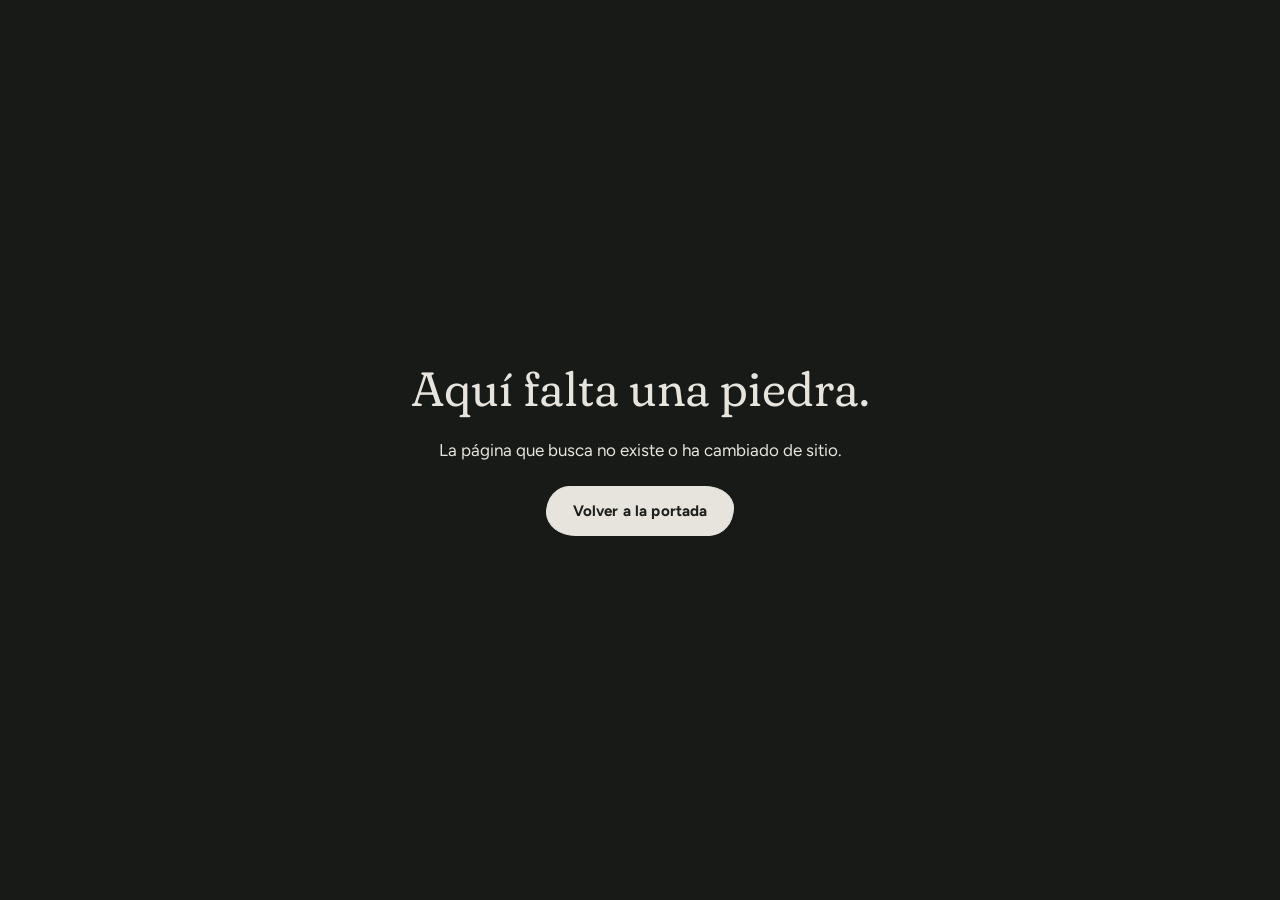
<file: 404.src.html>
<!DOCTYPE html>
<html lang="es">
<head>
<meta charset="utf-8">
<meta name="viewport" content="width=device-width, initial-scale=1">
<meta name="robots" content="noindex,nofollow">
<title>Página no encontrada · Neixón Hotel Rural</title>
<link rel="stylesheet" href="https://fonts.googleapis.com/css2?family=Fraunces:opsz,wght,SOFT@9..144,300..600,100&family=Figtree:wght@400;700&display=swap">
<link rel="stylesheet" href="css/estilos.css?v=83e02af7">
<link rel="icon" href="marca/favicon.svg" type="image/svg+xml">
<style>
  body { background: var(--granito); color: var(--piedra); min-height: 100svh; display: grid; place-items: center; text-align: center; padding: 24px; }
  .no { display: grid; gap: 22px; justify-items: center; max-width: 30em; }
  .no svg { width: 180px; height: 180px; color: var(--piedra); }
  .no h1 { font-family: var(--letra-tit); font-variation-settings: 'SOFT' 100; font-weight: 360; font-size: clamp(2rem, 6vw, 3rem); line-height: 1.05; }
</style>
</head>
<body>
  <main class="no">
    <!--svg:marca/anillo.svg aria-hidden="true" focusable="false"-->
    <h1>Aquí falta una piedra.</h1>
    <p>La página que busca no existe o ha cambiado de sitio.</p>
    <a class="btn btn--claro" href="./">Volver a la portada</a>
  </main>
</body>
</html>
</file>
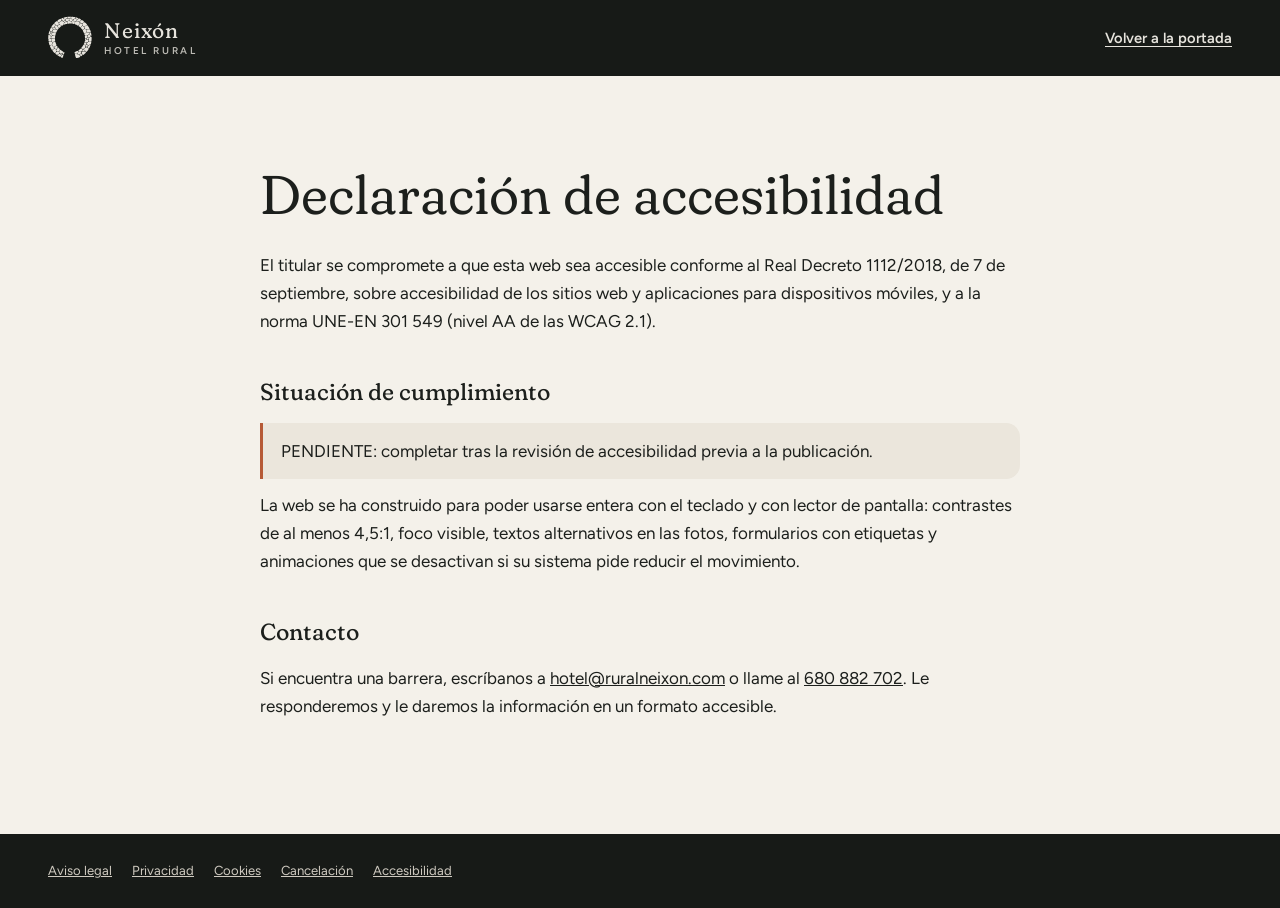
<file: accesibilidad.html>
<!DOCTYPE html>
<html lang="es">
<head>
<meta charset="utf-8">
<meta name="viewport" content="width=device-width, initial-scale=1">
<meta name="robots" content="noindex,nofollow">
<title>Declaración de accesibilidad · Neixón Hotel Rural</title>
<link rel="preconnect" href="https://fonts.googleapis.com">
<link rel="preconnect" href="https://fonts.gstatic.com" crossorigin>
<link rel="stylesheet" href="https://fonts.googleapis.com/css2?family=Fraunces:opsz,wght,SOFT@9..144,300..600,100&family=Figtree:wght@400;600;700&display=swap">
<link rel="stylesheet" href="css/estilos.css?v=83e02af7">
<link rel="stylesheet" href="css/legal.css?v=1df1e09c">
<link rel="icon" href="marca/favicon.svg" type="image/svg+xml">
</head>
<body>
<header class="legal-cab">
  <div class="env">
    <a href="index.html" aria-label="Neixón Hotel Rural, a la portada"><svg xmlns="http://www.w3.org/2000/svg" viewBox="-0.4 -10.3 955.4 955.4" aria-hidden="true" focusable="false">
<g fill="currentColor">
<path data-angulo="202.9" data-anillo="1" d="M339.4 769.3c-3.3 1.4-5.1 6.2-6.6 9.2-2.3 4.8-4.5 9.8-7.4 14.3-1.9 3-4.3 5.6-6 8.7-.7 1.3-1.7 2.7-2.2 4.1-.3 .9-.2 1.9-.4 2.9-2.5 10.4 1.1 17.1 12 18.6 2 .2 3.5 .9 5.6 .8 1.7-.1 4.8-.5 6.2-1.7 4.9-4 7.7-15.8 9.6-21.8 .9-2.6 2.1-5.2 2.7-7.9 1.7-7.6 6.9-20.2-1.8-25.4-1.9-1.2-4-2-6.2-2.1-1.7 0-3.9-.4-5.5 .3z"/>
<path data-angulo="203.2" data-anillo="0" d="M316.7 829.2c-6.1 .8-19.7 6-23.4 10.9-1.1 1.5-7.5 17.9-9.2 21.5-2.2 4.8-7.6 12-7 17.3 .8 7.1 19.5 13.7 25.5 16.1 4.5 1.8 11.1 3.7 15.5 .8 5.4-3.6 9.5-25.2 11-31.9 1.6-7 4.5-13.8 5.9-20.8 .6-2.7 1.7-6 .1-8.6-2.2-3.4-7.7-4.2-11.4-4.6-2.4-.2-4.6-1.1-7-.7z"/>
<path data-angulo="207.7" data-anillo="1" d="M299.2 804.2c-6.5 1.5-20.6 3.7-25.3 8.3-.8 .8-1.8 2-1.8 3.2 0 5.2 11 14.7 15.3 16.7 5.7 2.6 16.3-1.4 20.3-5.8 1.1-1.2 1.8-2.9 2.3-4.4 1.1-3.8 1.3-6 1-9.9-.3-5.4-1.3-8.3-7.4-8.3-1.4 0-3-.2-4.4 .2z"/>
<path data-angulo="211.2" data-anillo="0" d="M249.7 813.9c-10 .9-26.9 11.6-35.6 17.2-4.9 3.2-4.7 1.9-8.4 6.8-.5 .8-1.4 1.5-1.5 2.5-.4 2.8 7.7 7.5 9.9 8.9 11.5 6.8 23.1 13.6 34.9 20 3.9 2.1 12.8 7.6 17 7.4 9.2-.4 16.9-20.5 18.9-28 2.2-8.3-2.9-12.5-8.2-18-8.2-8.5-13.6-18.1-27-16.8z"/>
<path data-angulo="212.8" data-anillo="1" d="M266.7 724.4c-6.7 1.4-9.3 7.2-12 12.8-3.4 7.2-6 14.8-9 22.2-1.6 4.1-4.2 8.4-4.6 12.9-.4 3.3 .9 6.3 2.1 9.4 3.1 7.9 15.6 24.6 24.8 25.2 8.6 .7 20.2-5.4 29.1-6.9 5.4-.9 18.1-3.9 22.3-7.1 4.5-3.3 14.1-20 12.8-25.5-.9-3.7-6.3-7.4-9.4-9.2-10.4-5.7-20.9-12.1-30.7-18.8-3.4-2.2-6.5-5-10-7.2-4-2.5-10.2-8.8-15.4-7.8z"/>
<path data-angulo="219.7" data-anillo="0" d="M221.4 767.9c-4 .2-8.1-.1-12.2 .1-3.2 .2-6.4 .8-9.7 .9-4.8 0-10.4-.8-14.9 1.4-3.4 1.6-12.7 12.4-16.2 15.8-3.9 3.9-9.2 6.6-10.3 12.6-.7 4 1.7 7.6 4 10.6 3.6 4.6 18.3 15.9 23.7 19.2 2.8 1.8 6.5 4.2 9.9 4.5 5.9 .4 11.1-2.7 16.1-5.5 4-2.3 7.8-4.9 11.7-7.3 4.7-2.8 9.6-5.2 14-8.4 11.6-8.5 5.2-18.2 1.7-29-1.6-4.6-2.9-11.5-7.3-14.3-2.1-1.3-8-.8-10.5-.6z"/>
<path data-angulo="225.3" data-anillo="1" d="M215.2 676.2c-1.8 .5-3.2 1.5-4.6 2.6-10.3 7.9-8 19.5-12.4 24.9-6.6 8-20.2 8.8-21.2 21.1-.1 1.1-.7 2.2-.9 3.3-.5 2.7-.3 6-.1 8.8 .1 1.2 .6 2.2 .9 3.4 1.7 9.2 6.4 19.4 16.1 22.5 4.9 1.5 11 1.7 16.2 1 1.9-.2 3.5-.8 5.4-.8 2.6 0 5.1-.6 7.6-.9 1.8-.2 3.5 .1 5.2-.2 4-.5 10.1-2.6 13.2-5.1 3.5-2.8 5-7.8 6.7-11.9 1.7-4 3.2-8.2 5-12.1 1.5-3.4 3.3-6.6 4.5-10.2 2.4-6.7-.1-10.4-4.3-15.7-3.4-4.4-7.6-8.1-11.5-12.1-3.6-3.6-7-7.5-10.6-11.1-3.9-3.9-9.1-9.1-15.2-7.5z"/>
<path data-angulo="230.5" data-anillo="0" d="M137.2 700.2c-10.1 3.1-16.5 8.7-23.3 16.5-1.8 2-3.2 4.2-5.1 6.1-3.4 3.3-8.2 5-11.2 8.8-3.5 4.3-3.1 9 .6 13.1 8.9 9.8 17.3 19.9 26.4 29.6 6.1 6.6 12.7 13.6 21.3 16.9 1.9 .7 4.1 1.1 6.2 .6 8.2-1.9 24.7-17.8 25.8-26.4 1-7.5-3.2-14.3-4.8-21.3-.3-1.3-.9-2.7-1-4.1-.6-5.4 .9-19.9-.4-23.6-.7-2.3-2.7-4.3-4.6-5.6-.2-.1-19.2-8.4-20.9-9-2.6-1.1-6.2-2.4-9-1.6z"/>
<path data-angulo="236.0" data-anillo="1" d="M179.7 635.2c-8.1 1.1-27.6 17.4-33.8 23.3-3 3-6.6 5.5-8.4 9.5-1.6 3.4-.5 8.2 .3 11.6 4.1 15.9 16.9 22.1 31.5 26.1 1 .3 2.1 .3 3.1 .5 6.8 1.4 10.9 1.2 16.8-2.7 1.8-1.1 3.6-2.4 4.8-4.2 2.3-3.3 3.5-7.3 5.1-10.9 2.1-4.7 4.5-9.4 6-14.3 1-3.5 2.2-5.9 2.3-9.8 .4-13.1-8.7-27-22.4-28.4-1.7-.1-3.7-1-5.3-.7z"/>
<path data-angulo="242.5" data-anillo="0" d="M80.4 621.4c-10.1 .5-19.1 4.9-28.7 7.4-4.5 1.3-10.3 3.3-11.6 8.6-1.6 6.8 6.5 20.2 9.5 26.5 5.1 10.3 10.1 20.8 15.8 30.7 2.9 5.1 6.3 10 9.4 14.9 3.5 5.4 7.1 13 13.4 15.4 1.7 .7 3.5 1.6 5.3 1.5 5.9 0 14-8.4 17.6-12.6 4.4-5 14-12.8 16.5-18.2 3-6.3 1.5-14.9-.7-21.2-3.8-10.8-14.2-15.5-21-24.1-5.2-6.6-7.8-17-12.1-22.1-3.4-4-8-7.1-13.4-6.8z"/>
<path data-angulo="248.1" data-anillo="1" d="M149.7 546.9c-4.6 .4-8.7 2.4-13 3.9-8.2 3-22.6 7.6-28.2 14.2-3.2 3.7-4.8 9.3-6.7 13.6-2.6 5.7-5.9 11-8.5 16.6-2.3 4.9-6.2 12.3-5.6 17.7 .8 6.9 6.9 7.9 11.6 14.9 1.8 2.6 2.4 7.7 3.9 10.9 4.2 8.8 11.3 17 20 21.6 5 2.5 11.5 1 16-1.6 4.5-2.5 8.8-7.8 12.8-11.1 7.2-5.9 18.7-11.8 24.4-17.5 2.6-2.6 5.8-4.9 6.5-8.8 .4-1.9-.5-3.7-1-5.5-1.1-4.2-3.2-8.1-4.8-12.1-5.4-13.9-11.3-27.7-15.2-42.2-2-7.7-1.7-15.6-12.2-14.6z"/>
<path data-angulo="254.9" data-anillo="0" d="M18.7 542.2c-8.3 2.8-4.6 10.8-3.7 16.7 .4 2.7 1.3 5.3 1.9 8 1.7 8 3.9 15.8 5.9 23.8 1.4 5.3 2.6 10.7 4.6 15.9 1.8 4.8 4.4 15.2 8.9 18.1 1.8 1.1 4.6 2.3 6.8 2.2 2.9-.1 23.3-7.1 27.5-8.6 3.7-1.3 7.4-2.3 10-5.6 4.4-5.5 6-12.6 8.8-19 2.7-6.1 11.9-20.5 10.4-26.6-.8-3.6-4-6.2-6.7-8.6-1.9-1.6-4.2-2.8-6.6-3.5-4.2-1.3-9.1-3.4-13.4-3.9-4.6-.6-9.3 .5-13.9-.2-6.2-.9-12.8-3.4-18.9-5.1-4.6-1.2-17.4-5-21.6-3.6z"/>
<path data-angulo="262.0" data-anillo="1" d="M91.7 482.3c-6.5 2.2-6.3 9.1-6.8 14.7-.2 2.4-.8 4.9-.9 7.3-.1 3.3 .2 6.5-.1 9.7-.1 1.6-.7 3.1-.8 4.7-.2 2 0 4-.1 5.9-.1 1.4-.6 2.6-.8 4-.6 4.8-.6 10.4 .8 15 .8 2.9 5.6 6.4 8 8.1 3.1 2.2 13.8 6.5 17.4 6.1 1.5-.1 23.7-10.1 28.8-11.7 4.2-1.2 14.1-4.1 16.6-7.6 3.1-4.3 1.3-7 1.2-11.5-.2-4.5-1.3-8.7-1.9-13.2-.2-2.1 0-4.3-.2-6.4-.2-2.9-1.1-9.7-1.7-12.6-.9-4.6-3.9-7.6-8.5-8.6-1.5-.4-3.1-.1-4.7-.3-1.7-.1-3.4-.7-5.1-.8-2.3-.2-4.7 0-7-.1-2.5-.1-5.1-.7-7.6-.9-1.8-.2-3.7 0-5.5-.1-2.7-.3-5.3-.9-8.1-1-4.1-.1-8.9-2.2-13-.7z"/>
<path data-angulo="264.0" data-anillo="0" d="M69.4 476.2c-8.6 1.9-16.5 6.6-24.7 9.7-5.9 2.1-11.9 4.1-17.8 5.9-4.3 1.3-8.6 2-12.9 3.4-3 1-5.8 3.8-6.6 6.9-.7 2.7 .3 5.6 .4 8.3 .4 7.4 .9 19.4 6.5 24.8 2.8 2.8 11 2.9 15.1 4 3 .9 6.1 1.3 9.2 1.9 3.2 .7 6.4 1.9 9.6 2.7 2.8 .8 5.8 .9 8.6 1.5 4.3 .9 10.3 1.7 14.2-.9 4-2.8 6.1-10.7 6.9-15.2 .9-5 .9-9.9 1.1-15 .2-2.7 .8-5.3 1-7.9 .2-3.7 0-7.5 0-11.2 0-3.4 1.1-6.7 .9-10.1-.6-6.9-4.3-10.4-11.5-8.8z"/>
<path data-angulo="272.6" data-anillo="1" d="M98.4 417.2c-5.7 1.5-21.1 10.9-24.6 15.6-2.6 3.6-3.7 7.4-5.1 11.4-2.4 6.5-4 13.7 .1 19.8 2.5 3.8 7.8 6 11.6 8.2 4.7 2.6 9.9 4.5 15.2 5.6 1.9 .4 3.9 0 5.9 .3 1.4 .1 2.7 .7 4.1 .8 5.3 .6 10.7 .6 16 1.2 2.5 .2 4.9 .8 7.4 .9 6.3 .1 15.5 2 20.2-1.8 3-2.4 2.7-8.9 2.8-12.3 .1-2.9 .7-5.8 .9-8.7 .1-2.3-.1-4.7 .2-7.1 .6-5.2 1.9-10.2 1.9-15.5 0-4.1-1.9-8.1-5.9-9.7-3.3-1.3-18.9 .1-24.7-1-7.4-1.4-19.2-9.4-26-7.7z"/>
<path data-angulo="272.7" data-anillo="0" d="M14.2 396.3c-6.3 2.3-6.6 9.7-7.1 15.4-.3 3 .1 6.1-.1 9.2-.2 2.8-.7 5.5-.9 8.3-.2 2.9-.1 5.7-.2 8.5-.3 6.8-.9 13.6-.9 20.4 0 6.1-1.8 26.6 1.7 30.5 5.6 6.1 24.7-2.3 31.4-4.9 4.9-1.8 15.7-5.1 19.2-8.6 4.9-5.1 4.5-12.5 4.7-18.9 .1-1.9 .7-3.7 .9-5.6 .7-5.5 .1-11.2-1.7-16.3-1.5-4-3.9-7.2-6.7-10.5-2.2-2.5-4.1-5.1-6.6-7.4-4.9-4.4-13.1-8.9-18.7-12.9-3.5-2.5-10.5-8.9-15-7.2z"/>
<path data-angulo="280.1" data-anillo="1" d="M65.7 356.2c-4.3 .6-7 3.9-9.4 7.2-1.5 1.8-17.4 28.7-18 30.3-.7 1.9-.7 5.7 .1 7.5 2.2 5 15.3 15 19.7 19.5 2.9 2.8 5.6 6.4 9.7 7.5 4.4 1.2 19.6-9.1 21.7-12.9 .6-1.1 .6-2.6 .5-3.9-.4-3.7-4.8-6.7-6.6-9.9-.9-1.7-1.2-3.4-1.8-5.2-2.4-7.2-1.8-30.5-4-35.1-1-2.3-9.5-5.4-11.9-5z"/>
<path data-angulo="283.2" data-anillo="2" d="M107.9 349.2c-5.9 1.5-21.8 14.3-23.6 20.2-1.1 3.7-.2 13.3 .3 17.4 .7 5.3 1.1 11.3 5.3 15.3 3.8 3.7 8.3 5.5 12.7 8.1 7.1 4.2 13.9 9.2 22.2 10.7 1.3 .2 2.8 .1 4.1 .2 5.2 .5 8.7 1.3 14.2 .8 2.3-.2 4.5-.9 6.8-.9 4.5-.2 7.8-1.9 9.7-6.2 1.9-4.7 3.5-16.4 4.6-21.9 .8-4.2 1.9-8.4 3-12.5 1.3-5.2 4.3-11.1 2.8-16.6-1.2-4.5-8.8-5.6-12.8-5.8-1.8-.1-3.2-.7-4.9-.9-8.7-1.1-17.5-1.8-26-4.3-4.6-1.4-13.8-4.8-18.4-3.6z"/>
<path data-angulo="284.3" data-anillo="0" d="M36.4 314.2c-5 1-6.9 6.5-8.5 10.8-3.1 8.4-5.8 16.9-8.1 25.6-.5 2.2-1.4 4.4-1.8 6.5-.6 4.1-2.1 10.2-3.2 14.2-2.3 9.3-4.3 20 8.5 21.8 2.1 .3 4.4 .4 6.5-.3 7.4-2.5 17.7-22 21.4-29 1.7-3.2 4.4-6.3 4.8-10 .2-1.2 .8-2.2 .9-3.4 .6-4.5 .5-17-1.4-20.9-1.8-3.7-5.1-5.9-7.9-8.7-2.7-2.9-6.6-7.6-11.2-6.6z"/>
<path data-angulo="288.4" data-anillo="1" d="M94.7 318.4c-1.7 .3-3.6 .4-5.2 .8-5.8 1.6-20.1 7.3-24.4 11.2-2.7 2.5-3.7 5-3.7 8.7 0 2 .1 4.7 .9 6.5 1.8 4.2 9.1 7.2 13 8.8 2.7 1.1 7.2 1.2 10 .5 5.5-1.4 15-7.6 18.9-11.6 4.4-4.5 2.7-9.4 1-14.8-1.4-4.2-1.7-8.5-6.8-9.7-1.2-.3-2.4-.5-3.7-.4z"/>
<path data-angulo="294.6" data-anillo="0" d="M73.4 234.2c-6.2 1.8-9.9 8.8-12.6 14.2-6.1 11.7-12.4 23.3-16.9 35.8-1.9 5.4-6.6 13.4-5.8 19.3 .5 3.5 4.1 6.5 6.6 8.7 3.6 3.2 12.7 10.9 17.4 11.7 2.5 .4 4.9-.3 7.2-1.2 5.2-2.1 11.6-3.5 16.2-6.8 8.2-6 11.7-16 15.8-24.8 1.7-3.6 3.7-7.2 4.9-11 .9-2.9 1.5-6.4 .6-9.5-1.8-6.6-15.5-22.5-20.6-27.9-3-3.2-7.7-10.1-12.8-8.5z"/>
<path data-angulo="295.3" data-anillo="1" d="M154.4 276.4c-3.8 .3-9.7 .3-13 .7-1 .1-2 .6-3.1 .8-4.9 .8-9.7 1.9-14.6 2.9-5.2 1.2-12.2 2.6-15.9 7-3.4 4-4 9.6-4 14.6-.1 2.7-.2 5.7 .5 8.3 .5 1.5 .5 3 .9 4.4 .8 3.5 6.7 21.1 8.1 24.2 .5 1.2 1.4 2.4 2.3 3.3 4.1 4.6 16.3 7.2 22.3 8.3 1.4 .2 2.8 .1 4.1 .3 3.1 .6 6.2 1.5 9.3 1.8 1.2 .1 2.2 .7 3.4 .9 4.2 .7 13.1 2 17 .8 7.7-2.4 9.7-8.7 12.6-15.3 4.1-9.2 8.6-18.3 13.2-27.3 3-5.9 7.6-12.8 4.2-19.5-1.8-3.5-8.6-5.4-12-6.7-9.4-3.5-25.3-10.2-35.3-9.5z"/>
<path data-angulo="301.4" data-anillo="1" d="M137.4 237.2c-6.1 1.4-21.3 6.8-26.2 10.2-1.6 1.1-3.2 2.8-3.9 4.5-5.1 11.5 7.4 23.2 18.6 23.1 3 0 5.7-1.4 8.7-1.9 1.2-.2 2.5 0 3.7-.2 7.5-1.1 15.3-3.2 15.7-12.2 .4-9.3 1.6-23.7-11.4-23.7-1.7 0-3.5-.2-5.2 .2z"/>
<path data-angulo="306.3" data-anillo="0" d="M128.9 158.2c-5.5 1.1-8.8 6.9-12.4 10.5-10.7 10.7-19.4 23.1-28.6 35-2.5 3.2-9.5 12.8-9.9 16.7-.2 1.7-.3 3.8 .2 5.5 .5 1.3 1.6 2.2 2.4 3.4 3.5 5.4 8.1 12.5 14.7 14.5 4 1.2 8.2 .5 12.3 .1 4-.3 7.8-3 11.3-4.7 4.6-2.2 10.4-3.5 14.3-6.9 6.5-5.7 10.6-20.6 15-28.7 2.3-4.3 8.9-12.5 9-17 .2-7.8-5.8-12.7-11.2-17.2-2.8-2.3-5.4-4.8-8.5-6.7-2.3-1.5-5.6-5-8.6-4.5z"/>
<path data-angulo="307.9" data-anillo="1" d="M168.7 190.9c-3.4 .2-6.3 2.7-8.9 4.6-4.6 3.4-9.7 10.6-11.6 16.1-.8 2.2-.9 4.4-1.3 6.7-.8 4.6-1.5 5.8 .2 10.5 1.7 4.7 7.8 6.9 9.6 12.2 .3 .8 .3 1.7 .5 2.6 .3 1.2 .7 2.1 .8 3.4 .1 2.5 .5 4.9 .7 7.4 .3 4.5-.7 9.4 1.9 13.3 2.2 3.3 7.2 5.2 10.7 6.5 7.4 2.9 14.8 5.7 22.1 9 3.1 1.4 8.2 5.4 11.2 5.8 1.5 .2 3.3 .4 4.8-.2 5.2-2.2 13.9-15.9 18.1-20.7 2.3-2.6 6.5-6.2 6-10.2-.7-5.3-11.7-16-15.2-20.9-1.9-2.6-4.3-4.9-6.1-7.5-4.6-6.8-7.4-15.3-13.2-21.2-4.1-4.3-10.3-7.2-15.3-10.3-3.9-2.4-10.4-7.3-15-7.1z"/>
<path data-angulo="317.8" data-anillo="0" d="M194.1 97.9c-4 .2-12.7 7.2-16.3 9.8-10.6 7.3-34.3 27.8-41.1 38-4.8 7.3 3.2 12.7 7.7 17.2 3 3 6.4 5.1 9.6 7.7 1.6 1.4 3 3 4.6 4.4 8.9 7.3 19.1 14.7 29.3 20.1 6.7 3.6 14.4 3.2 20.9-.7 1.3-.8 2.2-2 3.5-2.9 3.8-2.5 7.6-5 11.4-7.4 3.6-2.2 11.3-5.9 13.1-9.8 .5-1.2 1.1-2.9 1.2-4.3 0-.3-1.9-13.3-2.1-14.6-1-5.4-1.6-11.2-4.9-15.8-3.5-4.8-9.2-7.8-12.5-12.9-4.9-7.5-7.7-17.1-12.3-23.7-2.8-4-7.3-5.4-12.1-5.1z"/>
<path data-angulo="317.9" data-anillo="1" d="M247.2 178.6c-4.6 .7-8.9 3.1-13 5-4.9 2.2-8.1 4.2-12.6 6.9-9.6 5.9-16.5 11.4-11.9 23.7 1.1 2.9 2.1 5.7 3.6 8.4 2.9 4.9 11.3 16.3 15.3 20.5 2.5 2.8 4.3 6.5 8.1 7.8 4.3 1.4 7.4-1.5 10.2-4.3 5.2-5 10.8-9.7 16.3-14.5 4.5-3.9 8.7-8.1 13.3-11.9 3.3-2.7 13.6-10.1 15.4-12.6 3.7-5.1-.4-7-4.6-9.2-8.7-4.6-17.7-8.4-25.9-13.8-4.1-2.7-8.8-6.8-14.2-6z"/>
<path data-angulo="329.0" data-anillo="0" d="M274.4 49.2c-4.8 .9-12.3 5.2-16.9 7.5-9.8 4.7-30.2 15.4-38 22.3-3.2 2.9-11.1 8.1-12.3 12.4-.9 3.5 2.1 8.2 3.5 11.4 4.1 9.4 8.8 22.9 18.4 27.8 12.7 6.4 21.9-10.6 30.3-17.4 6.5-5.2 14.2-8.7 21.3-12.8 18.7-11 12.3-19.9 6.3-35.8-2.1-5.6-4.1-17.1-12.6-15.4z"/>
<path data-angulo="330.7" data-anillo="1" d="M301.2 97.1c-11.5 2.3-29.3 12.1-38.3 19.6-3.8 3.1-7.1 7-10.6 10.5-4.1 4.2-12.1 12.5-12.3 18.5-.1 3.5-.8 7.2 .2 10.7 1.3 4.6 4.1 9.1 7.4 12.5 5.6 5.6 23.2 16 30.6 20 4.8 2.6 11.9 7.9 16.8 9.1 2.1 .5 6 2.2 8.1 1.9 7.8-1.1 20.5-10 27.3-14.3 3.9-2.5 7.6-5 9.3-9.5 1.6-4.2 1-8.6 1.4-13 .3-4.2 1.9-11.1 3.5-15 2.8-6.5 3.3-6.7 4.6-13.8 .2-1.3 .7-2.5 .5-3.8-.7-4.3-3.4-7.7-5.7-11.2-1.7-2.7-3.3-5.9-5.6-8.2-1.6-1.7-3.7-2.8-5.6-4.1-8.3-5.4-21.5-11.8-31.6-9.9z"/>
<path data-angulo="339.6" data-anillo="0" d="M312.8 90c8 5.1 10.2 6.9 19.5 9.2 1.2 .2 2.2 .8 3.4 .8 7.2-.2 12.2-5.5 17.9-8.9 6.5-3.8 18.5-4.8 20.3-12.2 .4-1.9 .1-4.1 .1-6-.1-2-1-4.7-2.2-6.4-.9-1.4-2.3-2.7-3.7-3.6-3.1-2.1-17.4-8.8-20.6-8.9-2.8-.1-8.6 3.2-10.9 2.1-1.1-1.6-.3-4.2-.8-6.1-1.1-5-4.4-15.9-9.1-18.4-3.4-1.8-7.2 .5-10.5 1.4-5.6 1.3-22.5 9.4-26.1 13.5-1.7 1.9-2.4 4.2-2.7 6.7-.5 4.5 2.4 9.3 4.4 13.1 1.8 3.4 3.3 7.2 5.5 10.3 3.4 5 10.4 10.1 15.5 13.4z"/>
<path data-angulo="343.0" data-anillo="2" d="M375.9 87.2c-9.7 1.1-23.3 7.6-30.1 14.5-1 1-2.2 2-2.6 3.3-1.4 4.6 4.3 13 6.8 16.7 2 3.1 4.7 6.7 8.8 6.3 3.3-.4 9.3-5.9 12.7-7.6 2.5-1.3 5.2-2.5 7.9-3.2 3.3-.9 6.9-.8 9.8-3.1 1.2-1 2.8-2.9 2.7-4.6-.1-2.2-1.8-4.5-2.7-6.4-2.5-4.9-6.2-16.8-13.3-15.9z"/>
<path data-angulo="343.5" data-anillo="2" d="M384.2 120.2c-20.5 4.5-30.1 15.3-37.6 34.2-1.1 2.6-1.5 5.9-1.6 8.7-.1 4.1-2 10 1.4 13.3 1.8 1.8 6.4 .7 8.5-.1 7.2-2.5 14.6-4.7 21.9-7 6-2 12.4-3.2 18.6-4.5 2.1-.4 4.2-1.2 6.3-1.7 4.5-.9 9.4-.7 13.8-2.3 5.1-1.9 7.9-6.5 6.7-11.7-.2-1.2-.1-2.3-.4-3.4-1.4-5.9-4.3-13.9-8.3-18.5-5.7-6.6-15.5-7.2-23.4-7.2-1.9 0-4-.2-5.9 .2z"/>
<path data-angulo="347.2" data-anillo="0" d="M408.4 9.2c-.8 .1-1.6 .6-2.4 .7-1.7 .3-3.5 0-5.2 .3-2.3 .3-4.6 1.2-7 1.7-1.4 .2-2.8 0-4.2 .2-2.4 .4-4.8 1.2-7.2 1.7-1.2 .3-2.3 .2-3.4 .4-4.4 .9-8.7 2-13 3-3.5 .7-6.9 2.1-10.4 2.7-3.9 .7-20.3 5.3-22.3 8.3-1.3 2.1 .5 5.6 1.5 7.6 3.2 6.7 8.4 11.4 15.1 14.6 6.7 3.2 18.7 8.2 26.2 7.2 5.4-.7 10.1-4.2 14.9-6.3 3.1-1.3 6.3-2.2 9.5-3.2 5.6-1.6 16.7-6.6 18.3-12.8 .5-2 .4-4.9 .1-6.9-.1-1.3-3-14.3-3.3-14.9-1.1-2.3-4.6-4.5-7.2-4.3z"/>
<path data-angulo="351.5" data-anillo="1" d="M426.4 42.4c-5.2 .5-9.7 4.2-14.3 6.5-5 2.3-10.2 4.5-15.5 5.9-2.3 .6-4.7 .6-6.9 1.6-3.8 1.7-10.9 7.8-11.6 12.1-.3 1.5-.3 3.6 .1 5.1 1.9 6.9 9.1 17.3 12.7 23.9 1.7 3.3 2.9 7.5 6 9.9 3 2.4 9.2 3.5 12.9 2.3 4.5-1.4 8.5-4.3 12.7-6.4 4-2.1 8.3-3.6 12.6-5.1 4.2-1.4 11.9-1.5 15.2-3.8 3.5-2.4 5.6-7.2 5.7-11.3 .1-1.5 .5-3 .5-4.6-.1-7.7-1.8-21.3-7.7-26.7-3.5-3.3-7.7-4.4-12.1-6.1-3.1-1.2-6.8-3.6-10.3-3.3z"/>
<path data-angulo="357.7" data-anillo="0" d="M456.4 4.1c-4.3 .4-8.6 .6-12.8 .9-3.9 .3-7.7 1-11.6 1-3.7 0-8.7-.5-11.3 2.9-2.2 2.9 0 12.3 1 15.6 .9 2.8 1.9 5.4 3.9 7.6 3.8 4.2 14.6 8.2 20.1 10.1 1.8 .6 8.8 2.7 10.3 2.6 2.5-.3 5.2-2.4 7.4-3.7 6-3.7 12.5-5.5 19.1-7.9 1.3-.4 2.6-.6 3.8-1.2 7-3.5 13.7-11.9 16.9-18.9 2.2-4.6-2.4-8.7-6.8-9-7.6-.4-32.9-.7-40 0z"/>
<path data-angulo="358.6" data-anillo="2" d="M452.1 99.2c-9.3 .8-18.1 3.1-26.2 7.9-2.1 1.3-4.2 2.3-5.8 4.4-1.7 2.4-2 4.5-2.4 7.3-.3 1.4-.7 2.8-.6 4.2 .5 6 6.5 13.4 7.8 20 .3 1.2 .8 2.4 1 3.6 .6 3.1 .2 7.8 3.2 9.9 2.2 1.5 15.2-.4 18.2-1.1 7.8-1.5 30.3-2.7 38.3-2.1 2.4 .2 4.8 .6 7.2 .7 3.1 .1 6.2-.2 9.3 .2 4.8 .6 10.1 2.2 14.6-.8 3.2-2.1 3.8-6.9 3.8-10.4 0-8.1-2-12.8-4.3-20.2-.6-1.9-.9-4-1.6-5.9-1.7-4.2-2.1-9-6.4-11.5-5.2-3.1-17.2-1.2-23.6-1.4-1.7-.1-3.2-.6-4.9-.9-1.3-.2-2.8 .1-4.1-.2-8.6-1.8-14-4.6-23.5-3.7z"/>
<path data-angulo="2.8" data-anillo="1" d="M477.7 39.2c-7.1 1.5-15.1 5-18.3 12-1.7 3.6-.9 7.9-.5 11.6 .8 7.2 1.7 18.9 4.6 25.4 2.5 5.5 4.5 7.4 9.9 9.9 1.5 .7 3.2 1.6 4.8 1.8 2.7 .4 5.8 .1 8.5 .1 2.4 0 4.9 .2 7.2-.1 3-.4 5.9-1.5 8.8-1.8 5.3-.7 12.3-.2 17.5-1.3 11.1-2.1 19.5-10 24.3-20.1 1.6-3.5 4.4-9.1 1.1-12.5-3.3-3.4-9.6-2.5-13.9-2.8-9.9-.6-20.1-3-28.5-8.7-7.4-5.1-8.7-13.7-20.6-13.7-1.6 0-3.3-.2-4.9 .2z"/>
<path data-angulo="8.6" data-anillo="0" d="M514.9 5.2c-1.9 .2-4.3 .8-5.3 2.5-1 1.5-1.2 3.5-1.9 5.2-2.4 5.6-5.8 10.4-9.4 15.3-1.8 2.3-3.8 5.1-3.1 8.2 1.2 5.3 10.8 11.2 15.2 14.4 9.8 7.1 20.1 7.2 31.8 7.2 3 0 6.5 .4 9.4-.1 6.1-1.2 11.7-4.3 17.6-6.1 6.5-2 14.1-4.6 18.9-9.8 4.1-4.5 5.5-14.7 2.9-20.1-.9-1.9-2.9-4-4.6-5.2-3-2.1-7.3-2.2-10.7-3.3-5.7-1.6-11.6-1.8-17.4-2.7-2.8-.4-5.6-1.1-8.4-1.5-1.3-.2-2.6-.1-3.9-.3-1-.2-2-.7-3.1-.8-1.6-.2-3.2 0-4.7-.2-3.6-.4-21.1-2.9-23.3-2.7z"/>
<path data-angulo="12.5" data-anillo="2" d="M530.9 97.2c-21.1 6.1-8.5 23.9-6 36.6 .8 4.4-.6 8.4-1 12.7-.1 2.2-1.3 6.4 .5 8.2 1.2 1.1 6 2.8 7.7 3.1 1.8 .3 3.8 0 5.7 .4 4.3 .7 8.5 1.9 12.8 2.6 2.8 .6 5.7 .8 8.5 1.4 4 .8 8 2.3 12.2 2.4 2.9 .1 6.7-1.9 7.6-4.7 1.4-4.7 .7-9.3 1.1-14.1 .2-1.2 .7-2.2 .9-3.4 .7-4.8 1.1-9.8 2.3-14.5 1-4.3 3.2-11.2 .8-15.2-2.1-3.4-7.4-5.4-11.1-6.5-5.9-1.7-13.2-2-17.9-3.5-8.4-2.6-9.5-5.7-19.4-5.7-1.5 0-3.2-.2-4.7 .2z"/>
<path data-angulo="16.0" data-anillo="1" d="M588.2 50.2c-19 4-34.4 13-41.8 31.6-.8 2-2.2 5.3-2.1 7.4 .2 1.6 1.4 2.9 2.4 4 6.9 7.4 17.2 6.8 26.3 9 4.5 1.1 10 3.3 14.4 3.8 2.8 .4 5.5 1.4 8.4 1.4 2.4-.1 4.7-.8 7-1.3 15.1-3.3 23.2-12.3 24.3-27.8 0-1.3 .5-2.6 .5-3.9-.5-17-15.7-24.4-30.7-24.4-2.8 0-6-.4-8.7 .2z"/>
<path data-angulo="19.5" data-anillo="0" d="M602.7 19.4c-1.6 .1-3.2 .7-4.4 1.6-3.8 2.8-1.8 5.5-1.4 9.2 .5 4 .3 8.3 2.8 11.7 3.1 4.2 10 5.3 14.5 7.4 6.1 2.8 11.4 7.9 16.2 12.6 2.1 2.1 5.9 5.5 9.1 5 3.3-.4 7.4-5 10-7.1 1.5-1.2 10.7-11 11.3-12.3 1-2 1-6-.3-7.9-2.4-3.4-12.6-6.5-16.6-8.2-6.7-2.8-14-5.4-21-7.2-2.1-.6-4.3-.9-6.4-1.5-2.1-.6-12.4-3.4-13.8-3.3z"/>
<path data-angulo="26.4" data-anillo="1" d="M623.2 105.4c-5 .7-10.1 1.4-14.9 2.8-1.6 .5-3.2 1.2-4.8 1.7-3.3 .9-7.4 1.1-10.1 3.3-4.5 3.7-5.5 10.3-6.5 15.6-1.9 10.6-3.8 21.1-3 32 .8 11.4 7 11.5 16 15.4 10.5 4.5 21.3 8.5 31.2 13.9 3.5 1.9 15 8.5 18.2 8.9 6.7 1 12.6-7 15.7-12.1 5.9-9.7 13.5-18.7 20.5-27.7 3.1-4.1 8-10.4 8.1-15.8 0-1.9-.8-3.9-1.4-5.7-2.5-7-8.3-10.6-13.9-15-13.4-10.4-29.2-16.3-46.1-17.1-2.9-.1-6.1-.6-9-.2z"/>
<path data-angulo="26.9" data-anillo="0" d="M674.2 46.2c-8.5 2.4-19.7 15-26.8 20.7-6.8 5.6-13.8 8.2-16.5 17.4-1.1 3.8-4 8.4-1.8 12.1 2.6 4.4 6.5 3.6 10.5 5 2.7 .9 5.5 1.1 8.3 1.7 3.2 .8 6.3 2 9.4 3.1 5.1 1.8 9.9 4.9 15.1 5.9 1.1 .2 2.1 .7 3.2 .8 2.5 .3 4.6-.1 6.9-.8 6.4-1.7 8.1-5.7 11.7-10.7 2.4-3.2 5.4-6.2 8.4-9 3.9-3.7 12.5-9.6 14.9-14 3.1-5.8 .4-9.9-4.1-13.6-7.5-6.1-16.9-9.7-25.4-14.2-3.7-2.1-9.5-5.6-13.8-4.4z"/>
<path data-angulo="36.4" data-anillo="0" d="M730.4 77.2c-5.1 1.4-9.9 5.6-14 8.7-8 6-21.4 16.4-23.3 26.6-.6 3.4 .3 6.4 .8 9.6 .7 4.1 2.9 7.7 5.4 10.8 1.4 1.7 2.5 3.4 4.1 4.8 6.2 5.5 16.6 8.1 24.3 10.5 4.8 1.4 11.8 3.5 16.8 1.4 4.3-1.8 8-5 12-7.4 6.3-3.8 12.8-7 18.9-11 2.8-1.8 8.8-3.8 10.3-6.7 1.9-3.7-1.4-9.5-3.9-12.1-10.7-11-23.4-19.3-35.9-28.1-3.5-2.5-11-8.3-15.5-7.1z"/>
<path data-angulo="39.6" data-anillo="1" d="M706.2 149.2c-8.1 1.8-12.6 7.8-17.7 13.7-7.1 8.3-13.5 17.1-20 25.9-1.9 2.6-4.2 4.9-5.8 7.6-1.7 2.8-3.8 5.2-2.6 8.8 1.4 3.9 6.4 6.2 9.6 8.4 6.7 4.5 14.2 9.6 20.3 14.9 3.9 3.5 8.5 11 13.9 11.5 10.7 1 14.8-17.4 20.5-23.9 4.7-5.3 11.3-7.9 16.1-12.8 2.5-2.7 3.5-7.4 2.8-11-1.4-7.3-.3-18.6-2.5-25-1-3-2.6-5.8-5-7.9-5.4-4.9-22.4-11.8-29.6-10.2z"/>
<path data-angulo="46.9" data-anillo="0" d="M792.2 127.9c-6.5 .4-12.5 5.2-18 8.3-5.5 3.2-19.7 11.7-23.1 16.3-1.8 2.6-2.5 5.1-3.3 8-1.8 7.1-1.8 7.2-1.8 14.8 0 5 .1 11.5 2.2 16.1 4.1 8.8 9.7 11.9 17.4 17 9.7 6.4 16.9 13 28.9 6.9 8.6-4.4 15.4-11.8 24.1-16.1 5.6-2.7 22.3-7.4 25.4-9.7 4.9-3.7 5.1-9.2 1.4-13.7-10.1-12.3-23.6-28-35.7-38.4-5-4.2-10.5-10-17.5-9.5z"/>
<path data-angulo="51.4" data-anillo="1" d="M743.9 208.2c-2.9 .6-5.9 2.4-8.3 4.1-10.4 7.3-9.7 10.2-16.2 19.7-2.6 3.8-6.9 8-7.2 12.8-.1 2.9 2.3 5.6 3.7 7.9 1.9 3 4.6 5.3 6.9 7.9 2.9 3.1 5.4 6.4 8.1 9.6 1.2 1.5 2.7 2.8 3.9 4.3 3.7 4.7 9 13.5 14.3 16.2 2.8 1.3 7.2-.2 9.8-1.5 5.5-2.8 10.3-8.9 15.3-12.8 4.3-3.4 11.4-6.8 13.5-12.2 1.5-4.1 1.8-13.9 1.2-18.3-.2-1.2-.8-2.3-.9-3.6-.7-7.7-9.3-18.3-15.3-22.9-3.4-2.6-7.2-4.6-10.9-6.7-5.6-3.2-11.1-6-17.9-4.5z"/>
<path data-angulo="58.0" data-anillo="0" d="M850.4 192.4c-8.4 2.2-21.4 6.1-29 10.2-6.5 3.5-13 9.4-20.3 13.8-5.2 3.1-16.6 6.2-13.5 14.1 2.3 5.7 6.1 10.7 8.1 16.6 .9 2.4 .8 5.4 1.5 7.9 1.8 7.4 6.2 14.6 13.4 17.7 6.1 2.6 13.5 2.8 20.1 2.2 3.2-.2 4.5-.8 8.3-.9 1.9-.1 3.7-.4 5.6-.5 6.3-.1 12.6 .3 18.8 .4 7.4 .2 14.7 .1 22.1 .1 5.9 0 13.7-.8 15.3-7.9 .9-3.6-3.4-10.2-5-13.6-5.8-12.2-12.9-24.1-20.4-35.3-2.7-4-6-7.9-8.3-12.2-2.7-5-10.2-14.2-16.7-12.6z"/>
<path data-angulo="65.1" data-anillo="1" d="M795.7 273.4c-3.9 .5-8.1 .5-11.8 1.9-7.8 3.1-13.3 10.1-19.4 15.6-3.6 3.3-8.6 5.3-9.4 10.9-.9 6.2 4.3 13.1 7.1 18.3 5.1 9.7 9.8 19.9 13.6 30.2 2.3 6.3 3.5 13.6 8.7 18.3 4.6 4.2 11.8 2.4 16.7-.2 4.3-2.4 8.5-4.5 12.4-7.6 6.8-5.4 18.6-20.5 22.1-28.5 1.6-3.7 2.6-8 3.2-11.9 .2-1.3 0-2.5 .2-3.7 .3-1.6 .9-3 .9-4.7 0-2.2 .7-4.1 .9-6.3 .7-5.7 .8-15.2-2.1-20.2-1.3-2.3-3.2-4.3-5.8-5.2-2.2-.8-11.5-1-14.5-1.4-3-.4-6.1-1.2-9-2.2-4.3-1.3-9.3-3.9-13.8-3.3z"/>
<path data-angulo="69.3" data-anillo="0" d="M895.9 277.4c-7.7 1.9-26 .1-35.3 .6-3.7 .2-11.1 .9-13.2 4.4-2.2 3.7-.6 15.8-1 20.7-.7 9.1-6.4 26.6-2 34.4 1.9 3.4 8.7 5.8 12.4 6.4 4.6 .8 15.3 .3 20.3 0 8.7-.5 14.9 1 23.2 3.3 1.9 .6 4 1.4 6 1.7 3 .5 6.4 .1 9.5 .1 4.4 0 11.4 1.4 13.9-3.4 2-3.9-.7-11-1.7-14.9-2.5-9.9-6.6-19.5-9.8-29.2-2-5.7-5.1-15.8-8.7-20.4-2.6-3.3-9.7-4.6-13.6-3.7z"/>
<path data-angulo="76.4" data-anillo="1" d="M835.2 345.2c-4.3 1.3-6.6 6.2-9.3 9.3-2 2.4-4.4 4.7-6.7 6.8-5.9 5.3-13 8.2-20 11.7-2.6 1.3-7.4 2.7-9.2 4.9-.8 1 .3 10.3 .6 12.1 .6 2.9 .6 6.3 2.2 8.9 6.5 10.8 21.5 7.9 31.8 7.2 3.2-.2 6.5-.1 9.7-.1 2.4 0 8.3 .6 10.5 1.2 2.2 .5 4.4 1.4 6.6 1.7 3.4 .5 7.8 .9 11.2-.2 10.8-3.2 18.3-12.8 24.7-21.4 2.3-3.1 5.1-6.3 6.5-9.9 1.5-3.9 2.2-8.2 2.2-12.4 0-3.6-1.1-7.3-3.2-10.2-1.7-2.4-3.6-4.3-6.4-5.4-6.5-2.6-20.9-.5-28.5-1.5-.9-.1-1.7-.6-2.6-.8-5.2-1.1-15.1-3.4-20.1-1.9z"/>
<path data-angulo="79.4" data-anillo="0" d="M916.9 352.9c-3.8 .2-13.7-.6-16.3 2.3-1 1.2 .4 9.9 .4 12.1 0 6-3.7 12-5.7 17.6-1.7 4.9 3.2 8.7 6.3 11.3 6.7 5.6 13.7 10.8 20.5 16.1 1.9 1.4 4 2.3 5.7 4 .8 .8 1.6 1.8 2.6 2.4 3.3 1.9 11.5 3.2 12.5-2.2 1.2-6.1-2.4-22.3-2.9-29.5-.1-1.2-.6-2.2-.9-3.4-.2-1.1 0-2.2-.2-3.4-.5-2.5-1.3-5-1.7-7.5-.6-3-.7-6.2-1.4-9.2-2.3-8.4-11-11.2-18.9-10.6z"/>
<path data-angulo="84.4" data-anillo="0" d="M888.7 397.2c-3.9 1.3-7.3 4.7-10.7 7-11.5 7.7-18.1 10.9-18 26.2 0 2.9 .5 10.8 2 13 1.5 2.1 3.7 3.5 6.1 4.3 1.7 .6 11.6 2 14.1 2.4 2.3 .4 4.6 1.5 7 1.8 1.5 .2 3.1 .1 4.7 .1 6.9 0 16.1-3.8 21.5-8.1 1.9-1.4 3-3.1 4.3-5 3.3-4.7 6.1-9.1 4.7-15.1-1.2-4.9-4.5-6.8-8-9.9-5.7-5.1-11.5-10.3-17.7-14.6-2.7-1.9-6.8-3.1-10-2.1z"/>
<path data-angulo="85.4" data-anillo="1" d="M821.4 410.1c-2.8 .3-14.5 .7-16 1.4-6.7 3-5.7 9.7-5.4 15.5 .1 3-.2 6 .1 9 .2 2.7 .9 5.2 .9 7.9 0 3 .8 5.8 .9 8.8 .4 6.9-1.4 14.8 5.6 19.1 3.1 1.9 13.7 1.7 17.4 1.1 1.1-.1 2-.7 3.1-.9 4.2-.8 10.7-5.2 13.6-8.2 2-1.9 3.6-4.3 5.5-6.4 2.4-2.6 5.5-5.3 6.7-8.7 1.6-4.5 1.2-9.3 1.2-14 0-5.6 .9-12-2.1-17-4.7-8.1-23.1-8.5-31.5-7.6z"/>
<path data-angulo="91.3" data-anillo="1" d="M875.4 453.8c-11.3 1.2-26 7.6-33.4 16.5-1.2 1.4-2.4 3.2-2.9 5.1-1.1 4.9 1.6 18 6.1 20.9 2.8 1.9 7 1.2 10.2 .9 6.2-.7 18.5 1.9 22.9-3.1 2.6-2.9 3.6-10.3 5-14.1 1.2-3.5 2.6-7 3.9-10.4 2.9-7.8 5.1-14.9-6.2-15.6-1.8-.1-3.8-.3-5.6-.2z"/>
<path data-angulo="94.1" data-anillo="0" d="M933.7 442.6c-10.6 1.6-29.8 10.2-36.5 18.8-5.4 7-8.7 17.9-11 26.3-1.5 5.6 0 14.2-.5 19.3-.4 3.9-1.1 7.7-1.8 11.5-.2 .8-.7 1.6-.8 2.4-.6 3.4-.3 7.2-.1 10.6 0 1.7-.2 3.5 .1 5.2 .9 5.8 6.1 9 11.1 10.6 2.6 .8 5.1 .7 7.8 .7 9.3 0 18.4-.1 27.5-1.8 3.2-.6 7.3-.6 9.7-3.3 6.3-7.1 4.8-25 6.4-34.3 .9-5.5 .3-11.3 .6-16.9 .1-1.8 .6-3.5 .6-5.3 .4-6.4 .8-26.3 .1-32-.8-7.1-5.3-13-13.2-11.8z"/>
<path data-angulo="94.2" data-anillo="2" d="M809.2 477.2c-5.1 1-5.7 5.1-6.4 9.4-1.2 8.3-.6 7.8 .2 15.6 .2 1.9 1.2 5.4 2.8 6.5 .9 .6 2.4 .4 3.4 .5 1.7 .2 3.5 .8 5.2 .8 2.5-.1 9-2.5 11.3-3.7 7.6-3.7 10.4-4.8 10.3-13.9 0-3.2-.1-6-.9-9.1-.5-1.8-1.1-3.8-2.7-4.8-.9-.6-2-1.2-3-1.4-2.7-.5-17.6-.5-20.2 .1z"/>
<path data-angulo="100.5" data-anillo="1" d="M857.4 501.4c-5.8 1.2-11.5 2.1-17.2 3.8-5.2 1.5-10.2 3.9-15.4 5.6-7.8 2.7-15.6 4.9-20.8 11.9-3.5 4.6-4.5 13.1-6.2 18.7-.5 1.8-1.6 3.5-1.8 5.5-.3 2.7-1.3 5.7 .9 8 2.9 3.1 18.4 5.9 23 7.7 3.1 1.2 6.6 1.8 9.9 2.5 14.7 3.2 20.2 0 31.5-8.8 3.8-3 7.7-5.5 11-9.1 1.8-2 3.7-5 4.5-7.6 2.1-7 2.3-25-2-31-2.1-3.1-5.2-4.6-8.5-5.8-2.6-.9-6.2-2-8.9-1.4z"/>
<path data-angulo="105.8" data-anillo="0" d="M936.4 549.7c-3.3 .1-7.7 1.6-11.1 2.1-3.1 .4-6.3 .2-9.4 .4-2.6 .1-5.3 .6-7.9 .7-13.5 .7-20.4-2.3-34 2.8-2.5 1-4.9 1.7-7.3 3.1-7.8 4.4-22 12.1-24.5 21.1-2.5 8.9 2.6 15.5 7.2 22.2 1.2 1.7 2 3.7 3.1 5.4 1.1 1.7 2.5 3.3 3.6 4.9 1.9 2.6 4.5 4.5 7.1 6.2 4.5 3.1 12.6 6.3 18.1 5.3 7.9-1.5 13.4-7.3 20.4-10.6 2.5-1.2 5.2-1.8 7.9-2.5 3.2-.7 6.3-1.1 9.6-.6 8.4 1.2 8.8-3.9 11.3-10.2 2.9-7.2 6.6-27.3 8.1-35.6 .5-2.4 1.3-11.9 0-13.8-.5-.7-1.4-.9-2.2-.9z"/>
<path data-angulo="110.6" data-anillo="2" d="M800.1 561.9c-2.5 0-6.1 1-7.9 2.9-3.5 3.4-6.6 15.3-8.5 20.2-1.7 4.5-4.4 8.7-6.4 13.1-1.1 2.5-3.1 5.8-2.6 8.6 .6 3.5 4.2 5.7 7.3 6.9 3.8 1.5 21.8 3.5 26.4 3.4 6.7-.1 15.6-7.5 19.6-12.6 3.7-4.6 8.2-13.7 7.7-19.7-.3-3.6-1.8-6.8-3.9-9.6-5.8-7.4-13-9.2-21.8-11.3-3.3-.8-6.4-2-9.9-1.9z"/>
<path data-angulo="114.3" data-anillo="0" d="M917.2 614.7c-12.2 .7-15.2 4.7-25.1 10-4.4 2.3-9.3 3.7-12.7 7.4-2.9 3.2-4.8 7.8-6.7 11.7-4.4 9-6.5 17.8-4.6 27.8 .6 2.8 2.2 5.5 2.8 8.3 1.2 6.3 1.5 12.4 4.1 18.3 3 6.8 9.8 4.5 13.5-.2 5.4-6.7 13.6-25.8 17.5-34.4 4.2-9 12.3-27.5 15-36.5 1.4-4.5 4.4-12.9-3.8-12.4z"/>
<path data-angulo="115.0" data-anillo="1" d="M835.9 606.2c-3.3 1-8 5.9-10.8 8.3-6.5 5.7-11.7 6.2-13.3 15.7-.5 2.9-.9 5.6-.4 8.5 .4 3.2 .7 6.8 2 9.7 2.8 6.3 9.6 10.7 16.3 11.5 4.4 .6 8.9 .1 13.3 .1 2.6 0 5.1-1 7.5-1.8 8.7-2.9 14.4-7.1 17.7-15.9 1.3-3.4 3.1-7.3 1.2-10.9-2.5-4.6-8.3-6-12.3-8.8-5.4-3.9-11.8-19.1-21.2-16.4z"/>
<path data-angulo="123.8" data-anillo="1" d="M771.4 618.1c-6.6 1-8.3 8.5-11.6 13.3-2.8 4.2-5.2 8.7-8 12.9-5.9 9.1-12.3 17.9-18.8 26.6-3.1 4-8.7 8.6-8.5 14.1 .3 6.4 4.2 7.3 8.6 10.7 4.6 3.6 14.8 11 20.3 12 2.8 .5 8.3-.5 11-1.4 5.8-2.1 10.4-6.7 15.3-10.4 3.2-2.4 6.6-4.5 9.7-7 4.3-3.4 13.6-12.6 16-17.2 1.7-3.5 2.6-7.9 2.6-11.8 0-7.4-1.9-30.7-6.6-36-3.1-3.4-10.5-4.1-14.8-5-1-.3-1.8-.7-2.7-.9-3.9-.4-8.7-.4-12.5 .1z"/>
<path data-angulo="124.9" data-anillo="0" d="M838.2 665.9c-16.3 .2-24.4 8.1-35.9 18.2-3.4 3-7.1 5.7-10.6 8.7-6 5.1-12.9 8.1-14.2 16.8-.8 4.6 3.6 8 6.5 10.9 1.3 1.3 2.7 2.5 3.8 3.9 1.8 2.4 2.8 5.4 5.4 7.1 4.2 2.8 9.9 2.8 13.3 7 3.9 4.8 .2 12.9 2.5 18.5 1.8 4.7 8.3 6.6 12.2 9 3.4 1.9 8.6 5.1 12.7 3.8 4.9-1.4 11.5-9.6 14.8-13.5 9.4-11.5 18.7-23.1 26.8-35.5 1.8-2.7 4.3-8.3 2.9-11.4-1.5-3.5-6.2-5.8-8.2-10.7-2.9-6.9-3.2-16-5.7-21.1-2.9-6.1-12.5-10.3-18.8-11.5-2.3-.4-5.1-.3-7.5-.2z"/>
<path data-angulo="133.2" data-anillo="1" d="M764.7 718.2c-12 2.8-20.6 19.3-20.3 30.9 .2 8.1 5.6 12.7 13.4 13.8 2.2 .3 4.6 .1 6.8 .1 4.4 0 8.6-.1 12.9-.8 7.7-1.4 23.3-.7 23.5-12.1 0-2 .3-3.9-.7-5.8-.9-1.6-2.3-3-3.7-4.2-2.7-2.5-5.7-4.5-8.3-7.2-1.5-1.4-2.5-3.2-3.8-4.8-1.3-1.4-2.8-2.4-4.3-3.6-4.8-4.2-8.3-8-15.5-6.3z"/>
<path data-angulo="137.8" data-anillo="0" d="M799.4 765.9c-3.3 .1-6.6-.1-9.9 .2-1.7 .1-3.4 .7-5.1 .8-2.3 .2-4.5 0-6.7 .1-2 .2-4 .7-6 .8-5.7 .5-11.7 .4-17.4 .2-1.7-.1-3.2-.6-4.8-.9-1.8-.2-3.7-.1-5.5-.1-5-.1-7 0-10.4 3.9-3 3.4-2.6 7.5-2.6 11.7 0 9.3 4.7 15.3 7.7 23.6 .9 2.4 1.6 6.7 2.2 9.4 1.3 6 1.7 12.6 7.7 16 7.7 4.5 15.8 1.9 22.8-2.5 9.4-5.8 18.4-12.8 26.8-19.9 1.8-1.5 3.3-3.3 5.1-4.8 5.7-5.1 21.9-18.3 21.7-26.2-.1-4.5-5-7.7-8.6-9.3-2.1-1-4.7-1.6-7-1.9-3.8-.5-5.7-1.4-10-1.1z"/>
<path data-angulo="139.1" data-anillo="1" d="M716.4 693.2c-4.5 1.2-12 9.2-15.7 12.4-7.1 6.2-14.3 12.3-21.9 18-3.3 2.4-6.8 4.4-9.9 7-2.2 1.9-4.7 4.1-5.6 6.9-1.8 5.6 1.9 17.3 6.7 20.7 5.1 3.5 17.9 6.8 24.3 8.6 1 .3 2 .2 3 .6 5.5 1.9 14 1.7 19.2-.8 8.6-4.1 22.2-22.4 26.9-30.9 3.5-6.2 7-16.8 3.2-23.4-3.3-5.6-10.1-8.9-15.2-12.5-4.1-2.9-9.4-8.1-15-6.6z"/>
<path data-angulo="147.0" data-anillo="0" d="M718.7 806.2c-3.8 .8-6.8 3.7-9.7 5.9-8.1 6.1-15.5 12-18.7 21.9-1.3 3.8 1 7 2.9 10.1 1.9 3 11.7 12 14.6 14 2.8 1.8 6 3.2 9.1 4.3 2.9 1 7.8-1 10.6-2.2 9.3-4.1 18.8-11 13-22.4-2.8-5.5-6.8-10.2-9.2-16-1.5-3.7-1.6-8.3-3.9-11.7-1.8-2.7-5.4-4.7-8.7-3.9z"/>
<path data-angulo="148.2" data-anillo="1" d="M669.4 764.4c-1.7 .3-3.6 .8-5 1.8-7 5.1-12.4 21-15.7 28.9-1.9 4.5-4 8.9-2.5 13.8 1.5 4.9 5.5 7.9 9.2 11 5.1 4.4 10.2 7.8 16.8 9.3 1.3 .2 2.4 .8 3.7 .7 5-.3 10.4-3.8 13.9-7.2 7.1-6.9 27-21.4 30-29.7 1.3-3.7 .6-8.4-1.1-11.8-3.7-7.6-10.5-7.1-17.6-8.3-4.6-.8-14-3.5-18.7-5.1-3.4-1.1-9.4-4-13-3.4z"/>
<path data-angulo="155.7" data-anillo="1" d="M651.7 741.9c-5.1 .7-13.8 6.5-18.9 8.9-12 5.5-24.2 10.4-36.3 15.8-6.7 2.9-16.2 4.7-20 11.7-1.6 3-.1 7.5 .3 10.6 .4 2.7 .8 8.5 1.4 10.9 1.2 5.2 5.7 10.6 11.2 11.2 1.3 .2 2.6 .6 3.9 .8 2.3 .2 10.4-.6 13-.9 1.3-.2 2.5-.7 3.9-.8 8.6-.9 24.2-1.3 30.3-8.1 1.9-2.2 3-5.3 4.1-8 2.9-7.4 4.9-15.1 8.6-22.2 2.7-4.9 7.4-9.7 7.8-15.5 .4-6.3-.8-15.7-9.3-14.4z"/>
<path data-angulo="157.7" data-anillo="0" d="M616.7 813.6c-2.3 .2-4.6 .2-6.8 .5-3.7 .5-7.4 1.3-11 1.8-2.8 .4-5.5-.2-8 1.6-4 2.8-5.7 7.3-4.8 12.1 .2 1.1 .8 2.2 .9 3.4 .8 10.9 5.8 26 9.1 36.7 2.4 8 9.3 25.5 16.3 30 2.5 1.7 6.4 3.2 9.4 3.3 6.5 .2 21.5-4.8 28.2-6.9 1.9-.6 4.1-.7 5.9-1.6 12.2-5.4 24.9-9.8 36.3-17.1 1.9-1.2 4.2-2.3 5.8-4 4.5-4.7 3.6-12.5 .1-17.6-2.6-3.7-6.6-6.2-9.9-9.1-1-.9-2.2-1.5-3.2-2.3-14.3-11.5-24.8-14.2-40.6-21.7-8.9-4.2-17.4-10.2-27.7-9.1z"/>
</g>
</svg><span class="cab__nombre">Neixón<small>Hotel Rural</small></span></a>
    <a class="volver" href="index.html">Volver a la portada</a>
  </div>
</header>
<main class="legal">
  <div class="env">
    <h1>Declaración de accesibilidad</h1>

<p>El titular se compromete a que esta web sea accesible conforme al Real Decreto 1112/2018, de 7 de septiembre, sobre accesibilidad de los sitios web y aplicaciones para dispositivos móviles, y a la norma UNE-EN 301 549 (nivel AA de las WCAG 2.1).</p>
<h2>Situación de cumplimiento</h2>
<p class="aviso">PENDIENTE: completar tras la revisión de accesibilidad previa a la publicación.</p>
<p>La web se ha construido para poder usarse entera con el teclado y con lector de pantalla: contrastes de al menos 4,5:1, foco visible, textos alternativos en las fotos, formularios con etiquetas y animaciones que se desactivan si su sistema pide reducir el movimiento.</p>
<h2>Contacto</h2>
<p>Si encuentra una barrera, escríbanos a <a href="mailto:hotel@ruralneixon.com">hotel@ruralneixon.com</a> o llame al <a href="tel:+34680882702">680 882 702</a>. Le responderemos y le daremos la información en un formato accesible.</p>
  </div>
</main>
<footer class="legal-pie">
  <div class="env">
    <a href="aviso-legal.html">Aviso legal</a>
    <a href="privacidad.html">Privacidad</a>
    <a href="cookies.html">Cookies</a>
    <a href="cancelacion.html">Cancelación</a>
    <a href="accesibilidad.html">Accesibilidad</a>
  </div>
</footer>
</body>
</html>
</file>
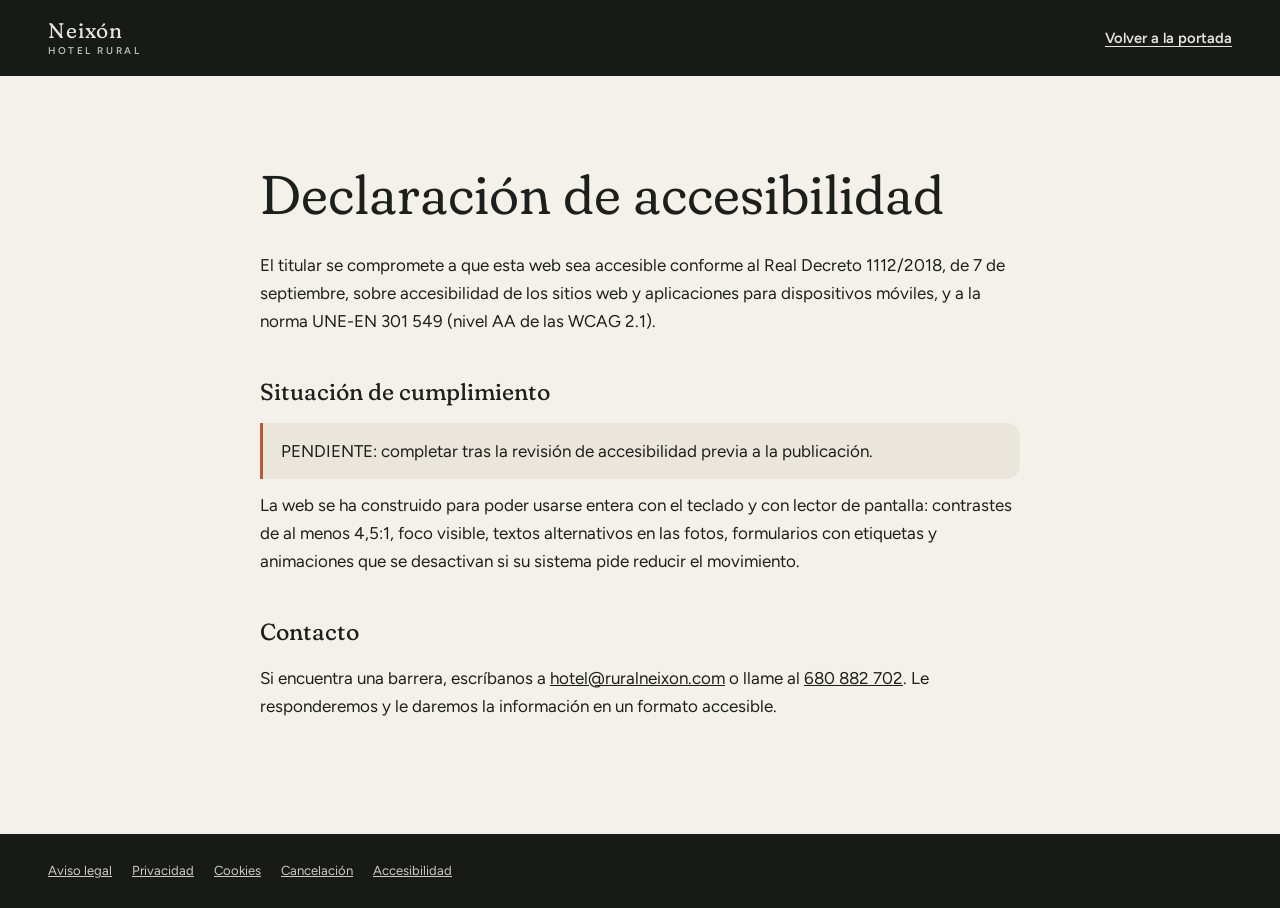
<file: accesibilidad.src.html>
<!DOCTYPE html>
<html lang="es">
<head>
<meta charset="utf-8">
<meta name="viewport" content="width=device-width, initial-scale=1">
<meta name="robots" content="noindex,nofollow">
<title>Declaración de accesibilidad · Neixón Hotel Rural</title>
<link rel="preconnect" href="https://fonts.googleapis.com">
<link rel="preconnect" href="https://fonts.gstatic.com" crossorigin>
<link rel="stylesheet" href="https://fonts.googleapis.com/css2?family=Fraunces:opsz,wght,SOFT@9..144,300..600,100&family=Figtree:wght@400;600;700&display=swap">
<link rel="stylesheet" href="css/estilos.css?v=83e02af7">
<link rel="stylesheet" href="css/legal.css?v=1df1e09c">
<link rel="icon" href="marca/favicon.svg" type="image/svg+xml">
</head>
<body>
<header class="legal-cab">
  <div class="env">
    <a href="index.html" aria-label="Neixón Hotel Rural, a la portada"><!--svg:marca/anillo.svg aria-hidden="true" focusable="false"--><span class="cab__nombre">Neixón<small>Hotel Rural</small></span></a>
    <a class="volver" href="index.html">Volver a la portada</a>
  </div>
</header>
<main class="legal">
  <div class="env">
    <h1>Declaración de accesibilidad</h1>

<p>El titular se compromete a que esta web sea accesible conforme al Real Decreto 1112/2018, de 7 de septiembre, sobre accesibilidad de los sitios web y aplicaciones para dispositivos móviles, y a la norma UNE-EN 301 549 (nivel AA de las WCAG 2.1).</p>
<h2>Situación de cumplimiento</h2>
<p class="aviso">PENDIENTE: completar tras la revisión de accesibilidad previa a la publicación.</p>
<p>La web se ha construido para poder usarse entera con el teclado y con lector de pantalla: contrastes de al menos 4,5:1, foco visible, textos alternativos en las fotos, formularios con etiquetas y animaciones que se desactivan si su sistema pide reducir el movimiento.</p>
<h2>Contacto</h2>
<p>Si encuentra una barrera, escríbanos a <a href="mailto:hotel@ruralneixon.com">hotel@ruralneixon.com</a> o llame al <a href="tel:+34680882702">680 882 702</a>. Le responderemos y le daremos la información en un formato accesible.</p>
  </div>
</main>
<footer class="legal-pie">
  <div class="env">
    <a href="aviso-legal.html">Aviso legal</a>
    <a href="privacidad.html">Privacidad</a>
    <a href="cookies.html">Cookies</a>
    <a href="cancelacion.html">Cancelación</a>
    <a href="accesibilidad.html">Accesibilidad</a>
  </div>
</footer>
</body>
</html>
</file>
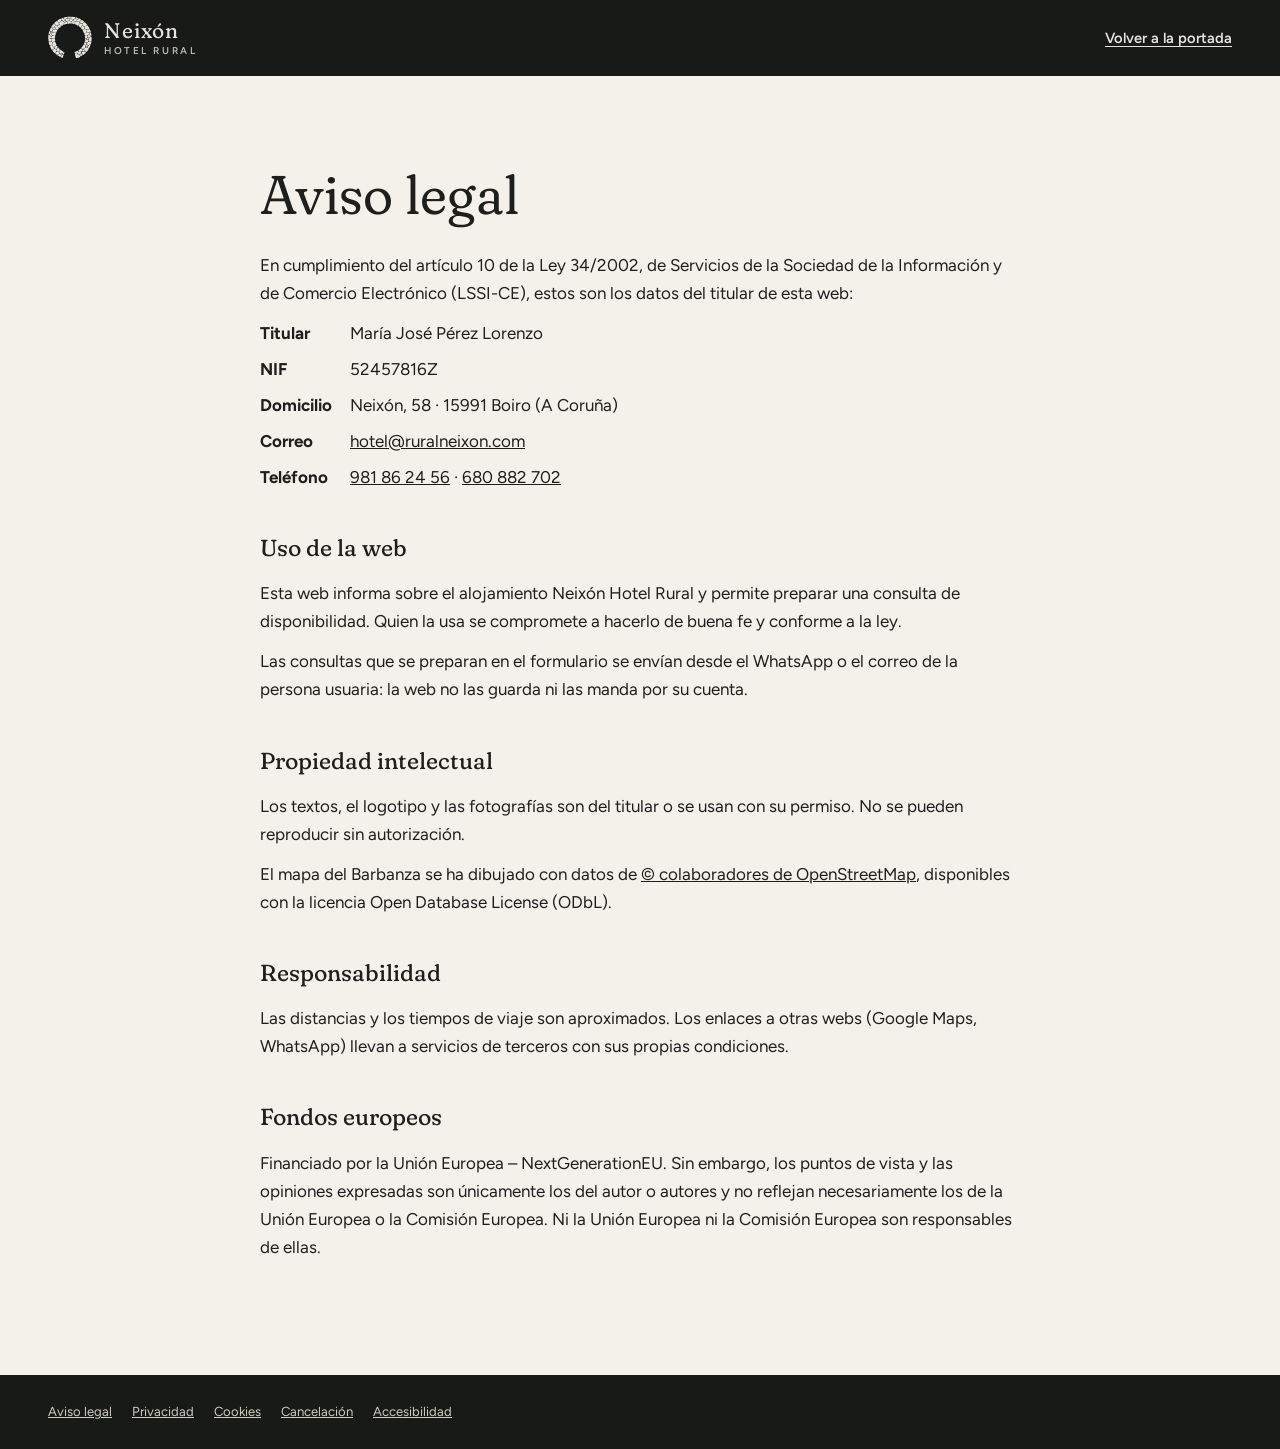
<file: aviso-legal.html>
<!DOCTYPE html>
<html lang="es">
<head>
<meta charset="utf-8">
<meta name="viewport" content="width=device-width, initial-scale=1">
<meta name="robots" content="noindex,nofollow">
<title>Aviso legal · Neixón Hotel Rural</title>
<link rel="preconnect" href="https://fonts.googleapis.com">
<link rel="preconnect" href="https://fonts.gstatic.com" crossorigin>
<link rel="stylesheet" href="https://fonts.googleapis.com/css2?family=Fraunces:opsz,wght,SOFT@9..144,300..600,100&family=Figtree:wght@400;600;700&display=swap">
<link rel="stylesheet" href="css/estilos.css?v=83e02af7">
<link rel="stylesheet" href="css/legal.css?v=1df1e09c">
<link rel="icon" href="marca/favicon.svg" type="image/svg+xml">
</head>
<body>
<header class="legal-cab">
  <div class="env">
    <a href="index.html" aria-label="Neixón Hotel Rural, a la portada"><svg xmlns="http://www.w3.org/2000/svg" viewBox="-0.4 -10.3 955.4 955.4" aria-hidden="true" focusable="false">
<g fill="currentColor">
<path data-angulo="202.9" data-anillo="1" d="M339.4 769.3c-3.3 1.4-5.1 6.2-6.6 9.2-2.3 4.8-4.5 9.8-7.4 14.3-1.9 3-4.3 5.6-6 8.7-.7 1.3-1.7 2.7-2.2 4.1-.3 .9-.2 1.9-.4 2.9-2.5 10.4 1.1 17.1 12 18.6 2 .2 3.5 .9 5.6 .8 1.7-.1 4.8-.5 6.2-1.7 4.9-4 7.7-15.8 9.6-21.8 .9-2.6 2.1-5.2 2.7-7.9 1.7-7.6 6.9-20.2-1.8-25.4-1.9-1.2-4-2-6.2-2.1-1.7 0-3.9-.4-5.5 .3z"/>
<path data-angulo="203.2" data-anillo="0" d="M316.7 829.2c-6.1 .8-19.7 6-23.4 10.9-1.1 1.5-7.5 17.9-9.2 21.5-2.2 4.8-7.6 12-7 17.3 .8 7.1 19.5 13.7 25.5 16.1 4.5 1.8 11.1 3.7 15.5 .8 5.4-3.6 9.5-25.2 11-31.9 1.6-7 4.5-13.8 5.9-20.8 .6-2.7 1.7-6 .1-8.6-2.2-3.4-7.7-4.2-11.4-4.6-2.4-.2-4.6-1.1-7-.7z"/>
<path data-angulo="207.7" data-anillo="1" d="M299.2 804.2c-6.5 1.5-20.6 3.7-25.3 8.3-.8 .8-1.8 2-1.8 3.2 0 5.2 11 14.7 15.3 16.7 5.7 2.6 16.3-1.4 20.3-5.8 1.1-1.2 1.8-2.9 2.3-4.4 1.1-3.8 1.3-6 1-9.9-.3-5.4-1.3-8.3-7.4-8.3-1.4 0-3-.2-4.4 .2z"/>
<path data-angulo="211.2" data-anillo="0" d="M249.7 813.9c-10 .9-26.9 11.6-35.6 17.2-4.9 3.2-4.7 1.9-8.4 6.8-.5 .8-1.4 1.5-1.5 2.5-.4 2.8 7.7 7.5 9.9 8.9 11.5 6.8 23.1 13.6 34.9 20 3.9 2.1 12.8 7.6 17 7.4 9.2-.4 16.9-20.5 18.9-28 2.2-8.3-2.9-12.5-8.2-18-8.2-8.5-13.6-18.1-27-16.8z"/>
<path data-angulo="212.8" data-anillo="1" d="M266.7 724.4c-6.7 1.4-9.3 7.2-12 12.8-3.4 7.2-6 14.8-9 22.2-1.6 4.1-4.2 8.4-4.6 12.9-.4 3.3 .9 6.3 2.1 9.4 3.1 7.9 15.6 24.6 24.8 25.2 8.6 .7 20.2-5.4 29.1-6.9 5.4-.9 18.1-3.9 22.3-7.1 4.5-3.3 14.1-20 12.8-25.5-.9-3.7-6.3-7.4-9.4-9.2-10.4-5.7-20.9-12.1-30.7-18.8-3.4-2.2-6.5-5-10-7.2-4-2.5-10.2-8.8-15.4-7.8z"/>
<path data-angulo="219.7" data-anillo="0" d="M221.4 767.9c-4 .2-8.1-.1-12.2 .1-3.2 .2-6.4 .8-9.7 .9-4.8 0-10.4-.8-14.9 1.4-3.4 1.6-12.7 12.4-16.2 15.8-3.9 3.9-9.2 6.6-10.3 12.6-.7 4 1.7 7.6 4 10.6 3.6 4.6 18.3 15.9 23.7 19.2 2.8 1.8 6.5 4.2 9.9 4.5 5.9 .4 11.1-2.7 16.1-5.5 4-2.3 7.8-4.9 11.7-7.3 4.7-2.8 9.6-5.2 14-8.4 11.6-8.5 5.2-18.2 1.7-29-1.6-4.6-2.9-11.5-7.3-14.3-2.1-1.3-8-.8-10.5-.6z"/>
<path data-angulo="225.3" data-anillo="1" d="M215.2 676.2c-1.8 .5-3.2 1.5-4.6 2.6-10.3 7.9-8 19.5-12.4 24.9-6.6 8-20.2 8.8-21.2 21.1-.1 1.1-.7 2.2-.9 3.3-.5 2.7-.3 6-.1 8.8 .1 1.2 .6 2.2 .9 3.4 1.7 9.2 6.4 19.4 16.1 22.5 4.9 1.5 11 1.7 16.2 1 1.9-.2 3.5-.8 5.4-.8 2.6 0 5.1-.6 7.6-.9 1.8-.2 3.5 .1 5.2-.2 4-.5 10.1-2.6 13.2-5.1 3.5-2.8 5-7.8 6.7-11.9 1.7-4 3.2-8.2 5-12.1 1.5-3.4 3.3-6.6 4.5-10.2 2.4-6.7-.1-10.4-4.3-15.7-3.4-4.4-7.6-8.1-11.5-12.1-3.6-3.6-7-7.5-10.6-11.1-3.9-3.9-9.1-9.1-15.2-7.5z"/>
<path data-angulo="230.5" data-anillo="0" d="M137.2 700.2c-10.1 3.1-16.5 8.7-23.3 16.5-1.8 2-3.2 4.2-5.1 6.1-3.4 3.3-8.2 5-11.2 8.8-3.5 4.3-3.1 9 .6 13.1 8.9 9.8 17.3 19.9 26.4 29.6 6.1 6.6 12.7 13.6 21.3 16.9 1.9 .7 4.1 1.1 6.2 .6 8.2-1.9 24.7-17.8 25.8-26.4 1-7.5-3.2-14.3-4.8-21.3-.3-1.3-.9-2.7-1-4.1-.6-5.4 .9-19.9-.4-23.6-.7-2.3-2.7-4.3-4.6-5.6-.2-.1-19.2-8.4-20.9-9-2.6-1.1-6.2-2.4-9-1.6z"/>
<path data-angulo="236.0" data-anillo="1" d="M179.7 635.2c-8.1 1.1-27.6 17.4-33.8 23.3-3 3-6.6 5.5-8.4 9.5-1.6 3.4-.5 8.2 .3 11.6 4.1 15.9 16.9 22.1 31.5 26.1 1 .3 2.1 .3 3.1 .5 6.8 1.4 10.9 1.2 16.8-2.7 1.8-1.1 3.6-2.4 4.8-4.2 2.3-3.3 3.5-7.3 5.1-10.9 2.1-4.7 4.5-9.4 6-14.3 1-3.5 2.2-5.9 2.3-9.8 .4-13.1-8.7-27-22.4-28.4-1.7-.1-3.7-1-5.3-.7z"/>
<path data-angulo="242.5" data-anillo="0" d="M80.4 621.4c-10.1 .5-19.1 4.9-28.7 7.4-4.5 1.3-10.3 3.3-11.6 8.6-1.6 6.8 6.5 20.2 9.5 26.5 5.1 10.3 10.1 20.8 15.8 30.7 2.9 5.1 6.3 10 9.4 14.9 3.5 5.4 7.1 13 13.4 15.4 1.7 .7 3.5 1.6 5.3 1.5 5.9 0 14-8.4 17.6-12.6 4.4-5 14-12.8 16.5-18.2 3-6.3 1.5-14.9-.7-21.2-3.8-10.8-14.2-15.5-21-24.1-5.2-6.6-7.8-17-12.1-22.1-3.4-4-8-7.1-13.4-6.8z"/>
<path data-angulo="248.1" data-anillo="1" d="M149.7 546.9c-4.6 .4-8.7 2.4-13 3.9-8.2 3-22.6 7.6-28.2 14.2-3.2 3.7-4.8 9.3-6.7 13.6-2.6 5.7-5.9 11-8.5 16.6-2.3 4.9-6.2 12.3-5.6 17.7 .8 6.9 6.9 7.9 11.6 14.9 1.8 2.6 2.4 7.7 3.9 10.9 4.2 8.8 11.3 17 20 21.6 5 2.5 11.5 1 16-1.6 4.5-2.5 8.8-7.8 12.8-11.1 7.2-5.9 18.7-11.8 24.4-17.5 2.6-2.6 5.8-4.9 6.5-8.8 .4-1.9-.5-3.7-1-5.5-1.1-4.2-3.2-8.1-4.8-12.1-5.4-13.9-11.3-27.7-15.2-42.2-2-7.7-1.7-15.6-12.2-14.6z"/>
<path data-angulo="254.9" data-anillo="0" d="M18.7 542.2c-8.3 2.8-4.6 10.8-3.7 16.7 .4 2.7 1.3 5.3 1.9 8 1.7 8 3.9 15.8 5.9 23.8 1.4 5.3 2.6 10.7 4.6 15.9 1.8 4.8 4.4 15.2 8.9 18.1 1.8 1.1 4.6 2.3 6.8 2.2 2.9-.1 23.3-7.1 27.5-8.6 3.7-1.3 7.4-2.3 10-5.6 4.4-5.5 6-12.6 8.8-19 2.7-6.1 11.9-20.5 10.4-26.6-.8-3.6-4-6.2-6.7-8.6-1.9-1.6-4.2-2.8-6.6-3.5-4.2-1.3-9.1-3.4-13.4-3.9-4.6-.6-9.3 .5-13.9-.2-6.2-.9-12.8-3.4-18.9-5.1-4.6-1.2-17.4-5-21.6-3.6z"/>
<path data-angulo="262.0" data-anillo="1" d="M91.7 482.3c-6.5 2.2-6.3 9.1-6.8 14.7-.2 2.4-.8 4.9-.9 7.3-.1 3.3 .2 6.5-.1 9.7-.1 1.6-.7 3.1-.8 4.7-.2 2 0 4-.1 5.9-.1 1.4-.6 2.6-.8 4-.6 4.8-.6 10.4 .8 15 .8 2.9 5.6 6.4 8 8.1 3.1 2.2 13.8 6.5 17.4 6.1 1.5-.1 23.7-10.1 28.8-11.7 4.2-1.2 14.1-4.1 16.6-7.6 3.1-4.3 1.3-7 1.2-11.5-.2-4.5-1.3-8.7-1.9-13.2-.2-2.1 0-4.3-.2-6.4-.2-2.9-1.1-9.7-1.7-12.6-.9-4.6-3.9-7.6-8.5-8.6-1.5-.4-3.1-.1-4.7-.3-1.7-.1-3.4-.7-5.1-.8-2.3-.2-4.7 0-7-.1-2.5-.1-5.1-.7-7.6-.9-1.8-.2-3.7 0-5.5-.1-2.7-.3-5.3-.9-8.1-1-4.1-.1-8.9-2.2-13-.7z"/>
<path data-angulo="264.0" data-anillo="0" d="M69.4 476.2c-8.6 1.9-16.5 6.6-24.7 9.7-5.9 2.1-11.9 4.1-17.8 5.9-4.3 1.3-8.6 2-12.9 3.4-3 1-5.8 3.8-6.6 6.9-.7 2.7 .3 5.6 .4 8.3 .4 7.4 .9 19.4 6.5 24.8 2.8 2.8 11 2.9 15.1 4 3 .9 6.1 1.3 9.2 1.9 3.2 .7 6.4 1.9 9.6 2.7 2.8 .8 5.8 .9 8.6 1.5 4.3 .9 10.3 1.7 14.2-.9 4-2.8 6.1-10.7 6.9-15.2 .9-5 .9-9.9 1.1-15 .2-2.7 .8-5.3 1-7.9 .2-3.7 0-7.5 0-11.2 0-3.4 1.1-6.7 .9-10.1-.6-6.9-4.3-10.4-11.5-8.8z"/>
<path data-angulo="272.6" data-anillo="1" d="M98.4 417.2c-5.7 1.5-21.1 10.9-24.6 15.6-2.6 3.6-3.7 7.4-5.1 11.4-2.4 6.5-4 13.7 .1 19.8 2.5 3.8 7.8 6 11.6 8.2 4.7 2.6 9.9 4.5 15.2 5.6 1.9 .4 3.9 0 5.9 .3 1.4 .1 2.7 .7 4.1 .8 5.3 .6 10.7 .6 16 1.2 2.5 .2 4.9 .8 7.4 .9 6.3 .1 15.5 2 20.2-1.8 3-2.4 2.7-8.9 2.8-12.3 .1-2.9 .7-5.8 .9-8.7 .1-2.3-.1-4.7 .2-7.1 .6-5.2 1.9-10.2 1.9-15.5 0-4.1-1.9-8.1-5.9-9.7-3.3-1.3-18.9 .1-24.7-1-7.4-1.4-19.2-9.4-26-7.7z"/>
<path data-angulo="272.7" data-anillo="0" d="M14.2 396.3c-6.3 2.3-6.6 9.7-7.1 15.4-.3 3 .1 6.1-.1 9.2-.2 2.8-.7 5.5-.9 8.3-.2 2.9-.1 5.7-.2 8.5-.3 6.8-.9 13.6-.9 20.4 0 6.1-1.8 26.6 1.7 30.5 5.6 6.1 24.7-2.3 31.4-4.9 4.9-1.8 15.7-5.1 19.2-8.6 4.9-5.1 4.5-12.5 4.7-18.9 .1-1.9 .7-3.7 .9-5.6 .7-5.5 .1-11.2-1.7-16.3-1.5-4-3.9-7.2-6.7-10.5-2.2-2.5-4.1-5.1-6.6-7.4-4.9-4.4-13.1-8.9-18.7-12.9-3.5-2.5-10.5-8.9-15-7.2z"/>
<path data-angulo="280.1" data-anillo="1" d="M65.7 356.2c-4.3 .6-7 3.9-9.4 7.2-1.5 1.8-17.4 28.7-18 30.3-.7 1.9-.7 5.7 .1 7.5 2.2 5 15.3 15 19.7 19.5 2.9 2.8 5.6 6.4 9.7 7.5 4.4 1.2 19.6-9.1 21.7-12.9 .6-1.1 .6-2.6 .5-3.9-.4-3.7-4.8-6.7-6.6-9.9-.9-1.7-1.2-3.4-1.8-5.2-2.4-7.2-1.8-30.5-4-35.1-1-2.3-9.5-5.4-11.9-5z"/>
<path data-angulo="283.2" data-anillo="2" d="M107.9 349.2c-5.9 1.5-21.8 14.3-23.6 20.2-1.1 3.7-.2 13.3 .3 17.4 .7 5.3 1.1 11.3 5.3 15.3 3.8 3.7 8.3 5.5 12.7 8.1 7.1 4.2 13.9 9.2 22.2 10.7 1.3 .2 2.8 .1 4.1 .2 5.2 .5 8.7 1.3 14.2 .8 2.3-.2 4.5-.9 6.8-.9 4.5-.2 7.8-1.9 9.7-6.2 1.9-4.7 3.5-16.4 4.6-21.9 .8-4.2 1.9-8.4 3-12.5 1.3-5.2 4.3-11.1 2.8-16.6-1.2-4.5-8.8-5.6-12.8-5.8-1.8-.1-3.2-.7-4.9-.9-8.7-1.1-17.5-1.8-26-4.3-4.6-1.4-13.8-4.8-18.4-3.6z"/>
<path data-angulo="284.3" data-anillo="0" d="M36.4 314.2c-5 1-6.9 6.5-8.5 10.8-3.1 8.4-5.8 16.9-8.1 25.6-.5 2.2-1.4 4.4-1.8 6.5-.6 4.1-2.1 10.2-3.2 14.2-2.3 9.3-4.3 20 8.5 21.8 2.1 .3 4.4 .4 6.5-.3 7.4-2.5 17.7-22 21.4-29 1.7-3.2 4.4-6.3 4.8-10 .2-1.2 .8-2.2 .9-3.4 .6-4.5 .5-17-1.4-20.9-1.8-3.7-5.1-5.9-7.9-8.7-2.7-2.9-6.6-7.6-11.2-6.6z"/>
<path data-angulo="288.4" data-anillo="1" d="M94.7 318.4c-1.7 .3-3.6 .4-5.2 .8-5.8 1.6-20.1 7.3-24.4 11.2-2.7 2.5-3.7 5-3.7 8.7 0 2 .1 4.7 .9 6.5 1.8 4.2 9.1 7.2 13 8.8 2.7 1.1 7.2 1.2 10 .5 5.5-1.4 15-7.6 18.9-11.6 4.4-4.5 2.7-9.4 1-14.8-1.4-4.2-1.7-8.5-6.8-9.7-1.2-.3-2.4-.5-3.7-.4z"/>
<path data-angulo="294.6" data-anillo="0" d="M73.4 234.2c-6.2 1.8-9.9 8.8-12.6 14.2-6.1 11.7-12.4 23.3-16.9 35.8-1.9 5.4-6.6 13.4-5.8 19.3 .5 3.5 4.1 6.5 6.6 8.7 3.6 3.2 12.7 10.9 17.4 11.7 2.5 .4 4.9-.3 7.2-1.2 5.2-2.1 11.6-3.5 16.2-6.8 8.2-6 11.7-16 15.8-24.8 1.7-3.6 3.7-7.2 4.9-11 .9-2.9 1.5-6.4 .6-9.5-1.8-6.6-15.5-22.5-20.6-27.9-3-3.2-7.7-10.1-12.8-8.5z"/>
<path data-angulo="295.3" data-anillo="1" d="M154.4 276.4c-3.8 .3-9.7 .3-13 .7-1 .1-2 .6-3.1 .8-4.9 .8-9.7 1.9-14.6 2.9-5.2 1.2-12.2 2.6-15.9 7-3.4 4-4 9.6-4 14.6-.1 2.7-.2 5.7 .5 8.3 .5 1.5 .5 3 .9 4.4 .8 3.5 6.7 21.1 8.1 24.2 .5 1.2 1.4 2.4 2.3 3.3 4.1 4.6 16.3 7.2 22.3 8.3 1.4 .2 2.8 .1 4.1 .3 3.1 .6 6.2 1.5 9.3 1.8 1.2 .1 2.2 .7 3.4 .9 4.2 .7 13.1 2 17 .8 7.7-2.4 9.7-8.7 12.6-15.3 4.1-9.2 8.6-18.3 13.2-27.3 3-5.9 7.6-12.8 4.2-19.5-1.8-3.5-8.6-5.4-12-6.7-9.4-3.5-25.3-10.2-35.3-9.5z"/>
<path data-angulo="301.4" data-anillo="1" d="M137.4 237.2c-6.1 1.4-21.3 6.8-26.2 10.2-1.6 1.1-3.2 2.8-3.9 4.5-5.1 11.5 7.4 23.2 18.6 23.1 3 0 5.7-1.4 8.7-1.9 1.2-.2 2.5 0 3.7-.2 7.5-1.1 15.3-3.2 15.7-12.2 .4-9.3 1.6-23.7-11.4-23.7-1.7 0-3.5-.2-5.2 .2z"/>
<path data-angulo="306.3" data-anillo="0" d="M128.9 158.2c-5.5 1.1-8.8 6.9-12.4 10.5-10.7 10.7-19.4 23.1-28.6 35-2.5 3.2-9.5 12.8-9.9 16.7-.2 1.7-.3 3.8 .2 5.5 .5 1.3 1.6 2.2 2.4 3.4 3.5 5.4 8.1 12.5 14.7 14.5 4 1.2 8.2 .5 12.3 .1 4-.3 7.8-3 11.3-4.7 4.6-2.2 10.4-3.5 14.3-6.9 6.5-5.7 10.6-20.6 15-28.7 2.3-4.3 8.9-12.5 9-17 .2-7.8-5.8-12.7-11.2-17.2-2.8-2.3-5.4-4.8-8.5-6.7-2.3-1.5-5.6-5-8.6-4.5z"/>
<path data-angulo="307.9" data-anillo="1" d="M168.7 190.9c-3.4 .2-6.3 2.7-8.9 4.6-4.6 3.4-9.7 10.6-11.6 16.1-.8 2.2-.9 4.4-1.3 6.7-.8 4.6-1.5 5.8 .2 10.5 1.7 4.7 7.8 6.9 9.6 12.2 .3 .8 .3 1.7 .5 2.6 .3 1.2 .7 2.1 .8 3.4 .1 2.5 .5 4.9 .7 7.4 .3 4.5-.7 9.4 1.9 13.3 2.2 3.3 7.2 5.2 10.7 6.5 7.4 2.9 14.8 5.7 22.1 9 3.1 1.4 8.2 5.4 11.2 5.8 1.5 .2 3.3 .4 4.8-.2 5.2-2.2 13.9-15.9 18.1-20.7 2.3-2.6 6.5-6.2 6-10.2-.7-5.3-11.7-16-15.2-20.9-1.9-2.6-4.3-4.9-6.1-7.5-4.6-6.8-7.4-15.3-13.2-21.2-4.1-4.3-10.3-7.2-15.3-10.3-3.9-2.4-10.4-7.3-15-7.1z"/>
<path data-angulo="317.8" data-anillo="0" d="M194.1 97.9c-4 .2-12.7 7.2-16.3 9.8-10.6 7.3-34.3 27.8-41.1 38-4.8 7.3 3.2 12.7 7.7 17.2 3 3 6.4 5.1 9.6 7.7 1.6 1.4 3 3 4.6 4.4 8.9 7.3 19.1 14.7 29.3 20.1 6.7 3.6 14.4 3.2 20.9-.7 1.3-.8 2.2-2 3.5-2.9 3.8-2.5 7.6-5 11.4-7.4 3.6-2.2 11.3-5.9 13.1-9.8 .5-1.2 1.1-2.9 1.2-4.3 0-.3-1.9-13.3-2.1-14.6-1-5.4-1.6-11.2-4.9-15.8-3.5-4.8-9.2-7.8-12.5-12.9-4.9-7.5-7.7-17.1-12.3-23.7-2.8-4-7.3-5.4-12.1-5.1z"/>
<path data-angulo="317.9" data-anillo="1" d="M247.2 178.6c-4.6 .7-8.9 3.1-13 5-4.9 2.2-8.1 4.2-12.6 6.9-9.6 5.9-16.5 11.4-11.9 23.7 1.1 2.9 2.1 5.7 3.6 8.4 2.9 4.9 11.3 16.3 15.3 20.5 2.5 2.8 4.3 6.5 8.1 7.8 4.3 1.4 7.4-1.5 10.2-4.3 5.2-5 10.8-9.7 16.3-14.5 4.5-3.9 8.7-8.1 13.3-11.9 3.3-2.7 13.6-10.1 15.4-12.6 3.7-5.1-.4-7-4.6-9.2-8.7-4.6-17.7-8.4-25.9-13.8-4.1-2.7-8.8-6.8-14.2-6z"/>
<path data-angulo="329.0" data-anillo="0" d="M274.4 49.2c-4.8 .9-12.3 5.2-16.9 7.5-9.8 4.7-30.2 15.4-38 22.3-3.2 2.9-11.1 8.1-12.3 12.4-.9 3.5 2.1 8.2 3.5 11.4 4.1 9.4 8.8 22.9 18.4 27.8 12.7 6.4 21.9-10.6 30.3-17.4 6.5-5.2 14.2-8.7 21.3-12.8 18.7-11 12.3-19.9 6.3-35.8-2.1-5.6-4.1-17.1-12.6-15.4z"/>
<path data-angulo="330.7" data-anillo="1" d="M301.2 97.1c-11.5 2.3-29.3 12.1-38.3 19.6-3.8 3.1-7.1 7-10.6 10.5-4.1 4.2-12.1 12.5-12.3 18.5-.1 3.5-.8 7.2 .2 10.7 1.3 4.6 4.1 9.1 7.4 12.5 5.6 5.6 23.2 16 30.6 20 4.8 2.6 11.9 7.9 16.8 9.1 2.1 .5 6 2.2 8.1 1.9 7.8-1.1 20.5-10 27.3-14.3 3.9-2.5 7.6-5 9.3-9.5 1.6-4.2 1-8.6 1.4-13 .3-4.2 1.9-11.1 3.5-15 2.8-6.5 3.3-6.7 4.6-13.8 .2-1.3 .7-2.5 .5-3.8-.7-4.3-3.4-7.7-5.7-11.2-1.7-2.7-3.3-5.9-5.6-8.2-1.6-1.7-3.7-2.8-5.6-4.1-8.3-5.4-21.5-11.8-31.6-9.9z"/>
<path data-angulo="339.6" data-anillo="0" d="M312.8 90c8 5.1 10.2 6.9 19.5 9.2 1.2 .2 2.2 .8 3.4 .8 7.2-.2 12.2-5.5 17.9-8.9 6.5-3.8 18.5-4.8 20.3-12.2 .4-1.9 .1-4.1 .1-6-.1-2-1-4.7-2.2-6.4-.9-1.4-2.3-2.7-3.7-3.6-3.1-2.1-17.4-8.8-20.6-8.9-2.8-.1-8.6 3.2-10.9 2.1-1.1-1.6-.3-4.2-.8-6.1-1.1-5-4.4-15.9-9.1-18.4-3.4-1.8-7.2 .5-10.5 1.4-5.6 1.3-22.5 9.4-26.1 13.5-1.7 1.9-2.4 4.2-2.7 6.7-.5 4.5 2.4 9.3 4.4 13.1 1.8 3.4 3.3 7.2 5.5 10.3 3.4 5 10.4 10.1 15.5 13.4z"/>
<path data-angulo="343.0" data-anillo="2" d="M375.9 87.2c-9.7 1.1-23.3 7.6-30.1 14.5-1 1-2.2 2-2.6 3.3-1.4 4.6 4.3 13 6.8 16.7 2 3.1 4.7 6.7 8.8 6.3 3.3-.4 9.3-5.9 12.7-7.6 2.5-1.3 5.2-2.5 7.9-3.2 3.3-.9 6.9-.8 9.8-3.1 1.2-1 2.8-2.9 2.7-4.6-.1-2.2-1.8-4.5-2.7-6.4-2.5-4.9-6.2-16.8-13.3-15.9z"/>
<path data-angulo="343.5" data-anillo="2" d="M384.2 120.2c-20.5 4.5-30.1 15.3-37.6 34.2-1.1 2.6-1.5 5.9-1.6 8.7-.1 4.1-2 10 1.4 13.3 1.8 1.8 6.4 .7 8.5-.1 7.2-2.5 14.6-4.7 21.9-7 6-2 12.4-3.2 18.6-4.5 2.1-.4 4.2-1.2 6.3-1.7 4.5-.9 9.4-.7 13.8-2.3 5.1-1.9 7.9-6.5 6.7-11.7-.2-1.2-.1-2.3-.4-3.4-1.4-5.9-4.3-13.9-8.3-18.5-5.7-6.6-15.5-7.2-23.4-7.2-1.9 0-4-.2-5.9 .2z"/>
<path data-angulo="347.2" data-anillo="0" d="M408.4 9.2c-.8 .1-1.6 .6-2.4 .7-1.7 .3-3.5 0-5.2 .3-2.3 .3-4.6 1.2-7 1.7-1.4 .2-2.8 0-4.2 .2-2.4 .4-4.8 1.2-7.2 1.7-1.2 .3-2.3 .2-3.4 .4-4.4 .9-8.7 2-13 3-3.5 .7-6.9 2.1-10.4 2.7-3.9 .7-20.3 5.3-22.3 8.3-1.3 2.1 .5 5.6 1.5 7.6 3.2 6.7 8.4 11.4 15.1 14.6 6.7 3.2 18.7 8.2 26.2 7.2 5.4-.7 10.1-4.2 14.9-6.3 3.1-1.3 6.3-2.2 9.5-3.2 5.6-1.6 16.7-6.6 18.3-12.8 .5-2 .4-4.9 .1-6.9-.1-1.3-3-14.3-3.3-14.9-1.1-2.3-4.6-4.5-7.2-4.3z"/>
<path data-angulo="351.5" data-anillo="1" d="M426.4 42.4c-5.2 .5-9.7 4.2-14.3 6.5-5 2.3-10.2 4.5-15.5 5.9-2.3 .6-4.7 .6-6.9 1.6-3.8 1.7-10.9 7.8-11.6 12.1-.3 1.5-.3 3.6 .1 5.1 1.9 6.9 9.1 17.3 12.7 23.9 1.7 3.3 2.9 7.5 6 9.9 3 2.4 9.2 3.5 12.9 2.3 4.5-1.4 8.5-4.3 12.7-6.4 4-2.1 8.3-3.6 12.6-5.1 4.2-1.4 11.9-1.5 15.2-3.8 3.5-2.4 5.6-7.2 5.7-11.3 .1-1.5 .5-3 .5-4.6-.1-7.7-1.8-21.3-7.7-26.7-3.5-3.3-7.7-4.4-12.1-6.1-3.1-1.2-6.8-3.6-10.3-3.3z"/>
<path data-angulo="357.7" data-anillo="0" d="M456.4 4.1c-4.3 .4-8.6 .6-12.8 .9-3.9 .3-7.7 1-11.6 1-3.7 0-8.7-.5-11.3 2.9-2.2 2.9 0 12.3 1 15.6 .9 2.8 1.9 5.4 3.9 7.6 3.8 4.2 14.6 8.2 20.1 10.1 1.8 .6 8.8 2.7 10.3 2.6 2.5-.3 5.2-2.4 7.4-3.7 6-3.7 12.5-5.5 19.1-7.9 1.3-.4 2.6-.6 3.8-1.2 7-3.5 13.7-11.9 16.9-18.9 2.2-4.6-2.4-8.7-6.8-9-7.6-.4-32.9-.7-40 0z"/>
<path data-angulo="358.6" data-anillo="2" d="M452.1 99.2c-9.3 .8-18.1 3.1-26.2 7.9-2.1 1.3-4.2 2.3-5.8 4.4-1.7 2.4-2 4.5-2.4 7.3-.3 1.4-.7 2.8-.6 4.2 .5 6 6.5 13.4 7.8 20 .3 1.2 .8 2.4 1 3.6 .6 3.1 .2 7.8 3.2 9.9 2.2 1.5 15.2-.4 18.2-1.1 7.8-1.5 30.3-2.7 38.3-2.1 2.4 .2 4.8 .6 7.2 .7 3.1 .1 6.2-.2 9.3 .2 4.8 .6 10.1 2.2 14.6-.8 3.2-2.1 3.8-6.9 3.8-10.4 0-8.1-2-12.8-4.3-20.2-.6-1.9-.9-4-1.6-5.9-1.7-4.2-2.1-9-6.4-11.5-5.2-3.1-17.2-1.2-23.6-1.4-1.7-.1-3.2-.6-4.9-.9-1.3-.2-2.8 .1-4.1-.2-8.6-1.8-14-4.6-23.5-3.7z"/>
<path data-angulo="2.8" data-anillo="1" d="M477.7 39.2c-7.1 1.5-15.1 5-18.3 12-1.7 3.6-.9 7.9-.5 11.6 .8 7.2 1.7 18.9 4.6 25.4 2.5 5.5 4.5 7.4 9.9 9.9 1.5 .7 3.2 1.6 4.8 1.8 2.7 .4 5.8 .1 8.5 .1 2.4 0 4.9 .2 7.2-.1 3-.4 5.9-1.5 8.8-1.8 5.3-.7 12.3-.2 17.5-1.3 11.1-2.1 19.5-10 24.3-20.1 1.6-3.5 4.4-9.1 1.1-12.5-3.3-3.4-9.6-2.5-13.9-2.8-9.9-.6-20.1-3-28.5-8.7-7.4-5.1-8.7-13.7-20.6-13.7-1.6 0-3.3-.2-4.9 .2z"/>
<path data-angulo="8.6" data-anillo="0" d="M514.9 5.2c-1.9 .2-4.3 .8-5.3 2.5-1 1.5-1.2 3.5-1.9 5.2-2.4 5.6-5.8 10.4-9.4 15.3-1.8 2.3-3.8 5.1-3.1 8.2 1.2 5.3 10.8 11.2 15.2 14.4 9.8 7.1 20.1 7.2 31.8 7.2 3 0 6.5 .4 9.4-.1 6.1-1.2 11.7-4.3 17.6-6.1 6.5-2 14.1-4.6 18.9-9.8 4.1-4.5 5.5-14.7 2.9-20.1-.9-1.9-2.9-4-4.6-5.2-3-2.1-7.3-2.2-10.7-3.3-5.7-1.6-11.6-1.8-17.4-2.7-2.8-.4-5.6-1.1-8.4-1.5-1.3-.2-2.6-.1-3.9-.3-1-.2-2-.7-3.1-.8-1.6-.2-3.2 0-4.7-.2-3.6-.4-21.1-2.9-23.3-2.7z"/>
<path data-angulo="12.5" data-anillo="2" d="M530.9 97.2c-21.1 6.1-8.5 23.9-6 36.6 .8 4.4-.6 8.4-1 12.7-.1 2.2-1.3 6.4 .5 8.2 1.2 1.1 6 2.8 7.7 3.1 1.8 .3 3.8 0 5.7 .4 4.3 .7 8.5 1.9 12.8 2.6 2.8 .6 5.7 .8 8.5 1.4 4 .8 8 2.3 12.2 2.4 2.9 .1 6.7-1.9 7.6-4.7 1.4-4.7 .7-9.3 1.1-14.1 .2-1.2 .7-2.2 .9-3.4 .7-4.8 1.1-9.8 2.3-14.5 1-4.3 3.2-11.2 .8-15.2-2.1-3.4-7.4-5.4-11.1-6.5-5.9-1.7-13.2-2-17.9-3.5-8.4-2.6-9.5-5.7-19.4-5.7-1.5 0-3.2-.2-4.7 .2z"/>
<path data-angulo="16.0" data-anillo="1" d="M588.2 50.2c-19 4-34.4 13-41.8 31.6-.8 2-2.2 5.3-2.1 7.4 .2 1.6 1.4 2.9 2.4 4 6.9 7.4 17.2 6.8 26.3 9 4.5 1.1 10 3.3 14.4 3.8 2.8 .4 5.5 1.4 8.4 1.4 2.4-.1 4.7-.8 7-1.3 15.1-3.3 23.2-12.3 24.3-27.8 0-1.3 .5-2.6 .5-3.9-.5-17-15.7-24.4-30.7-24.4-2.8 0-6-.4-8.7 .2z"/>
<path data-angulo="19.5" data-anillo="0" d="M602.7 19.4c-1.6 .1-3.2 .7-4.4 1.6-3.8 2.8-1.8 5.5-1.4 9.2 .5 4 .3 8.3 2.8 11.7 3.1 4.2 10 5.3 14.5 7.4 6.1 2.8 11.4 7.9 16.2 12.6 2.1 2.1 5.9 5.5 9.1 5 3.3-.4 7.4-5 10-7.1 1.5-1.2 10.7-11 11.3-12.3 1-2 1-6-.3-7.9-2.4-3.4-12.6-6.5-16.6-8.2-6.7-2.8-14-5.4-21-7.2-2.1-.6-4.3-.9-6.4-1.5-2.1-.6-12.4-3.4-13.8-3.3z"/>
<path data-angulo="26.4" data-anillo="1" d="M623.2 105.4c-5 .7-10.1 1.4-14.9 2.8-1.6 .5-3.2 1.2-4.8 1.7-3.3 .9-7.4 1.1-10.1 3.3-4.5 3.7-5.5 10.3-6.5 15.6-1.9 10.6-3.8 21.1-3 32 .8 11.4 7 11.5 16 15.4 10.5 4.5 21.3 8.5 31.2 13.9 3.5 1.9 15 8.5 18.2 8.9 6.7 1 12.6-7 15.7-12.1 5.9-9.7 13.5-18.7 20.5-27.7 3.1-4.1 8-10.4 8.1-15.8 0-1.9-.8-3.9-1.4-5.7-2.5-7-8.3-10.6-13.9-15-13.4-10.4-29.2-16.3-46.1-17.1-2.9-.1-6.1-.6-9-.2z"/>
<path data-angulo="26.9" data-anillo="0" d="M674.2 46.2c-8.5 2.4-19.7 15-26.8 20.7-6.8 5.6-13.8 8.2-16.5 17.4-1.1 3.8-4 8.4-1.8 12.1 2.6 4.4 6.5 3.6 10.5 5 2.7 .9 5.5 1.1 8.3 1.7 3.2 .8 6.3 2 9.4 3.1 5.1 1.8 9.9 4.9 15.1 5.9 1.1 .2 2.1 .7 3.2 .8 2.5 .3 4.6-.1 6.9-.8 6.4-1.7 8.1-5.7 11.7-10.7 2.4-3.2 5.4-6.2 8.4-9 3.9-3.7 12.5-9.6 14.9-14 3.1-5.8 .4-9.9-4.1-13.6-7.5-6.1-16.9-9.7-25.4-14.2-3.7-2.1-9.5-5.6-13.8-4.4z"/>
<path data-angulo="36.4" data-anillo="0" d="M730.4 77.2c-5.1 1.4-9.9 5.6-14 8.7-8 6-21.4 16.4-23.3 26.6-.6 3.4 .3 6.4 .8 9.6 .7 4.1 2.9 7.7 5.4 10.8 1.4 1.7 2.5 3.4 4.1 4.8 6.2 5.5 16.6 8.1 24.3 10.5 4.8 1.4 11.8 3.5 16.8 1.4 4.3-1.8 8-5 12-7.4 6.3-3.8 12.8-7 18.9-11 2.8-1.8 8.8-3.8 10.3-6.7 1.9-3.7-1.4-9.5-3.9-12.1-10.7-11-23.4-19.3-35.9-28.1-3.5-2.5-11-8.3-15.5-7.1z"/>
<path data-angulo="39.6" data-anillo="1" d="M706.2 149.2c-8.1 1.8-12.6 7.8-17.7 13.7-7.1 8.3-13.5 17.1-20 25.9-1.9 2.6-4.2 4.9-5.8 7.6-1.7 2.8-3.8 5.2-2.6 8.8 1.4 3.9 6.4 6.2 9.6 8.4 6.7 4.5 14.2 9.6 20.3 14.9 3.9 3.5 8.5 11 13.9 11.5 10.7 1 14.8-17.4 20.5-23.9 4.7-5.3 11.3-7.9 16.1-12.8 2.5-2.7 3.5-7.4 2.8-11-1.4-7.3-.3-18.6-2.5-25-1-3-2.6-5.8-5-7.9-5.4-4.9-22.4-11.8-29.6-10.2z"/>
<path data-angulo="46.9" data-anillo="0" d="M792.2 127.9c-6.5 .4-12.5 5.2-18 8.3-5.5 3.2-19.7 11.7-23.1 16.3-1.8 2.6-2.5 5.1-3.3 8-1.8 7.1-1.8 7.2-1.8 14.8 0 5 .1 11.5 2.2 16.1 4.1 8.8 9.7 11.9 17.4 17 9.7 6.4 16.9 13 28.9 6.9 8.6-4.4 15.4-11.8 24.1-16.1 5.6-2.7 22.3-7.4 25.4-9.7 4.9-3.7 5.1-9.2 1.4-13.7-10.1-12.3-23.6-28-35.7-38.4-5-4.2-10.5-10-17.5-9.5z"/>
<path data-angulo="51.4" data-anillo="1" d="M743.9 208.2c-2.9 .6-5.9 2.4-8.3 4.1-10.4 7.3-9.7 10.2-16.2 19.7-2.6 3.8-6.9 8-7.2 12.8-.1 2.9 2.3 5.6 3.7 7.9 1.9 3 4.6 5.3 6.9 7.9 2.9 3.1 5.4 6.4 8.1 9.6 1.2 1.5 2.7 2.8 3.9 4.3 3.7 4.7 9 13.5 14.3 16.2 2.8 1.3 7.2-.2 9.8-1.5 5.5-2.8 10.3-8.9 15.3-12.8 4.3-3.4 11.4-6.8 13.5-12.2 1.5-4.1 1.8-13.9 1.2-18.3-.2-1.2-.8-2.3-.9-3.6-.7-7.7-9.3-18.3-15.3-22.9-3.4-2.6-7.2-4.6-10.9-6.7-5.6-3.2-11.1-6-17.9-4.5z"/>
<path data-angulo="58.0" data-anillo="0" d="M850.4 192.4c-8.4 2.2-21.4 6.1-29 10.2-6.5 3.5-13 9.4-20.3 13.8-5.2 3.1-16.6 6.2-13.5 14.1 2.3 5.7 6.1 10.7 8.1 16.6 .9 2.4 .8 5.4 1.5 7.9 1.8 7.4 6.2 14.6 13.4 17.7 6.1 2.6 13.5 2.8 20.1 2.2 3.2-.2 4.5-.8 8.3-.9 1.9-.1 3.7-.4 5.6-.5 6.3-.1 12.6 .3 18.8 .4 7.4 .2 14.7 .1 22.1 .1 5.9 0 13.7-.8 15.3-7.9 .9-3.6-3.4-10.2-5-13.6-5.8-12.2-12.9-24.1-20.4-35.3-2.7-4-6-7.9-8.3-12.2-2.7-5-10.2-14.2-16.7-12.6z"/>
<path data-angulo="65.1" data-anillo="1" d="M795.7 273.4c-3.9 .5-8.1 .5-11.8 1.9-7.8 3.1-13.3 10.1-19.4 15.6-3.6 3.3-8.6 5.3-9.4 10.9-.9 6.2 4.3 13.1 7.1 18.3 5.1 9.7 9.8 19.9 13.6 30.2 2.3 6.3 3.5 13.6 8.7 18.3 4.6 4.2 11.8 2.4 16.7-.2 4.3-2.4 8.5-4.5 12.4-7.6 6.8-5.4 18.6-20.5 22.1-28.5 1.6-3.7 2.6-8 3.2-11.9 .2-1.3 0-2.5 .2-3.7 .3-1.6 .9-3 .9-4.7 0-2.2 .7-4.1 .9-6.3 .7-5.7 .8-15.2-2.1-20.2-1.3-2.3-3.2-4.3-5.8-5.2-2.2-.8-11.5-1-14.5-1.4-3-.4-6.1-1.2-9-2.2-4.3-1.3-9.3-3.9-13.8-3.3z"/>
<path data-angulo="69.3" data-anillo="0" d="M895.9 277.4c-7.7 1.9-26 .1-35.3 .6-3.7 .2-11.1 .9-13.2 4.4-2.2 3.7-.6 15.8-1 20.7-.7 9.1-6.4 26.6-2 34.4 1.9 3.4 8.7 5.8 12.4 6.4 4.6 .8 15.3 .3 20.3 0 8.7-.5 14.9 1 23.2 3.3 1.9 .6 4 1.4 6 1.7 3 .5 6.4 .1 9.5 .1 4.4 0 11.4 1.4 13.9-3.4 2-3.9-.7-11-1.7-14.9-2.5-9.9-6.6-19.5-9.8-29.2-2-5.7-5.1-15.8-8.7-20.4-2.6-3.3-9.7-4.6-13.6-3.7z"/>
<path data-angulo="76.4" data-anillo="1" d="M835.2 345.2c-4.3 1.3-6.6 6.2-9.3 9.3-2 2.4-4.4 4.7-6.7 6.8-5.9 5.3-13 8.2-20 11.7-2.6 1.3-7.4 2.7-9.2 4.9-.8 1 .3 10.3 .6 12.1 .6 2.9 .6 6.3 2.2 8.9 6.5 10.8 21.5 7.9 31.8 7.2 3.2-.2 6.5-.1 9.7-.1 2.4 0 8.3 .6 10.5 1.2 2.2 .5 4.4 1.4 6.6 1.7 3.4 .5 7.8 .9 11.2-.2 10.8-3.2 18.3-12.8 24.7-21.4 2.3-3.1 5.1-6.3 6.5-9.9 1.5-3.9 2.2-8.2 2.2-12.4 0-3.6-1.1-7.3-3.2-10.2-1.7-2.4-3.6-4.3-6.4-5.4-6.5-2.6-20.9-.5-28.5-1.5-.9-.1-1.7-.6-2.6-.8-5.2-1.1-15.1-3.4-20.1-1.9z"/>
<path data-angulo="79.4" data-anillo="0" d="M916.9 352.9c-3.8 .2-13.7-.6-16.3 2.3-1 1.2 .4 9.9 .4 12.1 0 6-3.7 12-5.7 17.6-1.7 4.9 3.2 8.7 6.3 11.3 6.7 5.6 13.7 10.8 20.5 16.1 1.9 1.4 4 2.3 5.7 4 .8 .8 1.6 1.8 2.6 2.4 3.3 1.9 11.5 3.2 12.5-2.2 1.2-6.1-2.4-22.3-2.9-29.5-.1-1.2-.6-2.2-.9-3.4-.2-1.1 0-2.2-.2-3.4-.5-2.5-1.3-5-1.7-7.5-.6-3-.7-6.2-1.4-9.2-2.3-8.4-11-11.2-18.9-10.6z"/>
<path data-angulo="84.4" data-anillo="0" d="M888.7 397.2c-3.9 1.3-7.3 4.7-10.7 7-11.5 7.7-18.1 10.9-18 26.2 0 2.9 .5 10.8 2 13 1.5 2.1 3.7 3.5 6.1 4.3 1.7 .6 11.6 2 14.1 2.4 2.3 .4 4.6 1.5 7 1.8 1.5 .2 3.1 .1 4.7 .1 6.9 0 16.1-3.8 21.5-8.1 1.9-1.4 3-3.1 4.3-5 3.3-4.7 6.1-9.1 4.7-15.1-1.2-4.9-4.5-6.8-8-9.9-5.7-5.1-11.5-10.3-17.7-14.6-2.7-1.9-6.8-3.1-10-2.1z"/>
<path data-angulo="85.4" data-anillo="1" d="M821.4 410.1c-2.8 .3-14.5 .7-16 1.4-6.7 3-5.7 9.7-5.4 15.5 .1 3-.2 6 .1 9 .2 2.7 .9 5.2 .9 7.9 0 3 .8 5.8 .9 8.8 .4 6.9-1.4 14.8 5.6 19.1 3.1 1.9 13.7 1.7 17.4 1.1 1.1-.1 2-.7 3.1-.9 4.2-.8 10.7-5.2 13.6-8.2 2-1.9 3.6-4.3 5.5-6.4 2.4-2.6 5.5-5.3 6.7-8.7 1.6-4.5 1.2-9.3 1.2-14 0-5.6 .9-12-2.1-17-4.7-8.1-23.1-8.5-31.5-7.6z"/>
<path data-angulo="91.3" data-anillo="1" d="M875.4 453.8c-11.3 1.2-26 7.6-33.4 16.5-1.2 1.4-2.4 3.2-2.9 5.1-1.1 4.9 1.6 18 6.1 20.9 2.8 1.9 7 1.2 10.2 .9 6.2-.7 18.5 1.9 22.9-3.1 2.6-2.9 3.6-10.3 5-14.1 1.2-3.5 2.6-7 3.9-10.4 2.9-7.8 5.1-14.9-6.2-15.6-1.8-.1-3.8-.3-5.6-.2z"/>
<path data-angulo="94.1" data-anillo="0" d="M933.7 442.6c-10.6 1.6-29.8 10.2-36.5 18.8-5.4 7-8.7 17.9-11 26.3-1.5 5.6 0 14.2-.5 19.3-.4 3.9-1.1 7.7-1.8 11.5-.2 .8-.7 1.6-.8 2.4-.6 3.4-.3 7.2-.1 10.6 0 1.7-.2 3.5 .1 5.2 .9 5.8 6.1 9 11.1 10.6 2.6 .8 5.1 .7 7.8 .7 9.3 0 18.4-.1 27.5-1.8 3.2-.6 7.3-.6 9.7-3.3 6.3-7.1 4.8-25 6.4-34.3 .9-5.5 .3-11.3 .6-16.9 .1-1.8 .6-3.5 .6-5.3 .4-6.4 .8-26.3 .1-32-.8-7.1-5.3-13-13.2-11.8z"/>
<path data-angulo="94.2" data-anillo="2" d="M809.2 477.2c-5.1 1-5.7 5.1-6.4 9.4-1.2 8.3-.6 7.8 .2 15.6 .2 1.9 1.2 5.4 2.8 6.5 .9 .6 2.4 .4 3.4 .5 1.7 .2 3.5 .8 5.2 .8 2.5-.1 9-2.5 11.3-3.7 7.6-3.7 10.4-4.8 10.3-13.9 0-3.2-.1-6-.9-9.1-.5-1.8-1.1-3.8-2.7-4.8-.9-.6-2-1.2-3-1.4-2.7-.5-17.6-.5-20.2 .1z"/>
<path data-angulo="100.5" data-anillo="1" d="M857.4 501.4c-5.8 1.2-11.5 2.1-17.2 3.8-5.2 1.5-10.2 3.9-15.4 5.6-7.8 2.7-15.6 4.9-20.8 11.9-3.5 4.6-4.5 13.1-6.2 18.7-.5 1.8-1.6 3.5-1.8 5.5-.3 2.7-1.3 5.7 .9 8 2.9 3.1 18.4 5.9 23 7.7 3.1 1.2 6.6 1.8 9.9 2.5 14.7 3.2 20.2 0 31.5-8.8 3.8-3 7.7-5.5 11-9.1 1.8-2 3.7-5 4.5-7.6 2.1-7 2.3-25-2-31-2.1-3.1-5.2-4.6-8.5-5.8-2.6-.9-6.2-2-8.9-1.4z"/>
<path data-angulo="105.8" data-anillo="0" d="M936.4 549.7c-3.3 .1-7.7 1.6-11.1 2.1-3.1 .4-6.3 .2-9.4 .4-2.6 .1-5.3 .6-7.9 .7-13.5 .7-20.4-2.3-34 2.8-2.5 1-4.9 1.7-7.3 3.1-7.8 4.4-22 12.1-24.5 21.1-2.5 8.9 2.6 15.5 7.2 22.2 1.2 1.7 2 3.7 3.1 5.4 1.1 1.7 2.5 3.3 3.6 4.9 1.9 2.6 4.5 4.5 7.1 6.2 4.5 3.1 12.6 6.3 18.1 5.3 7.9-1.5 13.4-7.3 20.4-10.6 2.5-1.2 5.2-1.8 7.9-2.5 3.2-.7 6.3-1.1 9.6-.6 8.4 1.2 8.8-3.9 11.3-10.2 2.9-7.2 6.6-27.3 8.1-35.6 .5-2.4 1.3-11.9 0-13.8-.5-.7-1.4-.9-2.2-.9z"/>
<path data-angulo="110.6" data-anillo="2" d="M800.1 561.9c-2.5 0-6.1 1-7.9 2.9-3.5 3.4-6.6 15.3-8.5 20.2-1.7 4.5-4.4 8.7-6.4 13.1-1.1 2.5-3.1 5.8-2.6 8.6 .6 3.5 4.2 5.7 7.3 6.9 3.8 1.5 21.8 3.5 26.4 3.4 6.7-.1 15.6-7.5 19.6-12.6 3.7-4.6 8.2-13.7 7.7-19.7-.3-3.6-1.8-6.8-3.9-9.6-5.8-7.4-13-9.2-21.8-11.3-3.3-.8-6.4-2-9.9-1.9z"/>
<path data-angulo="114.3" data-anillo="0" d="M917.2 614.7c-12.2 .7-15.2 4.7-25.1 10-4.4 2.3-9.3 3.7-12.7 7.4-2.9 3.2-4.8 7.8-6.7 11.7-4.4 9-6.5 17.8-4.6 27.8 .6 2.8 2.2 5.5 2.8 8.3 1.2 6.3 1.5 12.4 4.1 18.3 3 6.8 9.8 4.5 13.5-.2 5.4-6.7 13.6-25.8 17.5-34.4 4.2-9 12.3-27.5 15-36.5 1.4-4.5 4.4-12.9-3.8-12.4z"/>
<path data-angulo="115.0" data-anillo="1" d="M835.9 606.2c-3.3 1-8 5.9-10.8 8.3-6.5 5.7-11.7 6.2-13.3 15.7-.5 2.9-.9 5.6-.4 8.5 .4 3.2 .7 6.8 2 9.7 2.8 6.3 9.6 10.7 16.3 11.5 4.4 .6 8.9 .1 13.3 .1 2.6 0 5.1-1 7.5-1.8 8.7-2.9 14.4-7.1 17.7-15.9 1.3-3.4 3.1-7.3 1.2-10.9-2.5-4.6-8.3-6-12.3-8.8-5.4-3.9-11.8-19.1-21.2-16.4z"/>
<path data-angulo="123.8" data-anillo="1" d="M771.4 618.1c-6.6 1-8.3 8.5-11.6 13.3-2.8 4.2-5.2 8.7-8 12.9-5.9 9.1-12.3 17.9-18.8 26.6-3.1 4-8.7 8.6-8.5 14.1 .3 6.4 4.2 7.3 8.6 10.7 4.6 3.6 14.8 11 20.3 12 2.8 .5 8.3-.5 11-1.4 5.8-2.1 10.4-6.7 15.3-10.4 3.2-2.4 6.6-4.5 9.7-7 4.3-3.4 13.6-12.6 16-17.2 1.7-3.5 2.6-7.9 2.6-11.8 0-7.4-1.9-30.7-6.6-36-3.1-3.4-10.5-4.1-14.8-5-1-.3-1.8-.7-2.7-.9-3.9-.4-8.7-.4-12.5 .1z"/>
<path data-angulo="124.9" data-anillo="0" d="M838.2 665.9c-16.3 .2-24.4 8.1-35.9 18.2-3.4 3-7.1 5.7-10.6 8.7-6 5.1-12.9 8.1-14.2 16.8-.8 4.6 3.6 8 6.5 10.9 1.3 1.3 2.7 2.5 3.8 3.9 1.8 2.4 2.8 5.4 5.4 7.1 4.2 2.8 9.9 2.8 13.3 7 3.9 4.8 .2 12.9 2.5 18.5 1.8 4.7 8.3 6.6 12.2 9 3.4 1.9 8.6 5.1 12.7 3.8 4.9-1.4 11.5-9.6 14.8-13.5 9.4-11.5 18.7-23.1 26.8-35.5 1.8-2.7 4.3-8.3 2.9-11.4-1.5-3.5-6.2-5.8-8.2-10.7-2.9-6.9-3.2-16-5.7-21.1-2.9-6.1-12.5-10.3-18.8-11.5-2.3-.4-5.1-.3-7.5-.2z"/>
<path data-angulo="133.2" data-anillo="1" d="M764.7 718.2c-12 2.8-20.6 19.3-20.3 30.9 .2 8.1 5.6 12.7 13.4 13.8 2.2 .3 4.6 .1 6.8 .1 4.4 0 8.6-.1 12.9-.8 7.7-1.4 23.3-.7 23.5-12.1 0-2 .3-3.9-.7-5.8-.9-1.6-2.3-3-3.7-4.2-2.7-2.5-5.7-4.5-8.3-7.2-1.5-1.4-2.5-3.2-3.8-4.8-1.3-1.4-2.8-2.4-4.3-3.6-4.8-4.2-8.3-8-15.5-6.3z"/>
<path data-angulo="137.8" data-anillo="0" d="M799.4 765.9c-3.3 .1-6.6-.1-9.9 .2-1.7 .1-3.4 .7-5.1 .8-2.3 .2-4.5 0-6.7 .1-2 .2-4 .7-6 .8-5.7 .5-11.7 .4-17.4 .2-1.7-.1-3.2-.6-4.8-.9-1.8-.2-3.7-.1-5.5-.1-5-.1-7 0-10.4 3.9-3 3.4-2.6 7.5-2.6 11.7 0 9.3 4.7 15.3 7.7 23.6 .9 2.4 1.6 6.7 2.2 9.4 1.3 6 1.7 12.6 7.7 16 7.7 4.5 15.8 1.9 22.8-2.5 9.4-5.8 18.4-12.8 26.8-19.9 1.8-1.5 3.3-3.3 5.1-4.8 5.7-5.1 21.9-18.3 21.7-26.2-.1-4.5-5-7.7-8.6-9.3-2.1-1-4.7-1.6-7-1.9-3.8-.5-5.7-1.4-10-1.1z"/>
<path data-angulo="139.1" data-anillo="1" d="M716.4 693.2c-4.5 1.2-12 9.2-15.7 12.4-7.1 6.2-14.3 12.3-21.9 18-3.3 2.4-6.8 4.4-9.9 7-2.2 1.9-4.7 4.1-5.6 6.9-1.8 5.6 1.9 17.3 6.7 20.7 5.1 3.5 17.9 6.8 24.3 8.6 1 .3 2 .2 3 .6 5.5 1.9 14 1.7 19.2-.8 8.6-4.1 22.2-22.4 26.9-30.9 3.5-6.2 7-16.8 3.2-23.4-3.3-5.6-10.1-8.9-15.2-12.5-4.1-2.9-9.4-8.1-15-6.6z"/>
<path data-angulo="147.0" data-anillo="0" d="M718.7 806.2c-3.8 .8-6.8 3.7-9.7 5.9-8.1 6.1-15.5 12-18.7 21.9-1.3 3.8 1 7 2.9 10.1 1.9 3 11.7 12 14.6 14 2.8 1.8 6 3.2 9.1 4.3 2.9 1 7.8-1 10.6-2.2 9.3-4.1 18.8-11 13-22.4-2.8-5.5-6.8-10.2-9.2-16-1.5-3.7-1.6-8.3-3.9-11.7-1.8-2.7-5.4-4.7-8.7-3.9z"/>
<path data-angulo="148.2" data-anillo="1" d="M669.4 764.4c-1.7 .3-3.6 .8-5 1.8-7 5.1-12.4 21-15.7 28.9-1.9 4.5-4 8.9-2.5 13.8 1.5 4.9 5.5 7.9 9.2 11 5.1 4.4 10.2 7.8 16.8 9.3 1.3 .2 2.4 .8 3.7 .7 5-.3 10.4-3.8 13.9-7.2 7.1-6.9 27-21.4 30-29.7 1.3-3.7 .6-8.4-1.1-11.8-3.7-7.6-10.5-7.1-17.6-8.3-4.6-.8-14-3.5-18.7-5.1-3.4-1.1-9.4-4-13-3.4z"/>
<path data-angulo="155.7" data-anillo="1" d="M651.7 741.9c-5.1 .7-13.8 6.5-18.9 8.9-12 5.5-24.2 10.4-36.3 15.8-6.7 2.9-16.2 4.7-20 11.7-1.6 3-.1 7.5 .3 10.6 .4 2.7 .8 8.5 1.4 10.9 1.2 5.2 5.7 10.6 11.2 11.2 1.3 .2 2.6 .6 3.9 .8 2.3 .2 10.4-.6 13-.9 1.3-.2 2.5-.7 3.9-.8 8.6-.9 24.2-1.3 30.3-8.1 1.9-2.2 3-5.3 4.1-8 2.9-7.4 4.9-15.1 8.6-22.2 2.7-4.9 7.4-9.7 7.8-15.5 .4-6.3-.8-15.7-9.3-14.4z"/>
<path data-angulo="157.7" data-anillo="0" d="M616.7 813.6c-2.3 .2-4.6 .2-6.8 .5-3.7 .5-7.4 1.3-11 1.8-2.8 .4-5.5-.2-8 1.6-4 2.8-5.7 7.3-4.8 12.1 .2 1.1 .8 2.2 .9 3.4 .8 10.9 5.8 26 9.1 36.7 2.4 8 9.3 25.5 16.3 30 2.5 1.7 6.4 3.2 9.4 3.3 6.5 .2 21.5-4.8 28.2-6.9 1.9-.6 4.1-.7 5.9-1.6 12.2-5.4 24.9-9.8 36.3-17.1 1.9-1.2 4.2-2.3 5.8-4 4.5-4.7 3.6-12.5 .1-17.6-2.6-3.7-6.6-6.2-9.9-9.1-1-.9-2.2-1.5-3.2-2.3-14.3-11.5-24.8-14.2-40.6-21.7-8.9-4.2-17.4-10.2-27.7-9.1z"/>
</g>
</svg><span class="cab__nombre">Neixón<small>Hotel Rural</small></span></a>
    <a class="volver" href="index.html">Volver a la portada</a>
  </div>
</header>
<main class="legal">
  <div class="env">
    <h1>Aviso legal</h1>

<p>En cumplimiento del artículo 10 de la Ley 34/2002, de Servicios de la Sociedad de la Información y de Comercio Electrónico (LSSI-CE), estos son los datos del titular de esta web:</p>
<dl>
  <dt>Titular</dt><dd>María José Pérez Lorenzo</dd>
  <dt>NIF</dt><dd>52457816Z</dd>
  <dt>Domicilio</dt><dd>Neixón, 58 · 15991 Boiro (A Coruña)</dd>
  <dt>Correo</dt><dd><a href="mailto:hotel@ruralneixon.com">hotel@ruralneixon.com</a></dd>
  <dt>Teléfono</dt><dd><a href="tel:+34981862456">981 86 24 56</a> · <a href="tel:+34680882702">680 882 702</a></dd>
</dl>
<h2>Uso de la web</h2>
<p>Esta web informa sobre el alojamiento Neixón Hotel Rural y permite preparar una consulta de disponibilidad. Quien la usa se compromete a hacerlo de buena fe y conforme a la ley.</p>
<p>Las consultas que se preparan en el formulario se envían desde el WhatsApp o el correo de la persona usuaria: la web no las guarda ni las manda por su cuenta.</p>
<h2>Propiedad intelectual</h2>
<p>Los textos, el logotipo y las fotografías son del titular o se usan con su permiso. No se pueden reproducir sin autorización.</p>
<p>El mapa del Barbanza se ha dibujado con datos de <a href="https://www.openstreetmap.org/copyright">© colaboradores de OpenStreetMap</a>, disponibles con la licencia Open Database License (ODbL).</p>
<h2>Responsabilidad</h2>
<p>Las distancias y los tiempos de viaje son aproximados. Los enlaces a otras webs (Google Maps, WhatsApp) llevan a servicios de terceros con sus propias condiciones.</p>
<h2>Fondos europeos</h2>
<p>Financiado por la Unión Europea – NextGenerationEU. Sin embargo, los puntos de vista y las opiniones expresadas son únicamente los del autor o autores y no reflejan necesariamente los de la Unión Europea o la Comisión Europea. Ni la Unión Europea ni la Comisión Europea son responsables de ellas.</p>
  </div>
</main>
<footer class="legal-pie">
  <div class="env">
    <a href="aviso-legal.html">Aviso legal</a>
    <a href="privacidad.html">Privacidad</a>
    <a href="cookies.html">Cookies</a>
    <a href="cancelacion.html">Cancelación</a>
    <a href="accesibilidad.html">Accesibilidad</a>
  </div>
</footer>
</body>
</html>
</file>
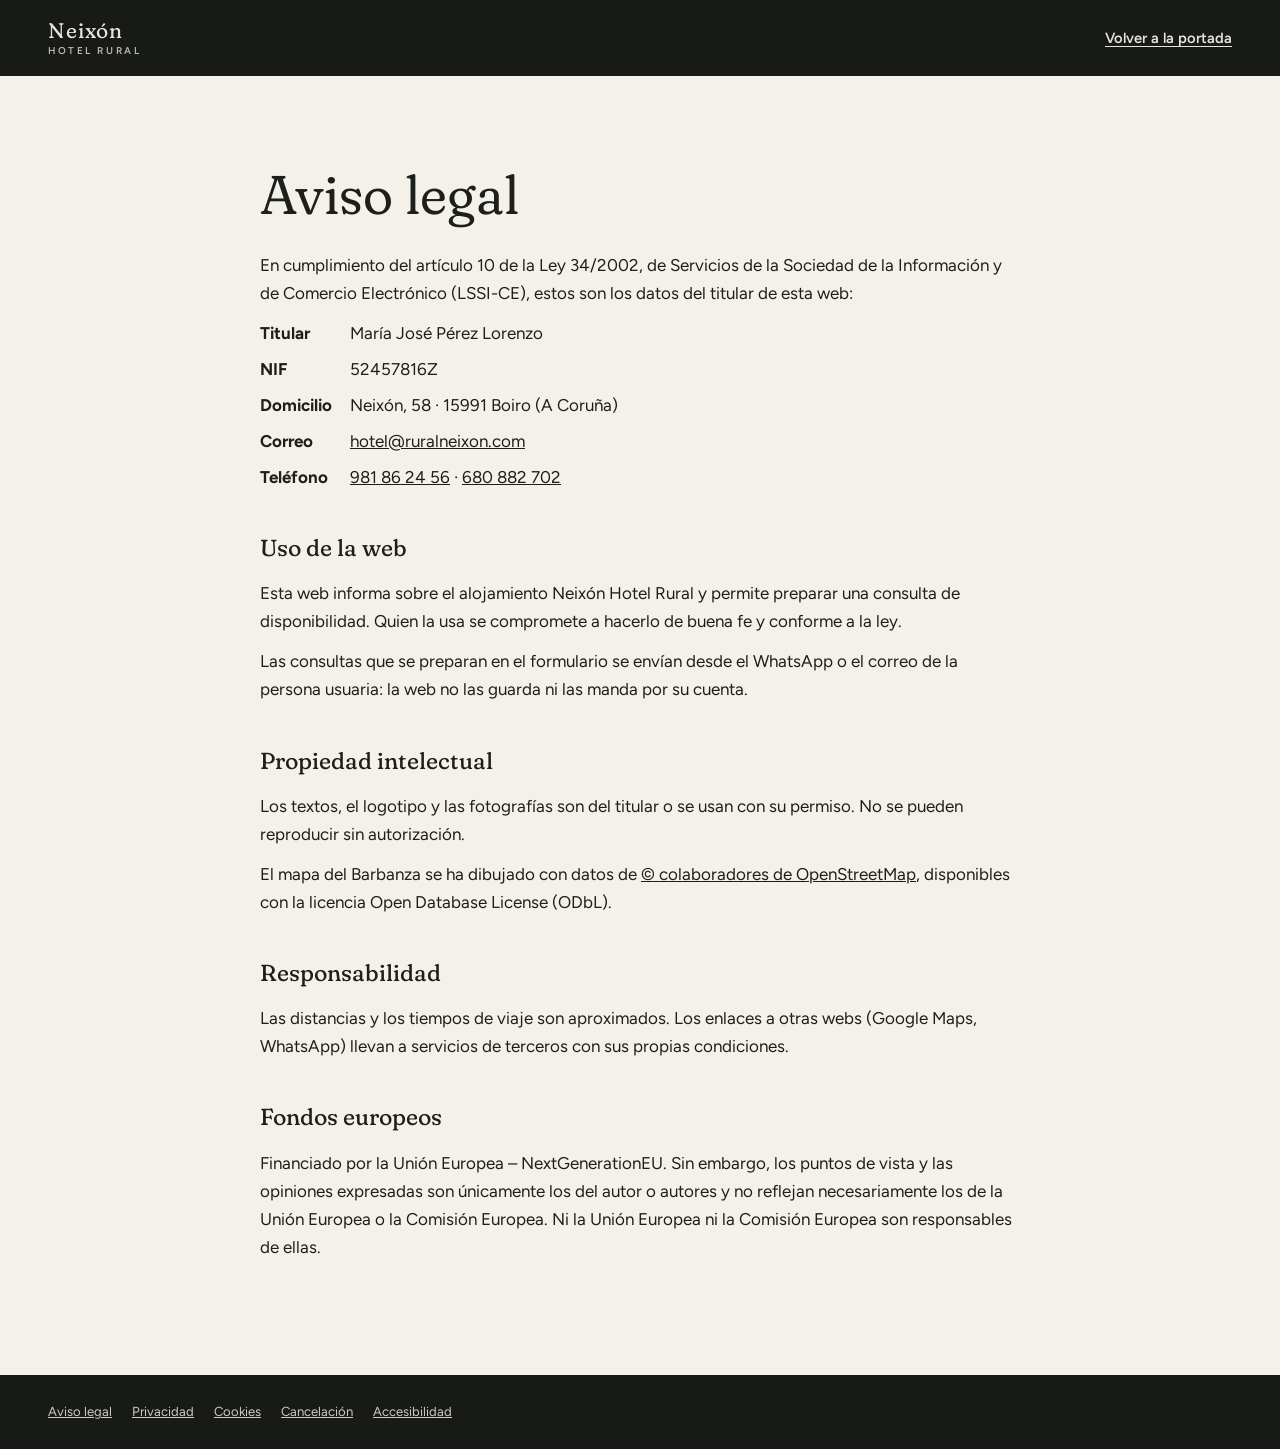
<file: aviso-legal.src.html>
<!DOCTYPE html>
<html lang="es">
<head>
<meta charset="utf-8">
<meta name="viewport" content="width=device-width, initial-scale=1">
<meta name="robots" content="noindex,nofollow">
<title>Aviso legal · Neixón Hotel Rural</title>
<link rel="preconnect" href="https://fonts.googleapis.com">
<link rel="preconnect" href="https://fonts.gstatic.com" crossorigin>
<link rel="stylesheet" href="https://fonts.googleapis.com/css2?family=Fraunces:opsz,wght,SOFT@9..144,300..600,100&family=Figtree:wght@400;600;700&display=swap">
<link rel="stylesheet" href="css/estilos.css?v=83e02af7">
<link rel="stylesheet" href="css/legal.css?v=1df1e09c">
<link rel="icon" href="marca/favicon.svg" type="image/svg+xml">
</head>
<body>
<header class="legal-cab">
  <div class="env">
    <a href="index.html" aria-label="Neixón Hotel Rural, a la portada"><!--svg:marca/anillo.svg aria-hidden="true" focusable="false"--><span class="cab__nombre">Neixón<small>Hotel Rural</small></span></a>
    <a class="volver" href="index.html">Volver a la portada</a>
  </div>
</header>
<main class="legal">
  <div class="env">
    <h1>Aviso legal</h1>

<p>En cumplimiento del artículo 10 de la Ley 34/2002, de Servicios de la Sociedad de la Información y de Comercio Electrónico (LSSI-CE), estos son los datos del titular de esta web:</p>
<dl>
  <dt>Titular</dt><dd>María José Pérez Lorenzo</dd>
  <dt>NIF</dt><dd>52457816Z</dd>
  <dt>Domicilio</dt><dd>Neixón, 58 · 15991 Boiro (A Coruña)</dd>
  <dt>Correo</dt><dd><a href="mailto:hotel@ruralneixon.com">hotel@ruralneixon.com</a></dd>
  <dt>Teléfono</dt><dd><a href="tel:+34981862456">981 86 24 56</a> · <a href="tel:+34680882702">680 882 702</a></dd>
</dl>
<h2>Uso de la web</h2>
<p>Esta web informa sobre el alojamiento Neixón Hotel Rural y permite preparar una consulta de disponibilidad. Quien la usa se compromete a hacerlo de buena fe y conforme a la ley.</p>
<p>Las consultas que se preparan en el formulario se envían desde el WhatsApp o el correo de la persona usuaria: la web no las guarda ni las manda por su cuenta.</p>
<h2>Propiedad intelectual</h2>
<p>Los textos, el logotipo y las fotografías son del titular o se usan con su permiso. No se pueden reproducir sin autorización.</p>
<p>El mapa del Barbanza se ha dibujado con datos de <a href="https://www.openstreetmap.org/copyright">© colaboradores de OpenStreetMap</a>, disponibles con la licencia Open Database License (ODbL).</p>
<h2>Responsabilidad</h2>
<p>Las distancias y los tiempos de viaje son aproximados. Los enlaces a otras webs (Google Maps, WhatsApp) llevan a servicios de terceros con sus propias condiciones.</p>
<h2>Fondos europeos</h2>
<p>Financiado por la Unión Europea – NextGenerationEU. Sin embargo, los puntos de vista y las opiniones expresadas son únicamente los del autor o autores y no reflejan necesariamente los de la Unión Europea o la Comisión Europea. Ni la Unión Europea ni la Comisión Europea son responsables de ellas.</p>
  </div>
</main>
<footer class="legal-pie">
  <div class="env">
    <a href="aviso-legal.html">Aviso legal</a>
    <a href="privacidad.html">Privacidad</a>
    <a href="cookies.html">Cookies</a>
    <a href="cancelacion.html">Cancelación</a>
    <a href="accesibilidad.html">Accesibilidad</a>
  </div>
</footer>
</body>
</html>
</file>
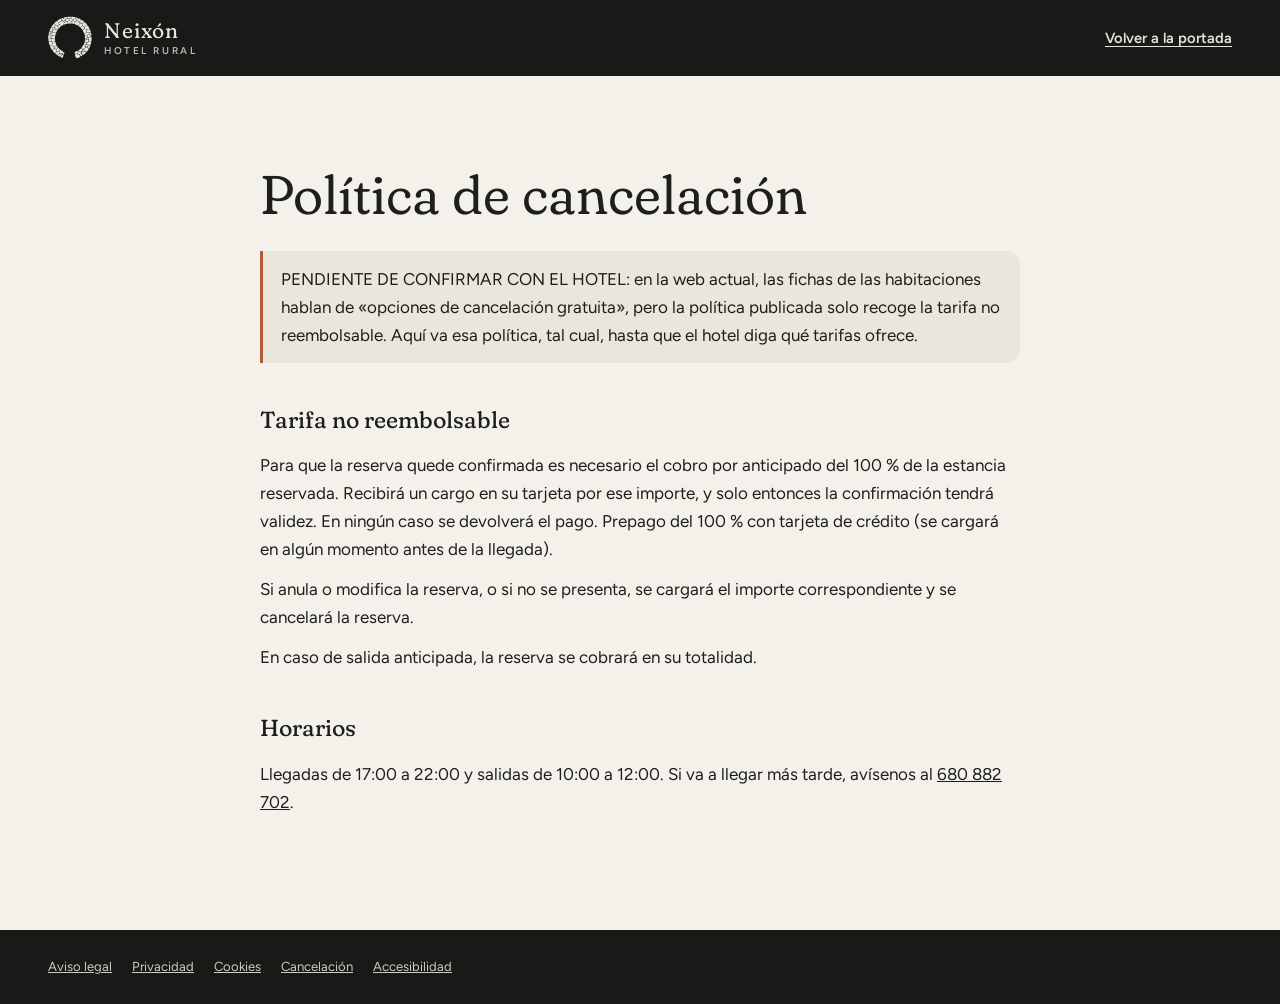
<file: cancelacion.html>
<!DOCTYPE html>
<html lang="es">
<head>
<meta charset="utf-8">
<meta name="viewport" content="width=device-width, initial-scale=1">
<meta name="robots" content="noindex,nofollow">
<title>Política de cancelación · Neixón Hotel Rural</title>
<link rel="preconnect" href="https://fonts.googleapis.com">
<link rel="preconnect" href="https://fonts.gstatic.com" crossorigin>
<link rel="stylesheet" href="https://fonts.googleapis.com/css2?family=Fraunces:opsz,wght,SOFT@9..144,300..600,100&family=Figtree:wght@400;600;700&display=swap">
<link rel="stylesheet" href="css/estilos.css?v=83e02af7">
<link rel="stylesheet" href="css/legal.css?v=1df1e09c">
<link rel="icon" href="marca/favicon.svg" type="image/svg+xml">
</head>
<body>
<header class="legal-cab">
  <div class="env">
    <a href="index.html" aria-label="Neixón Hotel Rural, a la portada"><svg xmlns="http://www.w3.org/2000/svg" viewBox="-0.4 -10.3 955.4 955.4" aria-hidden="true" focusable="false">
<g fill="currentColor">
<path data-angulo="202.9" data-anillo="1" d="M339.4 769.3c-3.3 1.4-5.1 6.2-6.6 9.2-2.3 4.8-4.5 9.8-7.4 14.3-1.9 3-4.3 5.6-6 8.7-.7 1.3-1.7 2.7-2.2 4.1-.3 .9-.2 1.9-.4 2.9-2.5 10.4 1.1 17.1 12 18.6 2 .2 3.5 .9 5.6 .8 1.7-.1 4.8-.5 6.2-1.7 4.9-4 7.7-15.8 9.6-21.8 .9-2.6 2.1-5.2 2.7-7.9 1.7-7.6 6.9-20.2-1.8-25.4-1.9-1.2-4-2-6.2-2.1-1.7 0-3.9-.4-5.5 .3z"/>
<path data-angulo="203.2" data-anillo="0" d="M316.7 829.2c-6.1 .8-19.7 6-23.4 10.9-1.1 1.5-7.5 17.9-9.2 21.5-2.2 4.8-7.6 12-7 17.3 .8 7.1 19.5 13.7 25.5 16.1 4.5 1.8 11.1 3.7 15.5 .8 5.4-3.6 9.5-25.2 11-31.9 1.6-7 4.5-13.8 5.9-20.8 .6-2.7 1.7-6 .1-8.6-2.2-3.4-7.7-4.2-11.4-4.6-2.4-.2-4.6-1.1-7-.7z"/>
<path data-angulo="207.7" data-anillo="1" d="M299.2 804.2c-6.5 1.5-20.6 3.7-25.3 8.3-.8 .8-1.8 2-1.8 3.2 0 5.2 11 14.7 15.3 16.7 5.7 2.6 16.3-1.4 20.3-5.8 1.1-1.2 1.8-2.9 2.3-4.4 1.1-3.8 1.3-6 1-9.9-.3-5.4-1.3-8.3-7.4-8.3-1.4 0-3-.2-4.4 .2z"/>
<path data-angulo="211.2" data-anillo="0" d="M249.7 813.9c-10 .9-26.9 11.6-35.6 17.2-4.9 3.2-4.7 1.9-8.4 6.8-.5 .8-1.4 1.5-1.5 2.5-.4 2.8 7.7 7.5 9.9 8.9 11.5 6.8 23.1 13.6 34.9 20 3.9 2.1 12.8 7.6 17 7.4 9.2-.4 16.9-20.5 18.9-28 2.2-8.3-2.9-12.5-8.2-18-8.2-8.5-13.6-18.1-27-16.8z"/>
<path data-angulo="212.8" data-anillo="1" d="M266.7 724.4c-6.7 1.4-9.3 7.2-12 12.8-3.4 7.2-6 14.8-9 22.2-1.6 4.1-4.2 8.4-4.6 12.9-.4 3.3 .9 6.3 2.1 9.4 3.1 7.9 15.6 24.6 24.8 25.2 8.6 .7 20.2-5.4 29.1-6.9 5.4-.9 18.1-3.9 22.3-7.1 4.5-3.3 14.1-20 12.8-25.5-.9-3.7-6.3-7.4-9.4-9.2-10.4-5.7-20.9-12.1-30.7-18.8-3.4-2.2-6.5-5-10-7.2-4-2.5-10.2-8.8-15.4-7.8z"/>
<path data-angulo="219.7" data-anillo="0" d="M221.4 767.9c-4 .2-8.1-.1-12.2 .1-3.2 .2-6.4 .8-9.7 .9-4.8 0-10.4-.8-14.9 1.4-3.4 1.6-12.7 12.4-16.2 15.8-3.9 3.9-9.2 6.6-10.3 12.6-.7 4 1.7 7.6 4 10.6 3.6 4.6 18.3 15.9 23.7 19.2 2.8 1.8 6.5 4.2 9.9 4.5 5.9 .4 11.1-2.7 16.1-5.5 4-2.3 7.8-4.9 11.7-7.3 4.7-2.8 9.6-5.2 14-8.4 11.6-8.5 5.2-18.2 1.7-29-1.6-4.6-2.9-11.5-7.3-14.3-2.1-1.3-8-.8-10.5-.6z"/>
<path data-angulo="225.3" data-anillo="1" d="M215.2 676.2c-1.8 .5-3.2 1.5-4.6 2.6-10.3 7.9-8 19.5-12.4 24.9-6.6 8-20.2 8.8-21.2 21.1-.1 1.1-.7 2.2-.9 3.3-.5 2.7-.3 6-.1 8.8 .1 1.2 .6 2.2 .9 3.4 1.7 9.2 6.4 19.4 16.1 22.5 4.9 1.5 11 1.7 16.2 1 1.9-.2 3.5-.8 5.4-.8 2.6 0 5.1-.6 7.6-.9 1.8-.2 3.5 .1 5.2-.2 4-.5 10.1-2.6 13.2-5.1 3.5-2.8 5-7.8 6.7-11.9 1.7-4 3.2-8.2 5-12.1 1.5-3.4 3.3-6.6 4.5-10.2 2.4-6.7-.1-10.4-4.3-15.7-3.4-4.4-7.6-8.1-11.5-12.1-3.6-3.6-7-7.5-10.6-11.1-3.9-3.9-9.1-9.1-15.2-7.5z"/>
<path data-angulo="230.5" data-anillo="0" d="M137.2 700.2c-10.1 3.1-16.5 8.7-23.3 16.5-1.8 2-3.2 4.2-5.1 6.1-3.4 3.3-8.2 5-11.2 8.8-3.5 4.3-3.1 9 .6 13.1 8.9 9.8 17.3 19.9 26.4 29.6 6.1 6.6 12.7 13.6 21.3 16.9 1.9 .7 4.1 1.1 6.2 .6 8.2-1.9 24.7-17.8 25.8-26.4 1-7.5-3.2-14.3-4.8-21.3-.3-1.3-.9-2.7-1-4.1-.6-5.4 .9-19.9-.4-23.6-.7-2.3-2.7-4.3-4.6-5.6-.2-.1-19.2-8.4-20.9-9-2.6-1.1-6.2-2.4-9-1.6z"/>
<path data-angulo="236.0" data-anillo="1" d="M179.7 635.2c-8.1 1.1-27.6 17.4-33.8 23.3-3 3-6.6 5.5-8.4 9.5-1.6 3.4-.5 8.2 .3 11.6 4.1 15.9 16.9 22.1 31.5 26.1 1 .3 2.1 .3 3.1 .5 6.8 1.4 10.9 1.2 16.8-2.7 1.8-1.1 3.6-2.4 4.8-4.2 2.3-3.3 3.5-7.3 5.1-10.9 2.1-4.7 4.5-9.4 6-14.3 1-3.5 2.2-5.9 2.3-9.8 .4-13.1-8.7-27-22.4-28.4-1.7-.1-3.7-1-5.3-.7z"/>
<path data-angulo="242.5" data-anillo="0" d="M80.4 621.4c-10.1 .5-19.1 4.9-28.7 7.4-4.5 1.3-10.3 3.3-11.6 8.6-1.6 6.8 6.5 20.2 9.5 26.5 5.1 10.3 10.1 20.8 15.8 30.7 2.9 5.1 6.3 10 9.4 14.9 3.5 5.4 7.1 13 13.4 15.4 1.7 .7 3.5 1.6 5.3 1.5 5.9 0 14-8.4 17.6-12.6 4.4-5 14-12.8 16.5-18.2 3-6.3 1.5-14.9-.7-21.2-3.8-10.8-14.2-15.5-21-24.1-5.2-6.6-7.8-17-12.1-22.1-3.4-4-8-7.1-13.4-6.8z"/>
<path data-angulo="248.1" data-anillo="1" d="M149.7 546.9c-4.6 .4-8.7 2.4-13 3.9-8.2 3-22.6 7.6-28.2 14.2-3.2 3.7-4.8 9.3-6.7 13.6-2.6 5.7-5.9 11-8.5 16.6-2.3 4.9-6.2 12.3-5.6 17.7 .8 6.9 6.9 7.9 11.6 14.9 1.8 2.6 2.4 7.7 3.9 10.9 4.2 8.8 11.3 17 20 21.6 5 2.5 11.5 1 16-1.6 4.5-2.5 8.8-7.8 12.8-11.1 7.2-5.9 18.7-11.8 24.4-17.5 2.6-2.6 5.8-4.9 6.5-8.8 .4-1.9-.5-3.7-1-5.5-1.1-4.2-3.2-8.1-4.8-12.1-5.4-13.9-11.3-27.7-15.2-42.2-2-7.7-1.7-15.6-12.2-14.6z"/>
<path data-angulo="254.9" data-anillo="0" d="M18.7 542.2c-8.3 2.8-4.6 10.8-3.7 16.7 .4 2.7 1.3 5.3 1.9 8 1.7 8 3.9 15.8 5.9 23.8 1.4 5.3 2.6 10.7 4.6 15.9 1.8 4.8 4.4 15.2 8.9 18.1 1.8 1.1 4.6 2.3 6.8 2.2 2.9-.1 23.3-7.1 27.5-8.6 3.7-1.3 7.4-2.3 10-5.6 4.4-5.5 6-12.6 8.8-19 2.7-6.1 11.9-20.5 10.4-26.6-.8-3.6-4-6.2-6.7-8.6-1.9-1.6-4.2-2.8-6.6-3.5-4.2-1.3-9.1-3.4-13.4-3.9-4.6-.6-9.3 .5-13.9-.2-6.2-.9-12.8-3.4-18.9-5.1-4.6-1.2-17.4-5-21.6-3.6z"/>
<path data-angulo="262.0" data-anillo="1" d="M91.7 482.3c-6.5 2.2-6.3 9.1-6.8 14.7-.2 2.4-.8 4.9-.9 7.3-.1 3.3 .2 6.5-.1 9.7-.1 1.6-.7 3.1-.8 4.7-.2 2 0 4-.1 5.9-.1 1.4-.6 2.6-.8 4-.6 4.8-.6 10.4 .8 15 .8 2.9 5.6 6.4 8 8.1 3.1 2.2 13.8 6.5 17.4 6.1 1.5-.1 23.7-10.1 28.8-11.7 4.2-1.2 14.1-4.1 16.6-7.6 3.1-4.3 1.3-7 1.2-11.5-.2-4.5-1.3-8.7-1.9-13.2-.2-2.1 0-4.3-.2-6.4-.2-2.9-1.1-9.7-1.7-12.6-.9-4.6-3.9-7.6-8.5-8.6-1.5-.4-3.1-.1-4.7-.3-1.7-.1-3.4-.7-5.1-.8-2.3-.2-4.7 0-7-.1-2.5-.1-5.1-.7-7.6-.9-1.8-.2-3.7 0-5.5-.1-2.7-.3-5.3-.9-8.1-1-4.1-.1-8.9-2.2-13-.7z"/>
<path data-angulo="264.0" data-anillo="0" d="M69.4 476.2c-8.6 1.9-16.5 6.6-24.7 9.7-5.9 2.1-11.9 4.1-17.8 5.9-4.3 1.3-8.6 2-12.9 3.4-3 1-5.8 3.8-6.6 6.9-.7 2.7 .3 5.6 .4 8.3 .4 7.4 .9 19.4 6.5 24.8 2.8 2.8 11 2.9 15.1 4 3 .9 6.1 1.3 9.2 1.9 3.2 .7 6.4 1.9 9.6 2.7 2.8 .8 5.8 .9 8.6 1.5 4.3 .9 10.3 1.7 14.2-.9 4-2.8 6.1-10.7 6.9-15.2 .9-5 .9-9.9 1.1-15 .2-2.7 .8-5.3 1-7.9 .2-3.7 0-7.5 0-11.2 0-3.4 1.1-6.7 .9-10.1-.6-6.9-4.3-10.4-11.5-8.8z"/>
<path data-angulo="272.6" data-anillo="1" d="M98.4 417.2c-5.7 1.5-21.1 10.9-24.6 15.6-2.6 3.6-3.7 7.4-5.1 11.4-2.4 6.5-4 13.7 .1 19.8 2.5 3.8 7.8 6 11.6 8.2 4.7 2.6 9.9 4.5 15.2 5.6 1.9 .4 3.9 0 5.9 .3 1.4 .1 2.7 .7 4.1 .8 5.3 .6 10.7 .6 16 1.2 2.5 .2 4.9 .8 7.4 .9 6.3 .1 15.5 2 20.2-1.8 3-2.4 2.7-8.9 2.8-12.3 .1-2.9 .7-5.8 .9-8.7 .1-2.3-.1-4.7 .2-7.1 .6-5.2 1.9-10.2 1.9-15.5 0-4.1-1.9-8.1-5.9-9.7-3.3-1.3-18.9 .1-24.7-1-7.4-1.4-19.2-9.4-26-7.7z"/>
<path data-angulo="272.7" data-anillo="0" d="M14.2 396.3c-6.3 2.3-6.6 9.7-7.1 15.4-.3 3 .1 6.1-.1 9.2-.2 2.8-.7 5.5-.9 8.3-.2 2.9-.1 5.7-.2 8.5-.3 6.8-.9 13.6-.9 20.4 0 6.1-1.8 26.6 1.7 30.5 5.6 6.1 24.7-2.3 31.4-4.9 4.9-1.8 15.7-5.1 19.2-8.6 4.9-5.1 4.5-12.5 4.7-18.9 .1-1.9 .7-3.7 .9-5.6 .7-5.5 .1-11.2-1.7-16.3-1.5-4-3.9-7.2-6.7-10.5-2.2-2.5-4.1-5.1-6.6-7.4-4.9-4.4-13.1-8.9-18.7-12.9-3.5-2.5-10.5-8.9-15-7.2z"/>
<path data-angulo="280.1" data-anillo="1" d="M65.7 356.2c-4.3 .6-7 3.9-9.4 7.2-1.5 1.8-17.4 28.7-18 30.3-.7 1.9-.7 5.7 .1 7.5 2.2 5 15.3 15 19.7 19.5 2.9 2.8 5.6 6.4 9.7 7.5 4.4 1.2 19.6-9.1 21.7-12.9 .6-1.1 .6-2.6 .5-3.9-.4-3.7-4.8-6.7-6.6-9.9-.9-1.7-1.2-3.4-1.8-5.2-2.4-7.2-1.8-30.5-4-35.1-1-2.3-9.5-5.4-11.9-5z"/>
<path data-angulo="283.2" data-anillo="2" d="M107.9 349.2c-5.9 1.5-21.8 14.3-23.6 20.2-1.1 3.7-.2 13.3 .3 17.4 .7 5.3 1.1 11.3 5.3 15.3 3.8 3.7 8.3 5.5 12.7 8.1 7.1 4.2 13.9 9.2 22.2 10.7 1.3 .2 2.8 .1 4.1 .2 5.2 .5 8.7 1.3 14.2 .8 2.3-.2 4.5-.9 6.8-.9 4.5-.2 7.8-1.9 9.7-6.2 1.9-4.7 3.5-16.4 4.6-21.9 .8-4.2 1.9-8.4 3-12.5 1.3-5.2 4.3-11.1 2.8-16.6-1.2-4.5-8.8-5.6-12.8-5.8-1.8-.1-3.2-.7-4.9-.9-8.7-1.1-17.5-1.8-26-4.3-4.6-1.4-13.8-4.8-18.4-3.6z"/>
<path data-angulo="284.3" data-anillo="0" d="M36.4 314.2c-5 1-6.9 6.5-8.5 10.8-3.1 8.4-5.8 16.9-8.1 25.6-.5 2.2-1.4 4.4-1.8 6.5-.6 4.1-2.1 10.2-3.2 14.2-2.3 9.3-4.3 20 8.5 21.8 2.1 .3 4.4 .4 6.5-.3 7.4-2.5 17.7-22 21.4-29 1.7-3.2 4.4-6.3 4.8-10 .2-1.2 .8-2.2 .9-3.4 .6-4.5 .5-17-1.4-20.9-1.8-3.7-5.1-5.9-7.9-8.7-2.7-2.9-6.6-7.6-11.2-6.6z"/>
<path data-angulo="288.4" data-anillo="1" d="M94.7 318.4c-1.7 .3-3.6 .4-5.2 .8-5.8 1.6-20.1 7.3-24.4 11.2-2.7 2.5-3.7 5-3.7 8.7 0 2 .1 4.7 .9 6.5 1.8 4.2 9.1 7.2 13 8.8 2.7 1.1 7.2 1.2 10 .5 5.5-1.4 15-7.6 18.9-11.6 4.4-4.5 2.7-9.4 1-14.8-1.4-4.2-1.7-8.5-6.8-9.7-1.2-.3-2.4-.5-3.7-.4z"/>
<path data-angulo="294.6" data-anillo="0" d="M73.4 234.2c-6.2 1.8-9.9 8.8-12.6 14.2-6.1 11.7-12.4 23.3-16.9 35.8-1.9 5.4-6.6 13.4-5.8 19.3 .5 3.5 4.1 6.5 6.6 8.7 3.6 3.2 12.7 10.9 17.4 11.7 2.5 .4 4.9-.3 7.2-1.2 5.2-2.1 11.6-3.5 16.2-6.8 8.2-6 11.7-16 15.8-24.8 1.7-3.6 3.7-7.2 4.9-11 .9-2.9 1.5-6.4 .6-9.5-1.8-6.6-15.5-22.5-20.6-27.9-3-3.2-7.7-10.1-12.8-8.5z"/>
<path data-angulo="295.3" data-anillo="1" d="M154.4 276.4c-3.8 .3-9.7 .3-13 .7-1 .1-2 .6-3.1 .8-4.9 .8-9.7 1.9-14.6 2.9-5.2 1.2-12.2 2.6-15.9 7-3.4 4-4 9.6-4 14.6-.1 2.7-.2 5.7 .5 8.3 .5 1.5 .5 3 .9 4.4 .8 3.5 6.7 21.1 8.1 24.2 .5 1.2 1.4 2.4 2.3 3.3 4.1 4.6 16.3 7.2 22.3 8.3 1.4 .2 2.8 .1 4.1 .3 3.1 .6 6.2 1.5 9.3 1.8 1.2 .1 2.2 .7 3.4 .9 4.2 .7 13.1 2 17 .8 7.7-2.4 9.7-8.7 12.6-15.3 4.1-9.2 8.6-18.3 13.2-27.3 3-5.9 7.6-12.8 4.2-19.5-1.8-3.5-8.6-5.4-12-6.7-9.4-3.5-25.3-10.2-35.3-9.5z"/>
<path data-angulo="301.4" data-anillo="1" d="M137.4 237.2c-6.1 1.4-21.3 6.8-26.2 10.2-1.6 1.1-3.2 2.8-3.9 4.5-5.1 11.5 7.4 23.2 18.6 23.1 3 0 5.7-1.4 8.7-1.9 1.2-.2 2.5 0 3.7-.2 7.5-1.1 15.3-3.2 15.7-12.2 .4-9.3 1.6-23.7-11.4-23.7-1.7 0-3.5-.2-5.2 .2z"/>
<path data-angulo="306.3" data-anillo="0" d="M128.9 158.2c-5.5 1.1-8.8 6.9-12.4 10.5-10.7 10.7-19.4 23.1-28.6 35-2.5 3.2-9.5 12.8-9.9 16.7-.2 1.7-.3 3.8 .2 5.5 .5 1.3 1.6 2.2 2.4 3.4 3.5 5.4 8.1 12.5 14.7 14.5 4 1.2 8.2 .5 12.3 .1 4-.3 7.8-3 11.3-4.7 4.6-2.2 10.4-3.5 14.3-6.9 6.5-5.7 10.6-20.6 15-28.7 2.3-4.3 8.9-12.5 9-17 .2-7.8-5.8-12.7-11.2-17.2-2.8-2.3-5.4-4.8-8.5-6.7-2.3-1.5-5.6-5-8.6-4.5z"/>
<path data-angulo="307.9" data-anillo="1" d="M168.7 190.9c-3.4 .2-6.3 2.7-8.9 4.6-4.6 3.4-9.7 10.6-11.6 16.1-.8 2.2-.9 4.4-1.3 6.7-.8 4.6-1.5 5.8 .2 10.5 1.7 4.7 7.8 6.9 9.6 12.2 .3 .8 .3 1.7 .5 2.6 .3 1.2 .7 2.1 .8 3.4 .1 2.5 .5 4.9 .7 7.4 .3 4.5-.7 9.4 1.9 13.3 2.2 3.3 7.2 5.2 10.7 6.5 7.4 2.9 14.8 5.7 22.1 9 3.1 1.4 8.2 5.4 11.2 5.8 1.5 .2 3.3 .4 4.8-.2 5.2-2.2 13.9-15.9 18.1-20.7 2.3-2.6 6.5-6.2 6-10.2-.7-5.3-11.7-16-15.2-20.9-1.9-2.6-4.3-4.9-6.1-7.5-4.6-6.8-7.4-15.3-13.2-21.2-4.1-4.3-10.3-7.2-15.3-10.3-3.9-2.4-10.4-7.3-15-7.1z"/>
<path data-angulo="317.8" data-anillo="0" d="M194.1 97.9c-4 .2-12.7 7.2-16.3 9.8-10.6 7.3-34.3 27.8-41.1 38-4.8 7.3 3.2 12.7 7.7 17.2 3 3 6.4 5.1 9.6 7.7 1.6 1.4 3 3 4.6 4.4 8.9 7.3 19.1 14.7 29.3 20.1 6.7 3.6 14.4 3.2 20.9-.7 1.3-.8 2.2-2 3.5-2.9 3.8-2.5 7.6-5 11.4-7.4 3.6-2.2 11.3-5.9 13.1-9.8 .5-1.2 1.1-2.9 1.2-4.3 0-.3-1.9-13.3-2.1-14.6-1-5.4-1.6-11.2-4.9-15.8-3.5-4.8-9.2-7.8-12.5-12.9-4.9-7.5-7.7-17.1-12.3-23.7-2.8-4-7.3-5.4-12.1-5.1z"/>
<path data-angulo="317.9" data-anillo="1" d="M247.2 178.6c-4.6 .7-8.9 3.1-13 5-4.9 2.2-8.1 4.2-12.6 6.9-9.6 5.9-16.5 11.4-11.9 23.7 1.1 2.9 2.1 5.7 3.6 8.4 2.9 4.9 11.3 16.3 15.3 20.5 2.5 2.8 4.3 6.5 8.1 7.8 4.3 1.4 7.4-1.5 10.2-4.3 5.2-5 10.8-9.7 16.3-14.5 4.5-3.9 8.7-8.1 13.3-11.9 3.3-2.7 13.6-10.1 15.4-12.6 3.7-5.1-.4-7-4.6-9.2-8.7-4.6-17.7-8.4-25.9-13.8-4.1-2.7-8.8-6.8-14.2-6z"/>
<path data-angulo="329.0" data-anillo="0" d="M274.4 49.2c-4.8 .9-12.3 5.2-16.9 7.5-9.8 4.7-30.2 15.4-38 22.3-3.2 2.9-11.1 8.1-12.3 12.4-.9 3.5 2.1 8.2 3.5 11.4 4.1 9.4 8.8 22.9 18.4 27.8 12.7 6.4 21.9-10.6 30.3-17.4 6.5-5.2 14.2-8.7 21.3-12.8 18.7-11 12.3-19.9 6.3-35.8-2.1-5.6-4.1-17.1-12.6-15.4z"/>
<path data-angulo="330.7" data-anillo="1" d="M301.2 97.1c-11.5 2.3-29.3 12.1-38.3 19.6-3.8 3.1-7.1 7-10.6 10.5-4.1 4.2-12.1 12.5-12.3 18.5-.1 3.5-.8 7.2 .2 10.7 1.3 4.6 4.1 9.1 7.4 12.5 5.6 5.6 23.2 16 30.6 20 4.8 2.6 11.9 7.9 16.8 9.1 2.1 .5 6 2.2 8.1 1.9 7.8-1.1 20.5-10 27.3-14.3 3.9-2.5 7.6-5 9.3-9.5 1.6-4.2 1-8.6 1.4-13 .3-4.2 1.9-11.1 3.5-15 2.8-6.5 3.3-6.7 4.6-13.8 .2-1.3 .7-2.5 .5-3.8-.7-4.3-3.4-7.7-5.7-11.2-1.7-2.7-3.3-5.9-5.6-8.2-1.6-1.7-3.7-2.8-5.6-4.1-8.3-5.4-21.5-11.8-31.6-9.9z"/>
<path data-angulo="339.6" data-anillo="0" d="M312.8 90c8 5.1 10.2 6.9 19.5 9.2 1.2 .2 2.2 .8 3.4 .8 7.2-.2 12.2-5.5 17.9-8.9 6.5-3.8 18.5-4.8 20.3-12.2 .4-1.9 .1-4.1 .1-6-.1-2-1-4.7-2.2-6.4-.9-1.4-2.3-2.7-3.7-3.6-3.1-2.1-17.4-8.8-20.6-8.9-2.8-.1-8.6 3.2-10.9 2.1-1.1-1.6-.3-4.2-.8-6.1-1.1-5-4.4-15.9-9.1-18.4-3.4-1.8-7.2 .5-10.5 1.4-5.6 1.3-22.5 9.4-26.1 13.5-1.7 1.9-2.4 4.2-2.7 6.7-.5 4.5 2.4 9.3 4.4 13.1 1.8 3.4 3.3 7.2 5.5 10.3 3.4 5 10.4 10.1 15.5 13.4z"/>
<path data-angulo="343.0" data-anillo="2" d="M375.9 87.2c-9.7 1.1-23.3 7.6-30.1 14.5-1 1-2.2 2-2.6 3.3-1.4 4.6 4.3 13 6.8 16.7 2 3.1 4.7 6.7 8.8 6.3 3.3-.4 9.3-5.9 12.7-7.6 2.5-1.3 5.2-2.5 7.9-3.2 3.3-.9 6.9-.8 9.8-3.1 1.2-1 2.8-2.9 2.7-4.6-.1-2.2-1.8-4.5-2.7-6.4-2.5-4.9-6.2-16.8-13.3-15.9z"/>
<path data-angulo="343.5" data-anillo="2" d="M384.2 120.2c-20.5 4.5-30.1 15.3-37.6 34.2-1.1 2.6-1.5 5.9-1.6 8.7-.1 4.1-2 10 1.4 13.3 1.8 1.8 6.4 .7 8.5-.1 7.2-2.5 14.6-4.7 21.9-7 6-2 12.4-3.2 18.6-4.5 2.1-.4 4.2-1.2 6.3-1.7 4.5-.9 9.4-.7 13.8-2.3 5.1-1.9 7.9-6.5 6.7-11.7-.2-1.2-.1-2.3-.4-3.4-1.4-5.9-4.3-13.9-8.3-18.5-5.7-6.6-15.5-7.2-23.4-7.2-1.9 0-4-.2-5.9 .2z"/>
<path data-angulo="347.2" data-anillo="0" d="M408.4 9.2c-.8 .1-1.6 .6-2.4 .7-1.7 .3-3.5 0-5.2 .3-2.3 .3-4.6 1.2-7 1.7-1.4 .2-2.8 0-4.2 .2-2.4 .4-4.8 1.2-7.2 1.7-1.2 .3-2.3 .2-3.4 .4-4.4 .9-8.7 2-13 3-3.5 .7-6.9 2.1-10.4 2.7-3.9 .7-20.3 5.3-22.3 8.3-1.3 2.1 .5 5.6 1.5 7.6 3.2 6.7 8.4 11.4 15.1 14.6 6.7 3.2 18.7 8.2 26.2 7.2 5.4-.7 10.1-4.2 14.9-6.3 3.1-1.3 6.3-2.2 9.5-3.2 5.6-1.6 16.7-6.6 18.3-12.8 .5-2 .4-4.9 .1-6.9-.1-1.3-3-14.3-3.3-14.9-1.1-2.3-4.6-4.5-7.2-4.3z"/>
<path data-angulo="351.5" data-anillo="1" d="M426.4 42.4c-5.2 .5-9.7 4.2-14.3 6.5-5 2.3-10.2 4.5-15.5 5.9-2.3 .6-4.7 .6-6.9 1.6-3.8 1.7-10.9 7.8-11.6 12.1-.3 1.5-.3 3.6 .1 5.1 1.9 6.9 9.1 17.3 12.7 23.9 1.7 3.3 2.9 7.5 6 9.9 3 2.4 9.2 3.5 12.9 2.3 4.5-1.4 8.5-4.3 12.7-6.4 4-2.1 8.3-3.6 12.6-5.1 4.2-1.4 11.9-1.5 15.2-3.8 3.5-2.4 5.6-7.2 5.7-11.3 .1-1.5 .5-3 .5-4.6-.1-7.7-1.8-21.3-7.7-26.7-3.5-3.3-7.7-4.4-12.1-6.1-3.1-1.2-6.8-3.6-10.3-3.3z"/>
<path data-angulo="357.7" data-anillo="0" d="M456.4 4.1c-4.3 .4-8.6 .6-12.8 .9-3.9 .3-7.7 1-11.6 1-3.7 0-8.7-.5-11.3 2.9-2.2 2.9 0 12.3 1 15.6 .9 2.8 1.9 5.4 3.9 7.6 3.8 4.2 14.6 8.2 20.1 10.1 1.8 .6 8.8 2.7 10.3 2.6 2.5-.3 5.2-2.4 7.4-3.7 6-3.7 12.5-5.5 19.1-7.9 1.3-.4 2.6-.6 3.8-1.2 7-3.5 13.7-11.9 16.9-18.9 2.2-4.6-2.4-8.7-6.8-9-7.6-.4-32.9-.7-40 0z"/>
<path data-angulo="358.6" data-anillo="2" d="M452.1 99.2c-9.3 .8-18.1 3.1-26.2 7.9-2.1 1.3-4.2 2.3-5.8 4.4-1.7 2.4-2 4.5-2.4 7.3-.3 1.4-.7 2.8-.6 4.2 .5 6 6.5 13.4 7.8 20 .3 1.2 .8 2.4 1 3.6 .6 3.1 .2 7.8 3.2 9.9 2.2 1.5 15.2-.4 18.2-1.1 7.8-1.5 30.3-2.7 38.3-2.1 2.4 .2 4.8 .6 7.2 .7 3.1 .1 6.2-.2 9.3 .2 4.8 .6 10.1 2.2 14.6-.8 3.2-2.1 3.8-6.9 3.8-10.4 0-8.1-2-12.8-4.3-20.2-.6-1.9-.9-4-1.6-5.9-1.7-4.2-2.1-9-6.4-11.5-5.2-3.1-17.2-1.2-23.6-1.4-1.7-.1-3.2-.6-4.9-.9-1.3-.2-2.8 .1-4.1-.2-8.6-1.8-14-4.6-23.5-3.7z"/>
<path data-angulo="2.8" data-anillo="1" d="M477.7 39.2c-7.1 1.5-15.1 5-18.3 12-1.7 3.6-.9 7.9-.5 11.6 .8 7.2 1.7 18.9 4.6 25.4 2.5 5.5 4.5 7.4 9.9 9.9 1.5 .7 3.2 1.6 4.8 1.8 2.7 .4 5.8 .1 8.5 .1 2.4 0 4.9 .2 7.2-.1 3-.4 5.9-1.5 8.8-1.8 5.3-.7 12.3-.2 17.5-1.3 11.1-2.1 19.5-10 24.3-20.1 1.6-3.5 4.4-9.1 1.1-12.5-3.3-3.4-9.6-2.5-13.9-2.8-9.9-.6-20.1-3-28.5-8.7-7.4-5.1-8.7-13.7-20.6-13.7-1.6 0-3.3-.2-4.9 .2z"/>
<path data-angulo="8.6" data-anillo="0" d="M514.9 5.2c-1.9 .2-4.3 .8-5.3 2.5-1 1.5-1.2 3.5-1.9 5.2-2.4 5.6-5.8 10.4-9.4 15.3-1.8 2.3-3.8 5.1-3.1 8.2 1.2 5.3 10.8 11.2 15.2 14.4 9.8 7.1 20.1 7.2 31.8 7.2 3 0 6.5 .4 9.4-.1 6.1-1.2 11.7-4.3 17.6-6.1 6.5-2 14.1-4.6 18.9-9.8 4.1-4.5 5.5-14.7 2.9-20.1-.9-1.9-2.9-4-4.6-5.2-3-2.1-7.3-2.2-10.7-3.3-5.7-1.6-11.6-1.8-17.4-2.7-2.8-.4-5.6-1.1-8.4-1.5-1.3-.2-2.6-.1-3.9-.3-1-.2-2-.7-3.1-.8-1.6-.2-3.2 0-4.7-.2-3.6-.4-21.1-2.9-23.3-2.7z"/>
<path data-angulo="12.5" data-anillo="2" d="M530.9 97.2c-21.1 6.1-8.5 23.9-6 36.6 .8 4.4-.6 8.4-1 12.7-.1 2.2-1.3 6.4 .5 8.2 1.2 1.1 6 2.8 7.7 3.1 1.8 .3 3.8 0 5.7 .4 4.3 .7 8.5 1.9 12.8 2.6 2.8 .6 5.7 .8 8.5 1.4 4 .8 8 2.3 12.2 2.4 2.9 .1 6.7-1.9 7.6-4.7 1.4-4.7 .7-9.3 1.1-14.1 .2-1.2 .7-2.2 .9-3.4 .7-4.8 1.1-9.8 2.3-14.5 1-4.3 3.2-11.2 .8-15.2-2.1-3.4-7.4-5.4-11.1-6.5-5.9-1.7-13.2-2-17.9-3.5-8.4-2.6-9.5-5.7-19.4-5.7-1.5 0-3.2-.2-4.7 .2z"/>
<path data-angulo="16.0" data-anillo="1" d="M588.2 50.2c-19 4-34.4 13-41.8 31.6-.8 2-2.2 5.3-2.1 7.4 .2 1.6 1.4 2.9 2.4 4 6.9 7.4 17.2 6.8 26.3 9 4.5 1.1 10 3.3 14.4 3.8 2.8 .4 5.5 1.4 8.4 1.4 2.4-.1 4.7-.8 7-1.3 15.1-3.3 23.2-12.3 24.3-27.8 0-1.3 .5-2.6 .5-3.9-.5-17-15.7-24.4-30.7-24.4-2.8 0-6-.4-8.7 .2z"/>
<path data-angulo="19.5" data-anillo="0" d="M602.7 19.4c-1.6 .1-3.2 .7-4.4 1.6-3.8 2.8-1.8 5.5-1.4 9.2 .5 4 .3 8.3 2.8 11.7 3.1 4.2 10 5.3 14.5 7.4 6.1 2.8 11.4 7.9 16.2 12.6 2.1 2.1 5.9 5.5 9.1 5 3.3-.4 7.4-5 10-7.1 1.5-1.2 10.7-11 11.3-12.3 1-2 1-6-.3-7.9-2.4-3.4-12.6-6.5-16.6-8.2-6.7-2.8-14-5.4-21-7.2-2.1-.6-4.3-.9-6.4-1.5-2.1-.6-12.4-3.4-13.8-3.3z"/>
<path data-angulo="26.4" data-anillo="1" d="M623.2 105.4c-5 .7-10.1 1.4-14.9 2.8-1.6 .5-3.2 1.2-4.8 1.7-3.3 .9-7.4 1.1-10.1 3.3-4.5 3.7-5.5 10.3-6.5 15.6-1.9 10.6-3.8 21.1-3 32 .8 11.4 7 11.5 16 15.4 10.5 4.5 21.3 8.5 31.2 13.9 3.5 1.9 15 8.5 18.2 8.9 6.7 1 12.6-7 15.7-12.1 5.9-9.7 13.5-18.7 20.5-27.7 3.1-4.1 8-10.4 8.1-15.8 0-1.9-.8-3.9-1.4-5.7-2.5-7-8.3-10.6-13.9-15-13.4-10.4-29.2-16.3-46.1-17.1-2.9-.1-6.1-.6-9-.2z"/>
<path data-angulo="26.9" data-anillo="0" d="M674.2 46.2c-8.5 2.4-19.7 15-26.8 20.7-6.8 5.6-13.8 8.2-16.5 17.4-1.1 3.8-4 8.4-1.8 12.1 2.6 4.4 6.5 3.6 10.5 5 2.7 .9 5.5 1.1 8.3 1.7 3.2 .8 6.3 2 9.4 3.1 5.1 1.8 9.9 4.9 15.1 5.9 1.1 .2 2.1 .7 3.2 .8 2.5 .3 4.6-.1 6.9-.8 6.4-1.7 8.1-5.7 11.7-10.7 2.4-3.2 5.4-6.2 8.4-9 3.9-3.7 12.5-9.6 14.9-14 3.1-5.8 .4-9.9-4.1-13.6-7.5-6.1-16.9-9.7-25.4-14.2-3.7-2.1-9.5-5.6-13.8-4.4z"/>
<path data-angulo="36.4" data-anillo="0" d="M730.4 77.2c-5.1 1.4-9.9 5.6-14 8.7-8 6-21.4 16.4-23.3 26.6-.6 3.4 .3 6.4 .8 9.6 .7 4.1 2.9 7.7 5.4 10.8 1.4 1.7 2.5 3.4 4.1 4.8 6.2 5.5 16.6 8.1 24.3 10.5 4.8 1.4 11.8 3.5 16.8 1.4 4.3-1.8 8-5 12-7.4 6.3-3.8 12.8-7 18.9-11 2.8-1.8 8.8-3.8 10.3-6.7 1.9-3.7-1.4-9.5-3.9-12.1-10.7-11-23.4-19.3-35.9-28.1-3.5-2.5-11-8.3-15.5-7.1z"/>
<path data-angulo="39.6" data-anillo="1" d="M706.2 149.2c-8.1 1.8-12.6 7.8-17.7 13.7-7.1 8.3-13.5 17.1-20 25.9-1.9 2.6-4.2 4.9-5.8 7.6-1.7 2.8-3.8 5.2-2.6 8.8 1.4 3.9 6.4 6.2 9.6 8.4 6.7 4.5 14.2 9.6 20.3 14.9 3.9 3.5 8.5 11 13.9 11.5 10.7 1 14.8-17.4 20.5-23.9 4.7-5.3 11.3-7.9 16.1-12.8 2.5-2.7 3.5-7.4 2.8-11-1.4-7.3-.3-18.6-2.5-25-1-3-2.6-5.8-5-7.9-5.4-4.9-22.4-11.8-29.6-10.2z"/>
<path data-angulo="46.9" data-anillo="0" d="M792.2 127.9c-6.5 .4-12.5 5.2-18 8.3-5.5 3.2-19.7 11.7-23.1 16.3-1.8 2.6-2.5 5.1-3.3 8-1.8 7.1-1.8 7.2-1.8 14.8 0 5 .1 11.5 2.2 16.1 4.1 8.8 9.7 11.9 17.4 17 9.7 6.4 16.9 13 28.9 6.9 8.6-4.4 15.4-11.8 24.1-16.1 5.6-2.7 22.3-7.4 25.4-9.7 4.9-3.7 5.1-9.2 1.4-13.7-10.1-12.3-23.6-28-35.7-38.4-5-4.2-10.5-10-17.5-9.5z"/>
<path data-angulo="51.4" data-anillo="1" d="M743.9 208.2c-2.9 .6-5.9 2.4-8.3 4.1-10.4 7.3-9.7 10.2-16.2 19.7-2.6 3.8-6.9 8-7.2 12.8-.1 2.9 2.3 5.6 3.7 7.9 1.9 3 4.6 5.3 6.9 7.9 2.9 3.1 5.4 6.4 8.1 9.6 1.2 1.5 2.7 2.8 3.9 4.3 3.7 4.7 9 13.5 14.3 16.2 2.8 1.3 7.2-.2 9.8-1.5 5.5-2.8 10.3-8.9 15.3-12.8 4.3-3.4 11.4-6.8 13.5-12.2 1.5-4.1 1.8-13.9 1.2-18.3-.2-1.2-.8-2.3-.9-3.6-.7-7.7-9.3-18.3-15.3-22.9-3.4-2.6-7.2-4.6-10.9-6.7-5.6-3.2-11.1-6-17.9-4.5z"/>
<path data-angulo="58.0" data-anillo="0" d="M850.4 192.4c-8.4 2.2-21.4 6.1-29 10.2-6.5 3.5-13 9.4-20.3 13.8-5.2 3.1-16.6 6.2-13.5 14.1 2.3 5.7 6.1 10.7 8.1 16.6 .9 2.4 .8 5.4 1.5 7.9 1.8 7.4 6.2 14.6 13.4 17.7 6.1 2.6 13.5 2.8 20.1 2.2 3.2-.2 4.5-.8 8.3-.9 1.9-.1 3.7-.4 5.6-.5 6.3-.1 12.6 .3 18.8 .4 7.4 .2 14.7 .1 22.1 .1 5.9 0 13.7-.8 15.3-7.9 .9-3.6-3.4-10.2-5-13.6-5.8-12.2-12.9-24.1-20.4-35.3-2.7-4-6-7.9-8.3-12.2-2.7-5-10.2-14.2-16.7-12.6z"/>
<path data-angulo="65.1" data-anillo="1" d="M795.7 273.4c-3.9 .5-8.1 .5-11.8 1.9-7.8 3.1-13.3 10.1-19.4 15.6-3.6 3.3-8.6 5.3-9.4 10.9-.9 6.2 4.3 13.1 7.1 18.3 5.1 9.7 9.8 19.9 13.6 30.2 2.3 6.3 3.5 13.6 8.7 18.3 4.6 4.2 11.8 2.4 16.7-.2 4.3-2.4 8.5-4.5 12.4-7.6 6.8-5.4 18.6-20.5 22.1-28.5 1.6-3.7 2.6-8 3.2-11.9 .2-1.3 0-2.5 .2-3.7 .3-1.6 .9-3 .9-4.7 0-2.2 .7-4.1 .9-6.3 .7-5.7 .8-15.2-2.1-20.2-1.3-2.3-3.2-4.3-5.8-5.2-2.2-.8-11.5-1-14.5-1.4-3-.4-6.1-1.2-9-2.2-4.3-1.3-9.3-3.9-13.8-3.3z"/>
<path data-angulo="69.3" data-anillo="0" d="M895.9 277.4c-7.7 1.9-26 .1-35.3 .6-3.7 .2-11.1 .9-13.2 4.4-2.2 3.7-.6 15.8-1 20.7-.7 9.1-6.4 26.6-2 34.4 1.9 3.4 8.7 5.8 12.4 6.4 4.6 .8 15.3 .3 20.3 0 8.7-.5 14.9 1 23.2 3.3 1.9 .6 4 1.4 6 1.7 3 .5 6.4 .1 9.5 .1 4.4 0 11.4 1.4 13.9-3.4 2-3.9-.7-11-1.7-14.9-2.5-9.9-6.6-19.5-9.8-29.2-2-5.7-5.1-15.8-8.7-20.4-2.6-3.3-9.7-4.6-13.6-3.7z"/>
<path data-angulo="76.4" data-anillo="1" d="M835.2 345.2c-4.3 1.3-6.6 6.2-9.3 9.3-2 2.4-4.4 4.7-6.7 6.8-5.9 5.3-13 8.2-20 11.7-2.6 1.3-7.4 2.7-9.2 4.9-.8 1 .3 10.3 .6 12.1 .6 2.9 .6 6.3 2.2 8.9 6.5 10.8 21.5 7.9 31.8 7.2 3.2-.2 6.5-.1 9.7-.1 2.4 0 8.3 .6 10.5 1.2 2.2 .5 4.4 1.4 6.6 1.7 3.4 .5 7.8 .9 11.2-.2 10.8-3.2 18.3-12.8 24.7-21.4 2.3-3.1 5.1-6.3 6.5-9.9 1.5-3.9 2.2-8.2 2.2-12.4 0-3.6-1.1-7.3-3.2-10.2-1.7-2.4-3.6-4.3-6.4-5.4-6.5-2.6-20.9-.5-28.5-1.5-.9-.1-1.7-.6-2.6-.8-5.2-1.1-15.1-3.4-20.1-1.9z"/>
<path data-angulo="79.4" data-anillo="0" d="M916.9 352.9c-3.8 .2-13.7-.6-16.3 2.3-1 1.2 .4 9.9 .4 12.1 0 6-3.7 12-5.7 17.6-1.7 4.9 3.2 8.7 6.3 11.3 6.7 5.6 13.7 10.8 20.5 16.1 1.9 1.4 4 2.3 5.7 4 .8 .8 1.6 1.8 2.6 2.4 3.3 1.9 11.5 3.2 12.5-2.2 1.2-6.1-2.4-22.3-2.9-29.5-.1-1.2-.6-2.2-.9-3.4-.2-1.1 0-2.2-.2-3.4-.5-2.5-1.3-5-1.7-7.5-.6-3-.7-6.2-1.4-9.2-2.3-8.4-11-11.2-18.9-10.6z"/>
<path data-angulo="84.4" data-anillo="0" d="M888.7 397.2c-3.9 1.3-7.3 4.7-10.7 7-11.5 7.7-18.1 10.9-18 26.2 0 2.9 .5 10.8 2 13 1.5 2.1 3.7 3.5 6.1 4.3 1.7 .6 11.6 2 14.1 2.4 2.3 .4 4.6 1.5 7 1.8 1.5 .2 3.1 .1 4.7 .1 6.9 0 16.1-3.8 21.5-8.1 1.9-1.4 3-3.1 4.3-5 3.3-4.7 6.1-9.1 4.7-15.1-1.2-4.9-4.5-6.8-8-9.9-5.7-5.1-11.5-10.3-17.7-14.6-2.7-1.9-6.8-3.1-10-2.1z"/>
<path data-angulo="85.4" data-anillo="1" d="M821.4 410.1c-2.8 .3-14.5 .7-16 1.4-6.7 3-5.7 9.7-5.4 15.5 .1 3-.2 6 .1 9 .2 2.7 .9 5.2 .9 7.9 0 3 .8 5.8 .9 8.8 .4 6.9-1.4 14.8 5.6 19.1 3.1 1.9 13.7 1.7 17.4 1.1 1.1-.1 2-.7 3.1-.9 4.2-.8 10.7-5.2 13.6-8.2 2-1.9 3.6-4.3 5.5-6.4 2.4-2.6 5.5-5.3 6.7-8.7 1.6-4.5 1.2-9.3 1.2-14 0-5.6 .9-12-2.1-17-4.7-8.1-23.1-8.5-31.5-7.6z"/>
<path data-angulo="91.3" data-anillo="1" d="M875.4 453.8c-11.3 1.2-26 7.6-33.4 16.5-1.2 1.4-2.4 3.2-2.9 5.1-1.1 4.9 1.6 18 6.1 20.9 2.8 1.9 7 1.2 10.2 .9 6.2-.7 18.5 1.9 22.9-3.1 2.6-2.9 3.6-10.3 5-14.1 1.2-3.5 2.6-7 3.9-10.4 2.9-7.8 5.1-14.9-6.2-15.6-1.8-.1-3.8-.3-5.6-.2z"/>
<path data-angulo="94.1" data-anillo="0" d="M933.7 442.6c-10.6 1.6-29.8 10.2-36.5 18.8-5.4 7-8.7 17.9-11 26.3-1.5 5.6 0 14.2-.5 19.3-.4 3.9-1.1 7.7-1.8 11.5-.2 .8-.7 1.6-.8 2.4-.6 3.4-.3 7.2-.1 10.6 0 1.7-.2 3.5 .1 5.2 .9 5.8 6.1 9 11.1 10.6 2.6 .8 5.1 .7 7.8 .7 9.3 0 18.4-.1 27.5-1.8 3.2-.6 7.3-.6 9.7-3.3 6.3-7.1 4.8-25 6.4-34.3 .9-5.5 .3-11.3 .6-16.9 .1-1.8 .6-3.5 .6-5.3 .4-6.4 .8-26.3 .1-32-.8-7.1-5.3-13-13.2-11.8z"/>
<path data-angulo="94.2" data-anillo="2" d="M809.2 477.2c-5.1 1-5.7 5.1-6.4 9.4-1.2 8.3-.6 7.8 .2 15.6 .2 1.9 1.2 5.4 2.8 6.5 .9 .6 2.4 .4 3.4 .5 1.7 .2 3.5 .8 5.2 .8 2.5-.1 9-2.5 11.3-3.7 7.6-3.7 10.4-4.8 10.3-13.9 0-3.2-.1-6-.9-9.1-.5-1.8-1.1-3.8-2.7-4.8-.9-.6-2-1.2-3-1.4-2.7-.5-17.6-.5-20.2 .1z"/>
<path data-angulo="100.5" data-anillo="1" d="M857.4 501.4c-5.8 1.2-11.5 2.1-17.2 3.8-5.2 1.5-10.2 3.9-15.4 5.6-7.8 2.7-15.6 4.9-20.8 11.9-3.5 4.6-4.5 13.1-6.2 18.7-.5 1.8-1.6 3.5-1.8 5.5-.3 2.7-1.3 5.7 .9 8 2.9 3.1 18.4 5.9 23 7.7 3.1 1.2 6.6 1.8 9.9 2.5 14.7 3.2 20.2 0 31.5-8.8 3.8-3 7.7-5.5 11-9.1 1.8-2 3.7-5 4.5-7.6 2.1-7 2.3-25-2-31-2.1-3.1-5.2-4.6-8.5-5.8-2.6-.9-6.2-2-8.9-1.4z"/>
<path data-angulo="105.8" data-anillo="0" d="M936.4 549.7c-3.3 .1-7.7 1.6-11.1 2.1-3.1 .4-6.3 .2-9.4 .4-2.6 .1-5.3 .6-7.9 .7-13.5 .7-20.4-2.3-34 2.8-2.5 1-4.9 1.7-7.3 3.1-7.8 4.4-22 12.1-24.5 21.1-2.5 8.9 2.6 15.5 7.2 22.2 1.2 1.7 2 3.7 3.1 5.4 1.1 1.7 2.5 3.3 3.6 4.9 1.9 2.6 4.5 4.5 7.1 6.2 4.5 3.1 12.6 6.3 18.1 5.3 7.9-1.5 13.4-7.3 20.4-10.6 2.5-1.2 5.2-1.8 7.9-2.5 3.2-.7 6.3-1.1 9.6-.6 8.4 1.2 8.8-3.9 11.3-10.2 2.9-7.2 6.6-27.3 8.1-35.6 .5-2.4 1.3-11.9 0-13.8-.5-.7-1.4-.9-2.2-.9z"/>
<path data-angulo="110.6" data-anillo="2" d="M800.1 561.9c-2.5 0-6.1 1-7.9 2.9-3.5 3.4-6.6 15.3-8.5 20.2-1.7 4.5-4.4 8.7-6.4 13.1-1.1 2.5-3.1 5.8-2.6 8.6 .6 3.5 4.2 5.7 7.3 6.9 3.8 1.5 21.8 3.5 26.4 3.4 6.7-.1 15.6-7.5 19.6-12.6 3.7-4.6 8.2-13.7 7.7-19.7-.3-3.6-1.8-6.8-3.9-9.6-5.8-7.4-13-9.2-21.8-11.3-3.3-.8-6.4-2-9.9-1.9z"/>
<path data-angulo="114.3" data-anillo="0" d="M917.2 614.7c-12.2 .7-15.2 4.7-25.1 10-4.4 2.3-9.3 3.7-12.7 7.4-2.9 3.2-4.8 7.8-6.7 11.7-4.4 9-6.5 17.8-4.6 27.8 .6 2.8 2.2 5.5 2.8 8.3 1.2 6.3 1.5 12.4 4.1 18.3 3 6.8 9.8 4.5 13.5-.2 5.4-6.7 13.6-25.8 17.5-34.4 4.2-9 12.3-27.5 15-36.5 1.4-4.5 4.4-12.9-3.8-12.4z"/>
<path data-angulo="115.0" data-anillo="1" d="M835.9 606.2c-3.3 1-8 5.9-10.8 8.3-6.5 5.7-11.7 6.2-13.3 15.7-.5 2.9-.9 5.6-.4 8.5 .4 3.2 .7 6.8 2 9.7 2.8 6.3 9.6 10.7 16.3 11.5 4.4 .6 8.9 .1 13.3 .1 2.6 0 5.1-1 7.5-1.8 8.7-2.9 14.4-7.1 17.7-15.9 1.3-3.4 3.1-7.3 1.2-10.9-2.5-4.6-8.3-6-12.3-8.8-5.4-3.9-11.8-19.1-21.2-16.4z"/>
<path data-angulo="123.8" data-anillo="1" d="M771.4 618.1c-6.6 1-8.3 8.5-11.6 13.3-2.8 4.2-5.2 8.7-8 12.9-5.9 9.1-12.3 17.9-18.8 26.6-3.1 4-8.7 8.6-8.5 14.1 .3 6.4 4.2 7.3 8.6 10.7 4.6 3.6 14.8 11 20.3 12 2.8 .5 8.3-.5 11-1.4 5.8-2.1 10.4-6.7 15.3-10.4 3.2-2.4 6.6-4.5 9.7-7 4.3-3.4 13.6-12.6 16-17.2 1.7-3.5 2.6-7.9 2.6-11.8 0-7.4-1.9-30.7-6.6-36-3.1-3.4-10.5-4.1-14.8-5-1-.3-1.8-.7-2.7-.9-3.9-.4-8.7-.4-12.5 .1z"/>
<path data-angulo="124.9" data-anillo="0" d="M838.2 665.9c-16.3 .2-24.4 8.1-35.9 18.2-3.4 3-7.1 5.7-10.6 8.7-6 5.1-12.9 8.1-14.2 16.8-.8 4.6 3.6 8 6.5 10.9 1.3 1.3 2.7 2.5 3.8 3.9 1.8 2.4 2.8 5.4 5.4 7.1 4.2 2.8 9.9 2.8 13.3 7 3.9 4.8 .2 12.9 2.5 18.5 1.8 4.7 8.3 6.6 12.2 9 3.4 1.9 8.6 5.1 12.7 3.8 4.9-1.4 11.5-9.6 14.8-13.5 9.4-11.5 18.7-23.1 26.8-35.5 1.8-2.7 4.3-8.3 2.9-11.4-1.5-3.5-6.2-5.8-8.2-10.7-2.9-6.9-3.2-16-5.7-21.1-2.9-6.1-12.5-10.3-18.8-11.5-2.3-.4-5.1-.3-7.5-.2z"/>
<path data-angulo="133.2" data-anillo="1" d="M764.7 718.2c-12 2.8-20.6 19.3-20.3 30.9 .2 8.1 5.6 12.7 13.4 13.8 2.2 .3 4.6 .1 6.8 .1 4.4 0 8.6-.1 12.9-.8 7.7-1.4 23.3-.7 23.5-12.1 0-2 .3-3.9-.7-5.8-.9-1.6-2.3-3-3.7-4.2-2.7-2.5-5.7-4.5-8.3-7.2-1.5-1.4-2.5-3.2-3.8-4.8-1.3-1.4-2.8-2.4-4.3-3.6-4.8-4.2-8.3-8-15.5-6.3z"/>
<path data-angulo="137.8" data-anillo="0" d="M799.4 765.9c-3.3 .1-6.6-.1-9.9 .2-1.7 .1-3.4 .7-5.1 .8-2.3 .2-4.5 0-6.7 .1-2 .2-4 .7-6 .8-5.7 .5-11.7 .4-17.4 .2-1.7-.1-3.2-.6-4.8-.9-1.8-.2-3.7-.1-5.5-.1-5-.1-7 0-10.4 3.9-3 3.4-2.6 7.5-2.6 11.7 0 9.3 4.7 15.3 7.7 23.6 .9 2.4 1.6 6.7 2.2 9.4 1.3 6 1.7 12.6 7.7 16 7.7 4.5 15.8 1.9 22.8-2.5 9.4-5.8 18.4-12.8 26.8-19.9 1.8-1.5 3.3-3.3 5.1-4.8 5.7-5.1 21.9-18.3 21.7-26.2-.1-4.5-5-7.7-8.6-9.3-2.1-1-4.7-1.6-7-1.9-3.8-.5-5.7-1.4-10-1.1z"/>
<path data-angulo="139.1" data-anillo="1" d="M716.4 693.2c-4.5 1.2-12 9.2-15.7 12.4-7.1 6.2-14.3 12.3-21.9 18-3.3 2.4-6.8 4.4-9.9 7-2.2 1.9-4.7 4.1-5.6 6.9-1.8 5.6 1.9 17.3 6.7 20.7 5.1 3.5 17.9 6.8 24.3 8.6 1 .3 2 .2 3 .6 5.5 1.9 14 1.7 19.2-.8 8.6-4.1 22.2-22.4 26.9-30.9 3.5-6.2 7-16.8 3.2-23.4-3.3-5.6-10.1-8.9-15.2-12.5-4.1-2.9-9.4-8.1-15-6.6z"/>
<path data-angulo="147.0" data-anillo="0" d="M718.7 806.2c-3.8 .8-6.8 3.7-9.7 5.9-8.1 6.1-15.5 12-18.7 21.9-1.3 3.8 1 7 2.9 10.1 1.9 3 11.7 12 14.6 14 2.8 1.8 6 3.2 9.1 4.3 2.9 1 7.8-1 10.6-2.2 9.3-4.1 18.8-11 13-22.4-2.8-5.5-6.8-10.2-9.2-16-1.5-3.7-1.6-8.3-3.9-11.7-1.8-2.7-5.4-4.7-8.7-3.9z"/>
<path data-angulo="148.2" data-anillo="1" d="M669.4 764.4c-1.7 .3-3.6 .8-5 1.8-7 5.1-12.4 21-15.7 28.9-1.9 4.5-4 8.9-2.5 13.8 1.5 4.9 5.5 7.9 9.2 11 5.1 4.4 10.2 7.8 16.8 9.3 1.3 .2 2.4 .8 3.7 .7 5-.3 10.4-3.8 13.9-7.2 7.1-6.9 27-21.4 30-29.7 1.3-3.7 .6-8.4-1.1-11.8-3.7-7.6-10.5-7.1-17.6-8.3-4.6-.8-14-3.5-18.7-5.1-3.4-1.1-9.4-4-13-3.4z"/>
<path data-angulo="155.7" data-anillo="1" d="M651.7 741.9c-5.1 .7-13.8 6.5-18.9 8.9-12 5.5-24.2 10.4-36.3 15.8-6.7 2.9-16.2 4.7-20 11.7-1.6 3-.1 7.5 .3 10.6 .4 2.7 .8 8.5 1.4 10.9 1.2 5.2 5.7 10.6 11.2 11.2 1.3 .2 2.6 .6 3.9 .8 2.3 .2 10.4-.6 13-.9 1.3-.2 2.5-.7 3.9-.8 8.6-.9 24.2-1.3 30.3-8.1 1.9-2.2 3-5.3 4.1-8 2.9-7.4 4.9-15.1 8.6-22.2 2.7-4.9 7.4-9.7 7.8-15.5 .4-6.3-.8-15.7-9.3-14.4z"/>
<path data-angulo="157.7" data-anillo="0" d="M616.7 813.6c-2.3 .2-4.6 .2-6.8 .5-3.7 .5-7.4 1.3-11 1.8-2.8 .4-5.5-.2-8 1.6-4 2.8-5.7 7.3-4.8 12.1 .2 1.1 .8 2.2 .9 3.4 .8 10.9 5.8 26 9.1 36.7 2.4 8 9.3 25.5 16.3 30 2.5 1.7 6.4 3.2 9.4 3.3 6.5 .2 21.5-4.8 28.2-6.9 1.9-.6 4.1-.7 5.9-1.6 12.2-5.4 24.9-9.8 36.3-17.1 1.9-1.2 4.2-2.3 5.8-4 4.5-4.7 3.6-12.5 .1-17.6-2.6-3.7-6.6-6.2-9.9-9.1-1-.9-2.2-1.5-3.2-2.3-14.3-11.5-24.8-14.2-40.6-21.7-8.9-4.2-17.4-10.2-27.7-9.1z"/>
</g>
</svg><span class="cab__nombre">Neixón<small>Hotel Rural</small></span></a>
    <a class="volver" href="index.html">Volver a la portada</a>
  </div>
</header>
<main class="legal">
  <div class="env">
    <h1>Política de cancelación</h1>

<p class="aviso">PENDIENTE DE CONFIRMAR CON EL HOTEL: en la web actual, las fichas de las habitaciones hablan de «opciones de cancelación gratuita», pero la política publicada solo recoge la tarifa no reembolsable. Aquí va esa política, tal cual, hasta que el hotel diga qué tarifas ofrece.</p>
<h2>Tarifa no reembolsable</h2>
<p>Para que la reserva quede confirmada es necesario el cobro por anticipado del 100 % de la estancia reservada. Recibirá un cargo en su tarjeta por ese importe, y solo entonces la confirmación tendrá validez. En ningún caso se devolverá el pago. Prepago del 100 % con tarjeta de crédito (se cargará en algún momento antes de la llegada).</p>
<p>Si anula o modifica la reserva, o si no se presenta, se cargará el importe correspondiente y se cancelará la reserva.</p>
<p>En caso de salida anticipada, la reserva se cobrará en su totalidad.</p>
<h2>Horarios</h2>
<p>Llegadas de 17:00 a 22:00 y salidas de 10:00 a 12:00. Si va a llegar más tarde, avísenos al <a href="tel:+34680882702">680 882 702</a>.</p>
  </div>
</main>
<footer class="legal-pie">
  <div class="env">
    <a href="aviso-legal.html">Aviso legal</a>
    <a href="privacidad.html">Privacidad</a>
    <a href="cookies.html">Cookies</a>
    <a href="cancelacion.html">Cancelación</a>
    <a href="accesibilidad.html">Accesibilidad</a>
  </div>
</footer>
</body>
</html>
</file>
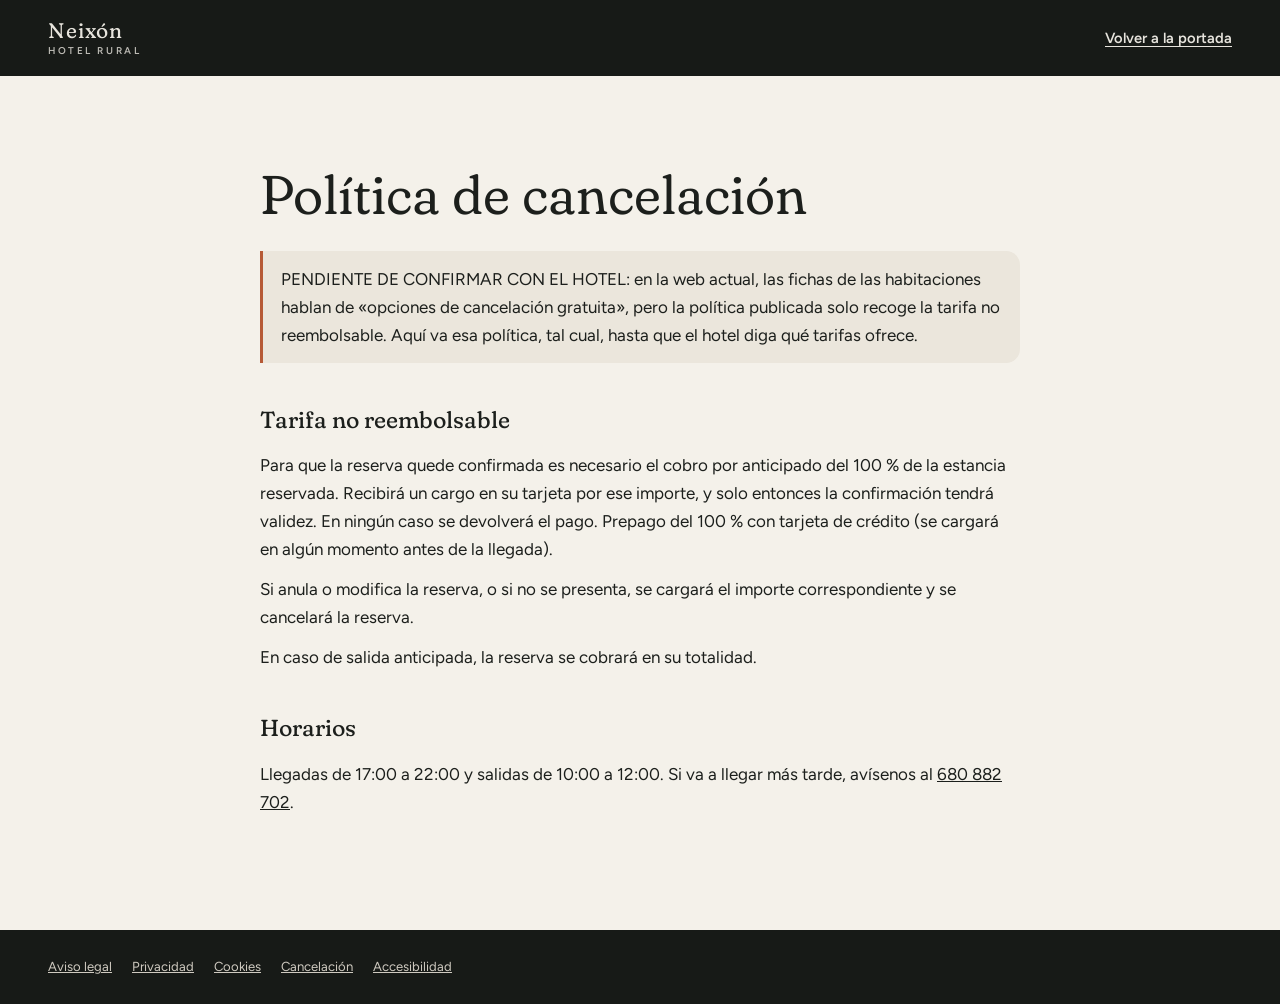
<file: cancelacion.src.html>
<!DOCTYPE html>
<html lang="es">
<head>
<meta charset="utf-8">
<meta name="viewport" content="width=device-width, initial-scale=1">
<meta name="robots" content="noindex,nofollow">
<title>Política de cancelación · Neixón Hotel Rural</title>
<link rel="preconnect" href="https://fonts.googleapis.com">
<link rel="preconnect" href="https://fonts.gstatic.com" crossorigin>
<link rel="stylesheet" href="https://fonts.googleapis.com/css2?family=Fraunces:opsz,wght,SOFT@9..144,300..600,100&family=Figtree:wght@400;600;700&display=swap">
<link rel="stylesheet" href="css/estilos.css?v=83e02af7">
<link rel="stylesheet" href="css/legal.css?v=1df1e09c">
<link rel="icon" href="marca/favicon.svg" type="image/svg+xml">
</head>
<body>
<header class="legal-cab">
  <div class="env">
    <a href="index.html" aria-label="Neixón Hotel Rural, a la portada"><!--svg:marca/anillo.svg aria-hidden="true" focusable="false"--><span class="cab__nombre">Neixón<small>Hotel Rural</small></span></a>
    <a class="volver" href="index.html">Volver a la portada</a>
  </div>
</header>
<main class="legal">
  <div class="env">
    <h1>Política de cancelación</h1>

<p class="aviso">PENDIENTE DE CONFIRMAR CON EL HOTEL: en la web actual, las fichas de las habitaciones hablan de «opciones de cancelación gratuita», pero la política publicada solo recoge la tarifa no reembolsable. Aquí va esa política, tal cual, hasta que el hotel diga qué tarifas ofrece.</p>
<h2>Tarifa no reembolsable</h2>
<p>Para que la reserva quede confirmada es necesario el cobro por anticipado del 100 % de la estancia reservada. Recibirá un cargo en su tarjeta por ese importe, y solo entonces la confirmación tendrá validez. En ningún caso se devolverá el pago. Prepago del 100 % con tarjeta de crédito (se cargará en algún momento antes de la llegada).</p>
<p>Si anula o modifica la reserva, o si no se presenta, se cargará el importe correspondiente y se cancelará la reserva.</p>
<p>En caso de salida anticipada, la reserva se cobrará en su totalidad.</p>
<h2>Horarios</h2>
<p>Llegadas de 17:00 a 22:00 y salidas de 10:00 a 12:00. Si va a llegar más tarde, avísenos al <a href="tel:+34680882702">680 882 702</a>.</p>
  </div>
</main>
<footer class="legal-pie">
  <div class="env">
    <a href="aviso-legal.html">Aviso legal</a>
    <a href="privacidad.html">Privacidad</a>
    <a href="cookies.html">Cookies</a>
    <a href="cancelacion.html">Cancelación</a>
    <a href="accesibilidad.html">Accesibilidad</a>
  </div>
</footer>
</body>
</html>
</file>
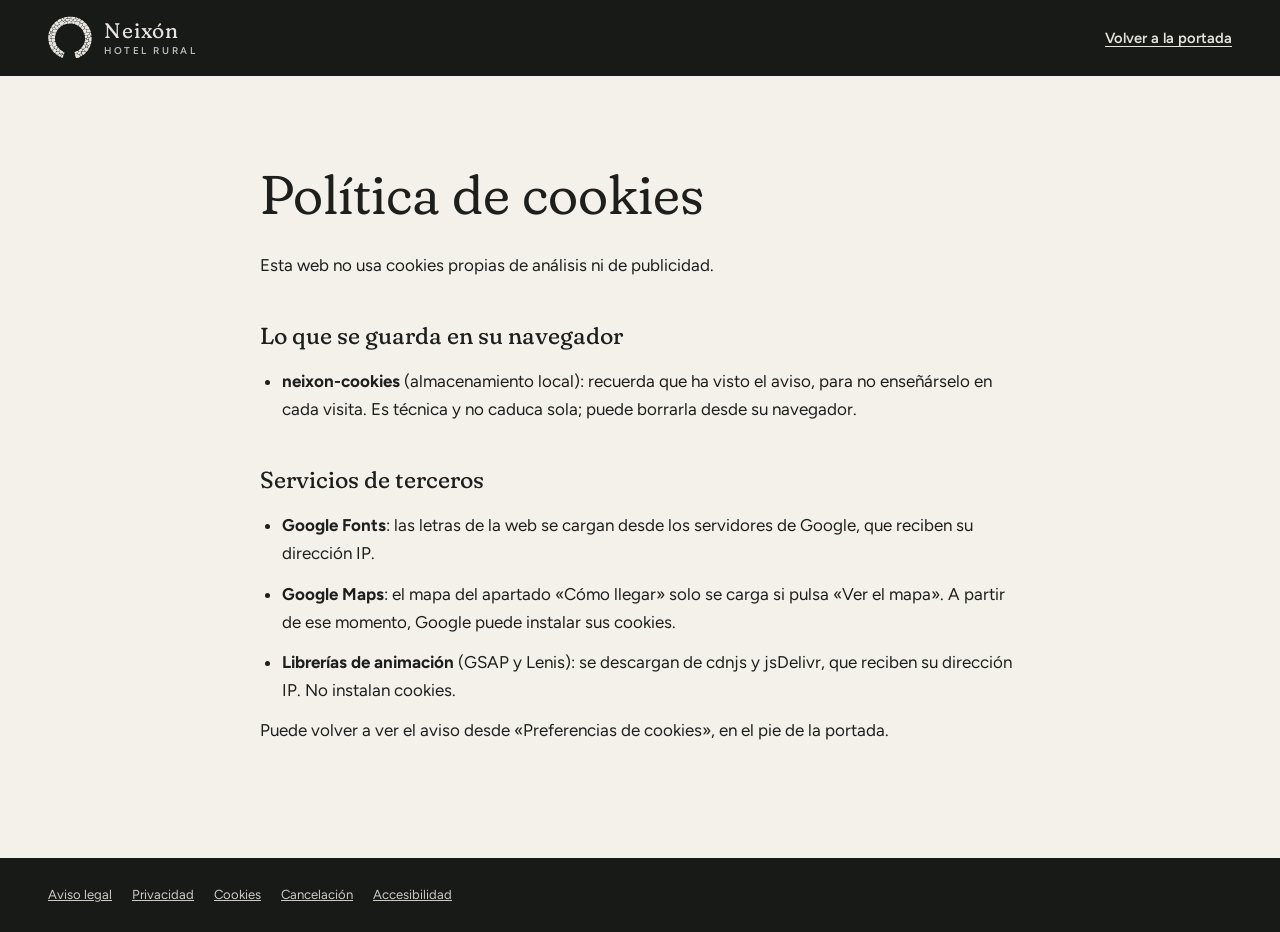
<file: cookies.html>
<!DOCTYPE html>
<html lang="es">
<head>
<meta charset="utf-8">
<meta name="viewport" content="width=device-width, initial-scale=1">
<meta name="robots" content="noindex,nofollow">
<title>Política de cookies · Neixón Hotel Rural</title>
<link rel="preconnect" href="https://fonts.googleapis.com">
<link rel="preconnect" href="https://fonts.gstatic.com" crossorigin>
<link rel="stylesheet" href="https://fonts.googleapis.com/css2?family=Fraunces:opsz,wght,SOFT@9..144,300..600,100&family=Figtree:wght@400;600;700&display=swap">
<link rel="stylesheet" href="css/estilos.css?v=83e02af7">
<link rel="stylesheet" href="css/legal.css?v=1df1e09c">
<link rel="icon" href="marca/favicon.svg" type="image/svg+xml">
</head>
<body>
<header class="legal-cab">
  <div class="env">
    <a href="index.html" aria-label="Neixón Hotel Rural, a la portada"><svg xmlns="http://www.w3.org/2000/svg" viewBox="-0.4 -10.3 955.4 955.4" aria-hidden="true" focusable="false">
<g fill="currentColor">
<path data-angulo="202.9" data-anillo="1" d="M339.4 769.3c-3.3 1.4-5.1 6.2-6.6 9.2-2.3 4.8-4.5 9.8-7.4 14.3-1.9 3-4.3 5.6-6 8.7-.7 1.3-1.7 2.7-2.2 4.1-.3 .9-.2 1.9-.4 2.9-2.5 10.4 1.1 17.1 12 18.6 2 .2 3.5 .9 5.6 .8 1.7-.1 4.8-.5 6.2-1.7 4.9-4 7.7-15.8 9.6-21.8 .9-2.6 2.1-5.2 2.7-7.9 1.7-7.6 6.9-20.2-1.8-25.4-1.9-1.2-4-2-6.2-2.1-1.7 0-3.9-.4-5.5 .3z"/>
<path data-angulo="203.2" data-anillo="0" d="M316.7 829.2c-6.1 .8-19.7 6-23.4 10.9-1.1 1.5-7.5 17.9-9.2 21.5-2.2 4.8-7.6 12-7 17.3 .8 7.1 19.5 13.7 25.5 16.1 4.5 1.8 11.1 3.7 15.5 .8 5.4-3.6 9.5-25.2 11-31.9 1.6-7 4.5-13.8 5.9-20.8 .6-2.7 1.7-6 .1-8.6-2.2-3.4-7.7-4.2-11.4-4.6-2.4-.2-4.6-1.1-7-.7z"/>
<path data-angulo="207.7" data-anillo="1" d="M299.2 804.2c-6.5 1.5-20.6 3.7-25.3 8.3-.8 .8-1.8 2-1.8 3.2 0 5.2 11 14.7 15.3 16.7 5.7 2.6 16.3-1.4 20.3-5.8 1.1-1.2 1.8-2.9 2.3-4.4 1.1-3.8 1.3-6 1-9.9-.3-5.4-1.3-8.3-7.4-8.3-1.4 0-3-.2-4.4 .2z"/>
<path data-angulo="211.2" data-anillo="0" d="M249.7 813.9c-10 .9-26.9 11.6-35.6 17.2-4.9 3.2-4.7 1.9-8.4 6.8-.5 .8-1.4 1.5-1.5 2.5-.4 2.8 7.7 7.5 9.9 8.9 11.5 6.8 23.1 13.6 34.9 20 3.9 2.1 12.8 7.6 17 7.4 9.2-.4 16.9-20.5 18.9-28 2.2-8.3-2.9-12.5-8.2-18-8.2-8.5-13.6-18.1-27-16.8z"/>
<path data-angulo="212.8" data-anillo="1" d="M266.7 724.4c-6.7 1.4-9.3 7.2-12 12.8-3.4 7.2-6 14.8-9 22.2-1.6 4.1-4.2 8.4-4.6 12.9-.4 3.3 .9 6.3 2.1 9.4 3.1 7.9 15.6 24.6 24.8 25.2 8.6 .7 20.2-5.4 29.1-6.9 5.4-.9 18.1-3.9 22.3-7.1 4.5-3.3 14.1-20 12.8-25.5-.9-3.7-6.3-7.4-9.4-9.2-10.4-5.7-20.9-12.1-30.7-18.8-3.4-2.2-6.5-5-10-7.2-4-2.5-10.2-8.8-15.4-7.8z"/>
<path data-angulo="219.7" data-anillo="0" d="M221.4 767.9c-4 .2-8.1-.1-12.2 .1-3.2 .2-6.4 .8-9.7 .9-4.8 0-10.4-.8-14.9 1.4-3.4 1.6-12.7 12.4-16.2 15.8-3.9 3.9-9.2 6.6-10.3 12.6-.7 4 1.7 7.6 4 10.6 3.6 4.6 18.3 15.9 23.7 19.2 2.8 1.8 6.5 4.2 9.9 4.5 5.9 .4 11.1-2.7 16.1-5.5 4-2.3 7.8-4.9 11.7-7.3 4.7-2.8 9.6-5.2 14-8.4 11.6-8.5 5.2-18.2 1.7-29-1.6-4.6-2.9-11.5-7.3-14.3-2.1-1.3-8-.8-10.5-.6z"/>
<path data-angulo="225.3" data-anillo="1" d="M215.2 676.2c-1.8 .5-3.2 1.5-4.6 2.6-10.3 7.9-8 19.5-12.4 24.9-6.6 8-20.2 8.8-21.2 21.1-.1 1.1-.7 2.2-.9 3.3-.5 2.7-.3 6-.1 8.8 .1 1.2 .6 2.2 .9 3.4 1.7 9.2 6.4 19.4 16.1 22.5 4.9 1.5 11 1.7 16.2 1 1.9-.2 3.5-.8 5.4-.8 2.6 0 5.1-.6 7.6-.9 1.8-.2 3.5 .1 5.2-.2 4-.5 10.1-2.6 13.2-5.1 3.5-2.8 5-7.8 6.7-11.9 1.7-4 3.2-8.2 5-12.1 1.5-3.4 3.3-6.6 4.5-10.2 2.4-6.7-.1-10.4-4.3-15.7-3.4-4.4-7.6-8.1-11.5-12.1-3.6-3.6-7-7.5-10.6-11.1-3.9-3.9-9.1-9.1-15.2-7.5z"/>
<path data-angulo="230.5" data-anillo="0" d="M137.2 700.2c-10.1 3.1-16.5 8.7-23.3 16.5-1.8 2-3.2 4.2-5.1 6.1-3.4 3.3-8.2 5-11.2 8.8-3.5 4.3-3.1 9 .6 13.1 8.9 9.8 17.3 19.9 26.4 29.6 6.1 6.6 12.7 13.6 21.3 16.9 1.9 .7 4.1 1.1 6.2 .6 8.2-1.9 24.7-17.8 25.8-26.4 1-7.5-3.2-14.3-4.8-21.3-.3-1.3-.9-2.7-1-4.1-.6-5.4 .9-19.9-.4-23.6-.7-2.3-2.7-4.3-4.6-5.6-.2-.1-19.2-8.4-20.9-9-2.6-1.1-6.2-2.4-9-1.6z"/>
<path data-angulo="236.0" data-anillo="1" d="M179.7 635.2c-8.1 1.1-27.6 17.4-33.8 23.3-3 3-6.6 5.5-8.4 9.5-1.6 3.4-.5 8.2 .3 11.6 4.1 15.9 16.9 22.1 31.5 26.1 1 .3 2.1 .3 3.1 .5 6.8 1.4 10.9 1.2 16.8-2.7 1.8-1.1 3.6-2.4 4.8-4.2 2.3-3.3 3.5-7.3 5.1-10.9 2.1-4.7 4.5-9.4 6-14.3 1-3.5 2.2-5.9 2.3-9.8 .4-13.1-8.7-27-22.4-28.4-1.7-.1-3.7-1-5.3-.7z"/>
<path data-angulo="242.5" data-anillo="0" d="M80.4 621.4c-10.1 .5-19.1 4.9-28.7 7.4-4.5 1.3-10.3 3.3-11.6 8.6-1.6 6.8 6.5 20.2 9.5 26.5 5.1 10.3 10.1 20.8 15.8 30.7 2.9 5.1 6.3 10 9.4 14.9 3.5 5.4 7.1 13 13.4 15.4 1.7 .7 3.5 1.6 5.3 1.5 5.9 0 14-8.4 17.6-12.6 4.4-5 14-12.8 16.5-18.2 3-6.3 1.5-14.9-.7-21.2-3.8-10.8-14.2-15.5-21-24.1-5.2-6.6-7.8-17-12.1-22.1-3.4-4-8-7.1-13.4-6.8z"/>
<path data-angulo="248.1" data-anillo="1" d="M149.7 546.9c-4.6 .4-8.7 2.4-13 3.9-8.2 3-22.6 7.6-28.2 14.2-3.2 3.7-4.8 9.3-6.7 13.6-2.6 5.7-5.9 11-8.5 16.6-2.3 4.9-6.2 12.3-5.6 17.7 .8 6.9 6.9 7.9 11.6 14.9 1.8 2.6 2.4 7.7 3.9 10.9 4.2 8.8 11.3 17 20 21.6 5 2.5 11.5 1 16-1.6 4.5-2.5 8.8-7.8 12.8-11.1 7.2-5.9 18.7-11.8 24.4-17.5 2.6-2.6 5.8-4.9 6.5-8.8 .4-1.9-.5-3.7-1-5.5-1.1-4.2-3.2-8.1-4.8-12.1-5.4-13.9-11.3-27.7-15.2-42.2-2-7.7-1.7-15.6-12.2-14.6z"/>
<path data-angulo="254.9" data-anillo="0" d="M18.7 542.2c-8.3 2.8-4.6 10.8-3.7 16.7 .4 2.7 1.3 5.3 1.9 8 1.7 8 3.9 15.8 5.9 23.8 1.4 5.3 2.6 10.7 4.6 15.9 1.8 4.8 4.4 15.2 8.9 18.1 1.8 1.1 4.6 2.3 6.8 2.2 2.9-.1 23.3-7.1 27.5-8.6 3.7-1.3 7.4-2.3 10-5.6 4.4-5.5 6-12.6 8.8-19 2.7-6.1 11.9-20.5 10.4-26.6-.8-3.6-4-6.2-6.7-8.6-1.9-1.6-4.2-2.8-6.6-3.5-4.2-1.3-9.1-3.4-13.4-3.9-4.6-.6-9.3 .5-13.9-.2-6.2-.9-12.8-3.4-18.9-5.1-4.6-1.2-17.4-5-21.6-3.6z"/>
<path data-angulo="262.0" data-anillo="1" d="M91.7 482.3c-6.5 2.2-6.3 9.1-6.8 14.7-.2 2.4-.8 4.9-.9 7.3-.1 3.3 .2 6.5-.1 9.7-.1 1.6-.7 3.1-.8 4.7-.2 2 0 4-.1 5.9-.1 1.4-.6 2.6-.8 4-.6 4.8-.6 10.4 .8 15 .8 2.9 5.6 6.4 8 8.1 3.1 2.2 13.8 6.5 17.4 6.1 1.5-.1 23.7-10.1 28.8-11.7 4.2-1.2 14.1-4.1 16.6-7.6 3.1-4.3 1.3-7 1.2-11.5-.2-4.5-1.3-8.7-1.9-13.2-.2-2.1 0-4.3-.2-6.4-.2-2.9-1.1-9.7-1.7-12.6-.9-4.6-3.9-7.6-8.5-8.6-1.5-.4-3.1-.1-4.7-.3-1.7-.1-3.4-.7-5.1-.8-2.3-.2-4.7 0-7-.1-2.5-.1-5.1-.7-7.6-.9-1.8-.2-3.7 0-5.5-.1-2.7-.3-5.3-.9-8.1-1-4.1-.1-8.9-2.2-13-.7z"/>
<path data-angulo="264.0" data-anillo="0" d="M69.4 476.2c-8.6 1.9-16.5 6.6-24.7 9.7-5.9 2.1-11.9 4.1-17.8 5.9-4.3 1.3-8.6 2-12.9 3.4-3 1-5.8 3.8-6.6 6.9-.7 2.7 .3 5.6 .4 8.3 .4 7.4 .9 19.4 6.5 24.8 2.8 2.8 11 2.9 15.1 4 3 .9 6.1 1.3 9.2 1.9 3.2 .7 6.4 1.9 9.6 2.7 2.8 .8 5.8 .9 8.6 1.5 4.3 .9 10.3 1.7 14.2-.9 4-2.8 6.1-10.7 6.9-15.2 .9-5 .9-9.9 1.1-15 .2-2.7 .8-5.3 1-7.9 .2-3.7 0-7.5 0-11.2 0-3.4 1.1-6.7 .9-10.1-.6-6.9-4.3-10.4-11.5-8.8z"/>
<path data-angulo="272.6" data-anillo="1" d="M98.4 417.2c-5.7 1.5-21.1 10.9-24.6 15.6-2.6 3.6-3.7 7.4-5.1 11.4-2.4 6.5-4 13.7 .1 19.8 2.5 3.8 7.8 6 11.6 8.2 4.7 2.6 9.9 4.5 15.2 5.6 1.9 .4 3.9 0 5.9 .3 1.4 .1 2.7 .7 4.1 .8 5.3 .6 10.7 .6 16 1.2 2.5 .2 4.9 .8 7.4 .9 6.3 .1 15.5 2 20.2-1.8 3-2.4 2.7-8.9 2.8-12.3 .1-2.9 .7-5.8 .9-8.7 .1-2.3-.1-4.7 .2-7.1 .6-5.2 1.9-10.2 1.9-15.5 0-4.1-1.9-8.1-5.9-9.7-3.3-1.3-18.9 .1-24.7-1-7.4-1.4-19.2-9.4-26-7.7z"/>
<path data-angulo="272.7" data-anillo="0" d="M14.2 396.3c-6.3 2.3-6.6 9.7-7.1 15.4-.3 3 .1 6.1-.1 9.2-.2 2.8-.7 5.5-.9 8.3-.2 2.9-.1 5.7-.2 8.5-.3 6.8-.9 13.6-.9 20.4 0 6.1-1.8 26.6 1.7 30.5 5.6 6.1 24.7-2.3 31.4-4.9 4.9-1.8 15.7-5.1 19.2-8.6 4.9-5.1 4.5-12.5 4.7-18.9 .1-1.9 .7-3.7 .9-5.6 .7-5.5 .1-11.2-1.7-16.3-1.5-4-3.9-7.2-6.7-10.5-2.2-2.5-4.1-5.1-6.6-7.4-4.9-4.4-13.1-8.9-18.7-12.9-3.5-2.5-10.5-8.9-15-7.2z"/>
<path data-angulo="280.1" data-anillo="1" d="M65.7 356.2c-4.3 .6-7 3.9-9.4 7.2-1.5 1.8-17.4 28.7-18 30.3-.7 1.9-.7 5.7 .1 7.5 2.2 5 15.3 15 19.7 19.5 2.9 2.8 5.6 6.4 9.7 7.5 4.4 1.2 19.6-9.1 21.7-12.9 .6-1.1 .6-2.6 .5-3.9-.4-3.7-4.8-6.7-6.6-9.9-.9-1.7-1.2-3.4-1.8-5.2-2.4-7.2-1.8-30.5-4-35.1-1-2.3-9.5-5.4-11.9-5z"/>
<path data-angulo="283.2" data-anillo="2" d="M107.9 349.2c-5.9 1.5-21.8 14.3-23.6 20.2-1.1 3.7-.2 13.3 .3 17.4 .7 5.3 1.1 11.3 5.3 15.3 3.8 3.7 8.3 5.5 12.7 8.1 7.1 4.2 13.9 9.2 22.2 10.7 1.3 .2 2.8 .1 4.1 .2 5.2 .5 8.7 1.3 14.2 .8 2.3-.2 4.5-.9 6.8-.9 4.5-.2 7.8-1.9 9.7-6.2 1.9-4.7 3.5-16.4 4.6-21.9 .8-4.2 1.9-8.4 3-12.5 1.3-5.2 4.3-11.1 2.8-16.6-1.2-4.5-8.8-5.6-12.8-5.8-1.8-.1-3.2-.7-4.9-.9-8.7-1.1-17.5-1.8-26-4.3-4.6-1.4-13.8-4.8-18.4-3.6z"/>
<path data-angulo="284.3" data-anillo="0" d="M36.4 314.2c-5 1-6.9 6.5-8.5 10.8-3.1 8.4-5.8 16.9-8.1 25.6-.5 2.2-1.4 4.4-1.8 6.5-.6 4.1-2.1 10.2-3.2 14.2-2.3 9.3-4.3 20 8.5 21.8 2.1 .3 4.4 .4 6.5-.3 7.4-2.5 17.7-22 21.4-29 1.7-3.2 4.4-6.3 4.8-10 .2-1.2 .8-2.2 .9-3.4 .6-4.5 .5-17-1.4-20.9-1.8-3.7-5.1-5.9-7.9-8.7-2.7-2.9-6.6-7.6-11.2-6.6z"/>
<path data-angulo="288.4" data-anillo="1" d="M94.7 318.4c-1.7 .3-3.6 .4-5.2 .8-5.8 1.6-20.1 7.3-24.4 11.2-2.7 2.5-3.7 5-3.7 8.7 0 2 .1 4.7 .9 6.5 1.8 4.2 9.1 7.2 13 8.8 2.7 1.1 7.2 1.2 10 .5 5.5-1.4 15-7.6 18.9-11.6 4.4-4.5 2.7-9.4 1-14.8-1.4-4.2-1.7-8.5-6.8-9.7-1.2-.3-2.4-.5-3.7-.4z"/>
<path data-angulo="294.6" data-anillo="0" d="M73.4 234.2c-6.2 1.8-9.9 8.8-12.6 14.2-6.1 11.7-12.4 23.3-16.9 35.8-1.9 5.4-6.6 13.4-5.8 19.3 .5 3.5 4.1 6.5 6.6 8.7 3.6 3.2 12.7 10.9 17.4 11.7 2.5 .4 4.9-.3 7.2-1.2 5.2-2.1 11.6-3.5 16.2-6.8 8.2-6 11.7-16 15.8-24.8 1.7-3.6 3.7-7.2 4.9-11 .9-2.9 1.5-6.4 .6-9.5-1.8-6.6-15.5-22.5-20.6-27.9-3-3.2-7.7-10.1-12.8-8.5z"/>
<path data-angulo="295.3" data-anillo="1" d="M154.4 276.4c-3.8 .3-9.7 .3-13 .7-1 .1-2 .6-3.1 .8-4.9 .8-9.7 1.9-14.6 2.9-5.2 1.2-12.2 2.6-15.9 7-3.4 4-4 9.6-4 14.6-.1 2.7-.2 5.7 .5 8.3 .5 1.5 .5 3 .9 4.4 .8 3.5 6.7 21.1 8.1 24.2 .5 1.2 1.4 2.4 2.3 3.3 4.1 4.6 16.3 7.2 22.3 8.3 1.4 .2 2.8 .1 4.1 .3 3.1 .6 6.2 1.5 9.3 1.8 1.2 .1 2.2 .7 3.4 .9 4.2 .7 13.1 2 17 .8 7.7-2.4 9.7-8.7 12.6-15.3 4.1-9.2 8.6-18.3 13.2-27.3 3-5.9 7.6-12.8 4.2-19.5-1.8-3.5-8.6-5.4-12-6.7-9.4-3.5-25.3-10.2-35.3-9.5z"/>
<path data-angulo="301.4" data-anillo="1" d="M137.4 237.2c-6.1 1.4-21.3 6.8-26.2 10.2-1.6 1.1-3.2 2.8-3.9 4.5-5.1 11.5 7.4 23.2 18.6 23.1 3 0 5.7-1.4 8.7-1.9 1.2-.2 2.5 0 3.7-.2 7.5-1.1 15.3-3.2 15.7-12.2 .4-9.3 1.6-23.7-11.4-23.7-1.7 0-3.5-.2-5.2 .2z"/>
<path data-angulo="306.3" data-anillo="0" d="M128.9 158.2c-5.5 1.1-8.8 6.9-12.4 10.5-10.7 10.7-19.4 23.1-28.6 35-2.5 3.2-9.5 12.8-9.9 16.7-.2 1.7-.3 3.8 .2 5.5 .5 1.3 1.6 2.2 2.4 3.4 3.5 5.4 8.1 12.5 14.7 14.5 4 1.2 8.2 .5 12.3 .1 4-.3 7.8-3 11.3-4.7 4.6-2.2 10.4-3.5 14.3-6.9 6.5-5.7 10.6-20.6 15-28.7 2.3-4.3 8.9-12.5 9-17 .2-7.8-5.8-12.7-11.2-17.2-2.8-2.3-5.4-4.8-8.5-6.7-2.3-1.5-5.6-5-8.6-4.5z"/>
<path data-angulo="307.9" data-anillo="1" d="M168.7 190.9c-3.4 .2-6.3 2.7-8.9 4.6-4.6 3.4-9.7 10.6-11.6 16.1-.8 2.2-.9 4.4-1.3 6.7-.8 4.6-1.5 5.8 .2 10.5 1.7 4.7 7.8 6.9 9.6 12.2 .3 .8 .3 1.7 .5 2.6 .3 1.2 .7 2.1 .8 3.4 .1 2.5 .5 4.9 .7 7.4 .3 4.5-.7 9.4 1.9 13.3 2.2 3.3 7.2 5.2 10.7 6.5 7.4 2.9 14.8 5.7 22.1 9 3.1 1.4 8.2 5.4 11.2 5.8 1.5 .2 3.3 .4 4.8-.2 5.2-2.2 13.9-15.9 18.1-20.7 2.3-2.6 6.5-6.2 6-10.2-.7-5.3-11.7-16-15.2-20.9-1.9-2.6-4.3-4.9-6.1-7.5-4.6-6.8-7.4-15.3-13.2-21.2-4.1-4.3-10.3-7.2-15.3-10.3-3.9-2.4-10.4-7.3-15-7.1z"/>
<path data-angulo="317.8" data-anillo="0" d="M194.1 97.9c-4 .2-12.7 7.2-16.3 9.8-10.6 7.3-34.3 27.8-41.1 38-4.8 7.3 3.2 12.7 7.7 17.2 3 3 6.4 5.1 9.6 7.7 1.6 1.4 3 3 4.6 4.4 8.9 7.3 19.1 14.7 29.3 20.1 6.7 3.6 14.4 3.2 20.9-.7 1.3-.8 2.2-2 3.5-2.9 3.8-2.5 7.6-5 11.4-7.4 3.6-2.2 11.3-5.9 13.1-9.8 .5-1.2 1.1-2.9 1.2-4.3 0-.3-1.9-13.3-2.1-14.6-1-5.4-1.6-11.2-4.9-15.8-3.5-4.8-9.2-7.8-12.5-12.9-4.9-7.5-7.7-17.1-12.3-23.7-2.8-4-7.3-5.4-12.1-5.1z"/>
<path data-angulo="317.9" data-anillo="1" d="M247.2 178.6c-4.6 .7-8.9 3.1-13 5-4.9 2.2-8.1 4.2-12.6 6.9-9.6 5.9-16.5 11.4-11.9 23.7 1.1 2.9 2.1 5.7 3.6 8.4 2.9 4.9 11.3 16.3 15.3 20.5 2.5 2.8 4.3 6.5 8.1 7.8 4.3 1.4 7.4-1.5 10.2-4.3 5.2-5 10.8-9.7 16.3-14.5 4.5-3.9 8.7-8.1 13.3-11.9 3.3-2.7 13.6-10.1 15.4-12.6 3.7-5.1-.4-7-4.6-9.2-8.7-4.6-17.7-8.4-25.9-13.8-4.1-2.7-8.8-6.8-14.2-6z"/>
<path data-angulo="329.0" data-anillo="0" d="M274.4 49.2c-4.8 .9-12.3 5.2-16.9 7.5-9.8 4.7-30.2 15.4-38 22.3-3.2 2.9-11.1 8.1-12.3 12.4-.9 3.5 2.1 8.2 3.5 11.4 4.1 9.4 8.8 22.9 18.4 27.8 12.7 6.4 21.9-10.6 30.3-17.4 6.5-5.2 14.2-8.7 21.3-12.8 18.7-11 12.3-19.9 6.3-35.8-2.1-5.6-4.1-17.1-12.6-15.4z"/>
<path data-angulo="330.7" data-anillo="1" d="M301.2 97.1c-11.5 2.3-29.3 12.1-38.3 19.6-3.8 3.1-7.1 7-10.6 10.5-4.1 4.2-12.1 12.5-12.3 18.5-.1 3.5-.8 7.2 .2 10.7 1.3 4.6 4.1 9.1 7.4 12.5 5.6 5.6 23.2 16 30.6 20 4.8 2.6 11.9 7.9 16.8 9.1 2.1 .5 6 2.2 8.1 1.9 7.8-1.1 20.5-10 27.3-14.3 3.9-2.5 7.6-5 9.3-9.5 1.6-4.2 1-8.6 1.4-13 .3-4.2 1.9-11.1 3.5-15 2.8-6.5 3.3-6.7 4.6-13.8 .2-1.3 .7-2.5 .5-3.8-.7-4.3-3.4-7.7-5.7-11.2-1.7-2.7-3.3-5.9-5.6-8.2-1.6-1.7-3.7-2.8-5.6-4.1-8.3-5.4-21.5-11.8-31.6-9.9z"/>
<path data-angulo="339.6" data-anillo="0" d="M312.8 90c8 5.1 10.2 6.9 19.5 9.2 1.2 .2 2.2 .8 3.4 .8 7.2-.2 12.2-5.5 17.9-8.9 6.5-3.8 18.5-4.8 20.3-12.2 .4-1.9 .1-4.1 .1-6-.1-2-1-4.7-2.2-6.4-.9-1.4-2.3-2.7-3.7-3.6-3.1-2.1-17.4-8.8-20.6-8.9-2.8-.1-8.6 3.2-10.9 2.1-1.1-1.6-.3-4.2-.8-6.1-1.1-5-4.4-15.9-9.1-18.4-3.4-1.8-7.2 .5-10.5 1.4-5.6 1.3-22.5 9.4-26.1 13.5-1.7 1.9-2.4 4.2-2.7 6.7-.5 4.5 2.4 9.3 4.4 13.1 1.8 3.4 3.3 7.2 5.5 10.3 3.4 5 10.4 10.1 15.5 13.4z"/>
<path data-angulo="343.0" data-anillo="2" d="M375.9 87.2c-9.7 1.1-23.3 7.6-30.1 14.5-1 1-2.2 2-2.6 3.3-1.4 4.6 4.3 13 6.8 16.7 2 3.1 4.7 6.7 8.8 6.3 3.3-.4 9.3-5.9 12.7-7.6 2.5-1.3 5.2-2.5 7.9-3.2 3.3-.9 6.9-.8 9.8-3.1 1.2-1 2.8-2.9 2.7-4.6-.1-2.2-1.8-4.5-2.7-6.4-2.5-4.9-6.2-16.8-13.3-15.9z"/>
<path data-angulo="343.5" data-anillo="2" d="M384.2 120.2c-20.5 4.5-30.1 15.3-37.6 34.2-1.1 2.6-1.5 5.9-1.6 8.7-.1 4.1-2 10 1.4 13.3 1.8 1.8 6.4 .7 8.5-.1 7.2-2.5 14.6-4.7 21.9-7 6-2 12.4-3.2 18.6-4.5 2.1-.4 4.2-1.2 6.3-1.7 4.5-.9 9.4-.7 13.8-2.3 5.1-1.9 7.9-6.5 6.7-11.7-.2-1.2-.1-2.3-.4-3.4-1.4-5.9-4.3-13.9-8.3-18.5-5.7-6.6-15.5-7.2-23.4-7.2-1.9 0-4-.2-5.9 .2z"/>
<path data-angulo="347.2" data-anillo="0" d="M408.4 9.2c-.8 .1-1.6 .6-2.4 .7-1.7 .3-3.5 0-5.2 .3-2.3 .3-4.6 1.2-7 1.7-1.4 .2-2.8 0-4.2 .2-2.4 .4-4.8 1.2-7.2 1.7-1.2 .3-2.3 .2-3.4 .4-4.4 .9-8.7 2-13 3-3.5 .7-6.9 2.1-10.4 2.7-3.9 .7-20.3 5.3-22.3 8.3-1.3 2.1 .5 5.6 1.5 7.6 3.2 6.7 8.4 11.4 15.1 14.6 6.7 3.2 18.7 8.2 26.2 7.2 5.4-.7 10.1-4.2 14.9-6.3 3.1-1.3 6.3-2.2 9.5-3.2 5.6-1.6 16.7-6.6 18.3-12.8 .5-2 .4-4.9 .1-6.9-.1-1.3-3-14.3-3.3-14.9-1.1-2.3-4.6-4.5-7.2-4.3z"/>
<path data-angulo="351.5" data-anillo="1" d="M426.4 42.4c-5.2 .5-9.7 4.2-14.3 6.5-5 2.3-10.2 4.5-15.5 5.9-2.3 .6-4.7 .6-6.9 1.6-3.8 1.7-10.9 7.8-11.6 12.1-.3 1.5-.3 3.6 .1 5.1 1.9 6.9 9.1 17.3 12.7 23.9 1.7 3.3 2.9 7.5 6 9.9 3 2.4 9.2 3.5 12.9 2.3 4.5-1.4 8.5-4.3 12.7-6.4 4-2.1 8.3-3.6 12.6-5.1 4.2-1.4 11.9-1.5 15.2-3.8 3.5-2.4 5.6-7.2 5.7-11.3 .1-1.5 .5-3 .5-4.6-.1-7.7-1.8-21.3-7.7-26.7-3.5-3.3-7.7-4.4-12.1-6.1-3.1-1.2-6.8-3.6-10.3-3.3z"/>
<path data-angulo="357.7" data-anillo="0" d="M456.4 4.1c-4.3 .4-8.6 .6-12.8 .9-3.9 .3-7.7 1-11.6 1-3.7 0-8.7-.5-11.3 2.9-2.2 2.9 0 12.3 1 15.6 .9 2.8 1.9 5.4 3.9 7.6 3.8 4.2 14.6 8.2 20.1 10.1 1.8 .6 8.8 2.7 10.3 2.6 2.5-.3 5.2-2.4 7.4-3.7 6-3.7 12.5-5.5 19.1-7.9 1.3-.4 2.6-.6 3.8-1.2 7-3.5 13.7-11.9 16.9-18.9 2.2-4.6-2.4-8.7-6.8-9-7.6-.4-32.9-.7-40 0z"/>
<path data-angulo="358.6" data-anillo="2" d="M452.1 99.2c-9.3 .8-18.1 3.1-26.2 7.9-2.1 1.3-4.2 2.3-5.8 4.4-1.7 2.4-2 4.5-2.4 7.3-.3 1.4-.7 2.8-.6 4.2 .5 6 6.5 13.4 7.8 20 .3 1.2 .8 2.4 1 3.6 .6 3.1 .2 7.8 3.2 9.9 2.2 1.5 15.2-.4 18.2-1.1 7.8-1.5 30.3-2.7 38.3-2.1 2.4 .2 4.8 .6 7.2 .7 3.1 .1 6.2-.2 9.3 .2 4.8 .6 10.1 2.2 14.6-.8 3.2-2.1 3.8-6.9 3.8-10.4 0-8.1-2-12.8-4.3-20.2-.6-1.9-.9-4-1.6-5.9-1.7-4.2-2.1-9-6.4-11.5-5.2-3.1-17.2-1.2-23.6-1.4-1.7-.1-3.2-.6-4.9-.9-1.3-.2-2.8 .1-4.1-.2-8.6-1.8-14-4.6-23.5-3.7z"/>
<path data-angulo="2.8" data-anillo="1" d="M477.7 39.2c-7.1 1.5-15.1 5-18.3 12-1.7 3.6-.9 7.9-.5 11.6 .8 7.2 1.7 18.9 4.6 25.4 2.5 5.5 4.5 7.4 9.9 9.9 1.5 .7 3.2 1.6 4.8 1.8 2.7 .4 5.8 .1 8.5 .1 2.4 0 4.9 .2 7.2-.1 3-.4 5.9-1.5 8.8-1.8 5.3-.7 12.3-.2 17.5-1.3 11.1-2.1 19.5-10 24.3-20.1 1.6-3.5 4.4-9.1 1.1-12.5-3.3-3.4-9.6-2.5-13.9-2.8-9.9-.6-20.1-3-28.5-8.7-7.4-5.1-8.7-13.7-20.6-13.7-1.6 0-3.3-.2-4.9 .2z"/>
<path data-angulo="8.6" data-anillo="0" d="M514.9 5.2c-1.9 .2-4.3 .8-5.3 2.5-1 1.5-1.2 3.5-1.9 5.2-2.4 5.6-5.8 10.4-9.4 15.3-1.8 2.3-3.8 5.1-3.1 8.2 1.2 5.3 10.8 11.2 15.2 14.4 9.8 7.1 20.1 7.2 31.8 7.2 3 0 6.5 .4 9.4-.1 6.1-1.2 11.7-4.3 17.6-6.1 6.5-2 14.1-4.6 18.9-9.8 4.1-4.5 5.5-14.7 2.9-20.1-.9-1.9-2.9-4-4.6-5.2-3-2.1-7.3-2.2-10.7-3.3-5.7-1.6-11.6-1.8-17.4-2.7-2.8-.4-5.6-1.1-8.4-1.5-1.3-.2-2.6-.1-3.9-.3-1-.2-2-.7-3.1-.8-1.6-.2-3.2 0-4.7-.2-3.6-.4-21.1-2.9-23.3-2.7z"/>
<path data-angulo="12.5" data-anillo="2" d="M530.9 97.2c-21.1 6.1-8.5 23.9-6 36.6 .8 4.4-.6 8.4-1 12.7-.1 2.2-1.3 6.4 .5 8.2 1.2 1.1 6 2.8 7.7 3.1 1.8 .3 3.8 0 5.7 .4 4.3 .7 8.5 1.9 12.8 2.6 2.8 .6 5.7 .8 8.5 1.4 4 .8 8 2.3 12.2 2.4 2.9 .1 6.7-1.9 7.6-4.7 1.4-4.7 .7-9.3 1.1-14.1 .2-1.2 .7-2.2 .9-3.4 .7-4.8 1.1-9.8 2.3-14.5 1-4.3 3.2-11.2 .8-15.2-2.1-3.4-7.4-5.4-11.1-6.5-5.9-1.7-13.2-2-17.9-3.5-8.4-2.6-9.5-5.7-19.4-5.7-1.5 0-3.2-.2-4.7 .2z"/>
<path data-angulo="16.0" data-anillo="1" d="M588.2 50.2c-19 4-34.4 13-41.8 31.6-.8 2-2.2 5.3-2.1 7.4 .2 1.6 1.4 2.9 2.4 4 6.9 7.4 17.2 6.8 26.3 9 4.5 1.1 10 3.3 14.4 3.8 2.8 .4 5.5 1.4 8.4 1.4 2.4-.1 4.7-.8 7-1.3 15.1-3.3 23.2-12.3 24.3-27.8 0-1.3 .5-2.6 .5-3.9-.5-17-15.7-24.4-30.7-24.4-2.8 0-6-.4-8.7 .2z"/>
<path data-angulo="19.5" data-anillo="0" d="M602.7 19.4c-1.6 .1-3.2 .7-4.4 1.6-3.8 2.8-1.8 5.5-1.4 9.2 .5 4 .3 8.3 2.8 11.7 3.1 4.2 10 5.3 14.5 7.4 6.1 2.8 11.4 7.9 16.2 12.6 2.1 2.1 5.9 5.5 9.1 5 3.3-.4 7.4-5 10-7.1 1.5-1.2 10.7-11 11.3-12.3 1-2 1-6-.3-7.9-2.4-3.4-12.6-6.5-16.6-8.2-6.7-2.8-14-5.4-21-7.2-2.1-.6-4.3-.9-6.4-1.5-2.1-.6-12.4-3.4-13.8-3.3z"/>
<path data-angulo="26.4" data-anillo="1" d="M623.2 105.4c-5 .7-10.1 1.4-14.9 2.8-1.6 .5-3.2 1.2-4.8 1.7-3.3 .9-7.4 1.1-10.1 3.3-4.5 3.7-5.5 10.3-6.5 15.6-1.9 10.6-3.8 21.1-3 32 .8 11.4 7 11.5 16 15.4 10.5 4.5 21.3 8.5 31.2 13.9 3.5 1.9 15 8.5 18.2 8.9 6.7 1 12.6-7 15.7-12.1 5.9-9.7 13.5-18.7 20.5-27.7 3.1-4.1 8-10.4 8.1-15.8 0-1.9-.8-3.9-1.4-5.7-2.5-7-8.3-10.6-13.9-15-13.4-10.4-29.2-16.3-46.1-17.1-2.9-.1-6.1-.6-9-.2z"/>
<path data-angulo="26.9" data-anillo="0" d="M674.2 46.2c-8.5 2.4-19.7 15-26.8 20.7-6.8 5.6-13.8 8.2-16.5 17.4-1.1 3.8-4 8.4-1.8 12.1 2.6 4.4 6.5 3.6 10.5 5 2.7 .9 5.5 1.1 8.3 1.7 3.2 .8 6.3 2 9.4 3.1 5.1 1.8 9.9 4.9 15.1 5.9 1.1 .2 2.1 .7 3.2 .8 2.5 .3 4.6-.1 6.9-.8 6.4-1.7 8.1-5.7 11.7-10.7 2.4-3.2 5.4-6.2 8.4-9 3.9-3.7 12.5-9.6 14.9-14 3.1-5.8 .4-9.9-4.1-13.6-7.5-6.1-16.9-9.7-25.4-14.2-3.7-2.1-9.5-5.6-13.8-4.4z"/>
<path data-angulo="36.4" data-anillo="0" d="M730.4 77.2c-5.1 1.4-9.9 5.6-14 8.7-8 6-21.4 16.4-23.3 26.6-.6 3.4 .3 6.4 .8 9.6 .7 4.1 2.9 7.7 5.4 10.8 1.4 1.7 2.5 3.4 4.1 4.8 6.2 5.5 16.6 8.1 24.3 10.5 4.8 1.4 11.8 3.5 16.8 1.4 4.3-1.8 8-5 12-7.4 6.3-3.8 12.8-7 18.9-11 2.8-1.8 8.8-3.8 10.3-6.7 1.9-3.7-1.4-9.5-3.9-12.1-10.7-11-23.4-19.3-35.9-28.1-3.5-2.5-11-8.3-15.5-7.1z"/>
<path data-angulo="39.6" data-anillo="1" d="M706.2 149.2c-8.1 1.8-12.6 7.8-17.7 13.7-7.1 8.3-13.5 17.1-20 25.9-1.9 2.6-4.2 4.9-5.8 7.6-1.7 2.8-3.8 5.2-2.6 8.8 1.4 3.9 6.4 6.2 9.6 8.4 6.7 4.5 14.2 9.6 20.3 14.9 3.9 3.5 8.5 11 13.9 11.5 10.7 1 14.8-17.4 20.5-23.9 4.7-5.3 11.3-7.9 16.1-12.8 2.5-2.7 3.5-7.4 2.8-11-1.4-7.3-.3-18.6-2.5-25-1-3-2.6-5.8-5-7.9-5.4-4.9-22.4-11.8-29.6-10.2z"/>
<path data-angulo="46.9" data-anillo="0" d="M792.2 127.9c-6.5 .4-12.5 5.2-18 8.3-5.5 3.2-19.7 11.7-23.1 16.3-1.8 2.6-2.5 5.1-3.3 8-1.8 7.1-1.8 7.2-1.8 14.8 0 5 .1 11.5 2.2 16.1 4.1 8.8 9.7 11.9 17.4 17 9.7 6.4 16.9 13 28.9 6.9 8.6-4.4 15.4-11.8 24.1-16.1 5.6-2.7 22.3-7.4 25.4-9.7 4.9-3.7 5.1-9.2 1.4-13.7-10.1-12.3-23.6-28-35.7-38.4-5-4.2-10.5-10-17.5-9.5z"/>
<path data-angulo="51.4" data-anillo="1" d="M743.9 208.2c-2.9 .6-5.9 2.4-8.3 4.1-10.4 7.3-9.7 10.2-16.2 19.7-2.6 3.8-6.9 8-7.2 12.8-.1 2.9 2.3 5.6 3.7 7.9 1.9 3 4.6 5.3 6.9 7.9 2.9 3.1 5.4 6.4 8.1 9.6 1.2 1.5 2.7 2.8 3.9 4.3 3.7 4.7 9 13.5 14.3 16.2 2.8 1.3 7.2-.2 9.8-1.5 5.5-2.8 10.3-8.9 15.3-12.8 4.3-3.4 11.4-6.8 13.5-12.2 1.5-4.1 1.8-13.9 1.2-18.3-.2-1.2-.8-2.3-.9-3.6-.7-7.7-9.3-18.3-15.3-22.9-3.4-2.6-7.2-4.6-10.9-6.7-5.6-3.2-11.1-6-17.9-4.5z"/>
<path data-angulo="58.0" data-anillo="0" d="M850.4 192.4c-8.4 2.2-21.4 6.1-29 10.2-6.5 3.5-13 9.4-20.3 13.8-5.2 3.1-16.6 6.2-13.5 14.1 2.3 5.7 6.1 10.7 8.1 16.6 .9 2.4 .8 5.4 1.5 7.9 1.8 7.4 6.2 14.6 13.4 17.7 6.1 2.6 13.5 2.8 20.1 2.2 3.2-.2 4.5-.8 8.3-.9 1.9-.1 3.7-.4 5.6-.5 6.3-.1 12.6 .3 18.8 .4 7.4 .2 14.7 .1 22.1 .1 5.9 0 13.7-.8 15.3-7.9 .9-3.6-3.4-10.2-5-13.6-5.8-12.2-12.9-24.1-20.4-35.3-2.7-4-6-7.9-8.3-12.2-2.7-5-10.2-14.2-16.7-12.6z"/>
<path data-angulo="65.1" data-anillo="1" d="M795.7 273.4c-3.9 .5-8.1 .5-11.8 1.9-7.8 3.1-13.3 10.1-19.4 15.6-3.6 3.3-8.6 5.3-9.4 10.9-.9 6.2 4.3 13.1 7.1 18.3 5.1 9.7 9.8 19.9 13.6 30.2 2.3 6.3 3.5 13.6 8.7 18.3 4.6 4.2 11.8 2.4 16.7-.2 4.3-2.4 8.5-4.5 12.4-7.6 6.8-5.4 18.6-20.5 22.1-28.5 1.6-3.7 2.6-8 3.2-11.9 .2-1.3 0-2.5 .2-3.7 .3-1.6 .9-3 .9-4.7 0-2.2 .7-4.1 .9-6.3 .7-5.7 .8-15.2-2.1-20.2-1.3-2.3-3.2-4.3-5.8-5.2-2.2-.8-11.5-1-14.5-1.4-3-.4-6.1-1.2-9-2.2-4.3-1.3-9.3-3.9-13.8-3.3z"/>
<path data-angulo="69.3" data-anillo="0" d="M895.9 277.4c-7.7 1.9-26 .1-35.3 .6-3.7 .2-11.1 .9-13.2 4.4-2.2 3.7-.6 15.8-1 20.7-.7 9.1-6.4 26.6-2 34.4 1.9 3.4 8.7 5.8 12.4 6.4 4.6 .8 15.3 .3 20.3 0 8.7-.5 14.9 1 23.2 3.3 1.9 .6 4 1.4 6 1.7 3 .5 6.4 .1 9.5 .1 4.4 0 11.4 1.4 13.9-3.4 2-3.9-.7-11-1.7-14.9-2.5-9.9-6.6-19.5-9.8-29.2-2-5.7-5.1-15.8-8.7-20.4-2.6-3.3-9.7-4.6-13.6-3.7z"/>
<path data-angulo="76.4" data-anillo="1" d="M835.2 345.2c-4.3 1.3-6.6 6.2-9.3 9.3-2 2.4-4.4 4.7-6.7 6.8-5.9 5.3-13 8.2-20 11.7-2.6 1.3-7.4 2.7-9.2 4.9-.8 1 .3 10.3 .6 12.1 .6 2.9 .6 6.3 2.2 8.9 6.5 10.8 21.5 7.9 31.8 7.2 3.2-.2 6.5-.1 9.7-.1 2.4 0 8.3 .6 10.5 1.2 2.2 .5 4.4 1.4 6.6 1.7 3.4 .5 7.8 .9 11.2-.2 10.8-3.2 18.3-12.8 24.7-21.4 2.3-3.1 5.1-6.3 6.5-9.9 1.5-3.9 2.2-8.2 2.2-12.4 0-3.6-1.1-7.3-3.2-10.2-1.7-2.4-3.6-4.3-6.4-5.4-6.5-2.6-20.9-.5-28.5-1.5-.9-.1-1.7-.6-2.6-.8-5.2-1.1-15.1-3.4-20.1-1.9z"/>
<path data-angulo="79.4" data-anillo="0" d="M916.9 352.9c-3.8 .2-13.7-.6-16.3 2.3-1 1.2 .4 9.9 .4 12.1 0 6-3.7 12-5.7 17.6-1.7 4.9 3.2 8.7 6.3 11.3 6.7 5.6 13.7 10.8 20.5 16.1 1.9 1.4 4 2.3 5.7 4 .8 .8 1.6 1.8 2.6 2.4 3.3 1.9 11.5 3.2 12.5-2.2 1.2-6.1-2.4-22.3-2.9-29.5-.1-1.2-.6-2.2-.9-3.4-.2-1.1 0-2.2-.2-3.4-.5-2.5-1.3-5-1.7-7.5-.6-3-.7-6.2-1.4-9.2-2.3-8.4-11-11.2-18.9-10.6z"/>
<path data-angulo="84.4" data-anillo="0" d="M888.7 397.2c-3.9 1.3-7.3 4.7-10.7 7-11.5 7.7-18.1 10.9-18 26.2 0 2.9 .5 10.8 2 13 1.5 2.1 3.7 3.5 6.1 4.3 1.7 .6 11.6 2 14.1 2.4 2.3 .4 4.6 1.5 7 1.8 1.5 .2 3.1 .1 4.7 .1 6.9 0 16.1-3.8 21.5-8.1 1.9-1.4 3-3.1 4.3-5 3.3-4.7 6.1-9.1 4.7-15.1-1.2-4.9-4.5-6.8-8-9.9-5.7-5.1-11.5-10.3-17.7-14.6-2.7-1.9-6.8-3.1-10-2.1z"/>
<path data-angulo="85.4" data-anillo="1" d="M821.4 410.1c-2.8 .3-14.5 .7-16 1.4-6.7 3-5.7 9.7-5.4 15.5 .1 3-.2 6 .1 9 .2 2.7 .9 5.2 .9 7.9 0 3 .8 5.8 .9 8.8 .4 6.9-1.4 14.8 5.6 19.1 3.1 1.9 13.7 1.7 17.4 1.1 1.1-.1 2-.7 3.1-.9 4.2-.8 10.7-5.2 13.6-8.2 2-1.9 3.6-4.3 5.5-6.4 2.4-2.6 5.5-5.3 6.7-8.7 1.6-4.5 1.2-9.3 1.2-14 0-5.6 .9-12-2.1-17-4.7-8.1-23.1-8.5-31.5-7.6z"/>
<path data-angulo="91.3" data-anillo="1" d="M875.4 453.8c-11.3 1.2-26 7.6-33.4 16.5-1.2 1.4-2.4 3.2-2.9 5.1-1.1 4.9 1.6 18 6.1 20.9 2.8 1.9 7 1.2 10.2 .9 6.2-.7 18.5 1.9 22.9-3.1 2.6-2.9 3.6-10.3 5-14.1 1.2-3.5 2.6-7 3.9-10.4 2.9-7.8 5.1-14.9-6.2-15.6-1.8-.1-3.8-.3-5.6-.2z"/>
<path data-angulo="94.1" data-anillo="0" d="M933.7 442.6c-10.6 1.6-29.8 10.2-36.5 18.8-5.4 7-8.7 17.9-11 26.3-1.5 5.6 0 14.2-.5 19.3-.4 3.9-1.1 7.7-1.8 11.5-.2 .8-.7 1.6-.8 2.4-.6 3.4-.3 7.2-.1 10.6 0 1.7-.2 3.5 .1 5.2 .9 5.8 6.1 9 11.1 10.6 2.6 .8 5.1 .7 7.8 .7 9.3 0 18.4-.1 27.5-1.8 3.2-.6 7.3-.6 9.7-3.3 6.3-7.1 4.8-25 6.4-34.3 .9-5.5 .3-11.3 .6-16.9 .1-1.8 .6-3.5 .6-5.3 .4-6.4 .8-26.3 .1-32-.8-7.1-5.3-13-13.2-11.8z"/>
<path data-angulo="94.2" data-anillo="2" d="M809.2 477.2c-5.1 1-5.7 5.1-6.4 9.4-1.2 8.3-.6 7.8 .2 15.6 .2 1.9 1.2 5.4 2.8 6.5 .9 .6 2.4 .4 3.4 .5 1.7 .2 3.5 .8 5.2 .8 2.5-.1 9-2.5 11.3-3.7 7.6-3.7 10.4-4.8 10.3-13.9 0-3.2-.1-6-.9-9.1-.5-1.8-1.1-3.8-2.7-4.8-.9-.6-2-1.2-3-1.4-2.7-.5-17.6-.5-20.2 .1z"/>
<path data-angulo="100.5" data-anillo="1" d="M857.4 501.4c-5.8 1.2-11.5 2.1-17.2 3.8-5.2 1.5-10.2 3.9-15.4 5.6-7.8 2.7-15.6 4.9-20.8 11.9-3.5 4.6-4.5 13.1-6.2 18.7-.5 1.8-1.6 3.5-1.8 5.5-.3 2.7-1.3 5.7 .9 8 2.9 3.1 18.4 5.9 23 7.7 3.1 1.2 6.6 1.8 9.9 2.5 14.7 3.2 20.2 0 31.5-8.8 3.8-3 7.7-5.5 11-9.1 1.8-2 3.7-5 4.5-7.6 2.1-7 2.3-25-2-31-2.1-3.1-5.2-4.6-8.5-5.8-2.6-.9-6.2-2-8.9-1.4z"/>
<path data-angulo="105.8" data-anillo="0" d="M936.4 549.7c-3.3 .1-7.7 1.6-11.1 2.1-3.1 .4-6.3 .2-9.4 .4-2.6 .1-5.3 .6-7.9 .7-13.5 .7-20.4-2.3-34 2.8-2.5 1-4.9 1.7-7.3 3.1-7.8 4.4-22 12.1-24.5 21.1-2.5 8.9 2.6 15.5 7.2 22.2 1.2 1.7 2 3.7 3.1 5.4 1.1 1.7 2.5 3.3 3.6 4.9 1.9 2.6 4.5 4.5 7.1 6.2 4.5 3.1 12.6 6.3 18.1 5.3 7.9-1.5 13.4-7.3 20.4-10.6 2.5-1.2 5.2-1.8 7.9-2.5 3.2-.7 6.3-1.1 9.6-.6 8.4 1.2 8.8-3.9 11.3-10.2 2.9-7.2 6.6-27.3 8.1-35.6 .5-2.4 1.3-11.9 0-13.8-.5-.7-1.4-.9-2.2-.9z"/>
<path data-angulo="110.6" data-anillo="2" d="M800.1 561.9c-2.5 0-6.1 1-7.9 2.9-3.5 3.4-6.6 15.3-8.5 20.2-1.7 4.5-4.4 8.7-6.4 13.1-1.1 2.5-3.1 5.8-2.6 8.6 .6 3.5 4.2 5.7 7.3 6.9 3.8 1.5 21.8 3.5 26.4 3.4 6.7-.1 15.6-7.5 19.6-12.6 3.7-4.6 8.2-13.7 7.7-19.7-.3-3.6-1.8-6.8-3.9-9.6-5.8-7.4-13-9.2-21.8-11.3-3.3-.8-6.4-2-9.9-1.9z"/>
<path data-angulo="114.3" data-anillo="0" d="M917.2 614.7c-12.2 .7-15.2 4.7-25.1 10-4.4 2.3-9.3 3.7-12.7 7.4-2.9 3.2-4.8 7.8-6.7 11.7-4.4 9-6.5 17.8-4.6 27.8 .6 2.8 2.2 5.5 2.8 8.3 1.2 6.3 1.5 12.4 4.1 18.3 3 6.8 9.8 4.5 13.5-.2 5.4-6.7 13.6-25.8 17.5-34.4 4.2-9 12.3-27.5 15-36.5 1.4-4.5 4.4-12.9-3.8-12.4z"/>
<path data-angulo="115.0" data-anillo="1" d="M835.9 606.2c-3.3 1-8 5.9-10.8 8.3-6.5 5.7-11.7 6.2-13.3 15.7-.5 2.9-.9 5.6-.4 8.5 .4 3.2 .7 6.8 2 9.7 2.8 6.3 9.6 10.7 16.3 11.5 4.4 .6 8.9 .1 13.3 .1 2.6 0 5.1-1 7.5-1.8 8.7-2.9 14.4-7.1 17.7-15.9 1.3-3.4 3.1-7.3 1.2-10.9-2.5-4.6-8.3-6-12.3-8.8-5.4-3.9-11.8-19.1-21.2-16.4z"/>
<path data-angulo="123.8" data-anillo="1" d="M771.4 618.1c-6.6 1-8.3 8.5-11.6 13.3-2.8 4.2-5.2 8.7-8 12.9-5.9 9.1-12.3 17.9-18.8 26.6-3.1 4-8.7 8.6-8.5 14.1 .3 6.4 4.2 7.3 8.6 10.7 4.6 3.6 14.8 11 20.3 12 2.8 .5 8.3-.5 11-1.4 5.8-2.1 10.4-6.7 15.3-10.4 3.2-2.4 6.6-4.5 9.7-7 4.3-3.4 13.6-12.6 16-17.2 1.7-3.5 2.6-7.9 2.6-11.8 0-7.4-1.9-30.7-6.6-36-3.1-3.4-10.5-4.1-14.8-5-1-.3-1.8-.7-2.7-.9-3.9-.4-8.7-.4-12.5 .1z"/>
<path data-angulo="124.9" data-anillo="0" d="M838.2 665.9c-16.3 .2-24.4 8.1-35.9 18.2-3.4 3-7.1 5.7-10.6 8.7-6 5.1-12.9 8.1-14.2 16.8-.8 4.6 3.6 8 6.5 10.9 1.3 1.3 2.7 2.5 3.8 3.9 1.8 2.4 2.8 5.4 5.4 7.1 4.2 2.8 9.9 2.8 13.3 7 3.9 4.8 .2 12.9 2.5 18.5 1.8 4.7 8.3 6.6 12.2 9 3.4 1.9 8.6 5.1 12.7 3.8 4.9-1.4 11.5-9.6 14.8-13.5 9.4-11.5 18.7-23.1 26.8-35.5 1.8-2.7 4.3-8.3 2.9-11.4-1.5-3.5-6.2-5.8-8.2-10.7-2.9-6.9-3.2-16-5.7-21.1-2.9-6.1-12.5-10.3-18.8-11.5-2.3-.4-5.1-.3-7.5-.2z"/>
<path data-angulo="133.2" data-anillo="1" d="M764.7 718.2c-12 2.8-20.6 19.3-20.3 30.9 .2 8.1 5.6 12.7 13.4 13.8 2.2 .3 4.6 .1 6.8 .1 4.4 0 8.6-.1 12.9-.8 7.7-1.4 23.3-.7 23.5-12.1 0-2 .3-3.9-.7-5.8-.9-1.6-2.3-3-3.7-4.2-2.7-2.5-5.7-4.5-8.3-7.2-1.5-1.4-2.5-3.2-3.8-4.8-1.3-1.4-2.8-2.4-4.3-3.6-4.8-4.2-8.3-8-15.5-6.3z"/>
<path data-angulo="137.8" data-anillo="0" d="M799.4 765.9c-3.3 .1-6.6-.1-9.9 .2-1.7 .1-3.4 .7-5.1 .8-2.3 .2-4.5 0-6.7 .1-2 .2-4 .7-6 .8-5.7 .5-11.7 .4-17.4 .2-1.7-.1-3.2-.6-4.8-.9-1.8-.2-3.7-.1-5.5-.1-5-.1-7 0-10.4 3.9-3 3.4-2.6 7.5-2.6 11.7 0 9.3 4.7 15.3 7.7 23.6 .9 2.4 1.6 6.7 2.2 9.4 1.3 6 1.7 12.6 7.7 16 7.7 4.5 15.8 1.9 22.8-2.5 9.4-5.8 18.4-12.8 26.8-19.9 1.8-1.5 3.3-3.3 5.1-4.8 5.7-5.1 21.9-18.3 21.7-26.2-.1-4.5-5-7.7-8.6-9.3-2.1-1-4.7-1.6-7-1.9-3.8-.5-5.7-1.4-10-1.1z"/>
<path data-angulo="139.1" data-anillo="1" d="M716.4 693.2c-4.5 1.2-12 9.2-15.7 12.4-7.1 6.2-14.3 12.3-21.9 18-3.3 2.4-6.8 4.4-9.9 7-2.2 1.9-4.7 4.1-5.6 6.9-1.8 5.6 1.9 17.3 6.7 20.7 5.1 3.5 17.9 6.8 24.3 8.6 1 .3 2 .2 3 .6 5.5 1.9 14 1.7 19.2-.8 8.6-4.1 22.2-22.4 26.9-30.9 3.5-6.2 7-16.8 3.2-23.4-3.3-5.6-10.1-8.9-15.2-12.5-4.1-2.9-9.4-8.1-15-6.6z"/>
<path data-angulo="147.0" data-anillo="0" d="M718.7 806.2c-3.8 .8-6.8 3.7-9.7 5.9-8.1 6.1-15.5 12-18.7 21.9-1.3 3.8 1 7 2.9 10.1 1.9 3 11.7 12 14.6 14 2.8 1.8 6 3.2 9.1 4.3 2.9 1 7.8-1 10.6-2.2 9.3-4.1 18.8-11 13-22.4-2.8-5.5-6.8-10.2-9.2-16-1.5-3.7-1.6-8.3-3.9-11.7-1.8-2.7-5.4-4.7-8.7-3.9z"/>
<path data-angulo="148.2" data-anillo="1" d="M669.4 764.4c-1.7 .3-3.6 .8-5 1.8-7 5.1-12.4 21-15.7 28.9-1.9 4.5-4 8.9-2.5 13.8 1.5 4.9 5.5 7.9 9.2 11 5.1 4.4 10.2 7.8 16.8 9.3 1.3 .2 2.4 .8 3.7 .7 5-.3 10.4-3.8 13.9-7.2 7.1-6.9 27-21.4 30-29.7 1.3-3.7 .6-8.4-1.1-11.8-3.7-7.6-10.5-7.1-17.6-8.3-4.6-.8-14-3.5-18.7-5.1-3.4-1.1-9.4-4-13-3.4z"/>
<path data-angulo="155.7" data-anillo="1" d="M651.7 741.9c-5.1 .7-13.8 6.5-18.9 8.9-12 5.5-24.2 10.4-36.3 15.8-6.7 2.9-16.2 4.7-20 11.7-1.6 3-.1 7.5 .3 10.6 .4 2.7 .8 8.5 1.4 10.9 1.2 5.2 5.7 10.6 11.2 11.2 1.3 .2 2.6 .6 3.9 .8 2.3 .2 10.4-.6 13-.9 1.3-.2 2.5-.7 3.9-.8 8.6-.9 24.2-1.3 30.3-8.1 1.9-2.2 3-5.3 4.1-8 2.9-7.4 4.9-15.1 8.6-22.2 2.7-4.9 7.4-9.7 7.8-15.5 .4-6.3-.8-15.7-9.3-14.4z"/>
<path data-angulo="157.7" data-anillo="0" d="M616.7 813.6c-2.3 .2-4.6 .2-6.8 .5-3.7 .5-7.4 1.3-11 1.8-2.8 .4-5.5-.2-8 1.6-4 2.8-5.7 7.3-4.8 12.1 .2 1.1 .8 2.2 .9 3.4 .8 10.9 5.8 26 9.1 36.7 2.4 8 9.3 25.5 16.3 30 2.5 1.7 6.4 3.2 9.4 3.3 6.5 .2 21.5-4.8 28.2-6.9 1.9-.6 4.1-.7 5.9-1.6 12.2-5.4 24.9-9.8 36.3-17.1 1.9-1.2 4.2-2.3 5.8-4 4.5-4.7 3.6-12.5 .1-17.6-2.6-3.7-6.6-6.2-9.9-9.1-1-.9-2.2-1.5-3.2-2.3-14.3-11.5-24.8-14.2-40.6-21.7-8.9-4.2-17.4-10.2-27.7-9.1z"/>
</g>
</svg><span class="cab__nombre">Neixón<small>Hotel Rural</small></span></a>
    <a class="volver" href="index.html">Volver a la portada</a>
  </div>
</header>
<main class="legal">
  <div class="env">
    <h1>Política de cookies</h1>

<p>Esta web no usa cookies propias de análisis ni de publicidad.</p>
<h2>Lo que se guarda en su navegador</h2>
<ul>
  <li><b>neixon-cookies</b> (almacenamiento local): recuerda que ha visto el aviso, para no enseñárselo en cada visita. Es técnica y no caduca sola; puede borrarla desde su navegador.</li>
</ul>
<h2>Servicios de terceros</h2>
<ul>
  <li><b>Google Fonts</b>: las letras de la web se cargan desde los servidores de Google, que reciben su dirección IP.</li>
  <li><b>Google Maps</b>: el mapa del apartado «Cómo llegar» solo se carga si pulsa «Ver el mapa». A partir de ese momento, Google puede instalar sus cookies.</li>
  <li><b>Librerías de animación</b> (GSAP y Lenis): se descargan de cdnjs y jsDelivr, que reciben su dirección IP. No instalan cookies.</li>
</ul>
<p>Puede volver a ver el aviso desde «Preferencias de cookies», en el pie de la portada.</p>
  </div>
</main>
<footer class="legal-pie">
  <div class="env">
    <a href="aviso-legal.html">Aviso legal</a>
    <a href="privacidad.html">Privacidad</a>
    <a href="cookies.html">Cookies</a>
    <a href="cancelacion.html">Cancelación</a>
    <a href="accesibilidad.html">Accesibilidad</a>
  </div>
</footer>
</body>
</html>
</file>
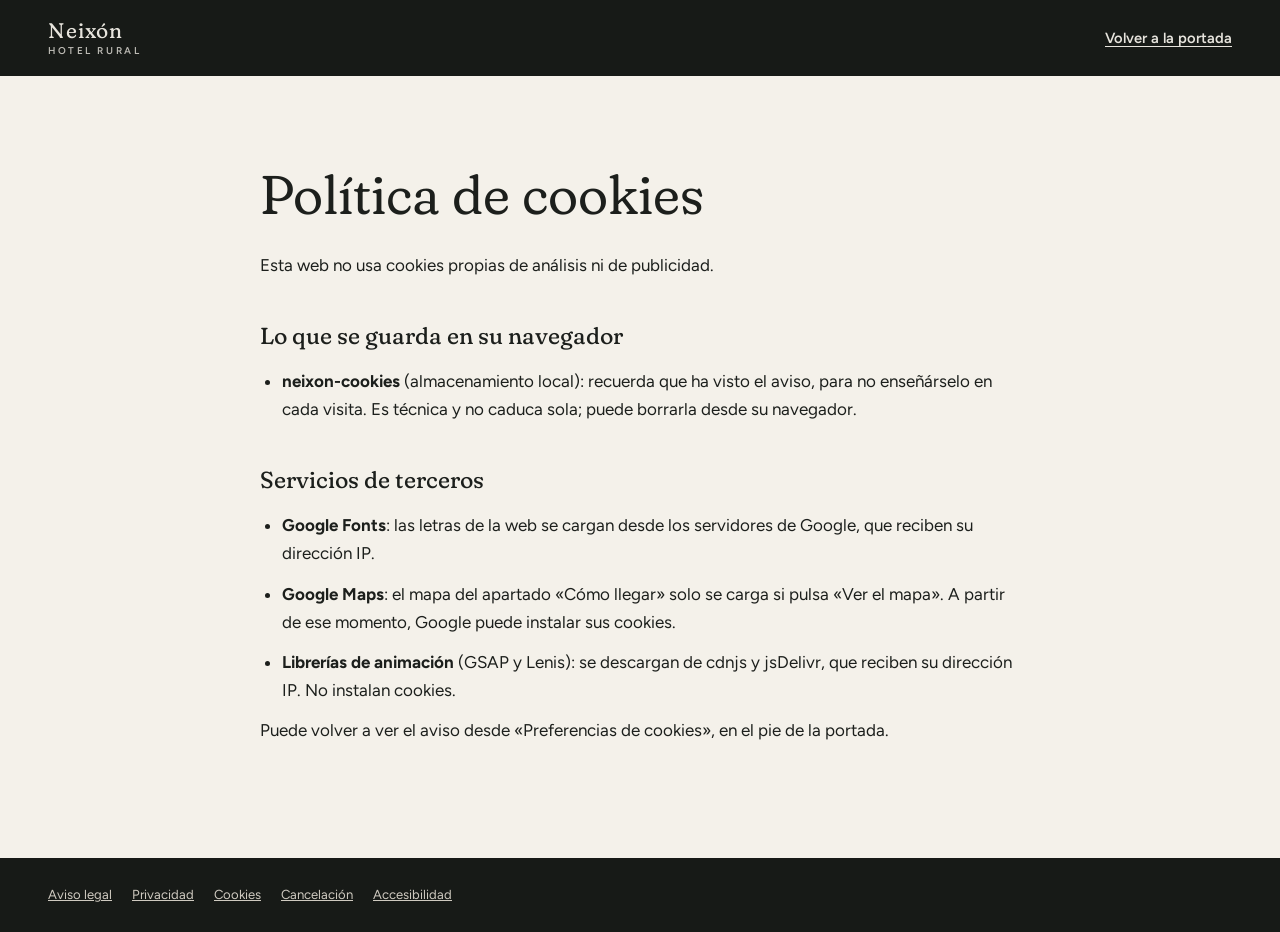
<file: cookies.src.html>
<!DOCTYPE html>
<html lang="es">
<head>
<meta charset="utf-8">
<meta name="viewport" content="width=device-width, initial-scale=1">
<meta name="robots" content="noindex,nofollow">
<title>Política de cookies · Neixón Hotel Rural</title>
<link rel="preconnect" href="https://fonts.googleapis.com">
<link rel="preconnect" href="https://fonts.gstatic.com" crossorigin>
<link rel="stylesheet" href="https://fonts.googleapis.com/css2?family=Fraunces:opsz,wght,SOFT@9..144,300..600,100&family=Figtree:wght@400;600;700&display=swap">
<link rel="stylesheet" href="css/estilos.css?v=83e02af7">
<link rel="stylesheet" href="css/legal.css?v=1df1e09c">
<link rel="icon" href="marca/favicon.svg" type="image/svg+xml">
</head>
<body>
<header class="legal-cab">
  <div class="env">
    <a href="index.html" aria-label="Neixón Hotel Rural, a la portada"><!--svg:marca/anillo.svg aria-hidden="true" focusable="false"--><span class="cab__nombre">Neixón<small>Hotel Rural</small></span></a>
    <a class="volver" href="index.html">Volver a la portada</a>
  </div>
</header>
<main class="legal">
  <div class="env">
    <h1>Política de cookies</h1>

<p>Esta web no usa cookies propias de análisis ni de publicidad.</p>
<h2>Lo que se guarda en su navegador</h2>
<ul>
  <li><b>neixon-cookies</b> (almacenamiento local): recuerda que ha visto el aviso, para no enseñárselo en cada visita. Es técnica y no caduca sola; puede borrarla desde su navegador.</li>
</ul>
<h2>Servicios de terceros</h2>
<ul>
  <li><b>Google Fonts</b>: las letras de la web se cargan desde los servidores de Google, que reciben su dirección IP.</li>
  <li><b>Google Maps</b>: el mapa del apartado «Cómo llegar» solo se carga si pulsa «Ver el mapa». A partir de ese momento, Google puede instalar sus cookies.</li>
  <li><b>Librerías de animación</b> (GSAP y Lenis): se descargan de cdnjs y jsDelivr, que reciben su dirección IP. No instalan cookies.</li>
</ul>
<p>Puede volver a ver el aviso desde «Preferencias de cookies», en el pie de la portada.</p>
  </div>
</main>
<footer class="legal-pie">
  <div class="env">
    <a href="aviso-legal.html">Aviso legal</a>
    <a href="privacidad.html">Privacidad</a>
    <a href="cookies.html">Cookies</a>
    <a href="cancelacion.html">Cancelación</a>
    <a href="accesibilidad.html">Accesibilidad</a>
  </div>
</footer>
</body>
</html>
</file>
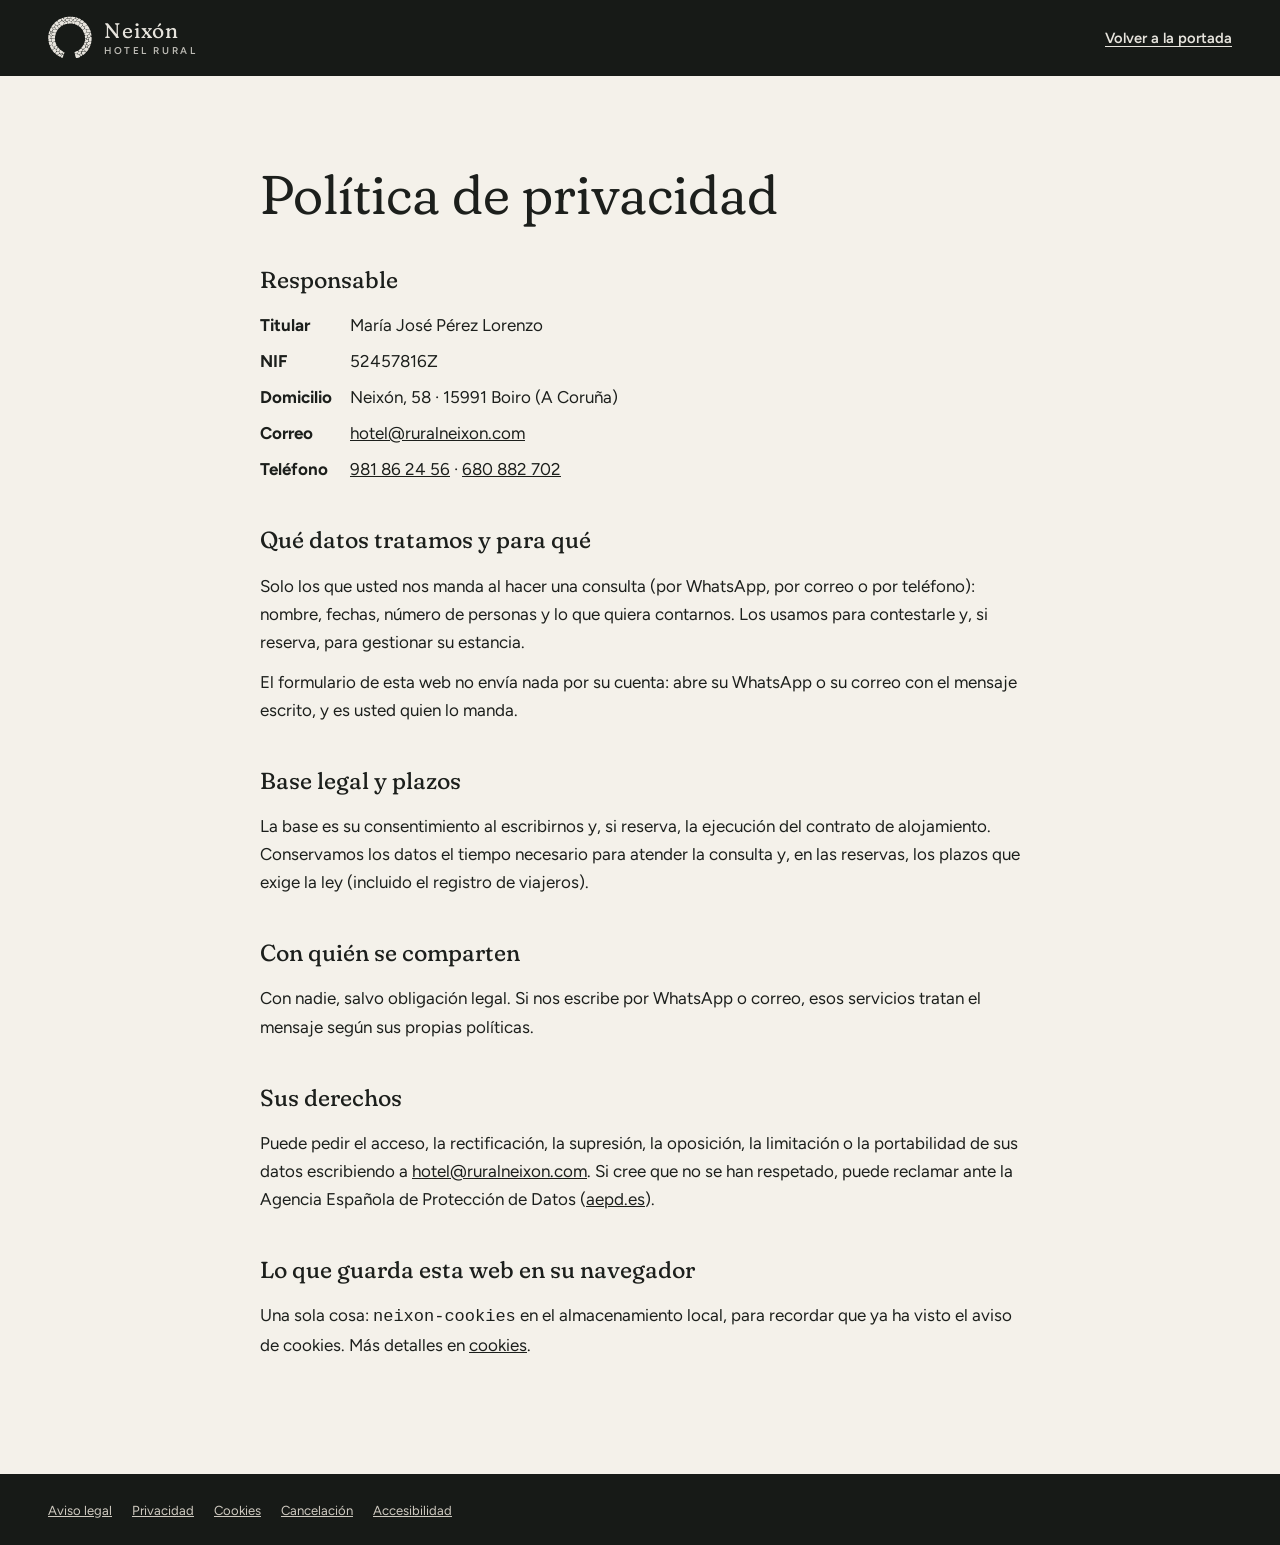
<file: privacidad.html>
<!DOCTYPE html>
<html lang="es">
<head>
<meta charset="utf-8">
<meta name="viewport" content="width=device-width, initial-scale=1">
<meta name="robots" content="noindex,nofollow">
<title>Política de privacidad · Neixón Hotel Rural</title>
<link rel="preconnect" href="https://fonts.googleapis.com">
<link rel="preconnect" href="https://fonts.gstatic.com" crossorigin>
<link rel="stylesheet" href="https://fonts.googleapis.com/css2?family=Fraunces:opsz,wght,SOFT@9..144,300..600,100&family=Figtree:wght@400;600;700&display=swap">
<link rel="stylesheet" href="css/estilos.css?v=83e02af7">
<link rel="stylesheet" href="css/legal.css?v=1df1e09c">
<link rel="icon" href="marca/favicon.svg" type="image/svg+xml">
</head>
<body>
<header class="legal-cab">
  <div class="env">
    <a href="index.html" aria-label="Neixón Hotel Rural, a la portada"><svg xmlns="http://www.w3.org/2000/svg" viewBox="-0.4 -10.3 955.4 955.4" aria-hidden="true" focusable="false">
<g fill="currentColor">
<path data-angulo="202.9" data-anillo="1" d="M339.4 769.3c-3.3 1.4-5.1 6.2-6.6 9.2-2.3 4.8-4.5 9.8-7.4 14.3-1.9 3-4.3 5.6-6 8.7-.7 1.3-1.7 2.7-2.2 4.1-.3 .9-.2 1.9-.4 2.9-2.5 10.4 1.1 17.1 12 18.6 2 .2 3.5 .9 5.6 .8 1.7-.1 4.8-.5 6.2-1.7 4.9-4 7.7-15.8 9.6-21.8 .9-2.6 2.1-5.2 2.7-7.9 1.7-7.6 6.9-20.2-1.8-25.4-1.9-1.2-4-2-6.2-2.1-1.7 0-3.9-.4-5.5 .3z"/>
<path data-angulo="203.2" data-anillo="0" d="M316.7 829.2c-6.1 .8-19.7 6-23.4 10.9-1.1 1.5-7.5 17.9-9.2 21.5-2.2 4.8-7.6 12-7 17.3 .8 7.1 19.5 13.7 25.5 16.1 4.5 1.8 11.1 3.7 15.5 .8 5.4-3.6 9.5-25.2 11-31.9 1.6-7 4.5-13.8 5.9-20.8 .6-2.7 1.7-6 .1-8.6-2.2-3.4-7.7-4.2-11.4-4.6-2.4-.2-4.6-1.1-7-.7z"/>
<path data-angulo="207.7" data-anillo="1" d="M299.2 804.2c-6.5 1.5-20.6 3.7-25.3 8.3-.8 .8-1.8 2-1.8 3.2 0 5.2 11 14.7 15.3 16.7 5.7 2.6 16.3-1.4 20.3-5.8 1.1-1.2 1.8-2.9 2.3-4.4 1.1-3.8 1.3-6 1-9.9-.3-5.4-1.3-8.3-7.4-8.3-1.4 0-3-.2-4.4 .2z"/>
<path data-angulo="211.2" data-anillo="0" d="M249.7 813.9c-10 .9-26.9 11.6-35.6 17.2-4.9 3.2-4.7 1.9-8.4 6.8-.5 .8-1.4 1.5-1.5 2.5-.4 2.8 7.7 7.5 9.9 8.9 11.5 6.8 23.1 13.6 34.9 20 3.9 2.1 12.8 7.6 17 7.4 9.2-.4 16.9-20.5 18.9-28 2.2-8.3-2.9-12.5-8.2-18-8.2-8.5-13.6-18.1-27-16.8z"/>
<path data-angulo="212.8" data-anillo="1" d="M266.7 724.4c-6.7 1.4-9.3 7.2-12 12.8-3.4 7.2-6 14.8-9 22.2-1.6 4.1-4.2 8.4-4.6 12.9-.4 3.3 .9 6.3 2.1 9.4 3.1 7.9 15.6 24.6 24.8 25.2 8.6 .7 20.2-5.4 29.1-6.9 5.4-.9 18.1-3.9 22.3-7.1 4.5-3.3 14.1-20 12.8-25.5-.9-3.7-6.3-7.4-9.4-9.2-10.4-5.7-20.9-12.1-30.7-18.8-3.4-2.2-6.5-5-10-7.2-4-2.5-10.2-8.8-15.4-7.8z"/>
<path data-angulo="219.7" data-anillo="0" d="M221.4 767.9c-4 .2-8.1-.1-12.2 .1-3.2 .2-6.4 .8-9.7 .9-4.8 0-10.4-.8-14.9 1.4-3.4 1.6-12.7 12.4-16.2 15.8-3.9 3.9-9.2 6.6-10.3 12.6-.7 4 1.7 7.6 4 10.6 3.6 4.6 18.3 15.9 23.7 19.2 2.8 1.8 6.5 4.2 9.9 4.5 5.9 .4 11.1-2.7 16.1-5.5 4-2.3 7.8-4.9 11.7-7.3 4.7-2.8 9.6-5.2 14-8.4 11.6-8.5 5.2-18.2 1.7-29-1.6-4.6-2.9-11.5-7.3-14.3-2.1-1.3-8-.8-10.5-.6z"/>
<path data-angulo="225.3" data-anillo="1" d="M215.2 676.2c-1.8 .5-3.2 1.5-4.6 2.6-10.3 7.9-8 19.5-12.4 24.9-6.6 8-20.2 8.8-21.2 21.1-.1 1.1-.7 2.2-.9 3.3-.5 2.7-.3 6-.1 8.8 .1 1.2 .6 2.2 .9 3.4 1.7 9.2 6.4 19.4 16.1 22.5 4.9 1.5 11 1.7 16.2 1 1.9-.2 3.5-.8 5.4-.8 2.6 0 5.1-.6 7.6-.9 1.8-.2 3.5 .1 5.2-.2 4-.5 10.1-2.6 13.2-5.1 3.5-2.8 5-7.8 6.7-11.9 1.7-4 3.2-8.2 5-12.1 1.5-3.4 3.3-6.6 4.5-10.2 2.4-6.7-.1-10.4-4.3-15.7-3.4-4.4-7.6-8.1-11.5-12.1-3.6-3.6-7-7.5-10.6-11.1-3.9-3.9-9.1-9.1-15.2-7.5z"/>
<path data-angulo="230.5" data-anillo="0" d="M137.2 700.2c-10.1 3.1-16.5 8.7-23.3 16.5-1.8 2-3.2 4.2-5.1 6.1-3.4 3.3-8.2 5-11.2 8.8-3.5 4.3-3.1 9 .6 13.1 8.9 9.8 17.3 19.9 26.4 29.6 6.1 6.6 12.7 13.6 21.3 16.9 1.9 .7 4.1 1.1 6.2 .6 8.2-1.9 24.7-17.8 25.8-26.4 1-7.5-3.2-14.3-4.8-21.3-.3-1.3-.9-2.7-1-4.1-.6-5.4 .9-19.9-.4-23.6-.7-2.3-2.7-4.3-4.6-5.6-.2-.1-19.2-8.4-20.9-9-2.6-1.1-6.2-2.4-9-1.6z"/>
<path data-angulo="236.0" data-anillo="1" d="M179.7 635.2c-8.1 1.1-27.6 17.4-33.8 23.3-3 3-6.6 5.5-8.4 9.5-1.6 3.4-.5 8.2 .3 11.6 4.1 15.9 16.9 22.1 31.5 26.1 1 .3 2.1 .3 3.1 .5 6.8 1.4 10.9 1.2 16.8-2.7 1.8-1.1 3.6-2.4 4.8-4.2 2.3-3.3 3.5-7.3 5.1-10.9 2.1-4.7 4.5-9.4 6-14.3 1-3.5 2.2-5.9 2.3-9.8 .4-13.1-8.7-27-22.4-28.4-1.7-.1-3.7-1-5.3-.7z"/>
<path data-angulo="242.5" data-anillo="0" d="M80.4 621.4c-10.1 .5-19.1 4.9-28.7 7.4-4.5 1.3-10.3 3.3-11.6 8.6-1.6 6.8 6.5 20.2 9.5 26.5 5.1 10.3 10.1 20.8 15.8 30.7 2.9 5.1 6.3 10 9.4 14.9 3.5 5.4 7.1 13 13.4 15.4 1.7 .7 3.5 1.6 5.3 1.5 5.9 0 14-8.4 17.6-12.6 4.4-5 14-12.8 16.5-18.2 3-6.3 1.5-14.9-.7-21.2-3.8-10.8-14.2-15.5-21-24.1-5.2-6.6-7.8-17-12.1-22.1-3.4-4-8-7.1-13.4-6.8z"/>
<path data-angulo="248.1" data-anillo="1" d="M149.7 546.9c-4.6 .4-8.7 2.4-13 3.9-8.2 3-22.6 7.6-28.2 14.2-3.2 3.7-4.8 9.3-6.7 13.6-2.6 5.7-5.9 11-8.5 16.6-2.3 4.9-6.2 12.3-5.6 17.7 .8 6.9 6.9 7.9 11.6 14.9 1.8 2.6 2.4 7.7 3.9 10.9 4.2 8.8 11.3 17 20 21.6 5 2.5 11.5 1 16-1.6 4.5-2.5 8.8-7.8 12.8-11.1 7.2-5.9 18.7-11.8 24.4-17.5 2.6-2.6 5.8-4.9 6.5-8.8 .4-1.9-.5-3.7-1-5.5-1.1-4.2-3.2-8.1-4.8-12.1-5.4-13.9-11.3-27.7-15.2-42.2-2-7.7-1.7-15.6-12.2-14.6z"/>
<path data-angulo="254.9" data-anillo="0" d="M18.7 542.2c-8.3 2.8-4.6 10.8-3.7 16.7 .4 2.7 1.3 5.3 1.9 8 1.7 8 3.9 15.8 5.9 23.8 1.4 5.3 2.6 10.7 4.6 15.9 1.8 4.8 4.4 15.2 8.9 18.1 1.8 1.1 4.6 2.3 6.8 2.2 2.9-.1 23.3-7.1 27.5-8.6 3.7-1.3 7.4-2.3 10-5.6 4.4-5.5 6-12.6 8.8-19 2.7-6.1 11.9-20.5 10.4-26.6-.8-3.6-4-6.2-6.7-8.6-1.9-1.6-4.2-2.8-6.6-3.5-4.2-1.3-9.1-3.4-13.4-3.9-4.6-.6-9.3 .5-13.9-.2-6.2-.9-12.8-3.4-18.9-5.1-4.6-1.2-17.4-5-21.6-3.6z"/>
<path data-angulo="262.0" data-anillo="1" d="M91.7 482.3c-6.5 2.2-6.3 9.1-6.8 14.7-.2 2.4-.8 4.9-.9 7.3-.1 3.3 .2 6.5-.1 9.7-.1 1.6-.7 3.1-.8 4.7-.2 2 0 4-.1 5.9-.1 1.4-.6 2.6-.8 4-.6 4.8-.6 10.4 .8 15 .8 2.9 5.6 6.4 8 8.1 3.1 2.2 13.8 6.5 17.4 6.1 1.5-.1 23.7-10.1 28.8-11.7 4.2-1.2 14.1-4.1 16.6-7.6 3.1-4.3 1.3-7 1.2-11.5-.2-4.5-1.3-8.7-1.9-13.2-.2-2.1 0-4.3-.2-6.4-.2-2.9-1.1-9.7-1.7-12.6-.9-4.6-3.9-7.6-8.5-8.6-1.5-.4-3.1-.1-4.7-.3-1.7-.1-3.4-.7-5.1-.8-2.3-.2-4.7 0-7-.1-2.5-.1-5.1-.7-7.6-.9-1.8-.2-3.7 0-5.5-.1-2.7-.3-5.3-.9-8.1-1-4.1-.1-8.9-2.2-13-.7z"/>
<path data-angulo="264.0" data-anillo="0" d="M69.4 476.2c-8.6 1.9-16.5 6.6-24.7 9.7-5.9 2.1-11.9 4.1-17.8 5.9-4.3 1.3-8.6 2-12.9 3.4-3 1-5.8 3.8-6.6 6.9-.7 2.7 .3 5.6 .4 8.3 .4 7.4 .9 19.4 6.5 24.8 2.8 2.8 11 2.9 15.1 4 3 .9 6.1 1.3 9.2 1.9 3.2 .7 6.4 1.9 9.6 2.7 2.8 .8 5.8 .9 8.6 1.5 4.3 .9 10.3 1.7 14.2-.9 4-2.8 6.1-10.7 6.9-15.2 .9-5 .9-9.9 1.1-15 .2-2.7 .8-5.3 1-7.9 .2-3.7 0-7.5 0-11.2 0-3.4 1.1-6.7 .9-10.1-.6-6.9-4.3-10.4-11.5-8.8z"/>
<path data-angulo="272.6" data-anillo="1" d="M98.4 417.2c-5.7 1.5-21.1 10.9-24.6 15.6-2.6 3.6-3.7 7.4-5.1 11.4-2.4 6.5-4 13.7 .1 19.8 2.5 3.8 7.8 6 11.6 8.2 4.7 2.6 9.9 4.5 15.2 5.6 1.9 .4 3.9 0 5.9 .3 1.4 .1 2.7 .7 4.1 .8 5.3 .6 10.7 .6 16 1.2 2.5 .2 4.9 .8 7.4 .9 6.3 .1 15.5 2 20.2-1.8 3-2.4 2.7-8.9 2.8-12.3 .1-2.9 .7-5.8 .9-8.7 .1-2.3-.1-4.7 .2-7.1 .6-5.2 1.9-10.2 1.9-15.5 0-4.1-1.9-8.1-5.9-9.7-3.3-1.3-18.9 .1-24.7-1-7.4-1.4-19.2-9.4-26-7.7z"/>
<path data-angulo="272.7" data-anillo="0" d="M14.2 396.3c-6.3 2.3-6.6 9.7-7.1 15.4-.3 3 .1 6.1-.1 9.2-.2 2.8-.7 5.5-.9 8.3-.2 2.9-.1 5.7-.2 8.5-.3 6.8-.9 13.6-.9 20.4 0 6.1-1.8 26.6 1.7 30.5 5.6 6.1 24.7-2.3 31.4-4.9 4.9-1.8 15.7-5.1 19.2-8.6 4.9-5.1 4.5-12.5 4.7-18.9 .1-1.9 .7-3.7 .9-5.6 .7-5.5 .1-11.2-1.7-16.3-1.5-4-3.9-7.2-6.7-10.5-2.2-2.5-4.1-5.1-6.6-7.4-4.9-4.4-13.1-8.9-18.7-12.9-3.5-2.5-10.5-8.9-15-7.2z"/>
<path data-angulo="280.1" data-anillo="1" d="M65.7 356.2c-4.3 .6-7 3.9-9.4 7.2-1.5 1.8-17.4 28.7-18 30.3-.7 1.9-.7 5.7 .1 7.5 2.2 5 15.3 15 19.7 19.5 2.9 2.8 5.6 6.4 9.7 7.5 4.4 1.2 19.6-9.1 21.7-12.9 .6-1.1 .6-2.6 .5-3.9-.4-3.7-4.8-6.7-6.6-9.9-.9-1.7-1.2-3.4-1.8-5.2-2.4-7.2-1.8-30.5-4-35.1-1-2.3-9.5-5.4-11.9-5z"/>
<path data-angulo="283.2" data-anillo="2" d="M107.9 349.2c-5.9 1.5-21.8 14.3-23.6 20.2-1.1 3.7-.2 13.3 .3 17.4 .7 5.3 1.1 11.3 5.3 15.3 3.8 3.7 8.3 5.5 12.7 8.1 7.1 4.2 13.9 9.2 22.2 10.7 1.3 .2 2.8 .1 4.1 .2 5.2 .5 8.7 1.3 14.2 .8 2.3-.2 4.5-.9 6.8-.9 4.5-.2 7.8-1.9 9.7-6.2 1.9-4.7 3.5-16.4 4.6-21.9 .8-4.2 1.9-8.4 3-12.5 1.3-5.2 4.3-11.1 2.8-16.6-1.2-4.5-8.8-5.6-12.8-5.8-1.8-.1-3.2-.7-4.9-.9-8.7-1.1-17.5-1.8-26-4.3-4.6-1.4-13.8-4.8-18.4-3.6z"/>
<path data-angulo="284.3" data-anillo="0" d="M36.4 314.2c-5 1-6.9 6.5-8.5 10.8-3.1 8.4-5.8 16.9-8.1 25.6-.5 2.2-1.4 4.4-1.8 6.5-.6 4.1-2.1 10.2-3.2 14.2-2.3 9.3-4.3 20 8.5 21.8 2.1 .3 4.4 .4 6.5-.3 7.4-2.5 17.7-22 21.4-29 1.7-3.2 4.4-6.3 4.8-10 .2-1.2 .8-2.2 .9-3.4 .6-4.5 .5-17-1.4-20.9-1.8-3.7-5.1-5.9-7.9-8.7-2.7-2.9-6.6-7.6-11.2-6.6z"/>
<path data-angulo="288.4" data-anillo="1" d="M94.7 318.4c-1.7 .3-3.6 .4-5.2 .8-5.8 1.6-20.1 7.3-24.4 11.2-2.7 2.5-3.7 5-3.7 8.7 0 2 .1 4.7 .9 6.5 1.8 4.2 9.1 7.2 13 8.8 2.7 1.1 7.2 1.2 10 .5 5.5-1.4 15-7.6 18.9-11.6 4.4-4.5 2.7-9.4 1-14.8-1.4-4.2-1.7-8.5-6.8-9.7-1.2-.3-2.4-.5-3.7-.4z"/>
<path data-angulo="294.6" data-anillo="0" d="M73.4 234.2c-6.2 1.8-9.9 8.8-12.6 14.2-6.1 11.7-12.4 23.3-16.9 35.8-1.9 5.4-6.6 13.4-5.8 19.3 .5 3.5 4.1 6.5 6.6 8.7 3.6 3.2 12.7 10.9 17.4 11.7 2.5 .4 4.9-.3 7.2-1.2 5.2-2.1 11.6-3.5 16.2-6.8 8.2-6 11.7-16 15.8-24.8 1.7-3.6 3.7-7.2 4.9-11 .9-2.9 1.5-6.4 .6-9.5-1.8-6.6-15.5-22.5-20.6-27.9-3-3.2-7.7-10.1-12.8-8.5z"/>
<path data-angulo="295.3" data-anillo="1" d="M154.4 276.4c-3.8 .3-9.7 .3-13 .7-1 .1-2 .6-3.1 .8-4.9 .8-9.7 1.9-14.6 2.9-5.2 1.2-12.2 2.6-15.9 7-3.4 4-4 9.6-4 14.6-.1 2.7-.2 5.7 .5 8.3 .5 1.5 .5 3 .9 4.4 .8 3.5 6.7 21.1 8.1 24.2 .5 1.2 1.4 2.4 2.3 3.3 4.1 4.6 16.3 7.2 22.3 8.3 1.4 .2 2.8 .1 4.1 .3 3.1 .6 6.2 1.5 9.3 1.8 1.2 .1 2.2 .7 3.4 .9 4.2 .7 13.1 2 17 .8 7.7-2.4 9.7-8.7 12.6-15.3 4.1-9.2 8.6-18.3 13.2-27.3 3-5.9 7.6-12.8 4.2-19.5-1.8-3.5-8.6-5.4-12-6.7-9.4-3.5-25.3-10.2-35.3-9.5z"/>
<path data-angulo="301.4" data-anillo="1" d="M137.4 237.2c-6.1 1.4-21.3 6.8-26.2 10.2-1.6 1.1-3.2 2.8-3.9 4.5-5.1 11.5 7.4 23.2 18.6 23.1 3 0 5.7-1.4 8.7-1.9 1.2-.2 2.5 0 3.7-.2 7.5-1.1 15.3-3.2 15.7-12.2 .4-9.3 1.6-23.7-11.4-23.7-1.7 0-3.5-.2-5.2 .2z"/>
<path data-angulo="306.3" data-anillo="0" d="M128.9 158.2c-5.5 1.1-8.8 6.9-12.4 10.5-10.7 10.7-19.4 23.1-28.6 35-2.5 3.2-9.5 12.8-9.9 16.7-.2 1.7-.3 3.8 .2 5.5 .5 1.3 1.6 2.2 2.4 3.4 3.5 5.4 8.1 12.5 14.7 14.5 4 1.2 8.2 .5 12.3 .1 4-.3 7.8-3 11.3-4.7 4.6-2.2 10.4-3.5 14.3-6.9 6.5-5.7 10.6-20.6 15-28.7 2.3-4.3 8.9-12.5 9-17 .2-7.8-5.8-12.7-11.2-17.2-2.8-2.3-5.4-4.8-8.5-6.7-2.3-1.5-5.6-5-8.6-4.5z"/>
<path data-angulo="307.9" data-anillo="1" d="M168.7 190.9c-3.4 .2-6.3 2.7-8.9 4.6-4.6 3.4-9.7 10.6-11.6 16.1-.8 2.2-.9 4.4-1.3 6.7-.8 4.6-1.5 5.8 .2 10.5 1.7 4.7 7.8 6.9 9.6 12.2 .3 .8 .3 1.7 .5 2.6 .3 1.2 .7 2.1 .8 3.4 .1 2.5 .5 4.9 .7 7.4 .3 4.5-.7 9.4 1.9 13.3 2.2 3.3 7.2 5.2 10.7 6.5 7.4 2.9 14.8 5.7 22.1 9 3.1 1.4 8.2 5.4 11.2 5.8 1.5 .2 3.3 .4 4.8-.2 5.2-2.2 13.9-15.9 18.1-20.7 2.3-2.6 6.5-6.2 6-10.2-.7-5.3-11.7-16-15.2-20.9-1.9-2.6-4.3-4.9-6.1-7.5-4.6-6.8-7.4-15.3-13.2-21.2-4.1-4.3-10.3-7.2-15.3-10.3-3.9-2.4-10.4-7.3-15-7.1z"/>
<path data-angulo="317.8" data-anillo="0" d="M194.1 97.9c-4 .2-12.7 7.2-16.3 9.8-10.6 7.3-34.3 27.8-41.1 38-4.8 7.3 3.2 12.7 7.7 17.2 3 3 6.4 5.1 9.6 7.7 1.6 1.4 3 3 4.6 4.4 8.9 7.3 19.1 14.7 29.3 20.1 6.7 3.6 14.4 3.2 20.9-.7 1.3-.8 2.2-2 3.5-2.9 3.8-2.5 7.6-5 11.4-7.4 3.6-2.2 11.3-5.9 13.1-9.8 .5-1.2 1.1-2.9 1.2-4.3 0-.3-1.9-13.3-2.1-14.6-1-5.4-1.6-11.2-4.9-15.8-3.5-4.8-9.2-7.8-12.5-12.9-4.9-7.5-7.7-17.1-12.3-23.7-2.8-4-7.3-5.4-12.1-5.1z"/>
<path data-angulo="317.9" data-anillo="1" d="M247.2 178.6c-4.6 .7-8.9 3.1-13 5-4.9 2.2-8.1 4.2-12.6 6.9-9.6 5.9-16.5 11.4-11.9 23.7 1.1 2.9 2.1 5.7 3.6 8.4 2.9 4.9 11.3 16.3 15.3 20.5 2.5 2.8 4.3 6.5 8.1 7.8 4.3 1.4 7.4-1.5 10.2-4.3 5.2-5 10.8-9.7 16.3-14.5 4.5-3.9 8.7-8.1 13.3-11.9 3.3-2.7 13.6-10.1 15.4-12.6 3.7-5.1-.4-7-4.6-9.2-8.7-4.6-17.7-8.4-25.9-13.8-4.1-2.7-8.8-6.8-14.2-6z"/>
<path data-angulo="329.0" data-anillo="0" d="M274.4 49.2c-4.8 .9-12.3 5.2-16.9 7.5-9.8 4.7-30.2 15.4-38 22.3-3.2 2.9-11.1 8.1-12.3 12.4-.9 3.5 2.1 8.2 3.5 11.4 4.1 9.4 8.8 22.9 18.4 27.8 12.7 6.4 21.9-10.6 30.3-17.4 6.5-5.2 14.2-8.7 21.3-12.8 18.7-11 12.3-19.9 6.3-35.8-2.1-5.6-4.1-17.1-12.6-15.4z"/>
<path data-angulo="330.7" data-anillo="1" d="M301.2 97.1c-11.5 2.3-29.3 12.1-38.3 19.6-3.8 3.1-7.1 7-10.6 10.5-4.1 4.2-12.1 12.5-12.3 18.5-.1 3.5-.8 7.2 .2 10.7 1.3 4.6 4.1 9.1 7.4 12.5 5.6 5.6 23.2 16 30.6 20 4.8 2.6 11.9 7.9 16.8 9.1 2.1 .5 6 2.2 8.1 1.9 7.8-1.1 20.5-10 27.3-14.3 3.9-2.5 7.6-5 9.3-9.5 1.6-4.2 1-8.6 1.4-13 .3-4.2 1.9-11.1 3.5-15 2.8-6.5 3.3-6.7 4.6-13.8 .2-1.3 .7-2.5 .5-3.8-.7-4.3-3.4-7.7-5.7-11.2-1.7-2.7-3.3-5.9-5.6-8.2-1.6-1.7-3.7-2.8-5.6-4.1-8.3-5.4-21.5-11.8-31.6-9.9z"/>
<path data-angulo="339.6" data-anillo="0" d="M312.8 90c8 5.1 10.2 6.9 19.5 9.2 1.2 .2 2.2 .8 3.4 .8 7.2-.2 12.2-5.5 17.9-8.9 6.5-3.8 18.5-4.8 20.3-12.2 .4-1.9 .1-4.1 .1-6-.1-2-1-4.7-2.2-6.4-.9-1.4-2.3-2.7-3.7-3.6-3.1-2.1-17.4-8.8-20.6-8.9-2.8-.1-8.6 3.2-10.9 2.1-1.1-1.6-.3-4.2-.8-6.1-1.1-5-4.4-15.9-9.1-18.4-3.4-1.8-7.2 .5-10.5 1.4-5.6 1.3-22.5 9.4-26.1 13.5-1.7 1.9-2.4 4.2-2.7 6.7-.5 4.5 2.4 9.3 4.4 13.1 1.8 3.4 3.3 7.2 5.5 10.3 3.4 5 10.4 10.1 15.5 13.4z"/>
<path data-angulo="343.0" data-anillo="2" d="M375.9 87.2c-9.7 1.1-23.3 7.6-30.1 14.5-1 1-2.2 2-2.6 3.3-1.4 4.6 4.3 13 6.8 16.7 2 3.1 4.7 6.7 8.8 6.3 3.3-.4 9.3-5.9 12.7-7.6 2.5-1.3 5.2-2.5 7.9-3.2 3.3-.9 6.9-.8 9.8-3.1 1.2-1 2.8-2.9 2.7-4.6-.1-2.2-1.8-4.5-2.7-6.4-2.5-4.9-6.2-16.8-13.3-15.9z"/>
<path data-angulo="343.5" data-anillo="2" d="M384.2 120.2c-20.5 4.5-30.1 15.3-37.6 34.2-1.1 2.6-1.5 5.9-1.6 8.7-.1 4.1-2 10 1.4 13.3 1.8 1.8 6.4 .7 8.5-.1 7.2-2.5 14.6-4.7 21.9-7 6-2 12.4-3.2 18.6-4.5 2.1-.4 4.2-1.2 6.3-1.7 4.5-.9 9.4-.7 13.8-2.3 5.1-1.9 7.9-6.5 6.7-11.7-.2-1.2-.1-2.3-.4-3.4-1.4-5.9-4.3-13.9-8.3-18.5-5.7-6.6-15.5-7.2-23.4-7.2-1.9 0-4-.2-5.9 .2z"/>
<path data-angulo="347.2" data-anillo="0" d="M408.4 9.2c-.8 .1-1.6 .6-2.4 .7-1.7 .3-3.5 0-5.2 .3-2.3 .3-4.6 1.2-7 1.7-1.4 .2-2.8 0-4.2 .2-2.4 .4-4.8 1.2-7.2 1.7-1.2 .3-2.3 .2-3.4 .4-4.4 .9-8.7 2-13 3-3.5 .7-6.9 2.1-10.4 2.7-3.9 .7-20.3 5.3-22.3 8.3-1.3 2.1 .5 5.6 1.5 7.6 3.2 6.7 8.4 11.4 15.1 14.6 6.7 3.2 18.7 8.2 26.2 7.2 5.4-.7 10.1-4.2 14.9-6.3 3.1-1.3 6.3-2.2 9.5-3.2 5.6-1.6 16.7-6.6 18.3-12.8 .5-2 .4-4.9 .1-6.9-.1-1.3-3-14.3-3.3-14.9-1.1-2.3-4.6-4.5-7.2-4.3z"/>
<path data-angulo="351.5" data-anillo="1" d="M426.4 42.4c-5.2 .5-9.7 4.2-14.3 6.5-5 2.3-10.2 4.5-15.5 5.9-2.3 .6-4.7 .6-6.9 1.6-3.8 1.7-10.9 7.8-11.6 12.1-.3 1.5-.3 3.6 .1 5.1 1.9 6.9 9.1 17.3 12.7 23.9 1.7 3.3 2.9 7.5 6 9.9 3 2.4 9.2 3.5 12.9 2.3 4.5-1.4 8.5-4.3 12.7-6.4 4-2.1 8.3-3.6 12.6-5.1 4.2-1.4 11.9-1.5 15.2-3.8 3.5-2.4 5.6-7.2 5.7-11.3 .1-1.5 .5-3 .5-4.6-.1-7.7-1.8-21.3-7.7-26.7-3.5-3.3-7.7-4.4-12.1-6.1-3.1-1.2-6.8-3.6-10.3-3.3z"/>
<path data-angulo="357.7" data-anillo="0" d="M456.4 4.1c-4.3 .4-8.6 .6-12.8 .9-3.9 .3-7.7 1-11.6 1-3.7 0-8.7-.5-11.3 2.9-2.2 2.9 0 12.3 1 15.6 .9 2.8 1.9 5.4 3.9 7.6 3.8 4.2 14.6 8.2 20.1 10.1 1.8 .6 8.8 2.7 10.3 2.6 2.5-.3 5.2-2.4 7.4-3.7 6-3.7 12.5-5.5 19.1-7.9 1.3-.4 2.6-.6 3.8-1.2 7-3.5 13.7-11.9 16.9-18.9 2.2-4.6-2.4-8.7-6.8-9-7.6-.4-32.9-.7-40 0z"/>
<path data-angulo="358.6" data-anillo="2" d="M452.1 99.2c-9.3 .8-18.1 3.1-26.2 7.9-2.1 1.3-4.2 2.3-5.8 4.4-1.7 2.4-2 4.5-2.4 7.3-.3 1.4-.7 2.8-.6 4.2 .5 6 6.5 13.4 7.8 20 .3 1.2 .8 2.4 1 3.6 .6 3.1 .2 7.8 3.2 9.9 2.2 1.5 15.2-.4 18.2-1.1 7.8-1.5 30.3-2.7 38.3-2.1 2.4 .2 4.8 .6 7.2 .7 3.1 .1 6.2-.2 9.3 .2 4.8 .6 10.1 2.2 14.6-.8 3.2-2.1 3.8-6.9 3.8-10.4 0-8.1-2-12.8-4.3-20.2-.6-1.9-.9-4-1.6-5.9-1.7-4.2-2.1-9-6.4-11.5-5.2-3.1-17.2-1.2-23.6-1.4-1.7-.1-3.2-.6-4.9-.9-1.3-.2-2.8 .1-4.1-.2-8.6-1.8-14-4.6-23.5-3.7z"/>
<path data-angulo="2.8" data-anillo="1" d="M477.7 39.2c-7.1 1.5-15.1 5-18.3 12-1.7 3.6-.9 7.9-.5 11.6 .8 7.2 1.7 18.9 4.6 25.4 2.5 5.5 4.5 7.4 9.9 9.9 1.5 .7 3.2 1.6 4.8 1.8 2.7 .4 5.8 .1 8.5 .1 2.4 0 4.9 .2 7.2-.1 3-.4 5.9-1.5 8.8-1.8 5.3-.7 12.3-.2 17.5-1.3 11.1-2.1 19.5-10 24.3-20.1 1.6-3.5 4.4-9.1 1.1-12.5-3.3-3.4-9.6-2.5-13.9-2.8-9.9-.6-20.1-3-28.5-8.7-7.4-5.1-8.7-13.7-20.6-13.7-1.6 0-3.3-.2-4.9 .2z"/>
<path data-angulo="8.6" data-anillo="0" d="M514.9 5.2c-1.9 .2-4.3 .8-5.3 2.5-1 1.5-1.2 3.5-1.9 5.2-2.4 5.6-5.8 10.4-9.4 15.3-1.8 2.3-3.8 5.1-3.1 8.2 1.2 5.3 10.8 11.2 15.2 14.4 9.8 7.1 20.1 7.2 31.8 7.2 3 0 6.5 .4 9.4-.1 6.1-1.2 11.7-4.3 17.6-6.1 6.5-2 14.1-4.6 18.9-9.8 4.1-4.5 5.5-14.7 2.9-20.1-.9-1.9-2.9-4-4.6-5.2-3-2.1-7.3-2.2-10.7-3.3-5.7-1.6-11.6-1.8-17.4-2.7-2.8-.4-5.6-1.1-8.4-1.5-1.3-.2-2.6-.1-3.9-.3-1-.2-2-.7-3.1-.8-1.6-.2-3.2 0-4.7-.2-3.6-.4-21.1-2.9-23.3-2.7z"/>
<path data-angulo="12.5" data-anillo="2" d="M530.9 97.2c-21.1 6.1-8.5 23.9-6 36.6 .8 4.4-.6 8.4-1 12.7-.1 2.2-1.3 6.4 .5 8.2 1.2 1.1 6 2.8 7.7 3.1 1.8 .3 3.8 0 5.7 .4 4.3 .7 8.5 1.9 12.8 2.6 2.8 .6 5.7 .8 8.5 1.4 4 .8 8 2.3 12.2 2.4 2.9 .1 6.7-1.9 7.6-4.7 1.4-4.7 .7-9.3 1.1-14.1 .2-1.2 .7-2.2 .9-3.4 .7-4.8 1.1-9.8 2.3-14.5 1-4.3 3.2-11.2 .8-15.2-2.1-3.4-7.4-5.4-11.1-6.5-5.9-1.7-13.2-2-17.9-3.5-8.4-2.6-9.5-5.7-19.4-5.7-1.5 0-3.2-.2-4.7 .2z"/>
<path data-angulo="16.0" data-anillo="1" d="M588.2 50.2c-19 4-34.4 13-41.8 31.6-.8 2-2.2 5.3-2.1 7.4 .2 1.6 1.4 2.9 2.4 4 6.9 7.4 17.2 6.8 26.3 9 4.5 1.1 10 3.3 14.4 3.8 2.8 .4 5.5 1.4 8.4 1.4 2.4-.1 4.7-.8 7-1.3 15.1-3.3 23.2-12.3 24.3-27.8 0-1.3 .5-2.6 .5-3.9-.5-17-15.7-24.4-30.7-24.4-2.8 0-6-.4-8.7 .2z"/>
<path data-angulo="19.5" data-anillo="0" d="M602.7 19.4c-1.6 .1-3.2 .7-4.4 1.6-3.8 2.8-1.8 5.5-1.4 9.2 .5 4 .3 8.3 2.8 11.7 3.1 4.2 10 5.3 14.5 7.4 6.1 2.8 11.4 7.9 16.2 12.6 2.1 2.1 5.9 5.5 9.1 5 3.3-.4 7.4-5 10-7.1 1.5-1.2 10.7-11 11.3-12.3 1-2 1-6-.3-7.9-2.4-3.4-12.6-6.5-16.6-8.2-6.7-2.8-14-5.4-21-7.2-2.1-.6-4.3-.9-6.4-1.5-2.1-.6-12.4-3.4-13.8-3.3z"/>
<path data-angulo="26.4" data-anillo="1" d="M623.2 105.4c-5 .7-10.1 1.4-14.9 2.8-1.6 .5-3.2 1.2-4.8 1.7-3.3 .9-7.4 1.1-10.1 3.3-4.5 3.7-5.5 10.3-6.5 15.6-1.9 10.6-3.8 21.1-3 32 .8 11.4 7 11.5 16 15.4 10.5 4.5 21.3 8.5 31.2 13.9 3.5 1.9 15 8.5 18.2 8.9 6.7 1 12.6-7 15.7-12.1 5.9-9.7 13.5-18.7 20.5-27.7 3.1-4.1 8-10.4 8.1-15.8 0-1.9-.8-3.9-1.4-5.7-2.5-7-8.3-10.6-13.9-15-13.4-10.4-29.2-16.3-46.1-17.1-2.9-.1-6.1-.6-9-.2z"/>
<path data-angulo="26.9" data-anillo="0" d="M674.2 46.2c-8.5 2.4-19.7 15-26.8 20.7-6.8 5.6-13.8 8.2-16.5 17.4-1.1 3.8-4 8.4-1.8 12.1 2.6 4.4 6.5 3.6 10.5 5 2.7 .9 5.5 1.1 8.3 1.7 3.2 .8 6.3 2 9.4 3.1 5.1 1.8 9.9 4.9 15.1 5.9 1.1 .2 2.1 .7 3.2 .8 2.5 .3 4.6-.1 6.9-.8 6.4-1.7 8.1-5.7 11.7-10.7 2.4-3.2 5.4-6.2 8.4-9 3.9-3.7 12.5-9.6 14.9-14 3.1-5.8 .4-9.9-4.1-13.6-7.5-6.1-16.9-9.7-25.4-14.2-3.7-2.1-9.5-5.6-13.8-4.4z"/>
<path data-angulo="36.4" data-anillo="0" d="M730.4 77.2c-5.1 1.4-9.9 5.6-14 8.7-8 6-21.4 16.4-23.3 26.6-.6 3.4 .3 6.4 .8 9.6 .7 4.1 2.9 7.7 5.4 10.8 1.4 1.7 2.5 3.4 4.1 4.8 6.2 5.5 16.6 8.1 24.3 10.5 4.8 1.4 11.8 3.5 16.8 1.4 4.3-1.8 8-5 12-7.4 6.3-3.8 12.8-7 18.9-11 2.8-1.8 8.8-3.8 10.3-6.7 1.9-3.7-1.4-9.5-3.9-12.1-10.7-11-23.4-19.3-35.9-28.1-3.5-2.5-11-8.3-15.5-7.1z"/>
<path data-angulo="39.6" data-anillo="1" d="M706.2 149.2c-8.1 1.8-12.6 7.8-17.7 13.7-7.1 8.3-13.5 17.1-20 25.9-1.9 2.6-4.2 4.9-5.8 7.6-1.7 2.8-3.8 5.2-2.6 8.8 1.4 3.9 6.4 6.2 9.6 8.4 6.7 4.5 14.2 9.6 20.3 14.9 3.9 3.5 8.5 11 13.9 11.5 10.7 1 14.8-17.4 20.5-23.9 4.7-5.3 11.3-7.9 16.1-12.8 2.5-2.7 3.5-7.4 2.8-11-1.4-7.3-.3-18.6-2.5-25-1-3-2.6-5.8-5-7.9-5.4-4.9-22.4-11.8-29.6-10.2z"/>
<path data-angulo="46.9" data-anillo="0" d="M792.2 127.9c-6.5 .4-12.5 5.2-18 8.3-5.5 3.2-19.7 11.7-23.1 16.3-1.8 2.6-2.5 5.1-3.3 8-1.8 7.1-1.8 7.2-1.8 14.8 0 5 .1 11.5 2.2 16.1 4.1 8.8 9.7 11.9 17.4 17 9.7 6.4 16.9 13 28.9 6.9 8.6-4.4 15.4-11.8 24.1-16.1 5.6-2.7 22.3-7.4 25.4-9.7 4.9-3.7 5.1-9.2 1.4-13.7-10.1-12.3-23.6-28-35.7-38.4-5-4.2-10.5-10-17.5-9.5z"/>
<path data-angulo="51.4" data-anillo="1" d="M743.9 208.2c-2.9 .6-5.9 2.4-8.3 4.1-10.4 7.3-9.7 10.2-16.2 19.7-2.6 3.8-6.9 8-7.2 12.8-.1 2.9 2.3 5.6 3.7 7.9 1.9 3 4.6 5.3 6.9 7.9 2.9 3.1 5.4 6.4 8.1 9.6 1.2 1.5 2.7 2.8 3.9 4.3 3.7 4.7 9 13.5 14.3 16.2 2.8 1.3 7.2-.2 9.8-1.5 5.5-2.8 10.3-8.9 15.3-12.8 4.3-3.4 11.4-6.8 13.5-12.2 1.5-4.1 1.8-13.9 1.2-18.3-.2-1.2-.8-2.3-.9-3.6-.7-7.7-9.3-18.3-15.3-22.9-3.4-2.6-7.2-4.6-10.9-6.7-5.6-3.2-11.1-6-17.9-4.5z"/>
<path data-angulo="58.0" data-anillo="0" d="M850.4 192.4c-8.4 2.2-21.4 6.1-29 10.2-6.5 3.5-13 9.4-20.3 13.8-5.2 3.1-16.6 6.2-13.5 14.1 2.3 5.7 6.1 10.7 8.1 16.6 .9 2.4 .8 5.4 1.5 7.9 1.8 7.4 6.2 14.6 13.4 17.7 6.1 2.6 13.5 2.8 20.1 2.2 3.2-.2 4.5-.8 8.3-.9 1.9-.1 3.7-.4 5.6-.5 6.3-.1 12.6 .3 18.8 .4 7.4 .2 14.7 .1 22.1 .1 5.9 0 13.7-.8 15.3-7.9 .9-3.6-3.4-10.2-5-13.6-5.8-12.2-12.9-24.1-20.4-35.3-2.7-4-6-7.9-8.3-12.2-2.7-5-10.2-14.2-16.7-12.6z"/>
<path data-angulo="65.1" data-anillo="1" d="M795.7 273.4c-3.9 .5-8.1 .5-11.8 1.9-7.8 3.1-13.3 10.1-19.4 15.6-3.6 3.3-8.6 5.3-9.4 10.9-.9 6.2 4.3 13.1 7.1 18.3 5.1 9.7 9.8 19.9 13.6 30.2 2.3 6.3 3.5 13.6 8.7 18.3 4.6 4.2 11.8 2.4 16.7-.2 4.3-2.4 8.5-4.5 12.4-7.6 6.8-5.4 18.6-20.5 22.1-28.5 1.6-3.7 2.6-8 3.2-11.9 .2-1.3 0-2.5 .2-3.7 .3-1.6 .9-3 .9-4.7 0-2.2 .7-4.1 .9-6.3 .7-5.7 .8-15.2-2.1-20.2-1.3-2.3-3.2-4.3-5.8-5.2-2.2-.8-11.5-1-14.5-1.4-3-.4-6.1-1.2-9-2.2-4.3-1.3-9.3-3.9-13.8-3.3z"/>
<path data-angulo="69.3" data-anillo="0" d="M895.9 277.4c-7.7 1.9-26 .1-35.3 .6-3.7 .2-11.1 .9-13.2 4.4-2.2 3.7-.6 15.8-1 20.7-.7 9.1-6.4 26.6-2 34.4 1.9 3.4 8.7 5.8 12.4 6.4 4.6 .8 15.3 .3 20.3 0 8.7-.5 14.9 1 23.2 3.3 1.9 .6 4 1.4 6 1.7 3 .5 6.4 .1 9.5 .1 4.4 0 11.4 1.4 13.9-3.4 2-3.9-.7-11-1.7-14.9-2.5-9.9-6.6-19.5-9.8-29.2-2-5.7-5.1-15.8-8.7-20.4-2.6-3.3-9.7-4.6-13.6-3.7z"/>
<path data-angulo="76.4" data-anillo="1" d="M835.2 345.2c-4.3 1.3-6.6 6.2-9.3 9.3-2 2.4-4.4 4.7-6.7 6.8-5.9 5.3-13 8.2-20 11.7-2.6 1.3-7.4 2.7-9.2 4.9-.8 1 .3 10.3 .6 12.1 .6 2.9 .6 6.3 2.2 8.9 6.5 10.8 21.5 7.9 31.8 7.2 3.2-.2 6.5-.1 9.7-.1 2.4 0 8.3 .6 10.5 1.2 2.2 .5 4.4 1.4 6.6 1.7 3.4 .5 7.8 .9 11.2-.2 10.8-3.2 18.3-12.8 24.7-21.4 2.3-3.1 5.1-6.3 6.5-9.9 1.5-3.9 2.2-8.2 2.2-12.4 0-3.6-1.1-7.3-3.2-10.2-1.7-2.4-3.6-4.3-6.4-5.4-6.5-2.6-20.9-.5-28.5-1.5-.9-.1-1.7-.6-2.6-.8-5.2-1.1-15.1-3.4-20.1-1.9z"/>
<path data-angulo="79.4" data-anillo="0" d="M916.9 352.9c-3.8 .2-13.7-.6-16.3 2.3-1 1.2 .4 9.9 .4 12.1 0 6-3.7 12-5.7 17.6-1.7 4.9 3.2 8.7 6.3 11.3 6.7 5.6 13.7 10.8 20.5 16.1 1.9 1.4 4 2.3 5.7 4 .8 .8 1.6 1.8 2.6 2.4 3.3 1.9 11.5 3.2 12.5-2.2 1.2-6.1-2.4-22.3-2.9-29.5-.1-1.2-.6-2.2-.9-3.4-.2-1.1 0-2.2-.2-3.4-.5-2.5-1.3-5-1.7-7.5-.6-3-.7-6.2-1.4-9.2-2.3-8.4-11-11.2-18.9-10.6z"/>
<path data-angulo="84.4" data-anillo="0" d="M888.7 397.2c-3.9 1.3-7.3 4.7-10.7 7-11.5 7.7-18.1 10.9-18 26.2 0 2.9 .5 10.8 2 13 1.5 2.1 3.7 3.5 6.1 4.3 1.7 .6 11.6 2 14.1 2.4 2.3 .4 4.6 1.5 7 1.8 1.5 .2 3.1 .1 4.7 .1 6.9 0 16.1-3.8 21.5-8.1 1.9-1.4 3-3.1 4.3-5 3.3-4.7 6.1-9.1 4.7-15.1-1.2-4.9-4.5-6.8-8-9.9-5.7-5.1-11.5-10.3-17.7-14.6-2.7-1.9-6.8-3.1-10-2.1z"/>
<path data-angulo="85.4" data-anillo="1" d="M821.4 410.1c-2.8 .3-14.5 .7-16 1.4-6.7 3-5.7 9.7-5.4 15.5 .1 3-.2 6 .1 9 .2 2.7 .9 5.2 .9 7.9 0 3 .8 5.8 .9 8.8 .4 6.9-1.4 14.8 5.6 19.1 3.1 1.9 13.7 1.7 17.4 1.1 1.1-.1 2-.7 3.1-.9 4.2-.8 10.7-5.2 13.6-8.2 2-1.9 3.6-4.3 5.5-6.4 2.4-2.6 5.5-5.3 6.7-8.7 1.6-4.5 1.2-9.3 1.2-14 0-5.6 .9-12-2.1-17-4.7-8.1-23.1-8.5-31.5-7.6z"/>
<path data-angulo="91.3" data-anillo="1" d="M875.4 453.8c-11.3 1.2-26 7.6-33.4 16.5-1.2 1.4-2.4 3.2-2.9 5.1-1.1 4.9 1.6 18 6.1 20.9 2.8 1.9 7 1.2 10.2 .9 6.2-.7 18.5 1.9 22.9-3.1 2.6-2.9 3.6-10.3 5-14.1 1.2-3.5 2.6-7 3.9-10.4 2.9-7.8 5.1-14.9-6.2-15.6-1.8-.1-3.8-.3-5.6-.2z"/>
<path data-angulo="94.1" data-anillo="0" d="M933.7 442.6c-10.6 1.6-29.8 10.2-36.5 18.8-5.4 7-8.7 17.9-11 26.3-1.5 5.6 0 14.2-.5 19.3-.4 3.9-1.1 7.7-1.8 11.5-.2 .8-.7 1.6-.8 2.4-.6 3.4-.3 7.2-.1 10.6 0 1.7-.2 3.5 .1 5.2 .9 5.8 6.1 9 11.1 10.6 2.6 .8 5.1 .7 7.8 .7 9.3 0 18.4-.1 27.5-1.8 3.2-.6 7.3-.6 9.7-3.3 6.3-7.1 4.8-25 6.4-34.3 .9-5.5 .3-11.3 .6-16.9 .1-1.8 .6-3.5 .6-5.3 .4-6.4 .8-26.3 .1-32-.8-7.1-5.3-13-13.2-11.8z"/>
<path data-angulo="94.2" data-anillo="2" d="M809.2 477.2c-5.1 1-5.7 5.1-6.4 9.4-1.2 8.3-.6 7.8 .2 15.6 .2 1.9 1.2 5.4 2.8 6.5 .9 .6 2.4 .4 3.4 .5 1.7 .2 3.5 .8 5.2 .8 2.5-.1 9-2.5 11.3-3.7 7.6-3.7 10.4-4.8 10.3-13.9 0-3.2-.1-6-.9-9.1-.5-1.8-1.1-3.8-2.7-4.8-.9-.6-2-1.2-3-1.4-2.7-.5-17.6-.5-20.2 .1z"/>
<path data-angulo="100.5" data-anillo="1" d="M857.4 501.4c-5.8 1.2-11.5 2.1-17.2 3.8-5.2 1.5-10.2 3.9-15.4 5.6-7.8 2.7-15.6 4.9-20.8 11.9-3.5 4.6-4.5 13.1-6.2 18.7-.5 1.8-1.6 3.5-1.8 5.5-.3 2.7-1.3 5.7 .9 8 2.9 3.1 18.4 5.9 23 7.7 3.1 1.2 6.6 1.8 9.9 2.5 14.7 3.2 20.2 0 31.5-8.8 3.8-3 7.7-5.5 11-9.1 1.8-2 3.7-5 4.5-7.6 2.1-7 2.3-25-2-31-2.1-3.1-5.2-4.6-8.5-5.8-2.6-.9-6.2-2-8.9-1.4z"/>
<path data-angulo="105.8" data-anillo="0" d="M936.4 549.7c-3.3 .1-7.7 1.6-11.1 2.1-3.1 .4-6.3 .2-9.4 .4-2.6 .1-5.3 .6-7.9 .7-13.5 .7-20.4-2.3-34 2.8-2.5 1-4.9 1.7-7.3 3.1-7.8 4.4-22 12.1-24.5 21.1-2.5 8.9 2.6 15.5 7.2 22.2 1.2 1.7 2 3.7 3.1 5.4 1.1 1.7 2.5 3.3 3.6 4.9 1.9 2.6 4.5 4.5 7.1 6.2 4.5 3.1 12.6 6.3 18.1 5.3 7.9-1.5 13.4-7.3 20.4-10.6 2.5-1.2 5.2-1.8 7.9-2.5 3.2-.7 6.3-1.1 9.6-.6 8.4 1.2 8.8-3.9 11.3-10.2 2.9-7.2 6.6-27.3 8.1-35.6 .5-2.4 1.3-11.9 0-13.8-.5-.7-1.4-.9-2.2-.9z"/>
<path data-angulo="110.6" data-anillo="2" d="M800.1 561.9c-2.5 0-6.1 1-7.9 2.9-3.5 3.4-6.6 15.3-8.5 20.2-1.7 4.5-4.4 8.7-6.4 13.1-1.1 2.5-3.1 5.8-2.6 8.6 .6 3.5 4.2 5.7 7.3 6.9 3.8 1.5 21.8 3.5 26.4 3.4 6.7-.1 15.6-7.5 19.6-12.6 3.7-4.6 8.2-13.7 7.7-19.7-.3-3.6-1.8-6.8-3.9-9.6-5.8-7.4-13-9.2-21.8-11.3-3.3-.8-6.4-2-9.9-1.9z"/>
<path data-angulo="114.3" data-anillo="0" d="M917.2 614.7c-12.2 .7-15.2 4.7-25.1 10-4.4 2.3-9.3 3.7-12.7 7.4-2.9 3.2-4.8 7.8-6.7 11.7-4.4 9-6.5 17.8-4.6 27.8 .6 2.8 2.2 5.5 2.8 8.3 1.2 6.3 1.5 12.4 4.1 18.3 3 6.8 9.8 4.5 13.5-.2 5.4-6.7 13.6-25.8 17.5-34.4 4.2-9 12.3-27.5 15-36.5 1.4-4.5 4.4-12.9-3.8-12.4z"/>
<path data-angulo="115.0" data-anillo="1" d="M835.9 606.2c-3.3 1-8 5.9-10.8 8.3-6.5 5.7-11.7 6.2-13.3 15.7-.5 2.9-.9 5.6-.4 8.5 .4 3.2 .7 6.8 2 9.7 2.8 6.3 9.6 10.7 16.3 11.5 4.4 .6 8.9 .1 13.3 .1 2.6 0 5.1-1 7.5-1.8 8.7-2.9 14.4-7.1 17.7-15.9 1.3-3.4 3.1-7.3 1.2-10.9-2.5-4.6-8.3-6-12.3-8.8-5.4-3.9-11.8-19.1-21.2-16.4z"/>
<path data-angulo="123.8" data-anillo="1" d="M771.4 618.1c-6.6 1-8.3 8.5-11.6 13.3-2.8 4.2-5.2 8.7-8 12.9-5.9 9.1-12.3 17.9-18.8 26.6-3.1 4-8.7 8.6-8.5 14.1 .3 6.4 4.2 7.3 8.6 10.7 4.6 3.6 14.8 11 20.3 12 2.8 .5 8.3-.5 11-1.4 5.8-2.1 10.4-6.7 15.3-10.4 3.2-2.4 6.6-4.5 9.7-7 4.3-3.4 13.6-12.6 16-17.2 1.7-3.5 2.6-7.9 2.6-11.8 0-7.4-1.9-30.7-6.6-36-3.1-3.4-10.5-4.1-14.8-5-1-.3-1.8-.7-2.7-.9-3.9-.4-8.7-.4-12.5 .1z"/>
<path data-angulo="124.9" data-anillo="0" d="M838.2 665.9c-16.3 .2-24.4 8.1-35.9 18.2-3.4 3-7.1 5.7-10.6 8.7-6 5.1-12.9 8.1-14.2 16.8-.8 4.6 3.6 8 6.5 10.9 1.3 1.3 2.7 2.5 3.8 3.9 1.8 2.4 2.8 5.4 5.4 7.1 4.2 2.8 9.9 2.8 13.3 7 3.9 4.8 .2 12.9 2.5 18.5 1.8 4.7 8.3 6.6 12.2 9 3.4 1.9 8.6 5.1 12.7 3.8 4.9-1.4 11.5-9.6 14.8-13.5 9.4-11.5 18.7-23.1 26.8-35.5 1.8-2.7 4.3-8.3 2.9-11.4-1.5-3.5-6.2-5.8-8.2-10.7-2.9-6.9-3.2-16-5.7-21.1-2.9-6.1-12.5-10.3-18.8-11.5-2.3-.4-5.1-.3-7.5-.2z"/>
<path data-angulo="133.2" data-anillo="1" d="M764.7 718.2c-12 2.8-20.6 19.3-20.3 30.9 .2 8.1 5.6 12.7 13.4 13.8 2.2 .3 4.6 .1 6.8 .1 4.4 0 8.6-.1 12.9-.8 7.7-1.4 23.3-.7 23.5-12.1 0-2 .3-3.9-.7-5.8-.9-1.6-2.3-3-3.7-4.2-2.7-2.5-5.7-4.5-8.3-7.2-1.5-1.4-2.5-3.2-3.8-4.8-1.3-1.4-2.8-2.4-4.3-3.6-4.8-4.2-8.3-8-15.5-6.3z"/>
<path data-angulo="137.8" data-anillo="0" d="M799.4 765.9c-3.3 .1-6.6-.1-9.9 .2-1.7 .1-3.4 .7-5.1 .8-2.3 .2-4.5 0-6.7 .1-2 .2-4 .7-6 .8-5.7 .5-11.7 .4-17.4 .2-1.7-.1-3.2-.6-4.8-.9-1.8-.2-3.7-.1-5.5-.1-5-.1-7 0-10.4 3.9-3 3.4-2.6 7.5-2.6 11.7 0 9.3 4.7 15.3 7.7 23.6 .9 2.4 1.6 6.7 2.2 9.4 1.3 6 1.7 12.6 7.7 16 7.7 4.5 15.8 1.9 22.8-2.5 9.4-5.8 18.4-12.8 26.8-19.9 1.8-1.5 3.3-3.3 5.1-4.8 5.7-5.1 21.9-18.3 21.7-26.2-.1-4.5-5-7.7-8.6-9.3-2.1-1-4.7-1.6-7-1.9-3.8-.5-5.7-1.4-10-1.1z"/>
<path data-angulo="139.1" data-anillo="1" d="M716.4 693.2c-4.5 1.2-12 9.2-15.7 12.4-7.1 6.2-14.3 12.3-21.9 18-3.3 2.4-6.8 4.4-9.9 7-2.2 1.9-4.7 4.1-5.6 6.9-1.8 5.6 1.9 17.3 6.7 20.7 5.1 3.5 17.9 6.8 24.3 8.6 1 .3 2 .2 3 .6 5.5 1.9 14 1.7 19.2-.8 8.6-4.1 22.2-22.4 26.9-30.9 3.5-6.2 7-16.8 3.2-23.4-3.3-5.6-10.1-8.9-15.2-12.5-4.1-2.9-9.4-8.1-15-6.6z"/>
<path data-angulo="147.0" data-anillo="0" d="M718.7 806.2c-3.8 .8-6.8 3.7-9.7 5.9-8.1 6.1-15.5 12-18.7 21.9-1.3 3.8 1 7 2.9 10.1 1.9 3 11.7 12 14.6 14 2.8 1.8 6 3.2 9.1 4.3 2.9 1 7.8-1 10.6-2.2 9.3-4.1 18.8-11 13-22.4-2.8-5.5-6.8-10.2-9.2-16-1.5-3.7-1.6-8.3-3.9-11.7-1.8-2.7-5.4-4.7-8.7-3.9z"/>
<path data-angulo="148.2" data-anillo="1" d="M669.4 764.4c-1.7 .3-3.6 .8-5 1.8-7 5.1-12.4 21-15.7 28.9-1.9 4.5-4 8.9-2.5 13.8 1.5 4.9 5.5 7.9 9.2 11 5.1 4.4 10.2 7.8 16.8 9.3 1.3 .2 2.4 .8 3.7 .7 5-.3 10.4-3.8 13.9-7.2 7.1-6.9 27-21.4 30-29.7 1.3-3.7 .6-8.4-1.1-11.8-3.7-7.6-10.5-7.1-17.6-8.3-4.6-.8-14-3.5-18.7-5.1-3.4-1.1-9.4-4-13-3.4z"/>
<path data-angulo="155.7" data-anillo="1" d="M651.7 741.9c-5.1 .7-13.8 6.5-18.9 8.9-12 5.5-24.2 10.4-36.3 15.8-6.7 2.9-16.2 4.7-20 11.7-1.6 3-.1 7.5 .3 10.6 .4 2.7 .8 8.5 1.4 10.9 1.2 5.2 5.7 10.6 11.2 11.2 1.3 .2 2.6 .6 3.9 .8 2.3 .2 10.4-.6 13-.9 1.3-.2 2.5-.7 3.9-.8 8.6-.9 24.2-1.3 30.3-8.1 1.9-2.2 3-5.3 4.1-8 2.9-7.4 4.9-15.1 8.6-22.2 2.7-4.9 7.4-9.7 7.8-15.5 .4-6.3-.8-15.7-9.3-14.4z"/>
<path data-angulo="157.7" data-anillo="0" d="M616.7 813.6c-2.3 .2-4.6 .2-6.8 .5-3.7 .5-7.4 1.3-11 1.8-2.8 .4-5.5-.2-8 1.6-4 2.8-5.7 7.3-4.8 12.1 .2 1.1 .8 2.2 .9 3.4 .8 10.9 5.8 26 9.1 36.7 2.4 8 9.3 25.5 16.3 30 2.5 1.7 6.4 3.2 9.4 3.3 6.5 .2 21.5-4.8 28.2-6.9 1.9-.6 4.1-.7 5.9-1.6 12.2-5.4 24.9-9.8 36.3-17.1 1.9-1.2 4.2-2.3 5.8-4 4.5-4.7 3.6-12.5 .1-17.6-2.6-3.7-6.6-6.2-9.9-9.1-1-.9-2.2-1.5-3.2-2.3-14.3-11.5-24.8-14.2-40.6-21.7-8.9-4.2-17.4-10.2-27.7-9.1z"/>
</g>
</svg><span class="cab__nombre">Neixón<small>Hotel Rural</small></span></a>
    <a class="volver" href="index.html">Volver a la portada</a>
  </div>
</header>
<main class="legal">
  <div class="env">
    <h1>Política de privacidad</h1>

<h2>Responsable</h2>
<dl>
  <dt>Titular</dt><dd>María José Pérez Lorenzo</dd>
  <dt>NIF</dt><dd>52457816Z</dd>
  <dt>Domicilio</dt><dd>Neixón, 58 · 15991 Boiro (A Coruña)</dd>
  <dt>Correo</dt><dd><a href="mailto:hotel@ruralneixon.com">hotel@ruralneixon.com</a></dd>
  <dt>Teléfono</dt><dd><a href="tel:+34981862456">981 86 24 56</a> · <a href="tel:+34680882702">680 882 702</a></dd>
</dl>
<h2>Qué datos tratamos y para qué</h2>
<p>Solo los que usted nos manda al hacer una consulta (por WhatsApp, por correo o por teléfono): nombre, fechas, número de personas y lo que quiera contarnos. Los usamos para contestarle y, si reserva, para gestionar su estancia.</p>
<p>El formulario de esta web no envía nada por su cuenta: abre su WhatsApp o su correo con el mensaje escrito, y es usted quien lo manda.</p>
<h2>Base legal y plazos</h2>
<p>La base es su consentimiento al escribirnos y, si reserva, la ejecución del contrato de alojamiento. Conservamos los datos el tiempo necesario para atender la consulta y, en las reservas, los plazos que exige la ley (incluido el registro de viajeros).</p>
<h2>Con quién se comparten</h2>
<p>Con nadie, salvo obligación legal. Si nos escribe por WhatsApp o correo, esos servicios tratan el mensaje según sus propias políticas.</p>
<h2>Sus derechos</h2>
<p>Puede pedir el acceso, la rectificación, la supresión, la oposición, la limitación o la portabilidad de sus datos escribiendo a <a href="mailto:hotel@ruralneixon.com">hotel@ruralneixon.com</a>. Si cree que no se han respetado, puede reclamar ante la Agencia Española de Protección de Datos (<a href="https://www.aepd.es">aepd.es</a>).</p>
<h2>Lo que guarda esta web en su navegador</h2>
<p>Una sola cosa: <code>neixon-cookies</code> en el almacenamiento local, para recordar que ya ha visto el aviso de cookies. Más detalles en <a href="cookies.html">cookies</a>.</p>
  </div>
</main>
<footer class="legal-pie">
  <div class="env">
    <a href="aviso-legal.html">Aviso legal</a>
    <a href="privacidad.html">Privacidad</a>
    <a href="cookies.html">Cookies</a>
    <a href="cancelacion.html">Cancelación</a>
    <a href="accesibilidad.html">Accesibilidad</a>
  </div>
</footer>
</body>
</html>
</file>
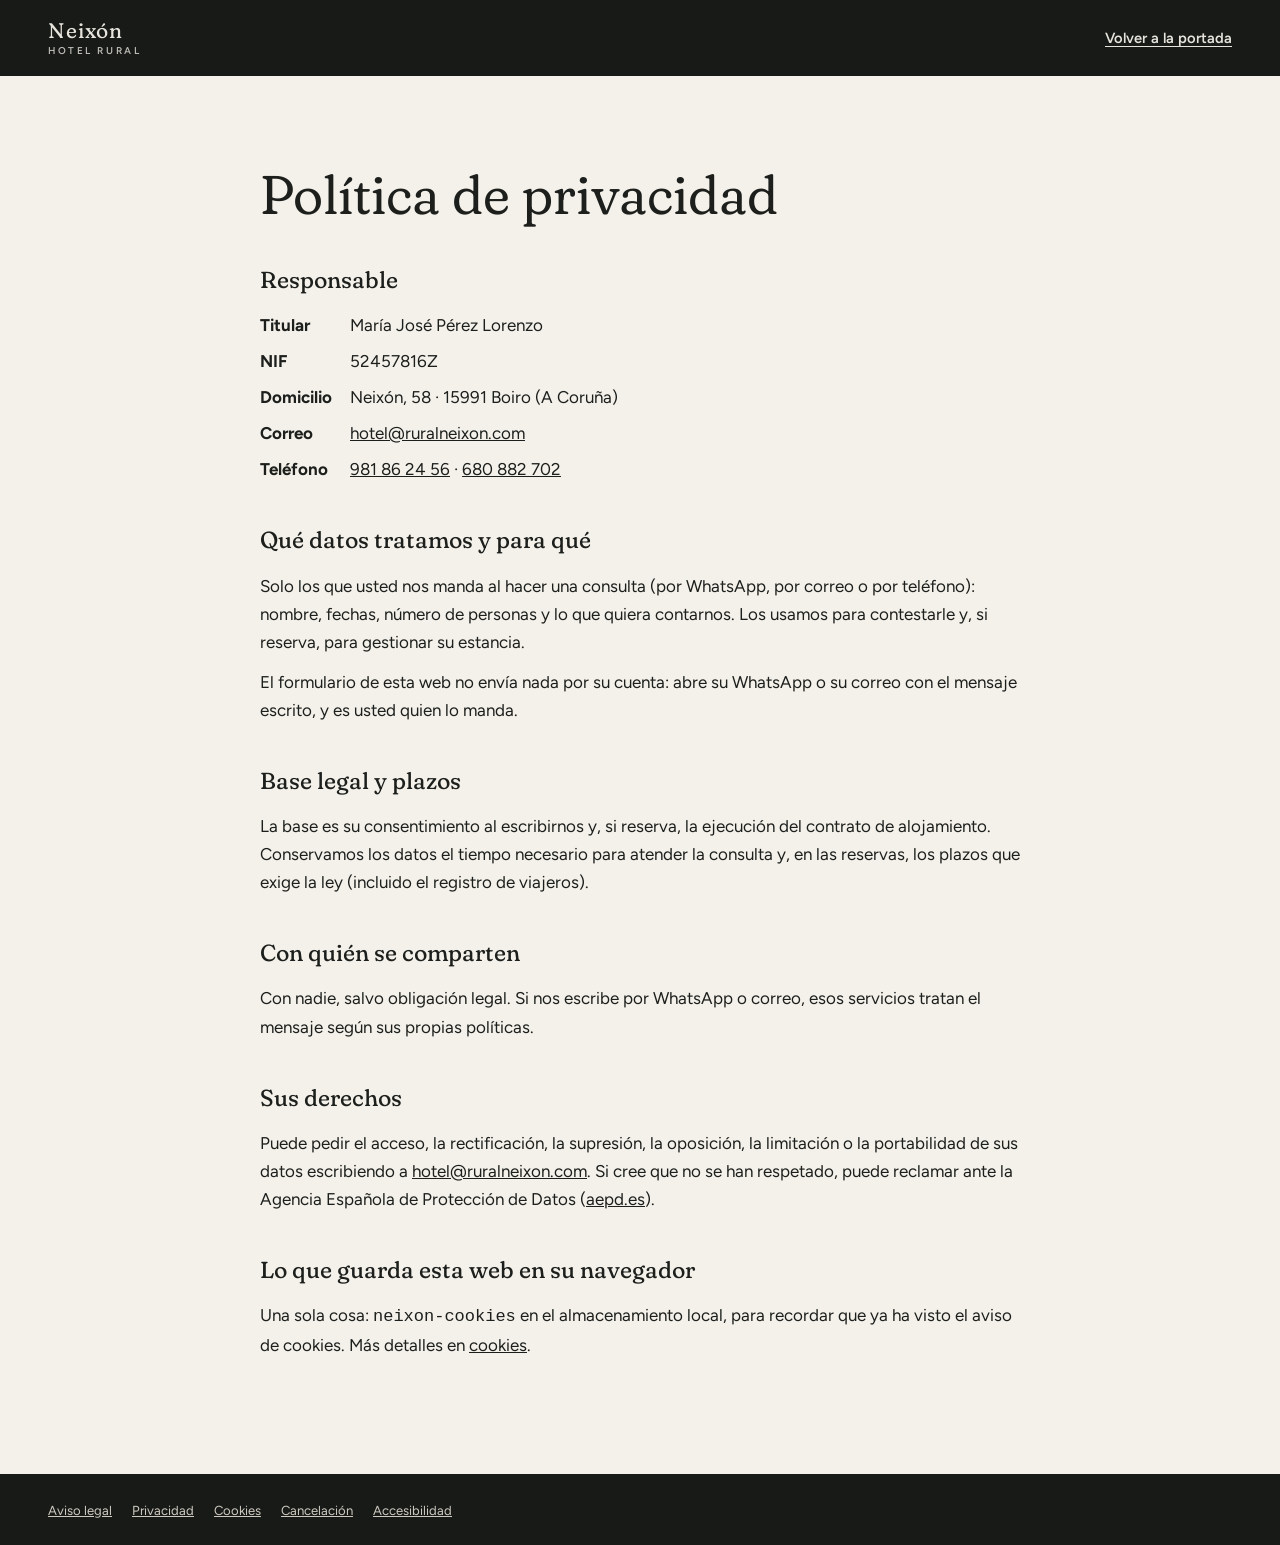
<file: privacidad.src.html>
<!DOCTYPE html>
<html lang="es">
<head>
<meta charset="utf-8">
<meta name="viewport" content="width=device-width, initial-scale=1">
<meta name="robots" content="noindex,nofollow">
<title>Política de privacidad · Neixón Hotel Rural</title>
<link rel="preconnect" href="https://fonts.googleapis.com">
<link rel="preconnect" href="https://fonts.gstatic.com" crossorigin>
<link rel="stylesheet" href="https://fonts.googleapis.com/css2?family=Fraunces:opsz,wght,SOFT@9..144,300..600,100&family=Figtree:wght@400;600;700&display=swap">
<link rel="stylesheet" href="css/estilos.css?v=83e02af7">
<link rel="stylesheet" href="css/legal.css?v=1df1e09c">
<link rel="icon" href="marca/favicon.svg" type="image/svg+xml">
</head>
<body>
<header class="legal-cab">
  <div class="env">
    <a href="index.html" aria-label="Neixón Hotel Rural, a la portada"><!--svg:marca/anillo.svg aria-hidden="true" focusable="false"--><span class="cab__nombre">Neixón<small>Hotel Rural</small></span></a>
    <a class="volver" href="index.html">Volver a la portada</a>
  </div>
</header>
<main class="legal">
  <div class="env">
    <h1>Política de privacidad</h1>

<h2>Responsable</h2>
<dl>
  <dt>Titular</dt><dd>María José Pérez Lorenzo</dd>
  <dt>NIF</dt><dd>52457816Z</dd>
  <dt>Domicilio</dt><dd>Neixón, 58 · 15991 Boiro (A Coruña)</dd>
  <dt>Correo</dt><dd><a href="mailto:hotel@ruralneixon.com">hotel@ruralneixon.com</a></dd>
  <dt>Teléfono</dt><dd><a href="tel:+34981862456">981 86 24 56</a> · <a href="tel:+34680882702">680 882 702</a></dd>
</dl>
<h2>Qué datos tratamos y para qué</h2>
<p>Solo los que usted nos manda al hacer una consulta (por WhatsApp, por correo o por teléfono): nombre, fechas, número de personas y lo que quiera contarnos. Los usamos para contestarle y, si reserva, para gestionar su estancia.</p>
<p>El formulario de esta web no envía nada por su cuenta: abre su WhatsApp o su correo con el mensaje escrito, y es usted quien lo manda.</p>
<h2>Base legal y plazos</h2>
<p>La base es su consentimiento al escribirnos y, si reserva, la ejecución del contrato de alojamiento. Conservamos los datos el tiempo necesario para atender la consulta y, en las reservas, los plazos que exige la ley (incluido el registro de viajeros).</p>
<h2>Con quién se comparten</h2>
<p>Con nadie, salvo obligación legal. Si nos escribe por WhatsApp o correo, esos servicios tratan el mensaje según sus propias políticas.</p>
<h2>Sus derechos</h2>
<p>Puede pedir el acceso, la rectificación, la supresión, la oposición, la limitación o la portabilidad de sus datos escribiendo a <a href="mailto:hotel@ruralneixon.com">hotel@ruralneixon.com</a>. Si cree que no se han respetado, puede reclamar ante la Agencia Española de Protección de Datos (<a href="https://www.aepd.es">aepd.es</a>).</p>
<h2>Lo que guarda esta web en su navegador</h2>
<p>Una sola cosa: <code>neixon-cookies</code> en el almacenamiento local, para recordar que ya ha visto el aviso de cookies. Más detalles en <a href="cookies.html">cookies</a>.</p>
  </div>
</main>
<footer class="legal-pie">
  <div class="env">
    <a href="aviso-legal.html">Aviso legal</a>
    <a href="privacidad.html">Privacidad</a>
    <a href="cookies.html">Cookies</a>
    <a href="cancelacion.html">Cancelación</a>
    <a href="accesibilidad.html">Accesibilidad</a>
  </div>
</footer>
</body>
</html>
</file>
<file: css/estilos.css>
/* ------------------------------------------------------------------
   Neixón · Hotel Rural · «El castro»
   El anillo de piedras del logo es el sistema: cortina, hero que se gira,
   muro de habitaciones con forma de piedra y pie que cierra el círculo.
   ------------------------------------------------------------------ */

:root {
  --granito: #171a17;        /* noche de piedra: fondos oscuros */
  --granito-2: #20241f;
  --granito-3: #2c312b;
  --piedra: #e7e4dd;         /* las piedras del logo */
  --piedra-2: #cfcac0;
  --piedra-tenue: #a9a59c;   /* texto secundario sobre granito (≥ 7:1) */
  --cal: #f4f1ea;            /* fondos claros */
  --papel: #ebe6dc;
  --tinta: #1c1f1c;
  --tinta-2: #4a5049;        /* texto secundario sobre cal (≥ 7:1) */
  --musgo: #3e5a3a;          /* acento sobre claro */
  --musgo-claro: #b4c7a3;    /* acento sobre oscuro */
  --ria: #2f4c58;
  --ria-claro: #d6e0e1;
  --teja: #b65a36;           /* solo el punto del hotel en el mapa */
  --linea: rgba(28, 31, 28, .14);
  --linea-clara: rgba(231, 228, 221, .18);

  --letra-tit: 'Fraunces', 'Iowan Old Style', Georgia, serif;
  --letra: 'Figtree', 'Segoe UI', system-ui, sans-serif;
  --ease: cubic-bezier(.22, .8, .2, 1);
  --cab: 72px;
  --barra: 64px;
  --gutter: clamp(16px, 4vw, 48px);
  --ancho: 1320px;
  --foco: var(--musgo);
  /* la forma de canto rodado: botones, foco y fichas */
  --canto: 30px 36px 32px 38px / 34px 28px 36px 30px;
}

*, *::before, *::after { box-sizing: border-box; }
html { -webkit-text-size-adjust: 100%; text-size-adjust: 100%; }
/* Lenis manda el scroll suave: sin scroll-behavior:smooth (lo frenaría) */
html.lenis, html.lenis body { height: auto; }
.lenis.lenis-smooth { scroll-behavior: auto !important; }
.lenis.lenis-stopped { overflow: hidden; }
body {
  margin: 0;
  background: var(--cal);
  color: var(--tinta);
  font: 400 1.0625rem/1.65 var(--letra);
  -webkit-font-smoothing: antialiased;
  text-rendering: optimizeLegibility;
}
img, svg, canvas { display: block; max-width: 100%; }
picture { display: contents; }
a { color: inherit; }
button { font: inherit; color: inherit; background: none; border: 0; padding: 0; cursor: pointer; }
h1, h2, h3, p, ul, ol, dl, dd, figure, blockquote { margin: 0; }
ul, ol { padding: 0; list-style: none; }
address { font-style: normal; }

.visualmente-oculto {
  position: absolute !important; width: 1px; height: 1px; padding: 0; margin: -1px;
  overflow: hidden; clip: rect(0 0 0 0); clip-path: inset(50%); white-space: nowrap; border: 0;
}
.saltar {
  position: fixed; left: 12px; top: -80px; z-index: 300;
  background: var(--tinta); color: var(--cal); padding: 12px 18px; border-radius: var(--canto);
  text-decoration: none; font-weight: 600;
}
.saltar:focus { top: 12px; }

/* foco del teclado: un canto rodado alrededor de lo enfocado */
:focus-visible {
  outline: 2px solid var(--foco);
  outline-offset: 4px;
  border-radius: 46% 54% 42% 58% / 58% 44% 56% 42%;
}
.btn:focus-visible, .filtro:focus-visible, input:focus-visible, select:focus-visible, textarea:focus-visible { border-radius: var(--canto); }
.hero, .cafe, .consulta, .pie, .cortina, .menu-movil, .barra, .mando { --foco: var(--musgo-claro); }

.env { width: min(100% - 2 * var(--gutter), var(--ancho)); margin-inline: auto; }

/* ============ tipografía ============ */
.tit, .hero__tit, .ficha__tit {
  font-family: var(--letra-tit);
  font-variation-settings: 'SOFT' 100;
  font-weight: 360;
  letter-spacing: -.015em;
  line-height: 1.04;
  text-wrap: balance;
}
.tit { font-size: clamp(2.05rem, 4.4vw, 3.9rem); }
.eti {
  font: 700 .74rem/1.2 var(--letra);
  letter-spacing: .18em;
  text-transform: uppercase;
  color: var(--musgo);
  margin-bottom: 18px;
}
.eti--claro { color: var(--musgo-claro); }
/* rótulos de lámina: «N.º 01 · Habitaciones» (la numeración sigue sola) */
main { counter-reset: lamina; }
.eti[data-lamina] { counter-increment: lamina; }
.eti[data-lamina]::before { content: 'N.º ' counter(lamina, decimal-leading-zero) ' · '; opacity: .72; }
.galeria .eti[data-lamina] { counter-increment: none; }
html.densidad-sobria .galeria .eti[data-lamina] { counter-increment: lamina; }

/* titulares partidos en palabras (solo con movimiento) */
.pal { display: inline-block; overflow: hidden; vertical-align: top; padding-bottom: .08em; margin-bottom: -.08em; white-space: nowrap; }
.pal > i { display: inline-block; font-style: inherit; }
html.con-movimiento [data-partir].es-partido .pal > i { transform: translateY(105%); transition: transform 1s var(--ease); transition-delay: calc(var(--n) * 55ms); }
html.con-movimiento [data-partir].es-partido.es-visto .pal > i { transform: none; }

/* entradas al hacer scroll: la transición va SOLO hacia el visible (si no,
   al encender «con-movimiento» lo ya visible se desdibujaría antes de entrar) */
html.con-movimiento [data-revela]:not(.es-visto) { opacity: 0; transform: translateY(28px); }
[data-revela].es-visto { transition: opacity .9s var(--ease), transform 1.1s var(--ease); transition-delay: calc(var(--d, 0) * 90ms); }

.enlace { text-decoration: underline; text-underline-offset: .2em; text-decoration-thickness: 1px; }
.enlace:hover { text-decoration-thickness: 2px; }

/* ============ botones: cantos rodados ============ */
.btn {
  display: inline-flex; align-items: center; justify-content: center; gap: 10px;
  min-height: 50px; padding: 0 26px;
  border-radius: var(--canto);
  background: var(--tinta); color: var(--cal);
  font: 700 .95rem/1 var(--letra); letter-spacing: .01em;
  text-decoration: none; border: 1.5px solid var(--tinta);
  transition: background .3s var(--ease), color .3s var(--ease), border-color .3s var(--ease), transform .3s var(--ease);
}
.btn:hover { background: var(--musgo); border-color: var(--musgo); }
.btn:active { transform: scale(.97); }
.btn--claro { background: var(--piedra); color: var(--tinta); border-color: var(--piedra); }
.btn--claro:hover { background: #fff; border-color: #fff; color: var(--tinta); }
.btn--linea { background: transparent; color: var(--tinta); }
.btn--linea:hover { background: var(--tinta); color: var(--cal); border-color: var(--tinta); }
.btn--linea-claro { background: transparent; color: var(--piedra); border-color: var(--linea-clara); }
.btn--linea-claro:hover { background: transparent; border-color: var(--piedra); }

/* ============ cortina ============ */
.cortina {
  position: fixed; inset: 0; z-index: 200;
  background: var(--cal); color: var(--granito);
  display: grid; place-items: center;
}
.cortina[hidden],
html.cortina-fuera .cortina,
html.cortina-fuera .cortina[hidden] { display: none; }
.cortina.es-muro { background: transparent; }
/* Si GSAP no ha llegado a los 2,6 s, la cortina se va sola por CSS */
html.js:not(.cortina-js) .cortina { animation: cortina-sola .6s ease 2.6s forwards; }
@keyframes cortina-sola { to { opacity: 0; visibility: hidden; } }
.cortina__lienzo { position: absolute; inset: 0; width: 100%; height: 100%; overflow: visible; }
.cortina__muro { fill: var(--cal); }
/* el logo de la cortina: una capa HTML (el vuelo hasta el dial va por GPU) */
.cortina__logo {
  position: absolute; left: 50%; top: 47%;
  width: min(58vw, 46svh, 380px); aspect-ratio: 1;
  transform: translate(-50%, -50%);
  color: var(--granito);
}
.cortina__logo svg { position: absolute; inset: 0; width: 100%; height: 100%; overflow: visible; }
/* la foto del dial viaja dentro del anillo (el JS la coloca con la geometría) */
.cortina__foto { position: absolute; border-radius: 50%; background: var(--granito-3) center / cover no-repeat; opacity: 0; }
/* primer pintado: un anillo fantasma que el JS va asentando piedra a piedra */
.cortina__anillo path { opacity: .14; }
html.cortina-fuera .cortina__anillo path, html:not(.cortina-js) .cortina__anillo path { opacity: .14; }
.cortina__texto { opacity: 0; }
.cortina__txt {
  position: absolute; left: 0; right: 0; bottom: max(8vh, 40px);
  text-align: center; font: 700 .72rem/1 var(--letra); letter-spacing: .5em; text-transform: uppercase;
  color: var(--tinta-2); opacity: 0;
}
html:not(.js) .cortina { display: none; }
@media (prefers-reduced-motion: reduce) { .cortina { display: none !important; } }

/* ============ cabecera ============ */
.cab {
  position: fixed; top: 0; left: 0; right: 0; z-index: 100;
  height: var(--cab);
  color: var(--piedra);
  transition: background .4s var(--ease), color .4s var(--ease), box-shadow .4s var(--ease);
}
.cab__env {
  height: 100%; width: min(100% - 2 * var(--gutter), var(--ancho)); margin-inline: auto;
  display: flex; align-items: center; gap: 28px;
}
.cab__logo { display: flex; align-items: center; gap: 12px; height: 46px; flex: none; text-decoration: none; }
.cab__marca { height: 100%; width: auto; aspect-ratio: 1; color: currentColor; }
.cab__nombre { font-family: var(--letra-tit); font-variation-settings: 'SOFT' 100; font-weight: 400; font-size: 1.32rem; line-height: 1; letter-spacing: .04em; }
.cab__nombre small { display: block; font: 600 .62rem/1 var(--letra); letter-spacing: .26em; text-transform: uppercase; margin-top: 5px; opacity: .8; }
.cab__nav { display: flex; gap: 26px; margin-left: auto; }
.cab__nav a { text-decoration: none; font-weight: 600; font-size: .92rem; position: relative; padding: 6px 0; }
.cab__nav a::after { content: ''; position: absolute; left: 0; right: 0; bottom: 0; height: 1.5px; background: currentColor; transform: scaleX(0); transform-origin: left; transition: transform .35s var(--ease); }
.cab__nav a:hover::after { transform: none; }
.cab__cta { min-height: 42px; padding: 0 18px; font-size: .88rem; }
.cab__menu { display: none; align-items: center; gap: 10px; min-height: 44px; padding: 0 4px; margin-left: auto; font-weight: 700; font-size: .9rem; }
.cab__menu-raya { width: 22px; height: 10px; border-top: 1.5px solid currentColor; border-bottom: 1.5px solid currentColor; transition: transform .3s var(--ease); }
/* al bajar: fondo de cal y tinta oscura */
.cab.sc { background: rgba(244, 241, 234, .94); color: var(--tinta); box-shadow: 0 1px 0 var(--linea); }
.cab.sc .cab__cta { background: var(--tinta); color: var(--cal); border-color: var(--tinta); }
/* sobre las secciones oscuras, la cabecera se vuelve granito */
.cab.sc.es-oscura { background: rgba(23, 26, 23, .94); color: var(--piedra); box-shadow: 0 1px 0 var(--linea-clara); }
.cab.sc.es-oscura .cab__cta { background: var(--piedra); color: var(--tinta); border-color: var(--piedra); }
body.menu .cab { background: transparent; color: var(--piedra); box-shadow: none; }

@media (max-width: 999px) {
  .cab__nav, .cab__cta { display: none; }
  .cab__menu { display: inline-flex; }
}
/* menú móvil: capa fija con altura explícita (nunca inset:0 dentro de algo con filtros) */
.menu-movil {
  position: fixed; top: 0; left: 0; width: 100%; height: 100dvh; z-index: 90;
  background: var(--granito); color: var(--piedra);
  display: flex; flex-direction: column; justify-content: center; gap: 28px;
  padding: calc(var(--cab) + 16px) var(--gutter) 32px;
  opacity: 0; visibility: hidden; transition: opacity .35s var(--ease), visibility 0s linear .35s;
}
body.menu .menu-movil { opacity: 1; visibility: visible; transition: opacity .35s var(--ease); }
.menu-movil nav { display: flex; flex-direction: column; gap: 4px; }
.menu-movil nav a { font-family: var(--letra-tit); font-variation-settings: 'SOFT' 100; font-weight: 360; font-size: clamp(1.9rem, 8vw, 2.6rem); line-height: 1.25; text-decoration: none; padding: 4px 0; }
.menu-movil__tel a { font-weight: 700; color: var(--musgo-claro); }
body.menu .cab__menu-raya { transform: scaleY(.2); }

/* ============ 1. hero ============ */
.hero {
  position: relative;
  background: var(--granito); color: var(--piedra);
  min-height: 100svh;
  padding: calc(var(--cab) + 32px) 0 72px;
  display: flex; align-items: center;
  overflow: clip;
}
.hero::before {
  /* luz rasante muy suave detrás del anillo */
  content: ''; position: absolute; inset: 0;
  background: radial-gradient(60% 70% at 72% 48%, rgba(180, 199, 163, .09), transparent 70%);
  pointer-events: none;
}
.hero__env {
  position: relative;
  width: min(100% - 2 * var(--gutter), var(--ancho)); margin-inline: auto;
  display: grid; grid-template-columns: minmax(0, 5fr) minmax(0, 6fr); gap: clamp(32px, 5vw, 80px);
  align-items: center;
}
.hero__tit { font-size: clamp(2.6rem, 5.4vw, 5.2rem); margin-bottom: 26px; }
.hero__entra { font-size: clamp(1.02rem, 1.3vw, 1.18rem); color: var(--piedra-2); max-width: 34em; margin-bottom: 32px; }
.hero__acc { display: flex; flex-wrap: wrap; gap: 12px; margin-bottom: 36px; }
.hero__dato { display: flex; align-items: center; gap: 10px; font-size: .86rem; color: var(--piedra-tenue); }
.hero__punto { width: 8px; height: 8px; border-radius: 50%; background: var(--piedra-tenue); flex: none; }
.hero__dato.es-abierto .hero__punto { background: var(--musgo-claro); box-shadow: 0 0 0 4px rgba(180, 199, 163, .18); }
.hero__coord {
  position: absolute; left: 0; right: 0; bottom: 22px;
  width: min(100% - 2 * var(--gutter), var(--ancho)); margin-inline: auto;
  font: 600 .72rem/1 var(--letra); letter-spacing: .22em; color: var(--piedra-tenue);
}

/* el dial: el anillo del logo alrededor de una ventana redonda */
.dial { justify-self: center; width: min(100%, 640px, calc(100svh - var(--cab) - 190px)); min-width: 260px; }
.dial__marco {
  position: relative; aspect-ratio: 1;
  --ri: 31.5%;               /* radio interior del anillo (lo mide main.js) */
  --cx: 50%; --cy: 50%;      /* centro del anillo en la caja */
}
.dial__ventana {
  position: absolute;
  left: calc(var(--cx) - var(--ri)); top: calc(var(--cy) - var(--ri));
  width: calc(var(--ri) * 2); aspect-ratio: 1;
  border-radius: 50%; overflow: hidden;
  background: var(--granito-3);
  transform: translateZ(0);
}
.dial__foto { position: absolute; inset: 0; width: 100%; height: 100%; object-fit: cover; opacity: 0; transition: opacity .9s var(--ease), transform 1.6s var(--ease); transform: scale(1.06); }
.dial__foto.es-actual { opacity: 1; transform: none; }
.dial__foto[data-vista="0"] { object-position: 40% 50%; }
.dial__anillo { position: absolute; inset: 0; width: 100%; height: 100%; color: var(--piedra); overflow: visible; will-change: transform; }
html.cortina-js:not(.cortina-fuera) .dial__anillo { visibility: hidden; }
.dial__agarre {
  position: absolute; inset: 0; border-radius: 50%;
  cursor: grab; touch-action: pan-y;
  /* el hueco del centro (la foto) también gira: todo el disco es agarre */
}
.dial__agarre:active { cursor: grabbing; }
.dial__agarre:focus-visible { outline-offset: -2px; border-radius: 50%; }
.dial__pie { display: flex; align-items: center; justify-content: center; gap: 18px; margin-top: 18px; }
.dial__nombre { min-width: 15ch; text-align: center; font-weight: 600; font-size: .95rem; }
.dial__num { color: var(--piedra-tenue); font-size: .78rem; letter-spacing: .12em; margin-right: 6px; }
.dial__flecha { width: 44px; height: 44px; display: grid; place-items: center; border-radius: 50%; border: 1px solid var(--linea-clara); transition: border-color .3s; }
.dial__flecha:hover { border-color: var(--piedra); }
.dial__flecha svg { width: 18px; height: 18px; fill: none; stroke: currentColor; stroke-width: 1.8; }
.dial__ayuda { margin-top: 8px; text-align: center; font-size: .78rem; color: var(--piedra-tenue); }

@media (max-width: 899px) {
  .hero { padding-top: calc(var(--cab) + 12px); padding-bottom: 64px; align-items: flex-start; }
  .hero__env { grid-template-columns: 1fr; gap: 28px; }
  .dial { order: -1; width: min(100%, 440px, 52svh); }
  .hero__tit { font-size: clamp(2.3rem, 9.4vw, 3.4rem); }
  .hero__entra { margin-bottom: 24px; }
  .hero__acc { margin-bottom: 24px; }
  .dial__ayuda { display: none; }
  .hero__coord { bottom: 18px; }
}

/* ============ 2. la casa ============ */
.casa { position: relative; padding: clamp(80px, 11vw, 150px) 0; display: grid; }
.casa > .env { display: grid; grid-template-columns: minmax(0, 5fr) minmax(0, 7fr); gap: clamp(28px, 5vw, 90px); }
.casa__lead { font-size: clamp(1.15rem, 1.6vw, 1.42rem); line-height: 1.55; margin-bottom: 44px; max-width: 34em; }
.cifras { display: grid; grid-template-columns: repeat(3, minmax(0, 1fr)); gap: 18px; margin-bottom: 44px; }
.cifras li { border-top: 1px solid var(--linea); padding-top: 16px; }
.cifras__n { display: block; font-family: var(--letra-tit); font-variation-settings: 'SOFT' 100; font-weight: 320; font-size: clamp(3rem, 6vw, 5rem); line-height: 1; color: var(--musgo); margin-bottom: 6px; }
.cifras span { font-size: .92rem; color: var(--tinta-2); }
.servicios { display: grid; grid-template-columns: repeat(2, minmax(0, 1fr)); gap: 10px 28px; }
.servicios li { position: relative; padding-left: 22px; font-size: .96rem; }
.servicios li::before { content: ''; position: absolute; left: 0; top: .55em; width: 10px; height: 8px; background: var(--musgo); border-radius: 55% 45% 52% 48% / 60% 50% 50% 40%; }
.casa__foto { display: none; }
@media (max-width: 899px) {
  .casa > .env { grid-template-columns: 1fr; }
  .cifras { gap: 10px; }
  .servicios { grid-template-columns: 1fr; }
}

/* hilera: una fila de piedras del anillo como separador (la monta main.js) */
.hilera { height: 34px; width: min(100% - 2 * var(--gutter), var(--ancho)); margin: 0 auto; color: var(--piedra-2); }
.hilera svg { width: 100%; height: 100%; overflow: visible; }
html.densidad-sobria .hilera { height: 1px; background: var(--linea); }
html.densidad-sobria .hilera svg { display: none; }

/* ============ 3. habitaciones ============ */
.habs { padding: clamp(80px, 10vw, 140px) 0 clamp(70px, 9vw, 120px); }
.habs__cab { max-width: 760px; margin-bottom: 34px; }
.habs__cab .tit { margin-bottom: 18px; }
.habs__lead { color: var(--tinta-2); font-size: 1.05rem; max-width: 36em; }
.filtros { display: flex; flex-wrap: wrap; gap: 8px; margin-bottom: 38px; }
.filtro {
  min-height: 44px; padding: 0 16px; border-radius: var(--canto);
  border: 1px solid var(--linea); font-weight: 600; font-size: .9rem;
  display: inline-flex; align-items: center; gap: 8px;
  transition: background .3s var(--ease), color .3s var(--ease), border-color .3s var(--ease);
}
.filtro span { font-size: .78rem; color: var(--tinta-2); }
.filtro:hover { border-color: var(--tinta); }
.filtro[aria-pressed="true"] { background: var(--tinta); color: var(--cal); border-color: var(--tinta); }
.filtro[aria-pressed="true"] span { color: var(--piedra-2); }

.muro {
  display: grid; grid-template-columns: repeat(12, minmax(0, 1fr));
  gap: clamp(22px, 2.6vw, 40px) clamp(18px, 2vw, 30px);
  align-items: start;
}
.muro__p { grid-column: span 3; transition: opacity .5s var(--ease), filter .5s var(--ease); }
.muro__p:nth-child(1) { grid-column: span 5; }
.muro__p:nth-child(2) { grid-column: span 4; margin-top: 44px; }
.muro__p:nth-child(3) { grid-column: span 3; margin-top: 12px; }
.muro__p:nth-child(4) { grid-column: span 3; }
.muro__p:nth-child(5) { grid-column: span 4; margin-top: 30px; }
.muro__p:nth-child(6) { grid-column: span 5; margin-top: -26px; }
.muro__p:nth-child(7), .muro__p:nth-child(8), .muro__p:nth-child(9), .muro__p:nth-child(10) { grid-column: span 3; }
.muro__p:nth-child(8) { margin-top: 26px; }
.muro__p:nth-child(10) { margin-top: 18px; }
.muro__p.es-fuera { opacity: .22; filter: grayscale(1); }
.muro__btn { display: block; width: 100%; text-align: left; }
.muro__foto {
  display: block; position: relative; aspect-ratio: 4 / 3; overflow: hidden;
  background: var(--papel);
  border-radius: 38% 44% 40% 46% / 44% 38% 46% 40%;   /* respaldo hasta que castro.js pone la piedra */
}
.muro__p--g .muro__foto { aspect-ratio: 5 / 4; }
.muro__foto.es-piedra { border-radius: 0; }
.muro__foto img { width: 100%; height: 100%; object-fit: cover; transition: transform 1.2s var(--ease); }
.muro__btn:hover .muro__foto img, .muro__btn:focus-visible .muro__foto img { transform: scale(1.05); }
.muro__btn:focus-visible { outline-offset: 8px; border-radius: 40px; }
.muro__num { display: block; margin-top: 16px; font: 700 .72rem/1 var(--letra); letter-spacing: .16em; color: var(--musgo); }
.muro__nom { display: block; font-family: var(--letra-tit); font-variation-settings: 'SOFT' 100; font-weight: 400; font-size: clamp(1.35rem, 1.9vw, 1.75rem); line-height: 1.15; margin: 6px 0 4px; }
.muro__res { display: block; color: var(--tinta-2); font-size: .92rem; }
.habs__nota { margin-top: 46px; color: var(--tinta-2); font-size: .94rem; max-width: 52em; }

@media (max-width: 1099px) {
  .muro { grid-template-columns: repeat(2, minmax(0, 1fr)); }
  .muro__p, .muro__p:nth-child(n) { grid-column: span 1; margin-top: 0; }
  .muro__p:nth-child(even) { margin-top: 40px; }
}
@media (max-width: 699px) {
  /* carril horizontal: desliza con el dedo */
  .muro {
    display: flex; gap: 16px; overflow-x: auto; overscroll-behavior-x: contain;
    scroll-snap-type: x mandatory; scroll-padding-inline: var(--gutter);
    margin-inline: calc(-1 * var(--gutter)); padding: 4px var(--gutter) 18px;
    scrollbar-width: none;
  }
  .muro::-webkit-scrollbar { display: none; }
  .muro__p, .muro__p:nth-child(n) { flex: 0 0 78%; scroll-snap-align: start; margin-top: 0; }
  .muro__p.es-fuera { display: none; }
}

/* tabla (solo «Sobria») */
.tabla-habs { display: none; margin-top: 56px; overflow-x: auto; }
html.densidad-sobria .tabla-habs { display: block; }
.tabla-habs table { width: 100%; border-collapse: collapse; font-size: .95rem; min-width: 640px; }
.tabla-habs caption { text-align: left; font-family: var(--letra-tit); font-variation-settings: 'SOFT' 100; font-size: 1.5rem; margin-bottom: 14px; }
.tabla-habs th, .tabla-habs td { text-align: left; padding: 12px 14px 12px 0; border-bottom: 1px solid var(--linea); vertical-align: top; }
.tabla-habs thead th { font-size: .74rem; letter-spacing: .14em; text-transform: uppercase; color: var(--tinta-2); }

/* la ficha */
.ficha {
  width: min(100% - 32px, 1000px); max-height: min(92svh, 760px);
  padding: 0; border: 0; border-radius: 28px;
  background: var(--cal); color: var(--tinta);
  box-shadow: 0 40px 90px -30px rgba(0, 0, 0, .55);
  overflow: hidden;
}
.ficha::backdrop { background: rgba(23, 26, 23, .72); }
.ficha[open] { animation: ficha-entra .45s var(--ease); }
@keyframes ficha-entra { from { opacity: 0; transform: translateY(24px) scale(.98); } }
.ficha__caja { display: grid; grid-template-columns: minmax(0, 1.1fr) minmax(0, 1fr); max-height: inherit; }
.ficha__fotos { display: grid; gap: 6px; background: var(--granito); overflow-y: auto; }
.ficha__fotos img { width: 100%; height: 100%; object-fit: cover; min-height: 220px; }
.ficha__texto { padding: clamp(24px, 4vw, 44px); overflow-y: auto; }
.ficha__tit { font-size: clamp(2rem, 3.4vw, 2.8rem); margin-bottom: 16px; }
.ficha-datos__lead { font-size: 1.08rem; margin-bottom: 22px; }
.ficha dl { display: grid; grid-template-columns: max-content 1fr; gap: 10px 18px; margin-bottom: 28px; font-size: .95rem; }
.ficha dt { font-weight: 700; font-size: .74rem; letter-spacing: .14em; text-transform: uppercase; color: var(--tinta-2); padding-top: .2em; }
.ficha #ficha-cuerpo img { display: none; }
.ficha__cerrar {
  position: absolute; top: 14px; right: 14px; z-index: 2;
  width: 44px; height: 44px; border-radius: 50%; display: grid; place-items: center;
  background: var(--cal); box-shadow: 0 4px 14px rgba(0, 0, 0, .18);
}
.ficha__cerrar svg { width: 18px; height: 18px; fill: none; stroke: currentColor; stroke-width: 1.8; }
@media (max-width: 699px) {
  .ficha { width: 100%; max-width: 100%; height: 100svh; max-height: 100svh; margin: 0; border-radius: 0; }
  .ficha__caja { grid-template-columns: 1fr; overflow-y: auto; height: 100%; }
  .ficha__fotos { overflow: visible; grid-auto-flow: column; grid-auto-columns: 86%; overflow-x: auto; scroll-snap-type: x mandatory; }
  .ficha__fotos img { aspect-ratio: 4 / 3; height: auto; min-height: 0; scroll-snap-align: start; }
  .ficha__texto { overflow: visible; }
}

/* ============ 4. bungalows ============ */
.bung { padding: clamp(70px, 10vw, 140px) 0; background: var(--papel); }
.bung__env { display: grid; grid-template-columns: minmax(0, 7fr) minmax(0, 5fr); grid-template-rows: auto auto; gap: clamp(24px, 4vw, 64px); align-items: center; }
.bung__foto { position: relative; overflow: hidden; border-radius: 40% 48% 44% 50% / 46% 40% 48% 42%; }
.bung__foto img { width: 100%; height: 100%; object-fit: cover; }
.bung__foto--a { grid-row: 1 / span 2; aspect-ratio: 5 / 4; }
.bung__foto--b { width: 62%; aspect-ratio: 3 / 4; justify-self: end; margin-top: -40px; }
.bung__texto .tit { margin-bottom: 20px; }
.bung__texto > p { color: var(--tinta-2); margin-bottom: 26px; max-width: 32em; }
.cita { border-left: 2px solid var(--musgo); padding: 2px 0 2px 20px; margin: 0 0 30px; }
.cita p { font-family: var(--letra-tit); font-variation-settings: 'SOFT' 100; font-style: italic; font-size: 1.22rem; line-height: 1.45; margin-bottom: 8px; }
.cita footer { font-size: .85rem; color: var(--tinta-2); }
.bung__acc { display: flex; flex-wrap: wrap; gap: 10px; }
html.densidad-sobria .bung__foto, html.densidad-sobria .muro__foto, html.densidad-sobria .cafe__foto { border-radius: 6px; }
/* en la «Sobria» la piedra solo queda en la cortina, el dial y el pie: las fotos, rectas */
html.densidad-sobria .muro__foto.es-piedra { clip-path: none !important; border-radius: 6px; }
@media (max-width: 899px) {
  .bung__env { grid-template-columns: 1fr; }
  .bung__foto--a { grid-row: auto; }
  .bung__foto--b { display: none; }
}

/* ============ 5. cafetería ============ */
.cafe { background: var(--granito); color: var(--piedra); padding: clamp(80px, 11vw, 150px) 0; overflow: clip; }
.cafe__env { display: grid; grid-template-columns: minmax(0, 5fr) minmax(0, 7fr); grid-template-rows: auto auto; gap: clamp(24px, 4vw, 60px); align-items: end; }
.cafe__texto { grid-row: 1 / span 2; align-self: center; }
.cafe__texto .tit { margin-bottom: 22px; }
.cafe__texto > p { color: var(--piedra-2); max-width: 32em; margin-bottom: 18px; }
.cafe__nota { font-family: var(--letra-tit); font-variation-settings: 'SOFT' 100; font-style: italic; color: var(--musgo-claro) !important; }
.cafe__foto { overflow: hidden; border-radius: 44% 40% 48% 42% / 40% 46% 42% 48%; }
.cafe__foto img { width: 100%; height: 100%; object-fit: cover; }
.cafe__foto--a { aspect-ratio: 3 / 2; }
.cafe__foto--b { width: 46%; aspect-ratio: 1; justify-self: start; margin-top: -90px; margin-left: -8%; position: relative; box-shadow: 0 0 0 10px var(--granito); }
@media (max-width: 899px) {
  .cafe__env { grid-template-columns: 1fr; }
  .cafe__texto { grid-row: auto; }
  .cafe__foto--b { margin-left: 0; margin-top: -60px; width: 50%; justify-self: end; }
}

/* ============ 6. el Barbanza ============ */
.entorno { padding: clamp(80px, 10vw, 140px) 0; }
.entorno__cab { max-width: 760px; margin-bottom: 40px; }
.entorno__cab .tit { margin-bottom: 18px; }
.entorno__lead { color: var(--tinta-2); max-width: 38em; }
.entorno__cuerpo { display: grid; grid-template-columns: minmax(0, 7fr) minmax(0, 5fr); gap: clamp(24px, 4vw, 56px); align-items: start; }
/* la lámina se queda fija mientras se lee la lista (que es más alta que ella) */
.lamina {
  position: sticky; top: calc(var(--cab) + 24px);
  aspect-ratio: 3 / 2.1; max-height: calc(100svh - var(--cab) - 48px);
  background: var(--ria-claro); border-radius: 28px; overflow: hidden;
}
.lamina__lienzo { position: absolute; inset: 0; width: 100%; height: 100%; }
.lamina__fuente { position: absolute; right: 14px; bottom: 10px; font-size: .7rem; color: var(--tinta-2); background: rgba(244, 241, 234, .8); padding: 2px 8px; border-radius: 10px; }
.filtros--lugares { margin-bottom: 18px; }
.lugares__lista { counter-reset: lugar; }
.lugar {
  display: grid; grid-template-columns: 30px minmax(0, 1fr) auto; gap: 4px 12px; align-items: baseline;
  padding: 12px 6px; border-bottom: 1px solid var(--linea);
  transition: background .3s var(--ease);
  border-radius: 10px;
}
.lugar.es-fuera { display: none; }
.lugar.es-activo, .lugar:hover { background: rgba(62, 90, 58, .08); }
.lugar__n { font: 700 .72rem/1 var(--letra); color: var(--musgo); letter-spacing: .08em; }
.lugar__nom { font-weight: 600; }
.lugar__gl { display: block; font-size: .8rem; color: var(--tinta-2); font-weight: 400; }
.lugar__dist { text-align: right; font-size: .88rem; white-space: nowrap; }
.lugar__dist small { display: block; color: var(--tinta-2); font-size: .76rem; }
.lugar button { all: unset; display: contents; cursor: pointer; }
.lugares__sin-js { color: var(--tinta-2); }
@media (max-width: 899px) {
  .entorno__cuerpo { grid-template-columns: 1fr; }
  /* en el móvil va arriba, pegada bajo la cabecera, y la lista pasa por debajo */
  .lamina {
    top: calc(var(--cab) + 8px); z-index: 2;
    aspect-ratio: 4 / 3.2; max-height: 38svh;
    box-shadow: 0 0 0 8px var(--cal), 0 18px 24px -14px rgba(28, 31, 28, .35);
  }
}

/* ============ 7. opiniones ============ */
.opi { padding: clamp(80px, 10vw, 140px) 0; }
.opi .tit { max-width: 18ch; margin-bottom: 18px; font-style: italic; }
.opi__fuente { color: var(--tinta-2); margin-bottom: 44px; }
.opi__lista { display: grid; grid-template-columns: repeat(2, minmax(0, 1fr)); gap: 22px; }
.opi__item { background: var(--papel); border-radius: 30px 36px 32px 38px / 34px 28px 36px 30px; padding: clamp(22px, 3vw, 34px); display: flex; flex-direction: column; justify-content: space-between; gap: 18px; }
.opi__item blockquote p { font-size: 1.06rem; line-height: 1.6; }
.opi__quien { font-weight: 700; font-size: .84rem; color: var(--musgo); letter-spacing: .04em; }
.opi__ver { margin-top: 28px; }
@media (max-width: 699px) { .opi__lista { grid-template-columns: 1fr; } }

/* ============ 8. consulta ============ */
.consulta { background: var(--granito); color: var(--piedra); padding: clamp(80px, 10vw, 140px) 0; }
.consulta__env { display: grid; grid-template-columns: minmax(0, 5fr) minmax(0, 6fr); gap: clamp(32px, 5vw, 90px); align-items: start; }
.consulta__texto .tit { margin-bottom: 22px; }
.consulta__texto > p { color: var(--piedra-2); margin-bottom: 30px; max-width: 32em; }
.consulta__vias li { padding: 12px 0; border-top: 1px solid var(--linea-clara); display: flex; flex-wrap: wrap; gap: 4px 14px; align-items: baseline; }
.consulta__vias a { font-family: var(--letra-tit); font-variation-settings: 'SOFT' 100; font-size: 1.45rem; text-decoration: none; }
.consulta__vias a:hover { color: var(--musgo-claro); }
.consulta__vias span { font-size: .84rem; color: var(--piedra-tenue); }
.form { background: var(--granito-2); border: 1px solid var(--linea-clara); border-radius: 30px; padding: clamp(22px, 3.4vw, 40px); display: grid; gap: 16px; }
.form__fila { display: grid; grid-template-columns: 1fr 1fr; gap: 14px; }
.campo { display: grid; gap: 6px; }
.campo label { font-weight: 700; font-size: .82rem; letter-spacing: .04em; }
.campo__opc { font-weight: 400; color: var(--piedra-tenue); }
.campo input, .campo select, .campo textarea {
  width: 100%; min-height: 50px; padding: 12px 14px;
  font: 400 16px/1.4 var(--letra);         /* nunca < 16 px: iOS no hace zoom */
  color: var(--tinta); background: var(--piedra);
  border: 1.5px solid transparent; border-radius: 14px;
  appearance: none; -webkit-appearance: none;
}
.campo select { background-image: linear-gradient(45deg, transparent 50%, var(--tinta) 50%), linear-gradient(135deg, var(--tinta) 50%, transparent 50%); background-position: calc(100% - 20px) 55%, calc(100% - 14px) 55%; background-size: 6px 6px; background-repeat: no-repeat; padding-right: 36px; }
.campo textarea { min-height: 92px; resize: vertical; }
.campo [aria-invalid="true"] { border-color: #e7a28a; }
.form__error { color: #f0b9a6; font-weight: 600; font-size: .92rem; }
.form__error[hidden] { display: none; }
.form__acc { display: flex; flex-wrap: wrap; gap: 10px; margin-top: 6px; }
.form__legal { font-size: .8rem; color: var(--piedra-tenue); }
.form__legal a { color: var(--piedra-2); }
@media (max-width: 899px) { .consulta__env { grid-template-columns: 1fr; } }
@media (max-width: 420px) { .form__fila { grid-template-columns: 1fr; } }

/* ============ 9. cómo llegar ============ */
.llegar { padding: clamp(80px, 10vw, 140px) 0; }
.llegar__env { display: grid; grid-template-columns: minmax(0, 5fr) minmax(0, 6fr); gap: clamp(28px, 5vw, 80px); align-items: start; }
.llegar__texto .tit { margin-bottom: 14px; }
.llegar address { color: var(--tinta-2); margin-bottom: 26px; }
.rutas li { display: grid; grid-template-columns: 1fr auto; gap: 2px 14px; padding: 12px 0; border-top: 1px solid var(--linea); }
.rutas b { font-weight: 700; }
.rutas span { text-align: right; white-space: nowrap; }
.rutas small { grid-column: 1 / -1; color: var(--tinta-2); font-size: .84rem; }
.llegar__nota { margin-top: 20px; color: var(--tinta-2); }
.mapa { position: relative; aspect-ratio: 4 / 3; border-radius: 28px; overflow: hidden; background: var(--papel); }
.mapa iframe { position: absolute; inset: 0; width: 100%; height: 100%; border: 0; }
.mapa__consent { position: absolute; inset: 0; display: flex; flex-direction: column; align-items: center; justify-content: center; gap: 16px; padding: 24px; text-align: center; color: var(--tinta-2); }
@media (max-width: 899px) { .llegar__env { grid-template-columns: 1fr; } }

/* ============ galería (solo «Sobria») ============ */
.galeria { display: none; padding: clamp(70px, 9vw, 120px) 0; background: var(--papel); }
html.densidad-sobria .galeria { display: block; }
.galeria .tit { margin-bottom: 32px; }
.galeria__rej { display: grid; grid-template-columns: repeat(4, minmax(0, 1fr)); gap: 10px; }
.galeria__rej li { aspect-ratio: 1; overflow: hidden; border-radius: 6px; }
.galeria__rej img { width: 100%; height: 100%; object-fit: cover; }
@media (max-width: 699px) { .galeria__rej { grid-template-columns: repeat(2, minmax(0, 1fr)); } }

/* ============ pie: el anillo se cierra ============ */
.pie { background: var(--granito); color: var(--piedra); padding: clamp(70px, 9vw, 120px) 0 calc(40px + env(safe-area-inset-bottom)); }
.pie__env { display: grid; grid-template-columns: minmax(0, 5fr) minmax(0, 7fr); gap: 40px clamp(28px, 5vw, 80px); align-items: center; }
.pie__anillo { position: relative; width: min(100%, 420px); justify-self: center; }
.pie__logo { width: 100%; height: auto; color: var(--piedra); overflow: visible; }
/* el botón es la piedra que falta: va en la abertura de abajo del anillo */
.pie__cierre {
  position: absolute; left: 50%; top: var(--hueco-y, 88%);
  transform: translate(-50%, -50%);
  display: inline-flex; align-items: center; justify-content: center;
  min-height: 48px; padding: 0 22px; white-space: nowrap;
  border-radius: var(--canto);
  background: var(--musgo-claro); color: var(--tinta);
  font-weight: 800; font-size: .92rem; text-decoration: none;
  transition: background .3s var(--ease);
}
.pie__cierre:hover { background: var(--piedra); }
.pie__datos { display: grid; gap: 6px; }
.pie__nombre { font-family: var(--letra-tit); font-variation-settings: 'SOFT' 100; font-size: 1.8rem; margin-bottom: 6px; }
.pie__datos a { text-decoration: none; }
.pie__datos a:hover { text-decoration: underline; }
.pie__horas { color: var(--piedra-tenue); font-size: .9rem; margin-top: 8px; }
.pie__legal { grid-column: 1 / -1; display: flex; flex-wrap: wrap; gap: 6px 22px; padding-top: 26px; border-top: 1px solid var(--linea-clara); font-size: .88rem; }
.pie__legal a, .pie__legal button { color: var(--piedra-2); text-decoration: none; min-height: 32px; display: inline-flex; align-items: center; }
.pie__legal a:hover, .pie__legal button:hover { color: var(--piedra); text-decoration: underline; }
.pie__ue, .pie__copy { grid-column: 1 / -1; font-size: .76rem; color: var(--piedra-tenue); max-width: 80em; }
@media (max-width: 899px) { .pie__env { grid-template-columns: 1fr; } .pie__anillo { width: min(78%, 360px); } }

/* ============ barra fija en el móvil ============ */
.barra {
  position: fixed; left: 0; right: 0; bottom: 0; z-index: 80;
  display: none; gap: 8px; padding: 10px 12px calc(10px + env(safe-area-inset-bottom));
  background: rgba(23, 26, 23, .96); box-shadow: 0 -1px 0 var(--linea-clara);
  transform: translateY(110%); transition: transform .45s var(--ease);
}
.barra .btn { flex: 1; min-height: 44px; padding: 0 12px; }
.barra.es-visible { transform: none; }
@media (max-width: 999px) { .barra { display: flex; } }

/* ============ cookies ============ */
.cookies {
  position: fixed; left: 16px; right: 16px; bottom: 16px; z-index: 120;
  max-width: 540px; padding: 18px; gap: 14px; flex-direction: column;
  background: var(--cal); color: var(--tinta); border-radius: 22px;
  box-shadow: 0 24px 50px -20px rgba(0, 0, 0, .45), 0 0 0 1px var(--linea);
  font-size: .92rem;
}
.cookies:not([hidden]) { display: flex; }
.cookies__acc { display: flex; flex-wrap: wrap; gap: 10px; }
.cookies .btn { min-height: 44px; }

/* ============ MANDO DE MAQUETA (solo ?revision) ============ */
.mando { position: fixed; left: 16px; bottom: 16px; z-index: 110; display: flex; align-items: center; gap: 4px; background: var(--tinta); color: var(--cal); padding: 6px; border-radius: 16px; font: 700 .72rem/1 var(--letra); letter-spacing: .1em; text-transform: uppercase; box-shadow: 0 10px 30px -10px rgba(0, 0, 0, .5); transition: bottom .45s var(--ease); }
.mando[hidden] { display: none; }
.mando__eti { padding: 0 8px; color: var(--piedra-tenue); }
.mando button { min-height: 36px; padding: 0 12px; border-radius: 10px; }
.mando button[aria-pressed="true"] { background: var(--cal); color: var(--tinta); }
html.con-barra .mando { bottom: calc(var(--barra) + 12px + env(safe-area-inset-bottom)); }

/* ============ movimiento reducido ============ */
@media (prefers-reduced-motion: reduce) {
  *, *::before, *::after { transition-duration: .01ms !important; animation-duration: .01ms !important; }
  .dial__foto { transform: none; }
}
</file>
<file: css/legal.css>
/* páginas legales: texto largo, sin cortina ni movimiento */
.legal-cab { background: var(--granito); color: var(--piedra); }
.legal-cab .env { display: flex; align-items: center; justify-content: space-between; gap: 20px; min-height: 76px; }
.legal-cab a { text-decoration: none; display: flex; align-items: center; gap: 12px; }
.legal-cab svg { width: 44px; height: 44px; }
.legal-cab .volver { font-weight: 600; font-size: .92rem; text-decoration: underline; text-underline-offset: .2em; }
.legal { padding: clamp(48px, 7vw, 90px) 0 clamp(60px, 8vw, 110px); }
.legal .env { max-width: 760px; }
.legal h1 { font-family: var(--letra-tit); font-variation-settings: 'SOFT' 100; font-weight: 360; font-size: clamp(2.2rem, 5vw, 3.4rem); line-height: 1.05; margin-bottom: 28px; }
.legal h2 { font-family: var(--letra-tit); font-variation-settings: 'SOFT' 100; font-weight: 420; font-size: 1.45rem; margin: 38px 0 12px; }
.legal p, .legal li { margin-bottom: 12px; color: var(--tinta); }
.legal ul { list-style: disc; padding-left: 1.3em; }
.legal dl { display: grid; grid-template-columns: max-content 1fr; gap: 8px 18px; }
.legal dt { font-weight: 700; }
.legal .aviso { background: var(--papel); border-left: 3px solid var(--teja); padding: 14px 18px; border-radius: 0 14px 14px 0; }
.legal-pie { background: var(--granito); color: var(--piedra-tenue); font-size: .82rem; padding: 26px 0; }
.legal-pie .env { display: flex; flex-wrap: wrap; gap: 8px 20px; }
.legal-pie a { color: var(--piedra-2); }
</file>
